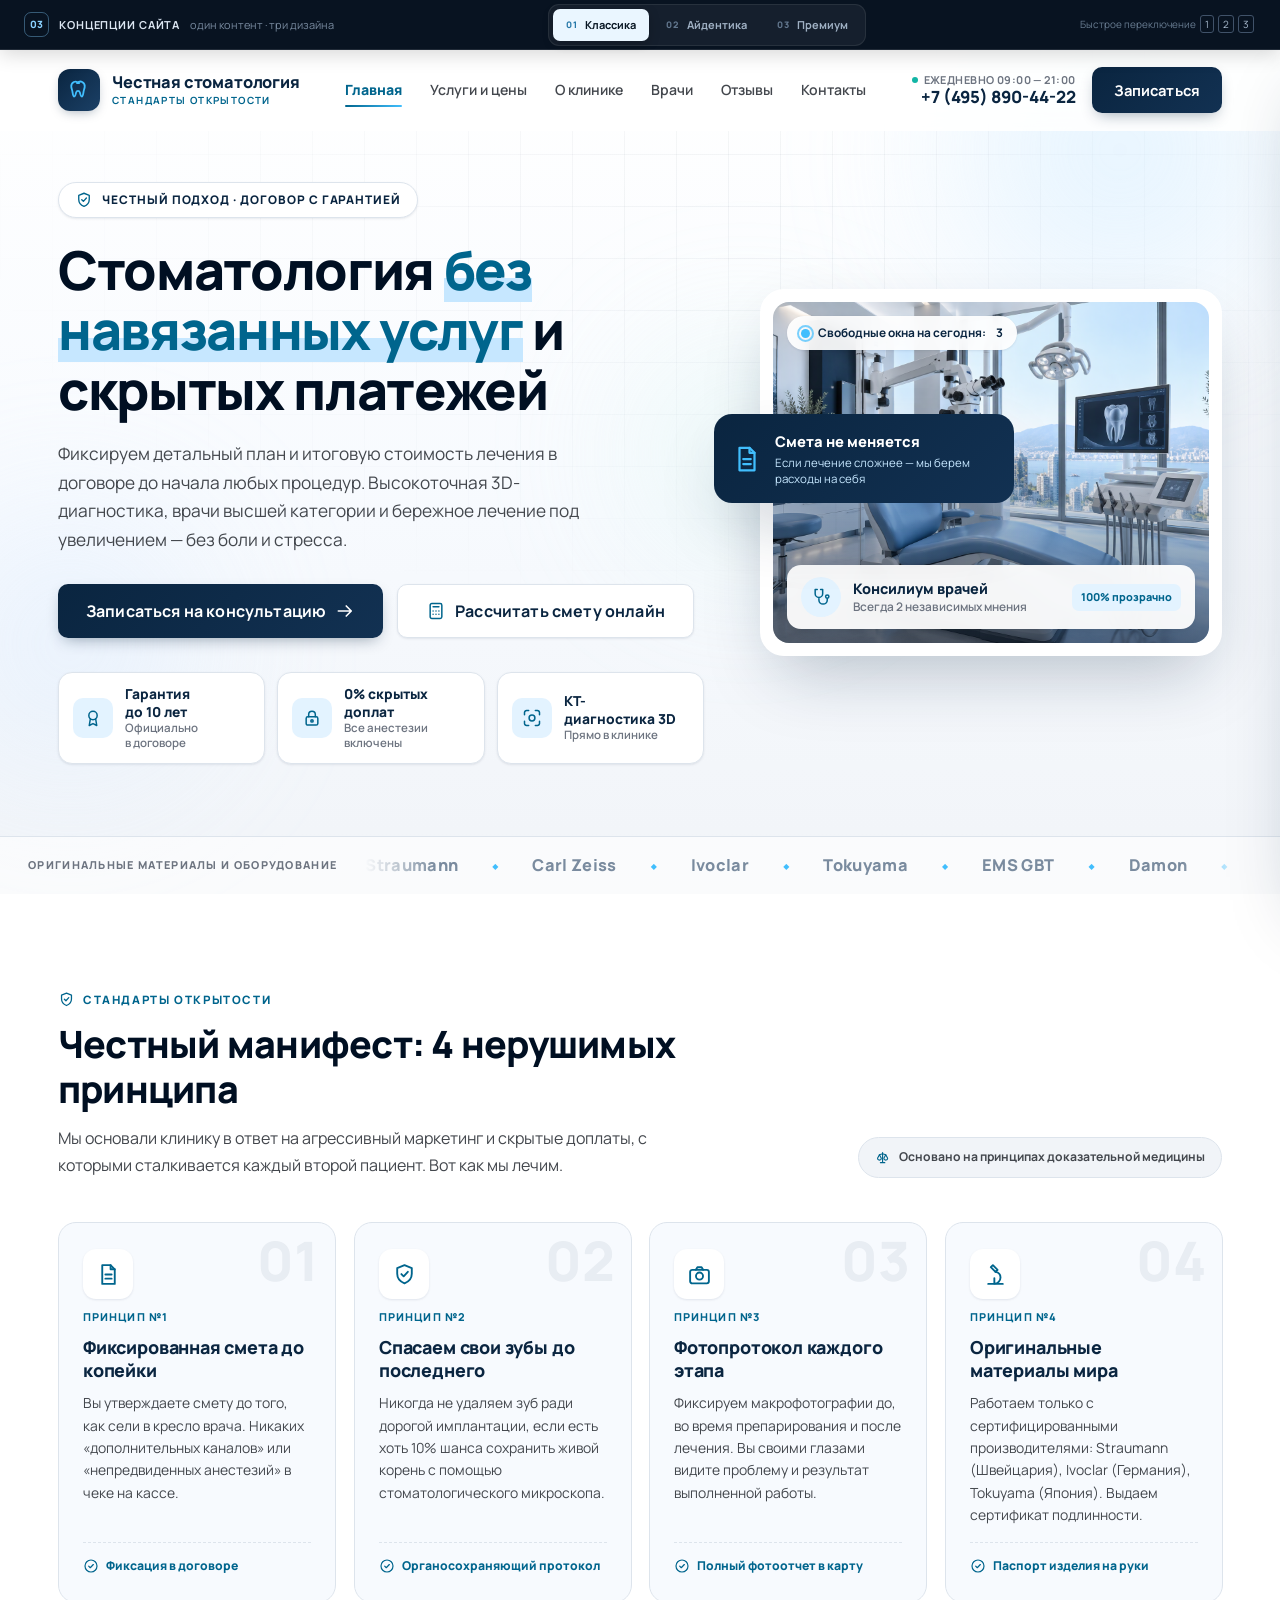
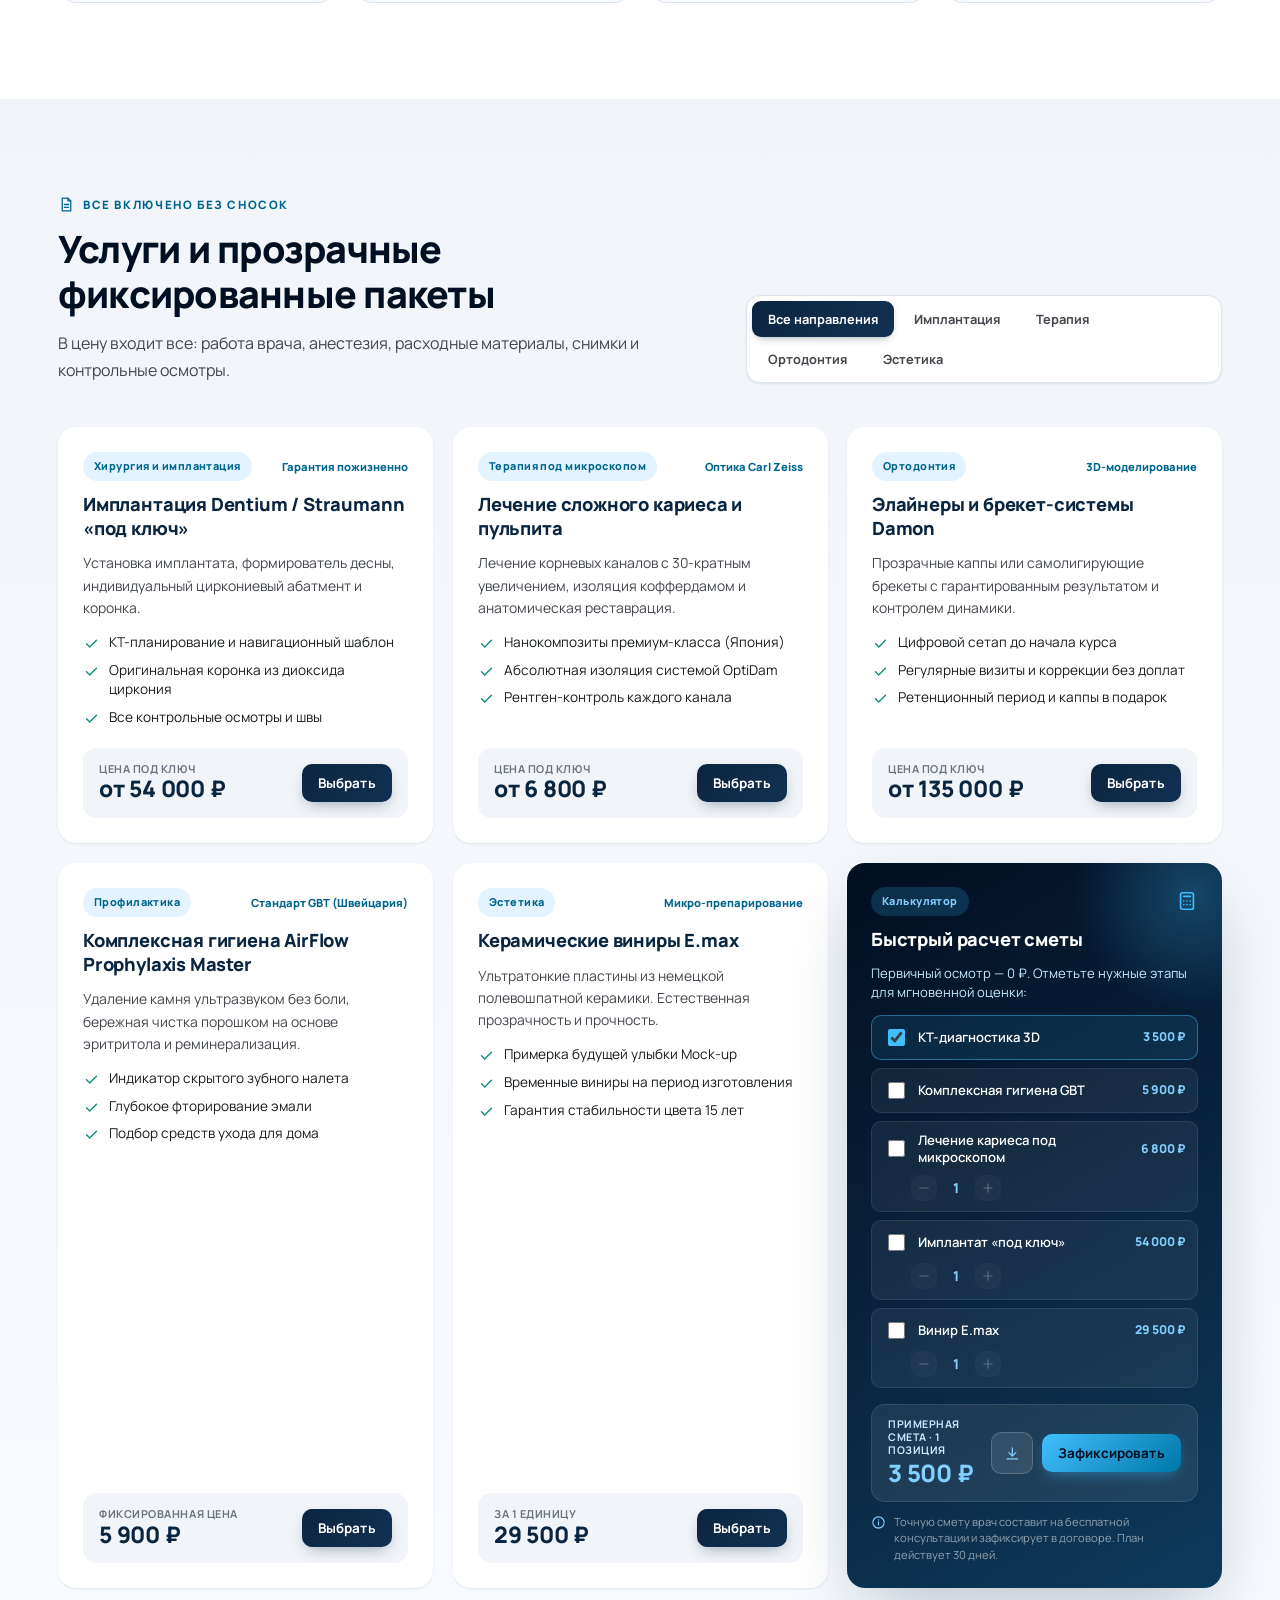
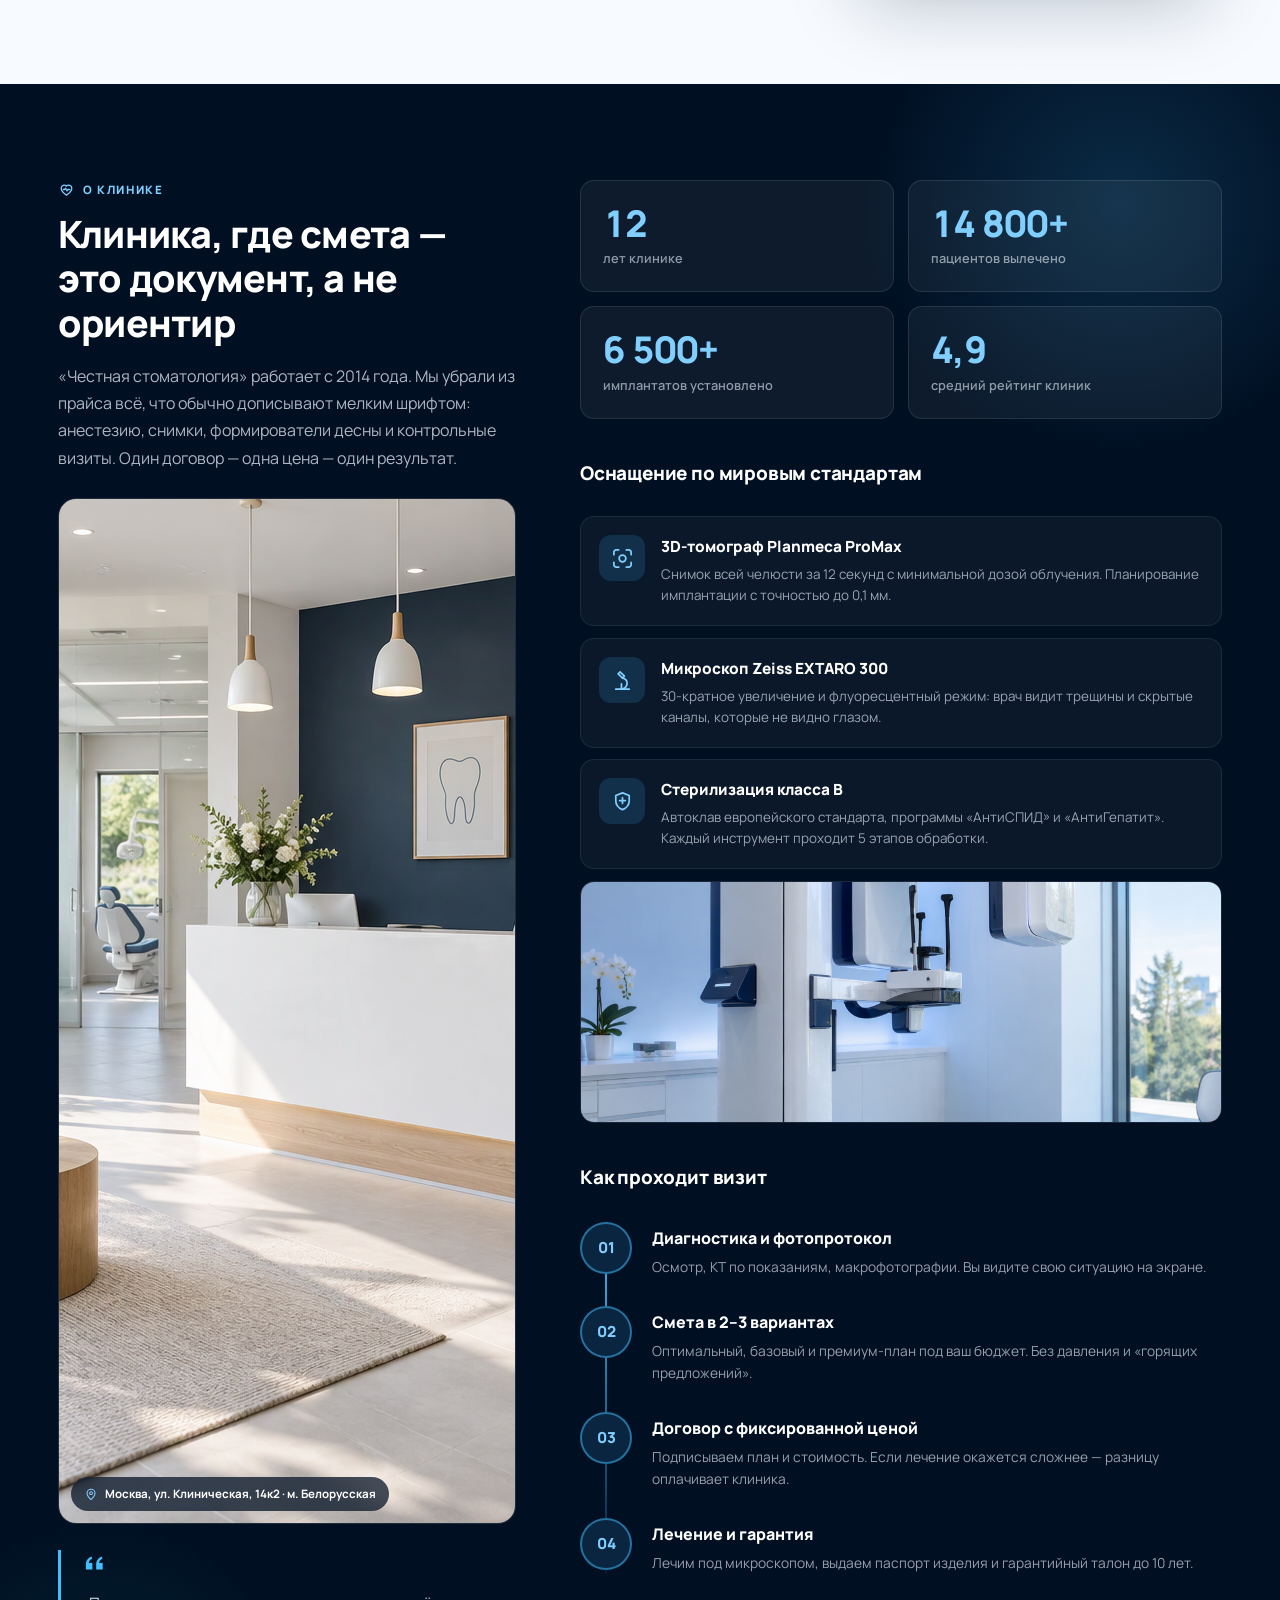
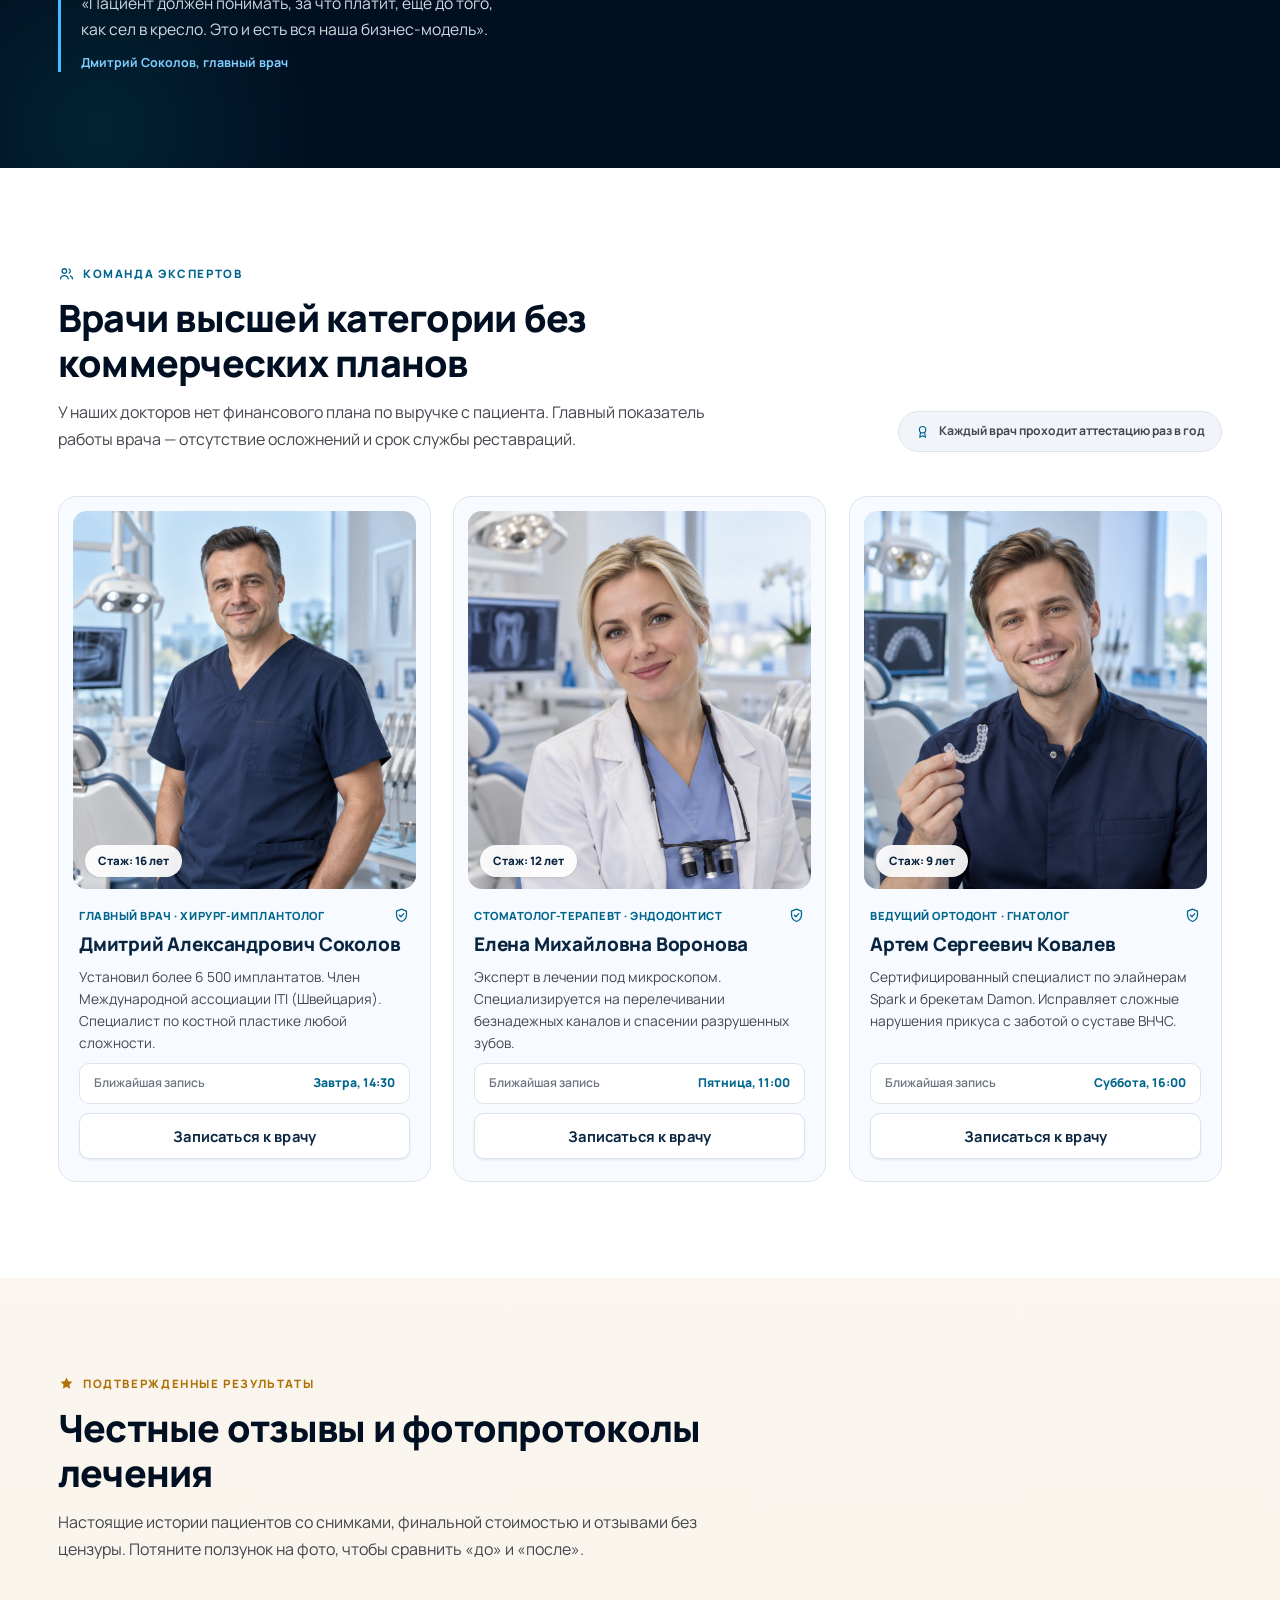
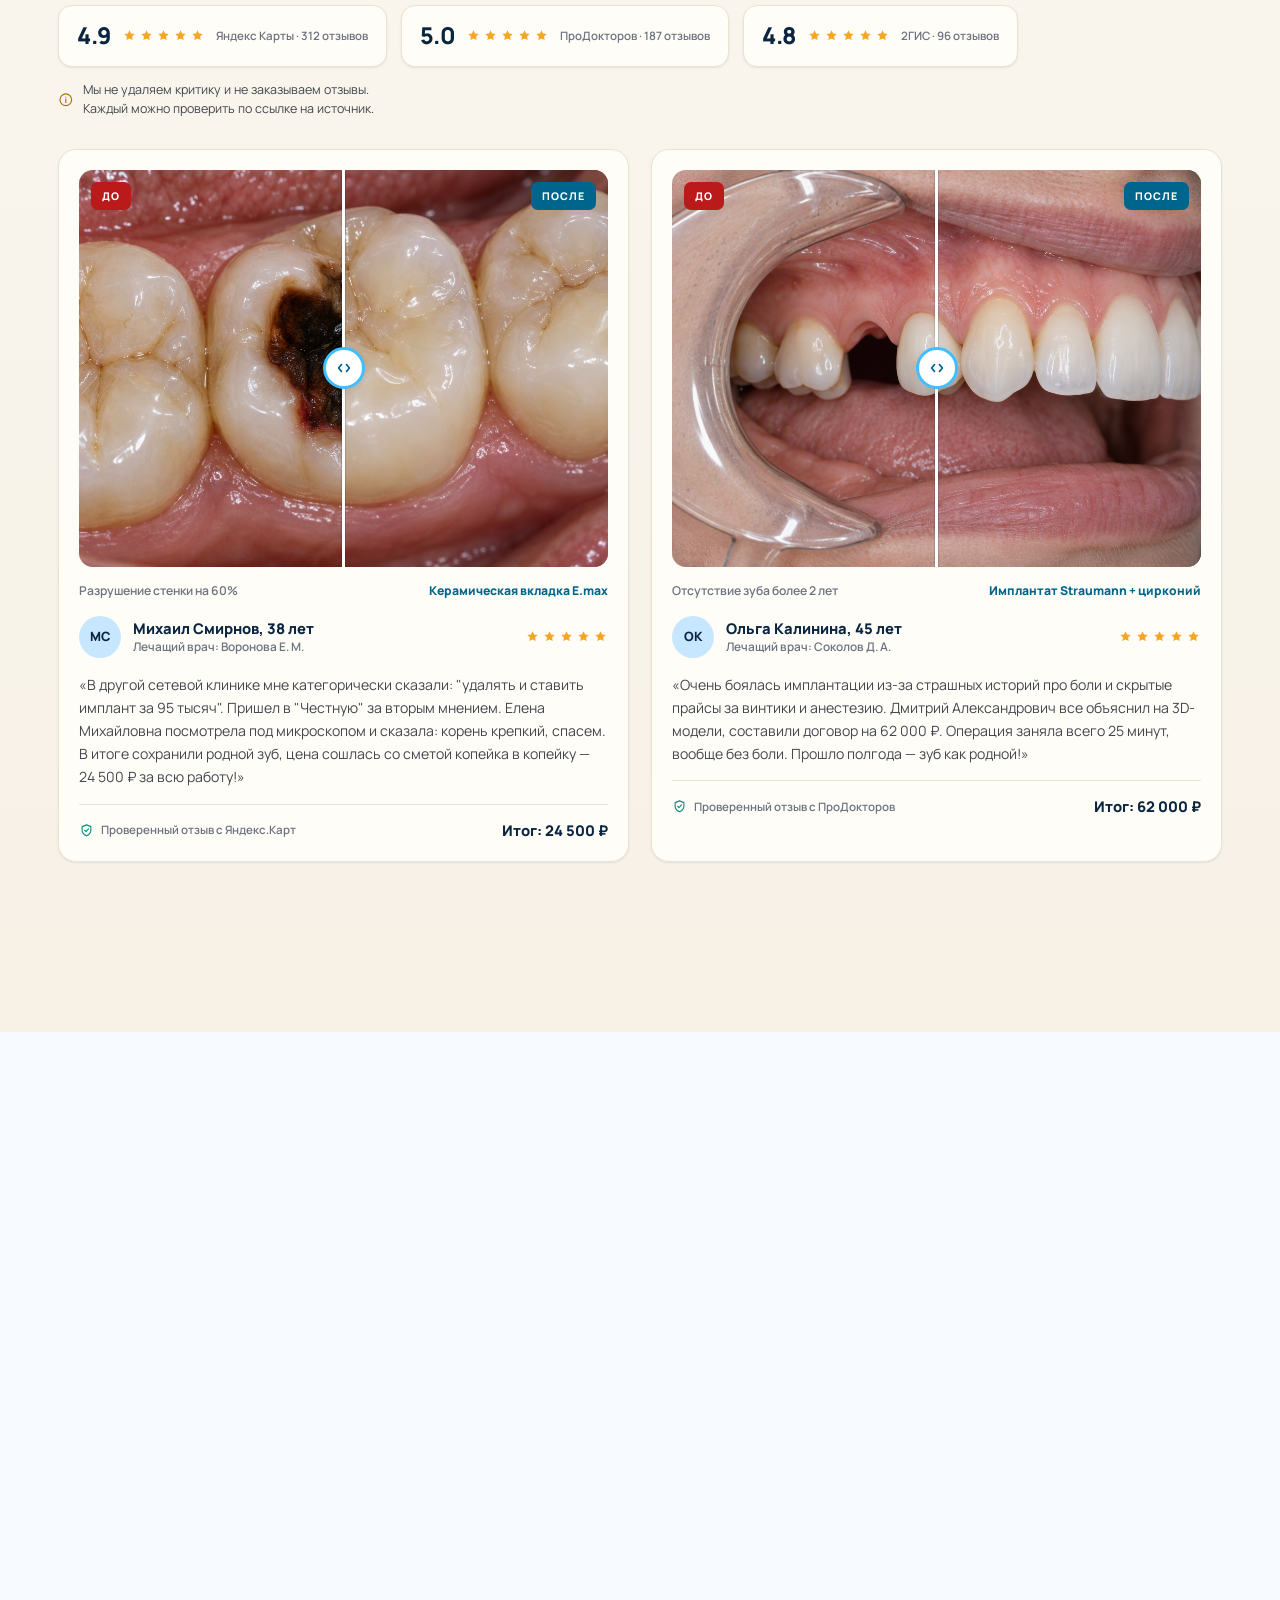
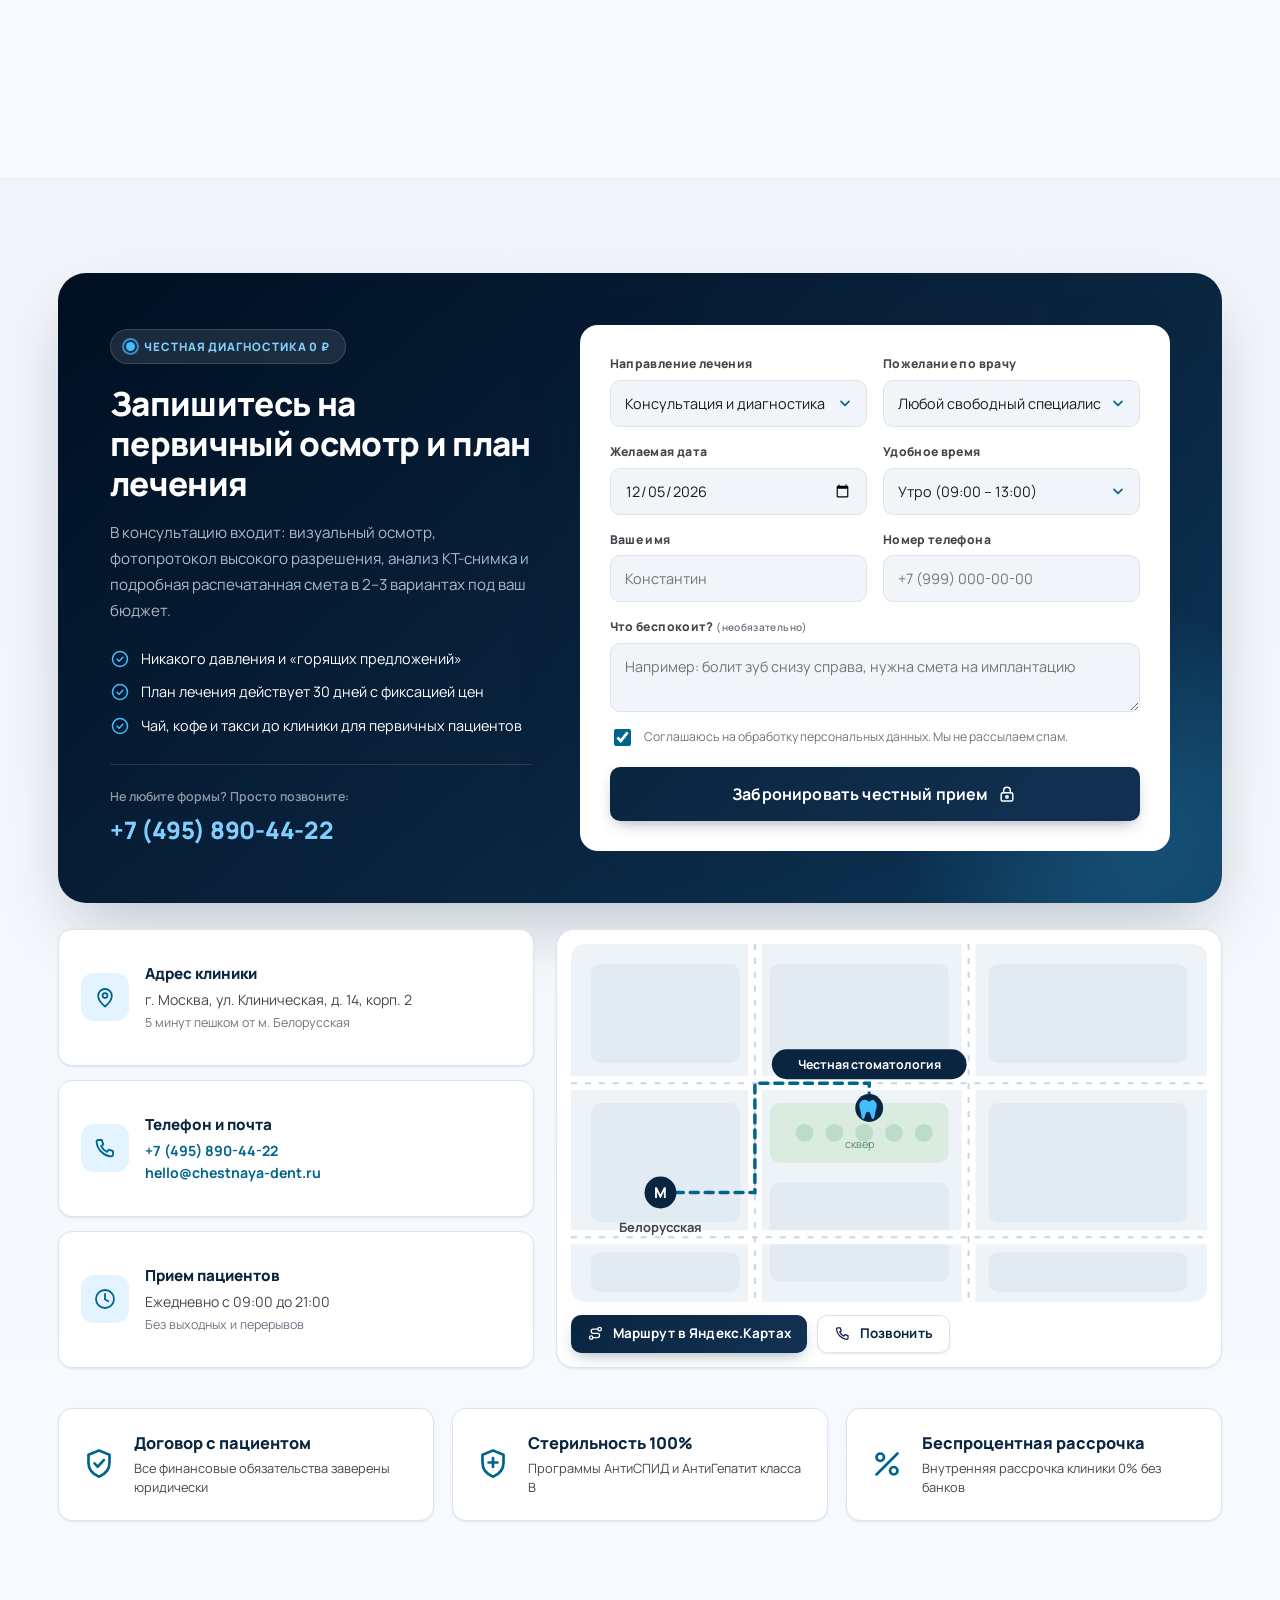
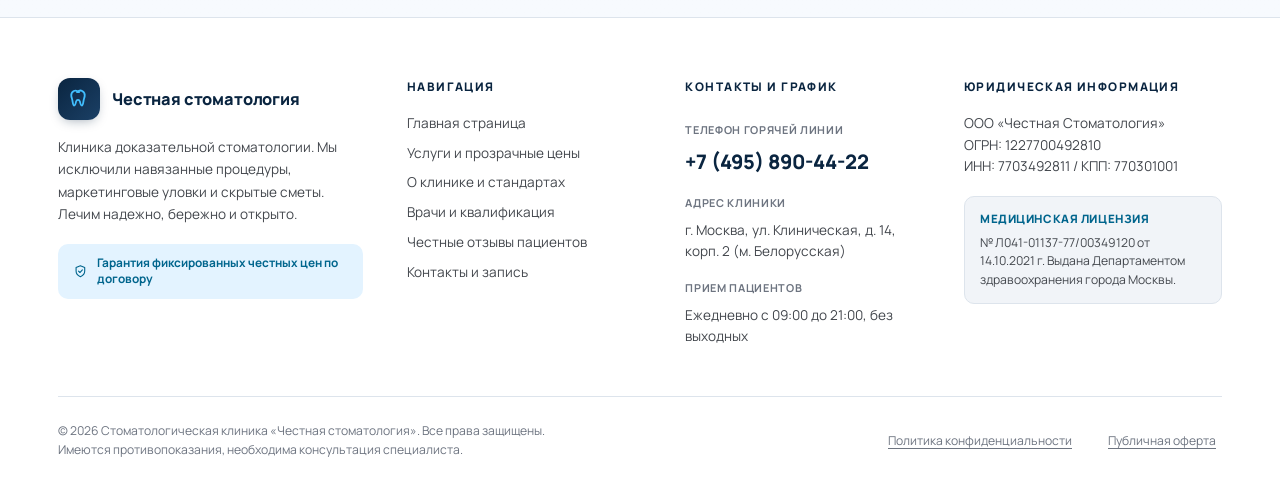
<file: index.html>
<!DOCTYPE html>
<html lang="ru">
<head>
  <meta charset="utf-8">
  <meta name="viewport" content="width=device-width, initial-scale=1.0">
  <title>Честная стоматология — клиника фиксированных цен в Москве</title>
  <meta name="description" content="Стоматология без навязанных услуг и скрытых платежей. Фиксируем смету в договоре до начала лечения. 3D-диагностика, микроскоп Zeiss, гарантия до 10 лет. Москва, м. Белорусская.">
  <meta property="og:title" content="Честная стоматология — смета не меняется">
  <meta property="og:description" content="Фиксируем план и стоимость лечения в договоре до начала процедур. Если лечение сложнее — расходы берём на себя.">
  <meta property="og:type" content="website">
  <meta property="og:image" content="assets/img/hero-clinic.png">
  <meta name="theme-color" content="#0a2540">
  <link rel="icon" href="data:image/svg+xml,%3Csvg xmlns='http://www.w3.org/2000/svg' viewBox='0 0 64 64'%3E%3Crect width='64' height='64' rx='14' fill='%230a2540'/%3E%3Cpath d='M32 18c-5-4.6-11.6-6-16-3.4C10.4 17.8 8 23.4 9 29.6c.9 5.6 2.7 9.6 3.6 15 .9 5.4 1.2 12.9 4.8 13.5 3.6.6 4.5-6.6 6-11.7.9-3 2.1-5.4 5.6-5.4s4.7 2.4 5.6 5.4c1.5 5.1 2.4 12.3 6 11.7 3.6-.6 3.9-8.1 4.8-13.5.9-5.4 2.7-9.4 3.6-15 1-6.2-1.4-11.8-7-15-4.4-2.6-11-1.2-16 3.4z' fill='%2341befd'/%3E%3C/svg%3E">
  <link rel="preconnect" href="https://fonts.googleapis.com">
  <link rel="preconnect" href="https://fonts.gstatic.com" crossorigin>
  <link href="https://fonts.googleapis.com/css2?family=Manrope:wght@400;500;600;700;800&display=swap" rel="stylesheet">
  <link rel="stylesheet" href="css/styles.css">
  <link rel="stylesheet" href="css/versions.css">
  <script>document.documentElement.classList.add('js');</script>
</head>
<body>

  <!-- ===== SVG icon sprite ===== -->
  <svg width="0" height="0" style="position:absolute" aria-hidden="true">
    <defs>
      <symbol id="i-tooth" viewBox="0 0 24 24" fill="none" stroke="currentColor" stroke-width="1.8" stroke-linecap="round" stroke-linejoin="round">
        <path d="M12 5.2c-1.6-1.5-3.7-2-5.2-1.2C4.9 5 4 6.9 4.3 9c.3 1.9.9 3.2 1.2 5 .3 1.8.4 4.3 1.6 4.5 1.2.2 1.5-2.2 2-3.9.3-1 .7-1.8 1.9-1.8s1.6.8 1.9 1.8c.5 1.7.8 4.1 2 3.9 1.2-.2 1.3-2.7 1.6-4.5.3-1.8.9-3.1 1.2-5 .3-2.1-.6-4-2.5-5-1.5-.8-3.6-.3-5.2 1.2Z"/>
      </symbol>
      <symbol id="i-shield" viewBox="0 0 24 24" fill="none" stroke="currentColor" stroke-width="1.8" stroke-linecap="round" stroke-linejoin="round">
        <path d="M12 3l7 2.8v5.4c0 4.5-3 7.6-7 9.3-4-1.7-7-4.8-7-9.3V5.8L12 3Z"/><path d="M9 11.6l2.2 2.2 4-4.4"/>
      </symbol>
      <symbol id="i-check" viewBox="0 0 24 24" fill="none" stroke="currentColor" stroke-width="2" stroke-linecap="round" stroke-linejoin="round">
        <path d="M5 12.5l4.5 4.5L19 7.5"/>
      </symbol>
      <symbol id="i-check-circle" viewBox="0 0 24 24" fill="none" stroke="currentColor" stroke-width="1.8" stroke-linecap="round" stroke-linejoin="round">
        <circle cx="12" cy="12" r="9"/><path d="M8.5 12.2l2.4 2.4 4.6-4.8"/>
      </symbol>
      <symbol id="i-star" viewBox="0 0 24 24" fill="currentColor" stroke="none">
        <path d="M12 3.6l2.5 5.2 5.7.8-4.1 4 1 5.7-5.1-2.7-5.1 2.7 1-5.7-4.1-4 5.7-.8L12 3.6Z"/>
      </symbol>
      <symbol id="i-phone" viewBox="0 0 24 24" fill="none" stroke="currentColor" stroke-width="1.8" stroke-linecap="round" stroke-linejoin="round">
        <path d="M5.2 4h3.6l1.5 4.4-2.2 1.6a12.5 12.5 0 0 0 5.9 5.9l1.6-2.2L20 15.2v3.6a1.6 1.6 0 0 1-1.7 1.6C10.6 19.9 4.1 13.4 3.6 5.7A1.6 1.6 0 0 1 5.2 4Z"/>
      </symbol>
      <symbol id="i-clock" viewBox="0 0 24 24" fill="none" stroke="currentColor" stroke-width="1.8" stroke-linecap="round" stroke-linejoin="round">
        <circle cx="12" cy="12" r="9"/><path d="M12 7v5.2l3.2 2"/>
      </symbol>
      <symbol id="i-pin" viewBox="0 0 24 24" fill="none" stroke="currentColor" stroke-width="1.8" stroke-linecap="round" stroke-linejoin="round">
        <path d="M12 21.5s-6.8-5.6-6.8-10.8A6.8 6.8 0 0 1 12 4a6.8 6.8 0 0 1 6.8 6.7c0 5.2-6.8 10.8-6.8 10.8Z"/><circle cx="12" cy="10.6" r="2.4"/>
      </symbol>
      <symbol id="i-mail" viewBox="0 0 24 24" fill="none" stroke="currentColor" stroke-width="1.8" stroke-linecap="round" stroke-linejoin="round">
        <rect x="3" y="5.5" width="18" height="13" rx="2"/><path d="M3.5 7.5l8.5 6 8.5-6"/>
      </symbol>
      <symbol id="i-close" viewBox="0 0 24 24" fill="none" stroke="currentColor" stroke-width="2" stroke-linecap="round">
        <path d="M6 6l12 12M18 6L6 18"/>
      </symbol>
      <symbol id="i-chevron" viewBox="0 0 24 24" fill="none" stroke="currentColor" stroke-width="2" stroke-linecap="round" stroke-linejoin="round">
        <path d="M6 9.5l6 6 6-6"/>
      </symbol>
      <symbol id="i-arrow-right" viewBox="0 0 24 24" fill="none" stroke="currentColor" stroke-width="2" stroke-linecap="round" stroke-linejoin="round">
        <path d="M4 12h15M13.5 6l6 6-6 6"/>
      </symbol>
      <symbol id="i-arrow-up" viewBox="0 0 24 24" fill="none" stroke="currentColor" stroke-width="2" stroke-linecap="round" stroke-linejoin="round">
        <path d="M12 19V5M6 11l6-6 6 6"/>
      </symbol>
      <symbol id="i-plus" viewBox="0 0 24 24" fill="none" stroke="currentColor" stroke-width="2" stroke-linecap="round">
        <path d="M12 5v14M5 12h14"/>
      </symbol>
      <symbol id="i-minus" viewBox="0 0 24 24" fill="none" stroke="currentColor" stroke-width="2" stroke-linecap="round">
        <path d="M5 12h14"/>
      </symbol>
      <symbol id="i-calendar" viewBox="0 0 24 24" fill="none" stroke="currentColor" stroke-width="1.8" stroke-linecap="round" stroke-linejoin="round">
        <rect x="3.5" y="5" width="17" height="16" rx="2"/><path d="M3.5 10h17M8 3v4M16 3v4"/>
      </symbol>
      <symbol id="i-award" viewBox="0 0 24 24" fill="none" stroke="currentColor" stroke-width="1.8" stroke-linecap="round" stroke-linejoin="round">
        <circle cx="12" cy="9" r="5"/><path d="M8.8 13.2L7.5 21l4.5-2.3L16.5 21l-1.3-7.8"/>
      </symbol>
      <symbol id="i-sparkles" viewBox="0 0 24 24" fill="none" stroke="currentColor" stroke-width="1.8" stroke-linecap="round" stroke-linejoin="round">
        <path d="M12 4l1.7 4.3L18 10l-4.3 1.7L12 16l-1.7-4.3L6 10l4.3-1.7L12 4Z"/><path d="M18.5 15.5l.8 2 2 .8-2 .8-.8 2-.8-2-2-.8 2-.8.8-2Z"/>
      </symbol>
      <symbol id="i-download" viewBox="0 0 24 24" fill="none" stroke="currentColor" stroke-width="1.8" stroke-linecap="round" stroke-linejoin="round">
        <path d="M12 4v11M7 11l5 5 5-5M4.5 20h15"/>
      </symbol>
      <symbol id="i-camera" viewBox="0 0 24 24" fill="none" stroke="currentColor" stroke-width="1.8" stroke-linecap="round" stroke-linejoin="round">
        <rect x="3" y="7.5" width="18" height="13" rx="2"/><path d="M8.5 7.5L10 5h4l1.5 2.5"/><circle cx="12" cy="13.5" r="3.4"/>
      </symbol>
      <symbol id="i-microscope" viewBox="0 0 24 24" fill="none" stroke="currentColor" stroke-width="1.8" stroke-linecap="round" stroke-linejoin="round">
        <path d="M9.5 3l4.5 4.5-2 2L7.5 5l2-2Z"/><path d="M12 9.5c2.9.5 4.8 2.7 4.8 5.4a5.9 5.9 0 0 1-5.9 5.9"/><path d="M5 21h14M10.9 15.5v5.5"/>
      </symbol>
      <symbol id="i-scan" viewBox="0 0 24 24" fill="none" stroke="currentColor" stroke-width="1.8" stroke-linecap="round" stroke-linejoin="round">
        <path d="M3 8V5.5A2.5 2.5 0 0 1 5.5 3H8M16 3h2.5A2.5 2.5 0 0 1 21 5.5V8M21 16v2.5a2.5 2.5 0 0 1-2.5 2.5H16M8 21H5.5A2.5 2.5 0 0 1 3 18.5V16"/><circle cx="12" cy="12" r="3.5"/>
      </symbol>
      <symbol id="i-quote" viewBox="0 0 24 24" fill="currentColor" stroke="none">
        <path d="M9.8 6C6.6 7.1 4.5 9.7 4.5 13.2V18h6v-6H7.2c.2-1.9 1.2-3.1 3-3.9L9.8 6ZM19.3 6c-3.2 1.1-5.3 3.7-5.3 7.2V18h6v-6h-3.3c.2-1.9 1.2-3.1 3-3.9L19.3 6Z"/>
      </symbol>
      <symbol id="i-lock" viewBox="0 0 24 24" fill="none" stroke="currentColor" stroke-width="1.8" stroke-linecap="round" stroke-linejoin="round">
        <rect x="5" y="10.5" width="14" height="10" rx="2"/><path d="M8 10.5V8a4 4 0 0 1 8 0v2.5"/><circle cx="12" cy="15.5" r="1.4"/>
      </symbol>
      <symbol id="i-calc" viewBox="0 0 24 24" fill="none" stroke="currentColor" stroke-width="1.8" stroke-linecap="round" stroke-linejoin="round">
        <rect x="5" y="3" width="14" height="18" rx="2"/><path d="M8.5 7h7M8.5 12h.01M12 12h.01M15.5 12h.01M8.5 16h.01M12 16h.01M15.5 16h.01"/>
      </symbol>
      <symbol id="i-scale" viewBox="0 0 24 24" fill="none" stroke="currentColor" stroke-width="1.8" stroke-linecap="round" stroke-linejoin="round">
        <path d="M12 4v16M8.5 20h7M12 6L7 7.5M12 6l5 1.5"/><path d="M7 7.5L4 13a3 3 0 0 0 6 0L7 7.5ZM17 7.5L14 13a3 3 0 0 0 6 0l-3-5.5Z"/>
      </symbol>
      <symbol id="i-heart" viewBox="0 0 24 24" fill="none" stroke="currentColor" stroke-width="1.8" stroke-linecap="round" stroke-linejoin="round">
        <path d="M12 20s-7.5-4.6-7.5-10A4.3 4.3 0 0 1 12 7.2 4.3 4.3 0 0 1 19.5 10c0 5.4-7.5 10-7.5 10Z"/><path d="M7.5 12h2l1.2-2 2 4 1.2-2h2.6"/>
      </symbol>
      <symbol id="i-route" viewBox="0 0 24 24" fill="none" stroke="currentColor" stroke-width="1.8" stroke-linecap="round" stroke-linejoin="round">
        <circle cx="6" cy="18" r="2.5"/><circle cx="18" cy="6" r="2.5"/><path d="M8.5 18H15a3 3 0 0 0 0-6H9a3 3 0 0 1 0-6h6.5"/>
      </symbol>
      <symbol id="i-external" viewBox="0 0 24 24" fill="none" stroke="currentColor" stroke-width="1.8" stroke-linecap="round" stroke-linejoin="round">
        <path d="M14 4h6v6M20 4L11 13"/><path d="M9 5H6a2 2 0 0 0-2 2v11a2 2 0 0 0 2 2h11a2 2 0 0 0 2-2v-3"/>
      </symbol>
      <symbol id="i-file" viewBox="0 0 24 24" fill="none" stroke="currentColor" stroke-width="1.8" stroke-linecap="round" stroke-linejoin="round">
        <path d="M6 3h8l4 4v14H6V3Z"/><path d="M14 3v4h4M9 12h6M9 16h6"/>
      </symbol>
      <symbol id="i-stethoscope" viewBox="0 0 24 24" fill="none" stroke="currentColor" stroke-width="1.8" stroke-linecap="round" stroke-linejoin="round">
        <path d="M5 3v5a4.5 4.5 0 0 0 9 0V3M7.5 3H5M14 3h-2.5M9.5 12.5v3a5 5 0 0 0 10 0v-1.6"/><circle cx="19.5" cy="11.5" r="2"/>
      </symbol>
      <symbol id="i-percent" viewBox="0 0 24 24" fill="none" stroke="currentColor" stroke-width="1.8" stroke-linecap="round" stroke-linejoin="round">
        <path d="M19 5L5 19"/><circle cx="7.5" cy="7.5" r="2.5"/><circle cx="16.5" cy="16.5" r="2.5"/>
      </symbol>
      <symbol id="i-info" viewBox="0 0 24 24" fill="none" stroke="currentColor" stroke-width="1.8" stroke-linecap="round" stroke-linejoin="round">
        <circle cx="12" cy="12" r="9"/><path d="M12 11v5M12 7.8h.01"/>
      </symbol>
      <symbol id="i-drag" viewBox="0 0 24 24" fill="none" stroke="currentColor" stroke-width="2" stroke-linecap="round" stroke-linejoin="round">
        <path d="M9 8l-3.5 4L9 16M15 8l3.5 4L15 16"/>
      </symbol>
      <symbol id="i-users" viewBox="0 0 24 24" fill="none" stroke="currentColor" stroke-width="1.8" stroke-linecap="round" stroke-linejoin="round">
        <circle cx="9" cy="8.5" r="3.2"/><path d="M3.5 19.5c.6-3 2.8-4.5 5.5-4.5s4.9 1.5 5.5 4.5M15.5 5.6a3.2 3.2 0 0 1 0 5.9M17.5 15.3c1.7.6 2.8 1.9 3.1 4.2"/>
      </symbol>
      <symbol id="i-sterile" viewBox="0 0 24 24" fill="none" stroke="currentColor" stroke-width="1.8" stroke-linecap="round" stroke-linejoin="round">
        <path d="M12 3l7 2.8v5.4c0 4.5-3 7.6-7 9.3-4-1.7-7-4.8-7-9.3V5.8L12 3Z"/><path d="M12 8v6M9 11h6"/>
      </symbol>
    </defs>
  </svg>

  <!-- ===== Header ===== -->
  <header class="site-header" id="siteHeader">
    <div class="scroll-progress" aria-hidden="true"><span id="scrollProgress"></span></div>
    <div class="container header-inner">
      <a class="brand" href="#main" data-scroll aria-label="Честная стоматология — на главную">
        <span class="brand-badge"><svg class="icon"><use href="#i-tooth"/></svg></span>
        <span class="brand-text">
          <strong>Честная стоматология</strong>
          <small>Стандарты открытости</small>
        </span>
      </a>
      <nav class="main-nav" aria-label="Основная навигация">
        <a class="nav-link is-active" href="#main" data-scroll data-section="main">Главная</a>
        <a class="nav-link" href="#services-and-prices" data-scroll data-section="services-and-prices">Услуги и цены</a>
        <a class="nav-link" href="#about-clinic" data-scroll data-section="about-clinic">О клинике</a>
        <a class="nav-link" href="#doctors" data-scroll data-section="doctors">Врачи</a>
        <a class="nav-link" href="#honest-reviews" data-scroll data-section="honest-reviews">Отзывы</a>
        <a class="nav-link" href="#contacts" data-scroll data-section="contacts">Контакты</a>
      </nav>
      <div class="header-actions">
        <div class="header-contacts">
          <span class="header-hours"><i class="dot" aria-hidden="true"></i>Ежедневно 09:00 — 21:00</span>
          <a class="header-phone" href="tel:+74958904422">+7 (495) 890-44-22</a>
        </div>
        <a class="btn btn-primary header-cta" href="#contacts" data-scroll>Записаться</a>
        <a class="icon-btn header-call" href="tel:+74958904422" aria-label="Позвонить в клинику"><svg class="icon"><use href="#i-phone"/></svg></a>
        <button class="burger" id="burger" type="button" aria-label="Открыть меню" aria-expanded="false" aria-controls="mobileMenu">
          <span></span><span></span><span></span>
        </button>
      </div>
    </div>
  </header>

  <!-- ===== Mobile menu ===== -->
  <div class="menu-overlay" id="menuOverlay" hidden></div>
  <aside class="mobile-menu" id="mobileMenu" aria-hidden="true" aria-label="Мобильное меню">
    <div class="mm-head">
      <span class="brand">
        <span class="brand-badge"><svg class="icon"><use href="#i-tooth"/></svg></span>
        <span class="brand-text"><strong>Честная стоматология</strong><small>Стандарты открытости</small></span>
      </span>
      <button class="icon-btn" id="menuClose" type="button" aria-label="Закрыть меню"><svg class="icon"><use href="#i-close"/></svg></button>
    </div>
    <nav class="mm-nav" aria-label="Навигация по сайту">
      <a class="mm-link" href="#main" data-scroll><span>Главная</span><svg class="icon"><use href="#i-arrow-right"/></svg></a>
      <a class="mm-link" href="#services-and-prices" data-scroll><span>Услуги и цены</span><svg class="icon"><use href="#i-arrow-right"/></svg></a>
      <a class="mm-link" href="#about-clinic" data-scroll><span>О клинике</span><svg class="icon"><use href="#i-arrow-right"/></svg></a>
      <a class="mm-link" href="#doctors" data-scroll><span>Врачи</span><svg class="icon"><use href="#i-arrow-right"/></svg></a>
      <a class="mm-link" href="#honest-reviews" data-scroll><span>Честные отзывы</span><svg class="icon"><use href="#i-arrow-right"/></svg></a>
      <a class="mm-link" href="#faq" data-scroll><span>Вопросы и ответы</span><svg class="icon"><use href="#i-arrow-right"/></svg></a>
      <a class="mm-link" href="#contacts" data-scroll><span>Контакты</span><svg class="icon"><use href="#i-arrow-right"/></svg></a>
    </nav>
    <div class="mm-footer">
      <a class="mm-phone" href="tel:+74958904422">+7 (495) 890-44-22</a>
      <span class="mm-hours"><svg class="icon"><use href="#i-clock"/></svg>Ежедневно 09:00 — 21:00</span>
      <a class="btn btn-primary btn-block" href="#contacts" data-scroll>Записаться на прием</a>
    </div>
  </aside>

  <main id="main-content">

    <!-- ===== Hero ===== -->
    <section class="hero" id="main" data-spy>
      <div class="hero-bg" aria-hidden="true">
        <div class="hero-grid"></div>
        <div class="blob blob-a" data-parallax="0.12"></div>
        <div class="blob blob-b" data-parallax="0.2"></div>
        <div class="blob blob-c" data-parallax="0.08"></div>
      </div>
      <div class="container hero-inner">
        <div class="hero-content">
          <div class="hero-badge reveal"><svg class="icon"><use href="#i-shield"/></svg><span>Честный подход · Договор с гарантией</span></div>
          <h1 class="hero-title reveal" style="--d:.08s">Стоматология <span class="mark">без навязанных услуг</span> и скрытых платежей</h1>
          <p class="hero-lead reveal" style="--d:.16s">Фиксируем детальный план и итоговую стоимость лечения в договоре до начала любых процедур. Высокоточная 3D-диагностика, врачи высшей категории и бережное лечение под увеличением — без боли и стресса.</p>
          <div class="hero-cta reveal" style="--d:.24s">
            <a class="btn btn-primary btn-lg" href="#contacts" data-scroll><span>Записаться на консультацию</span><svg class="icon"><use href="#i-arrow-right"/></svg></a>
            <a class="btn btn-light btn-lg" href="#services-and-prices" data-scroll><svg class="icon icon-accent"><use href="#i-calc"/></svg><span>Рассчитать смету онлайн</span></a>
          </div>
          <div class="trust-row reveal" style="--d:.32s">
            <div class="trust-item">
              <span class="trust-icon"><svg class="icon"><use href="#i-award"/></svg></span>
              <span class="trust-text"><strong>Гарантия до 10 лет</strong><small>Официально в договоре</small></span>
            </div>
            <div class="trust-item">
              <span class="trust-icon"><svg class="icon"><use href="#i-lock"/></svg></span>
              <span class="trust-text"><strong>0% скрытых доплат</strong><small>Все анестезии включены</small></span>
            </div>
            <div class="trust-item">
              <span class="trust-icon"><svg class="icon"><use href="#i-scan"/></svg></span>
              <span class="trust-text"><strong>КТ-диагностика 3D</strong><small>Прямо в клинике</small></span>
            </div>
          </div>
        </div>
        <div class="hero-visual reveal" style="--d:.2s">
          <div class="hero-card" data-parallax="-0.05">
            <div class="hero-photo">
              <img src="assets/img/hero-clinic.png" alt="Современный стоматологический кабинет с микроскопом Zeiss и панорамными окнами" width="1536" height="1024" fetchpriority="high">
              <div class="hero-photo-shade" aria-hidden="true"></div>
              <div class="live-badge"><i class="pulse-dot" aria-hidden="true"></i>Свободные окна на сегодня: <strong>&nbsp;3</strong></div>
              <div class="hero-overlay-card">
                <span class="hoc-icon"><svg class="icon"><use href="#i-stethoscope"/></svg></span>
                <span class="hoc-text"><strong>Консилиум врачей</strong><small>Всегда 2 независимых мнения</small></span>
                <span class="hoc-tag">100% прозрачно</span>
              </div>
            </div>
          </div>
          <div class="float-note reveal" style="--d:.45s">
            <svg class="icon"><use href="#i-file"/></svg>
            <div><strong>Смета не меняется</strong><small>Если лечение сложнее — мы берем расходы на себя</small></div>
          </div>
        </div>
      </div>
      <div class="brands-strip" aria-label="Производители материалов и оборудования">
        <span class="brands-label">Оригинальные материалы и оборудование</span>
        <div class="marquee" data-marquee>
          <div class="marquee-track">
            <span>Straumann</span><i>◆</i><span>Carl Zeiss</span><i>◆</i><span>Ivoclar</span><i>◆</i><span>Tokuyama</span><i>◆</i><span>EMS GBT</span><i>◆</i><span>Damon</span><i>◆</i><span>Spark</span><i>◆</i><span>Dentium</span><i>◆</i>
            <span>Straumann</span><i>◆</i><span>Carl Zeiss</span><i>◆</i><span>Ivoclar</span><i>◆</i><span>Tokuyama</span><i>◆</i><span>EMS GBT</span><i>◆</i><span>Damon</span><i>◆</i><span>Spark</span><i>◆</i><span>Dentium</span><i>◆</i>
          </div>
        </div>
      </div>
    </section>

    <!-- ===== Manifest ===== -->
    <section class="section manifest" id="manifest">
      <div class="container">
        <div class="section-head reveal">
          <div class="section-head-text">
            <span class="eyebrow"><svg class="icon"><use href="#i-shield"/></svg>Стандарты открытости</span>
            <h2 class="section-title">Честный манифест: 4 нерушимых принципа</h2>
            <p class="section-lead">Мы основали клинику в ответ на агрессивный маркетинг и скрытые доплаты, с которыми сталкивается каждый второй пациент. Вот как мы лечим.</p>
          </div>
          <span class="head-note"><svg class="icon"><use href="#i-scale"/></svg>Основано на принципах доказательной медицины</span>
        </div>
        <div class="pillars">
          <article class="pillar reveal">
            <span class="pillar-num" aria-hidden="true">01</span>
            <span class="pillar-icon"><svg class="icon"><use href="#i-file"/></svg></span>
            <span class="pillar-tag">Принцип №1</span>
            <h3>Фиксированная смета до копейки</h3>
            <p>Вы утверждаете смету до того, как сели в кресло врача. Никаких «дополнительных каналов» или «непредвиденных анестезий» в чеке на кассе.</p>
            <span class="pillar-foot"><svg class="icon"><use href="#i-check-circle"/></svg>Фиксация в договоре</span>
          </article>
          <article class="pillar reveal" style="--d:.08s">
            <span class="pillar-num" aria-hidden="true">02</span>
            <span class="pillar-icon"><svg class="icon"><use href="#i-shield"/></svg></span>
            <span class="pillar-tag">Принцип №2</span>
            <h3>Спасаем свои зубы до последнего</h3>
            <p>Никогда не удаляем зуб ради дорогой имплантации, если есть хоть 10% шанса сохранить живой корень с помощью стоматологического микроскопа.</p>
            <span class="pillar-foot"><svg class="icon"><use href="#i-check-circle"/></svg>Органосохраняющий протокол</span>
          </article>
          <article class="pillar reveal" style="--d:.16s">
            <span class="pillar-num" aria-hidden="true">03</span>
            <span class="pillar-icon"><svg class="icon"><use href="#i-camera"/></svg></span>
            <span class="pillar-tag">Принцип №3</span>
            <h3>Фотопротокол каждого этапа</h3>
            <p>Фиксируем макрофотографии до, во время препарирования и после лечения. Вы своими глазами видите проблему и результат выполненной работы.</p>
            <span class="pillar-foot"><svg class="icon"><use href="#i-check-circle"/></svg>Полный фотоотчет в карту</span>
          </article>
          <article class="pillar reveal" style="--d:.24s">
            <span class="pillar-num" aria-hidden="true">04</span>
            <span class="pillar-icon"><svg class="icon"><use href="#i-microscope"/></svg></span>
            <span class="pillar-tag">Принцип №4</span>
            <h3>Оригинальные материалы мира</h3>
            <p>Работаем только с сертифицированными производителями: Straumann (Швейцария), Ivoclar (Германия), Tokuyama (Япония). Выдаем сертификат подлинности.</p>
            <span class="pillar-foot"><svg class="icon"><use href="#i-check-circle"/></svg>Паспорт изделия на руки</span>
          </article>
        </div>
      </div>
    </section>

    <!-- ===== Services & prices ===== -->
    <section class="section services" id="services-and-prices" data-spy>
      <div class="container">
        <div class="section-head reveal">
          <div class="section-head-text">
            <span class="eyebrow"><svg class="icon"><use href="#i-file"/></svg>Все включено без сносок</span>
            <h2 class="section-title">Услуги и прозрачные фиксированные пакеты</h2>
            <p class="section-lead">В цену входит все: работа врача, анестезия, расходные материалы, снимки и контрольные осмотры.</p>
          </div>
          <div class="filters" role="group" aria-label="Фильтр услуг">
            <button class="filter-btn is-active" type="button" data-filter="all">Все направления</button>
            <button class="filter-btn" type="button" data-filter="implant">Имплантация</button>
            <button class="filter-btn" type="button" data-filter="therapy">Терапия</button>
            <button class="filter-btn" type="button" data-filter="ortho">Ортодонтия</button>
            <button class="filter-btn" type="button" data-filter="esthetics">Эстетика</button>
          </div>
        </div>

        <div class="services-grid" id="servicesGrid">
          <article class="service-card reveal" data-cat="implant">
            <div class="card-top">
              <span class="chip">Хирургия и имплантация</span>
              <span class="card-feature">Гарантия пожизненно</span>
            </div>
            <h3 class="service-title">Имплантация Dentium / Straumann «под ключ»</h3>
            <p class="service-desc">Установка имплантата, формирователь десны, индивидуальный циркониевый абатмент и коронка.</p>
            <ul class="check-list">
              <li><svg class="icon"><use href="#i-check"/></svg>КТ-планирование и навигационный шаблон</li>
              <li><svg class="icon"><use href="#i-check"/></svg>Оригинальная коронка из диоксида циркония</li>
              <li><svg class="icon"><use href="#i-check"/></svg>Все контрольные осмотры и швы</li>
            </ul>
            <div class="price-row">
              <div class="price"><small>Цена под ключ</small><strong>от 54 000 ₽</strong></div>
              <button class="btn btn-primary btn-sm" type="button" data-service="implant">Выбрать</button>
            </div>
          </article>

          <article class="service-card reveal" data-cat="therapy" style="--d:.06s">
            <div class="card-top">
              <span class="chip">Терапия под микроскопом</span>
              <span class="card-feature">Оптика Carl Zeiss</span>
            </div>
            <h3 class="service-title">Лечение сложного кариеса и пульпита</h3>
            <p class="service-desc">Лечение корневых каналов с 30-кратным увеличением, изоляция коффердамом и анатомическая реставрация.</p>
            <ul class="check-list">
              <li><svg class="icon"><use href="#i-check"/></svg>Нанокомпозиты премиум-класса (Япония)</li>
              <li><svg class="icon"><use href="#i-check"/></svg>Абсолютная изоляция системой OptiDam</li>
              <li><svg class="icon"><use href="#i-check"/></svg>Рентген-контроль каждого канала</li>
            </ul>
            <div class="price-row">
              <div class="price"><small>Цена под ключ</small><strong>от 6 800 ₽</strong></div>
              <button class="btn btn-primary btn-sm" type="button" data-service="therapy">Выбрать</button>
            </div>
          </article>

          <article class="service-card reveal" data-cat="ortho" style="--d:.12s">
            <div class="card-top">
              <span class="chip">Ортодонтия</span>
              <span class="card-feature">3D-моделирование</span>
            </div>
            <h3 class="service-title">Элайнеры и брекет-системы Damon</h3>
            <p class="service-desc">Прозрачные каппы или самолигирующие брекеты с гарантированным результатом и контролем динамики.</p>
            <ul class="check-list">
              <li><svg class="icon"><use href="#i-check"/></svg>Цифровой сетап до начала курса</li>
              <li><svg class="icon"><use href="#i-check"/></svg>Регулярные визиты и коррекции без доплат</li>
              <li><svg class="icon"><use href="#i-check"/></svg>Ретенционный период и каппы в подарок</li>
            </ul>
            <div class="price-row">
              <div class="price"><small>Цена под ключ</small><strong>от 135 000 ₽</strong></div>
              <button class="btn btn-primary btn-sm" type="button" data-service="ortho">Выбрать</button>
            </div>
          </article>

          <article class="service-card reveal" data-cat="therapy">
            <div class="card-top">
              <span class="chip">Профилактика</span>
              <span class="card-feature">Стандарт GBT (Швейцария)</span>
            </div>
            <h3 class="service-title">Комплексная гигиена AirFlow Prophylaxis Master</h3>
            <p class="service-desc">Удаление камня ультразвуком без боли, бережная чистка порошком на основе эритритола и реминерализация.</p>
            <ul class="check-list">
              <li><svg class="icon"><use href="#i-check"/></svg>Индикатор скрытого зубного налета</li>
              <li><svg class="icon"><use href="#i-check"/></svg>Глубокое фторирование эмали</li>
              <li><svg class="icon"><use href="#i-check"/></svg>Подбор средств ухода для дома</li>
            </ul>
            <div class="price-row">
              <div class="price"><small>Фиксированная цена</small><strong>5 900 ₽</strong></div>
              <button class="btn btn-primary btn-sm" type="button" data-service="hygiene">Выбрать</button>
            </div>
          </article>

          <article class="service-card reveal" data-cat="esthetics" style="--d:.06s">
            <div class="card-top">
              <span class="chip">Эстетика</span>
              <span class="card-feature">Микро-препарирование</span>
            </div>
            <h3 class="service-title">Керамические виниры E.max</h3>
            <p class="service-desc">Ультратонкие пластины из немецкой полевошпатной керамики. Естественная прозрачность и прочность.</p>
            <ul class="check-list">
              <li><svg class="icon"><use href="#i-check"/></svg>Примерка будущей улыбки Mock-up</li>
              <li><svg class="icon"><use href="#i-check"/></svg>Временные виниры на период изготовления</li>
              <li><svg class="icon"><use href="#i-check"/></svg>Гарантия стабильности цвета 15 лет</li>
            </ul>
            <div class="price-row">
              <div class="price"><small>За 1 единицу</small><strong>29 500 ₽</strong></div>
              <button class="btn btn-primary btn-sm" type="button" data-service="veneers">Выбрать</button>
            </div>
          </article>

          <!-- Calculator -->
          <article class="calc-card reveal" style="--d:.12s" id="calculator">
            <div class="card-top">
              <span class="chip chip-sky">Калькулятор</span>
              <svg class="icon calc-tune"><use href="#i-calc"/></svg>
            </div>
            <h3 class="service-title">Быстрый расчет сметы</h3>
            <p class="calc-lead">Первичный осмотр — 0 ₽. Отметьте нужные этапы для мгновенной оценки:</p>
            <div class="calc-items" id="calcItems">
              <div class="calc-item" data-key="ct" data-price="3500">
                <label class="calc-label">
                  <input class="calc-check" type="checkbox" checked>
                  <span class="calc-name">КТ-диагностика 3D</span>
                  <span class="calc-price">3 500 ₽</span>
                </label>
              </div>
              <div class="calc-item" data-key="hygiene" data-price="5900">
                <label class="calc-label">
                  <input class="calc-check" type="checkbox">
                  <span class="calc-name">Комплексная гигиена GBT</span>
                  <span class="calc-price">5 900 ₽</span>
                </label>
              </div>
              <div class="calc-item" data-key="caries" data-price="6800" data-qty="1" data-max="6">
                <label class="calc-label">
                  <input class="calc-check" type="checkbox">
                  <span class="calc-name">Лечение кариеса под микроскопом</span>
                  <span class="calc-price">6 800 ₽</span>
                </label>
                <div class="stepper" aria-label="Количество зубов">
                  <button class="step-btn" type="button" data-step="-1" aria-label="Убрать зуб" disabled><svg class="icon"><use href="#i-minus"/></svg></button>
                  <span class="step-value">1</span>
                  <button class="step-btn" type="button" data-step="1" aria-label="Добавить зуб" disabled><svg class="icon"><use href="#i-plus"/></svg></button>
                </div>
              </div>
              <div class="calc-item" data-key="implant" data-price="54000" data-qty="1" data-max="4">
                <label class="calc-label">
                  <input class="calc-check" type="checkbox">
                  <span class="calc-name">Имплантат «под ключ»</span>
                  <span class="calc-price">54 000 ₽</span>
                </label>
                <div class="stepper" aria-label="Количество имплантатов">
                  <button class="step-btn" type="button" data-step="-1" aria-label="Убрать имплантат" disabled><svg class="icon"><use href="#i-minus"/></svg></button>
                  <span class="step-value">1</span>
                  <button class="step-btn" type="button" data-step="1" aria-label="Добавить имплантат" disabled><svg class="icon"><use href="#i-plus"/></svg></button>
                </div>
              </div>
              <div class="calc-item" data-key="veneer" data-price="29500" data-qty="1" data-max="10">
                <label class="calc-label">
                  <input class="calc-check" type="checkbox">
                  <span class="calc-name">Винир E.max</span>
                  <span class="calc-price">29 500 ₽</span>
                </label>
                <div class="stepper" aria-label="Количество виниров">
                  <button class="step-btn" type="button" data-step="-1" aria-label="Убрать винир" disabled><svg class="icon"><use href="#i-minus"/></svg></button>
                  <span class="step-value">1</span>
                  <button class="step-btn" type="button" data-step="1" aria-label="Добавить винир" disabled><svg class="icon"><use href="#i-plus"/></svg></button>
                </div>
              </div>
            </div>
            <div class="calc-total-row">
              <div class="calc-total">
                <small>Примерная смета <span id="calcCount">· 1 позиция</span></small>
                <strong id="calcTotal">3 500 ₽</strong>
              </div>
              <div class="calc-actions">
                <button class="icon-btn icon-btn-sky" type="button" id="calcDownload" aria-label="Скачать смету текстовым файлом" title="Скачать смету"><svg class="icon"><use href="#i-download"/></svg></button>
                <button class="btn btn-sky btn-sm" type="button" id="calcFix">Зафиксировать</button>
              </div>
            </div>
            <p class="calc-note"><svg class="icon"><use href="#i-info"/></svg>Точную смету врач составит на бесплатной консультации и зафиксирует в договоре. План действует 30 дней.</p>
          </article>
        </div>
      </div>
    </section>

    <!-- ===== About clinic (dark) ===== -->
    <section class="section about" id="about-clinic" data-spy>
      <div class="about-glow" aria-hidden="true"></div>
      <div class="container about-grid">
        <div class="about-sticky">
          <span class="eyebrow eyebrow-light reveal"><svg class="icon"><use href="#i-heart"/></svg>О клинике</span>
          <h2 class="section-title reveal" style="--d:.06s">Клиника, где смета — это документ, а не ориентир</h2>
          <p class="about-lead reveal" style="--d:.12s">«Честная стоматология» работает с 2014 года. Мы убрали из прайса всё, что обычно дописывают мелким шрифтом: анестезию, снимки, формирователи десны и контрольные визиты. Один договор — одна цена — один результат.</p>
          <figure class="about-photo reveal" style="--d:.18s">
            <img src="assets/img/about-reception.png" alt="Светлая зона ресепшн клиники с зоной ожидания" width="1536" height="1024" loading="lazy">
            <figcaption><svg class="icon"><use href="#i-pin"/></svg>Москва, ул. Клиническая, 14к2 · м. Белорусская</figcaption>
          </figure>
          <blockquote class="about-quote reveal" style="--d:.24s">
            <svg class="icon"><use href="#i-quote"/></svg>
            <p>«Пациент должен понимать, за что платит, ещё до того, как сел в кресло. Это и есть вся наша бизнес-модель».</p>
            <cite>Дмитрий Соколов, главный врач</cite>
          </blockquote>
        </div>
        <div class="about-flow">
          <div class="stats-grid reveal">
            <div class="stat"><span class="stat-num"><span data-count="12">0</span></span><span class="stat-label">лет клинике</span></div>
            <div class="stat"><span class="stat-num"><span data-count="14800">0</span>+</span><span class="stat-label">пациентов вылечено</span></div>
            <div class="stat"><span class="stat-num"><span data-count="6500">0</span>+</span><span class="stat-label">имплантатов установлено</span></div>
            <div class="stat"><span class="stat-num"><span data-count="4.9" data-decimals="1">0</span></span><span class="stat-label">средний рейтинг клиник</span></div>
          </div>

          <div class="equip-list">
            <h3 class="about-sub reveal">Оснащение по мировым стандартам</h3>
            <div class="equip-item reveal">
              <span class="equip-icon"><svg class="icon"><use href="#i-scan"/></svg></span>
              <div><strong>3D-томограф Planmeca ProMax</strong><p>Снимок всей челюсти за 12 секунд с минимальной дозой облучения. Планирование имплантации с точностью до 0,1 мм.</p></div>
            </div>
            <div class="equip-item reveal" style="--d:.06s">
              <span class="equip-icon"><svg class="icon"><use href="#i-microscope"/></svg></span>
              <div><strong>Микроскоп Zeiss EXTARO 300</strong><p>30-кратное увеличение и флуоресцентный режим: врач видит трещины и скрытые каналы, которые не видно глазом.</p></div>
            </div>
            <div class="equip-item reveal" style="--d:.12s">
              <span class="equip-icon"><svg class="icon"><use href="#i-sterile"/></svg></span>
              <div><strong>Стерилизация класса B</strong><p>Автоклав европейского стандарта, программы «АнтиСПИД» и «АнтиГепатит». Каждый инструмент проходит 5 этапов обработки.</p></div>
            </div>
            <figure class="equip-photo reveal" style="--d:.18s">
              <img src="assets/img/about-equipment.png" alt="Современный 3D-томограф для компьютерной томографии челюсти" width="1024" height="1024" loading="lazy">
            </figure>
          </div>

          <div class="steps">
            <h3 class="about-sub reveal">Как проходит визит</h3>
            <ol class="steps-list">
              <li class="step reveal"><span class="step-num">01</span><div><strong>Диагностика и фотопротокол</strong><p>Осмотр, КТ по показаниям, макрофотографии. Вы видите свою ситуацию на экране.</p></div></li>
              <li class="step reveal" style="--d:.06s"><span class="step-num">02</span><div><strong>Смета в 2–3 вариантах</strong><p>Оптимальный, базовый и премиум-план под ваш бюджет. Без давления и «горящих предложений».</p></div></li>
              <li class="step reveal" style="--d:.12s"><span class="step-num">03</span><div><strong>Договор с фиксированной ценой</strong><p>Подписываем план и стоимость. Если лечение окажется сложнее — разницу оплачивает клиника.</p></div></li>
              <li class="step reveal" style="--d:.18s"><span class="step-num">04</span><div><strong>Лечение и гарантия</strong><p>Лечим под микроскопом, выдаем паспорт изделия и гарантийный талон до 10 лет.</p></div></li>
            </ol>
          </div>
        </div>
      </div>
    </section>

    <!-- ===== Doctors ===== -->
    <section class="section doctors" id="doctors" data-spy>
      <div class="container">
        <div class="section-head reveal">
          <div class="section-head-text">
            <span class="eyebrow"><svg class="icon"><use href="#i-users"/></svg>Команда экспертов</span>
            <h2 class="section-title">Врачи высшей категории без коммерческих планов</h2>
            <p class="section-lead">У наших докторов нет финансового плана по выручке с пациента. Главный показатель работы врача — отсутствие осложнений и срок службы реставраций.</p>
          </div>
          <span class="head-note"><svg class="icon"><use href="#i-award"/></svg>Каждый врач проходит аттестацию раз в год</span>
        </div>
        <div class="doctors-grid">
          <article class="doctor-card reveal">
            <div class="doctor-photo">
              <img src="assets/img/doctor-sokolov.png" alt="Дмитрий Александрович Соколов, главный врач и хирург-имплантолог" width="1024" height="1280" loading="lazy">
              <span class="exp-badge">Стаж: 16 лет</span>
            </div>
            <div class="doctor-body">
              <div class="doctor-role"><span>Главный врач · Хирург-имплантолог</span><svg class="icon"><use href="#i-shield"/></svg></div>
              <h3 class="doctor-name">Дмитрий Александрович Соколов</h3>
              <p class="doctor-desc">Установил более 6 500 имплантатов. Член Международной ассоциации ITI (Швейцария). Специалист по костной пластике любой сложности.</p>
              <div class="slot-row"><span>Ближайшая запись</span><strong>Завтра, 14:30</strong></div>
              <button class="btn btn-light btn-block" type="button" data-doctor="sokolov">Записаться к врачу</button>
            </div>
          </article>
          <article class="doctor-card reveal" style="--d:.08s">
            <div class="doctor-photo">
              <img src="assets/img/doctor-voronova.png" alt="Елена Михайловна Воронова, стоматолог-терапевт и эндодонтист" width="1024" height="1280" loading="lazy">
              <span class="exp-badge">Стаж: 12 лет</span>
            </div>
            <div class="doctor-body">
              <div class="doctor-role"><span>Стоматолог-терапевт · Эндодонтист</span><svg class="icon"><use href="#i-shield"/></svg></div>
              <h3 class="doctor-name">Елена Михайловна Воронова</h3>
              <p class="doctor-desc">Эксперт в лечении под микроскопом. Специализируется на перелечивании безнадежных каналов и спасении разрушенных зубов.</p>
              <div class="slot-row"><span>Ближайшая запись</span><strong>Пятница, 11:00</strong></div>
              <button class="btn btn-light btn-block" type="button" data-doctor="voronova">Записаться к врачу</button>
            </div>
          </article>
          <article class="doctor-card reveal" style="--d:.16s">
            <div class="doctor-photo">
              <img src="assets/img/doctor-kovalev.png" alt="Артем Сергеевич Ковалев, ведущий ортодонт и гнатолог" width="1024" height="1280" loading="lazy">
              <span class="exp-badge">Стаж: 9 лет</span>
            </div>
            <div class="doctor-body">
              <div class="doctor-role"><span>Ведущий ортодонт · Гнатолог</span><svg class="icon"><use href="#i-shield"/></svg></div>
              <h3 class="doctor-name">Артем Сергеевич Ковалев</h3>
              <p class="doctor-desc">Сертифицированный специалист по элайнерам Spark и брекетам Damon. Исправляет сложные нарушения прикуса с заботой о суставе ВНЧС.</p>
              <div class="slot-row"><span>Ближайшая запись</span><strong>Суббота, 16:00</strong></div>
              <button class="btn btn-light btn-block" type="button" data-doctor="kovalev">Записаться к врачу</button>
            </div>
          </article>
        </div>
      </div>
    </section>

    <!-- ===== Reviews ===== -->
    <section class="section reviews" id="honest-reviews" data-spy>
      <div class="container">
        <div class="section-head reveal">
          <div class="section-head-text">
            <span class="eyebrow"><svg class="icon"><use href="#i-star"/></svg>Подтвержденные результаты</span>
            <h2 class="section-title">Честные отзывы и фотопротоколы лечения</h2>
            <p class="section-lead">Настоящие истории пациентов со снимками, финальной стоимостью и отзывами без цензуры. Потяните ползунок на фото, чтобы сравнить «до» и «после».</p>
          </div>
        </div>

        <div class="ratings-row reveal">
          <div class="rating-chip"><strong>4.9</strong><span class="stars" aria-label="Рейтинг 4.9 из 5"><svg class="icon"><use href="#i-star"/></svg><svg class="icon"><use href="#i-star"/></svg><svg class="icon"><use href="#i-star"/></svg><svg class="icon"><use href="#i-star"/></svg><svg class="icon"><use href="#i-star"/></svg></span><small>Яндекс Карты · 312 отзывов</small></div>
          <div class="rating-chip"><strong>5.0</strong><span class="stars" aria-label="Рейтинг 5 из 5"><svg class="icon"><use href="#i-star"/></svg><svg class="icon"><use href="#i-star"/></svg><svg class="icon"><use href="#i-star"/></svg><svg class="icon"><use href="#i-star"/></svg><svg class="icon"><use href="#i-star"/></svg></span><small>ПроДокторов · 187 отзывов</small></div>
          <div class="rating-chip"><strong>4.8</strong><span class="stars" aria-label="Рейтинг 4.8 из 5"><svg class="icon"><use href="#i-star"/></svg><svg class="icon"><use href="#i-star"/></svg><svg class="icon"><use href="#i-star"/></svg><svg class="icon"><use href="#i-star"/></svg><svg class="icon"><use href="#i-star"/></svg></span><small>2ГИС · 96 отзывов</small></div>
          <p class="ratings-note"><svg class="icon"><use href="#i-info"/></svg>Мы не удаляем критику и не заказываем отзывы. Каждый можно проверить по ссылке на источник.</p>
        </div>

        <div class="cases-grid">
          <article class="case-card reveal">
            <div class="compare" data-compare style="--pos:50%">
              <img class="compare-img" src="assets/img/case1-before.png" alt="Зуб до лечения: глубокая кариозная полость разрушает 60% стенки" width="1024" height="768" loading="lazy">
              <div class="compare-after">
                <img class="compare-img" src="assets/img/case1-after.png" alt="Тот же зуб после восстановления керамической вкладкой" width="1024" height="768" loading="lazy">
              </div>
              <span class="compare-label label-before">До</span>
              <span class="compare-label label-after">После</span>
              <div class="compare-handle" aria-hidden="true"><span class="compare-grip"><svg class="icon"><use href="#i-drag"/></svg></span></div>
              <input class="compare-range" type="range" min="0" max="100" value="50" step="0.5" aria-label="Сравнение фотографий до и после лечения">
            </div>
            <div class="case-captions"><span>Разрушение стенки на 60%</span><strong>Керамическая вкладка E.max</strong></div>
            <div class="case-meta">
              <span class="avatar" aria-hidden="true">МС</span>
              <div class="case-person"><strong>Михаил Смирнов, 38 лет</strong><small>Лечащий врач: Воронова Е. М.</small></div>
              <span class="stars" aria-label="Оценка 5 из 5"><svg class="icon"><use href="#i-star"/></svg><svg class="icon"><use href="#i-star"/></svg><svg class="icon"><use href="#i-star"/></svg><svg class="icon"><use href="#i-star"/></svg><svg class="icon"><use href="#i-star"/></svg></span>
            </div>
            <p class="case-text">«В другой сетевой клинике мне категорически сказали: "удалять и ставить имплант за 95 тысяч". Пришел в "Честную" за вторым мнением. Елена Михайловна посмотрела под микроскопом и сказала: корень крепкий, спасем. В итоге сохранили родной зуб, цена сошлась со сметой копейка в копейку — 24 500 ₽ за всю работу!»</p>
            <div class="case-foot">
              <span class="case-source"><svg class="icon"><use href="#i-shield"/></svg>Проверенный отзыв с Яндекс.Карт</span>
              <strong class="case-total">Итог: 24 500 ₽</strong>
            </div>
          </article>

          <article class="case-card reveal" style="--d:.1s">
            <div class="compare" data-compare style="--pos:50%">
              <img class="compare-img" src="assets/img/case2-before.png" alt="До имплантации: отсутствует премоляр, пустое место в зубном ряду" width="1024" height="768" loading="lazy">
              <div class="compare-after">
                <img class="compare-img" src="assets/img/case2-after.png" alt="После имплантации: циркониевая коронка на имплантате Straumann" width="1024" height="768" loading="lazy">
              </div>
              <span class="compare-label label-before">До</span>
              <span class="compare-label label-after">После</span>
              <div class="compare-handle" aria-hidden="true"><span class="compare-grip"><svg class="icon"><use href="#i-drag"/></svg></span></div>
              <input class="compare-range" type="range" min="0" max="100" value="50" step="0.5" aria-label="Сравнение фотографий до и после имплантации">
            </div>
            <div class="case-captions"><span>Отсутствие зуба более 2 лет</span><strong>Имплантат Straumann + цирконий</strong></div>
            <div class="case-meta">
              <span class="avatar" aria-hidden="true">ОК</span>
              <div class="case-person"><strong>Ольга Калинина, 45 лет</strong><small>Лечащий врач: Соколов Д. А.</small></div>
              <span class="stars" aria-label="Оценка 5 из 5"><svg class="icon"><use href="#i-star"/></svg><svg class="icon"><use href="#i-star"/></svg><svg class="icon"><use href="#i-star"/></svg><svg class="icon"><use href="#i-star"/></svg><svg class="icon"><use href="#i-star"/></svg></span>
            </div>
            <p class="case-text">«Очень боялась имплантации из-за страшных историй про боли и скрытые прайсы за винтики и анестезию. Дмитрий Александрович все объяснил на 3D-модели, составили договор на 62 000 ₽. Операция заняла всего 25 минут, вообще без боли. Прошло полгода — зуб как родной!»</p>
            <div class="case-foot">
              <span class="case-source"><svg class="icon"><use href="#i-shield"/></svg>Проверенный отзыв с ПроДокторов</span>
              <strong class="case-total">Итог: 62 000 ₽</strong>
            </div>
          </article>
        </div>

        <div class="quotes-marquee reveal" aria-label="Короткие отзывы пациентов">
          <div class="marquee" data-marquee data-speed="slow">
            <div class="marquee-track quotes-track">
              <span class="quote-pill">«Смета совпала до рубля» — Анна П.</span>
              <span class="quote-pill">«Спасли зуб, который хотели удалить» — Игорь В.</span>
              <span class="quote-pill">«Ребенок теперь сам просится к стоматологу» — Мария К.</span>
              <span class="quote-pill">«Впервые без навязанных услуг» — Дмитрий Л.</span>
              <span class="quote-pill">«Рассрочка без банка за 10 минут» — Сергей Н.</span>
              <span class="quote-pill">«Фотоотчет прислали в тот же день» — Елена Т.</span>
              <span class="quote-pill">«Смета совпала до рубля» — Анна П.</span>
              <span class="quote-pill">«Спасли зуб, который хотели удалить» — Игорь В.</span>
              <span class="quote-pill">«Ребенок теперь сам просится к стоматологу» — Мария К.</span>
              <span class="quote-pill">«Впервые без навязанных услуг» — Дмитрий Л.</span>
              <span class="quote-pill">«Рассрочка без банка за 10 минут» — Сергей Н.</span>
              <span class="quote-pill">«Фотоотчет прислали в тот же день» — Елена Т.</span>
            </div>
          </div>
        </div>
      </div>
    </section>

    <!-- ===== FAQ ===== -->
    <section class="section faq" id="faq">
      <div class="container faq-container">
        <div class="section-head reveal">
          <div class="section-head-text">
            <span class="eyebrow"><svg class="icon"><use href="#i-info"/></svg>Вопросы и ответы</span>
            <h2 class="section-title">Частые вопросы о ценах и лечении</h2>
          </div>
        </div>
        <div class="faq-list reveal">
          <div class="faq-item">
            <button class="faq-q" type="button" aria-expanded="false"><span>Почему смета не меняется после начала лечения?</span><svg class="icon"><use href="#i-chevron"/></svg></button>
            <div class="faq-a"><div class="faq-a-inner"><p>Перед лечением врач проводит полную диагностику: КТ, фотопротокол, осмотр под увеличением. Этого достаточно, чтобы увидеть все проблемы заранее. Стоимость фиксируется в договоре. Если в процессе выясняется, что лечение сложнее, чем планировалось, разницу оплачивает клиника — это наше письменное обязательство, а не рекламный слоган.</p></div></div>
          </div>
          <div class="faq-item">
            <button class="faq-q" type="button" aria-expanded="false"><span>Что входит в цену «под ключ»?</span><svg class="icon"><use href="#i-chevron"/></svg></button>
            <div class="faq-a"><div class="faq-a-inner"><p>Работа врача и ассистента, анестезия, все расходные материалы и медикаменты, рентген-снимки и КТ по показаниям, временные конструкции, контрольные осмотры и снятие швов. В чеке не появляется ни одной позиции, которой не было в утвержденной смете.</p></div></div>
          </div>
          <div class="faq-item">
            <button class="faq-q" type="button" aria-expanded="false"><span>Больно ли лечить зубы под микроскопом?</span><svg class="icon"><use href="#i-chevron"/></svg></button>
            <div class="faq-a"><div class="faq-a-inner"><p>Нет. Мы используем аппликационную анестезию (гель перед уколом) и современные анестетики последнего поколения — вы не чувствуете даже сам укол. Микроскоп позволяет работать максимально бережно: меньше препарирования, меньше вмешательства, быстрее восстановление. Для тревожных пациентов есть седация закисью азота.</p></div></div>
          </div>
          <div class="faq-item">
            <button class="faq-q" type="button" aria-expanded="false"><span>Как работает рассрочка 0% без банка?</span><svg class="icon"><use href="#i-chevron"/></svg></button>
            <div class="faq-a"><div class="faq-a-inner"><p>Это внутренняя рассрочка клиники: стоимость лечения делится на 3–6 равных платежей без процентов, комиссий и участия банка. Оформляется за 10 минут по паспорту, первый платеж — в день начала лечения. Никаких скрытых страховок и переплат.</p></div></div>
          </div>
          <div class="faq-item">
            <button class="faq-q" type="button" aria-expanded="false"><span>Что покрывает гарантия до 10 лет?</span><svg class="icon"><use href="#i-chevron"/></svg></button>
            <div class="faq-a"><div class="faq-a-inner"><p>Гарантийный талон выдается на руки вместе с паспортом изделия. На имплантаты Straumann — пожизненная гарантия производителя, на коронки и виниры — до 10 лет, на терапевтические реставрации — до 5 лет. При соблюдении рекомендаций и профилактических визитах раз в полгода любая гарантийная ситуация устраняется бесплатно.</p></div></div>
          </div>
          <div class="faq-item">
            <button class="faq-q" type="button" aria-expanded="false"><span>Можно ли получить второе мнение по чужой смете?</span><svg class="icon"><use href="#i-chevron"/></svg></button>
            <div class="faq-a"><div class="faq-a-inner"><p>Да, это одна из самых частых причин обращения к нам. Принесите план лечения и снимки из другой клиники — врач бесплатно разберет каждую позицию и скажет честно: что действительно необходимо, что можно сделать позже, а что навязано. В 40% случаев чужие сметы уменьшаются на треть без потери качества.</p></div></div>
          </div>
        </div>
      </div>
    </section>

    <!-- ===== Contacts & booking ===== -->
    <section class="section contacts" id="contacts" data-spy>
      <div class="container">
        <div class="booking-card reveal">
          <div class="booking-glow" aria-hidden="true"></div>
          <div class="booking-info">
            <span class="booking-badge"><i class="pulse-dot" aria-hidden="true"></i>Честная диагностика 0 ₽</span>
            <h2>Запишитесь на первичный осмотр и план лечения</h2>
            <p>В консультацию входит: визуальный осмотр, фотопротокол высокого разрешения, анализ КТ-снимка и подробная распечатанная смета в 2–3 вариантах под ваш бюджет.</p>
            <ul class="booking-points">
              <li><svg class="icon"><use href="#i-check-circle"/></svg>Никакого давления и «горящих предложений»</li>
              <li><svg class="icon"><use href="#i-check-circle"/></svg>План лечения действует 30 дней с фиксацией цен</li>
              <li><svg class="icon"><use href="#i-check-circle"/></svg>Чай, кофе и такси до клиники для первичных пациентов</li>
            </ul>
            <div class="booking-call">
              <span>Не любите формы? Просто позвоните:</span>
              <a href="tel:+74958904422">+7 (495) 890-44-22</a>
            </div>
          </div>

          <div class="booking-form-wrap">
            <form class="form" id="appointmentForm" novalidate>
              <div class="form-grid">
                <div class="field">
                  <label for="f-direction">Направление лечения</label>
                  <select id="f-direction" class="field-input">
                    <option value="consult">Консультация и диагностика (0 ₽)</option>
                    <option value="implant">Имплантация и протезирование</option>
                    <option value="therapy">Лечение зубов / спасение каналов</option>
                    <option value="ortho">Исправление прикуса (брекеты/каппы)</option>
                    <option value="hygiene">Профессиональная гигиена</option>
                    <option value="veneers">Виниры и эстетика</option>
                  </select>
                </div>
                <div class="field">
                  <label for="f-doctor">Пожелание по врачу</label>
                  <select id="f-doctor" class="field-input">
                    <option value="any">Любой свободный специалист</option>
                    <option value="sokolov">Соколов Д. А. — главврач, хирург</option>
                    <option value="voronova">Воронова Е. М. — терапевт-микроскопист</option>
                    <option value="kovalev">Ковалев А. С. — ведущий ортодонт</option>
                  </select>
                </div>
                <div class="field">
                  <label for="f-date">Желаемая дата</label>
                  <input id="f-date" class="field-input" type="date" required>
                  <span class="field-error" data-error-for="f-date"></span>
                </div>
                <div class="field">
                  <label for="f-time">Удобное время</label>
                  <select id="f-time" class="field-input">
                    <option value="morning">Утро (09:00 – 13:00)</option>
                    <option value="day">День (13:00 – 17:00)</option>
                    <option value="evening">Вечер (17:00 – 21:00)</option>
                  </select>
                </div>
                <div class="field">
                  <label for="f-name">Ваше имя</label>
                  <input id="f-name" class="field-input" type="text" placeholder="Константин" autocomplete="name" required>
                  <span class="field-error" data-error-for="f-name"></span>
                </div>
                <div class="field">
                  <label for="f-phone">Номер телефона</label>
                  <input id="f-phone" class="field-input" type="tel" placeholder="+7 (999) 000-00-00" autocomplete="tel" inputmode="tel" required>
                  <span class="field-error" data-error-for="f-phone"></span>
                </div>
                <div class="field field-full">
                  <label for="f-comment">Что беспокоит? <small>(необязательно)</small></label>
                  <textarea id="f-comment" class="field-input" rows="2" placeholder="Например: болит зуб снизу справа, нужна смета на имплантацию"></textarea>
                </div>
              </div>
              <label class="consent">
                <input id="f-consent" type="checkbox" checked>
                <span>Соглашаюсь на обработку персональных данных. Мы не рассылаем спам.</span>
              </label>
              <button class="btn btn-primary btn-lg btn-block" id="submitBtn" type="submit">
                <span class="btn-label">Забронировать честный прием</span>
                <svg class="icon btn-lock"><use href="#i-lock"/></svg>
                <span class="btn-spinner" aria-hidden="true"></span>
              </button>
            </form>

            <div class="form-success" id="formSuccess" hidden>
              <span class="success-icon"><svg class="icon"><use href="#i-check"/></svg></span>
              <h3>Заявка принята!</h3>
              <p class="success-lead">Администратор свяжется с вами в течение 5 минут и подтвердит запись.</p>
              <dl class="success-summary" id="successSummary"></dl>
              <button class="btn btn-light" type="button" id="newBooking">Новая запись</button>
            </div>
          </div>
        </div>

        <div class="contact-grid">
          <div class="contact-cards">
            <div class="contact-card reveal">
              <span class="contact-icon"><svg class="icon"><use href="#i-pin"/></svg></span>
              <div><strong>Адрес клиники</strong><p>г. Москва, ул. Клиническая, д. 14, корп. 2<br><small>5 минут пешком от м. Белорусская</small></p></div>
            </div>
            <div class="contact-card reveal" style="--d:.06s">
              <span class="contact-icon"><svg class="icon"><use href="#i-phone"/></svg></span>
              <div><strong>Телефон и почта</strong><p><a href="tel:+74958904422">+7 (495) 890-44-22</a><br><a href="mailto:hello@chestnaya-dent.ru">hello@chestnaya-dent.ru</a></p></div>
            </div>
            <div class="contact-card reveal" style="--d:.12s">
              <span class="contact-icon"><svg class="icon"><use href="#i-clock"/></svg></span>
              <div><strong>Прием пациентов</strong><p>Ежедневно с 09:00 до 21:00<br><small>Без выходных и перерывов</small></p></div>
            </div>
          </div>
          <div class="map-card reveal" style="--d:.1s">
            <svg class="map-svg" viewBox="0 0 640 360" role="img" aria-label="Схема проезда: клиника на улице Клинической, рядом станция метро Белорусская">
              <rect width="640" height="360" fill="#eef3f8"/>
              <g class="map-blocks" fill="#e2eaf2">
                <rect x="20" y="20" width="150" height="100" rx="10"/>
                <rect x="200" y="20" width="180" height="100" rx="10"/>
                <rect x="420" y="20" width="200" height="100" rx="10"/>
                <rect x="20" y="160" width="150" height="120" rx="10"/>
                <rect x="420" y="160" width="200" height="120" rx="10"/>
                <rect x="200" y="240" width="180" height="100" rx="10"/>
                <rect x="20" y="310" width="150" height="40" rx="10"/>
                <rect x="420" y="310" width="200" height="40" rx="10"/>
              </g>
              <rect x="200" y="160" width="180" height="60" rx="10" fill="#d9ecdf"/>
              <g class="map-park" fill="#bcdcc6">
                <circle cx="235" cy="190" r="9"/><circle cx="265" cy="190" r="9"/><circle cx="295" cy="190" r="9"/><circle cx="325" cy="190" r="9"/><circle cx="355" cy="190" r="9"/>
              </g>
              <g stroke="#ffffff" stroke-width="14" stroke-linecap="round">
                <line x1="0" y1="140" x2="640" y2="140"/>
                <line x1="185" y1="0" x2="185" y2="360"/>
                <line x1="400" y1="0" x2="400" y2="360"/>
                <line x1="0" y1="295" x2="640" y2="295"/>
              </g>
              <g stroke="#c9d6e2" stroke-width="2" stroke-dasharray="6 8">
                <line x1="0" y1="140" x2="640" y2="140"/>
                <line x1="185" y1="0" x2="185" y2="360"/>
                <line x1="400" y1="0" x2="400" y2="360"/>
                <line x1="0" y1="295" x2="640" y2="295"/>
              </g>
              <path class="map-route" d="M 90 250 L 185 250 L 185 140 L 300 140 L 300 165" fill="none" stroke="#00658d" stroke-width="3.5" stroke-dasharray="8 7" stroke-linecap="round"/>
              <g class="map-metro" transform="translate(90 250)">
                <circle r="16" fill="#0a2540"/>
                <text y="5.5" text-anchor="middle" fill="#fff" font-size="15" font-weight="800" font-family="Manrope, sans-serif">М</text>
              </g>
              <text x="90" y="290" text-anchor="middle" class="map-text" font-size="13" font-weight="700" fill="#43474d">Белорусская</text>
              <text x="310" y="128" text-anchor="middle" class="map-text" font-size="12" fill="#74777e">ул. Клиническая</text>
              <text x="290" y="205" text-anchor="middle" class="map-text" font-size="11" fill="#5c8a68">сквер</text>
              <g class="map-marker" transform="translate(300 165)">
                <circle class="marker-pulse" r="14" fill="#41befd" opacity="0.45"/>
                <circle r="14" fill="#0a2540"/>
                <path d="M0 -7c-2.4-2.2-5.6-2.9-7.7-1.6-2.6 1.5-3.7 4.2-3.2 7.2.4 2.7 1.3 4.6 1.7 7.2.4 2.6.6 6.2 2.3 6.5 1.7.3 2.2-3.2 2.9-5.6.4-1.4 1-2.6 2.7-2.6s2.3 1.2 2.7 2.6c.7 2.4 1.2 5.9 2.9 5.6 1.7-.3 1.9-3.9 2.3-6.5.4-2.6 1.3-4.5 1.7-7.2.5-3-.6-5.7-3.2-7.2C5.6-9.9 2.4-9.2 0-7z" fill="#41befd" transform="scale(0.9)"/>
              </g>
              <g transform="translate(300 132)">
                <rect x="-98" y="-26" width="196" height="30" rx="15" fill="#0a2540"/>
                <text y="-6.5" text-anchor="middle" fill="#ffffff" font-size="12.5" font-weight="700" font-family="Manrope, sans-serif">Честная стоматология</text>
              </g>
            </svg>
            <div class="map-actions">
              <a class="btn btn-primary btn-sm" href="https://yandex.ru/maps/?text=%D0%9C%D0%BE%D1%81%D0%BA%D0%B2%D0%B0%2C%20%D1%83%D0%BB%D0%B8%D1%86%D0%B0%20%D0%9A%D0%BB%D0%B8%D0%BD%D0%B8%D1%87%D0%B5%D1%81%D0%BA%D0%B0%D1%8F%2C%2014%D0%BA2" target="_blank" rel="noopener"><svg class="icon"><use href="#i-route"/></svg>Маршрут в Яндекс.Картах</a>
              <a class="btn btn-light btn-sm" href="tel:+74958904422"><svg class="icon"><use href="#i-phone"/></svg>Позвонить</a>
            </div>
          </div>
        </div>

        <div class="guarantees">
          <div class="guarantee reveal">
            <svg class="icon"><use href="#i-shield"/></svg>
            <div><strong>Договор с пациентом</strong><span>Все финансовые обязательства заверены юридически</span></div>
          </div>
          <div class="guarantee reveal" style="--d:.07s">
            <svg class="icon"><use href="#i-sterile"/></svg>
            <div><strong>Стерильность 100%</strong><span>Программы АнтиСПИД и АнтиГепатит класса B</span></div>
          </div>
          <div class="guarantee reveal" style="--d:.14s">
            <svg class="icon"><use href="#i-percent"/></svg>
            <div><strong>Беспроцентная рассрочка</strong><span>Внутренняя рассрочка клиники 0% без банков</span></div>
          </div>
        </div>
      </div>
    </section>
  </main>

  <!-- ===== Footer ===== -->
  <footer class="site-footer">
    <div class="container">
      <div class="footer-grid">
        <div class="footer-brand">
          <span class="brand">
            <span class="brand-badge"><svg class="icon"><use href="#i-tooth"/></svg></span>
            <span class="brand-text"><strong>Честная стоматология</strong></span>
          </span>
          <p>Клиника доказательной стоматологии. Мы исключили навязанные процедуры, маркетинговые уловки и скрытые сметы. Лечим надежно, бережно и открыто.</p>
          <span class="footer-trust"><svg class="icon"><use href="#i-shield"/></svg>Гарантия фиксированных честных цен по договору</span>
        </div>
        <nav class="footer-col" aria-label="Навигация в подвале">
          <strong>Навигация</strong>
          <a href="#main" data-scroll>Главная страница</a>
          <a href="#services-and-prices" data-scroll>Услуги и прозрачные цены</a>
          <a href="#about-clinic" data-scroll>О клинике и стандартах</a>
          <a href="#doctors" data-scroll>Врачи и квалификация</a>
          <a href="#honest-reviews" data-scroll>Честные отзывы пациентов</a>
          <a href="#contacts" data-scroll>Контакты и запись</a>
        </nav>
        <div class="footer-col">
          <strong>Контакты и график</strong>
          <span class="footer-label">Телефон горячей линии</span>
          <a class="footer-phone" href="tel:+74958904422">+7 (495) 890-44-22</a>
          <span class="footer-label">Адрес клиники</span>
          <span>г. Москва, ул. Клиническая, д. 14, корп. 2 (м. Белорусская)</span>
          <span class="footer-label">Прием пациентов</span>
          <span>Ежедневно с 09:00 до 21:00, без выходных</span>
        </div>
        <div class="footer-col">
          <strong>Юридическая информация</strong>
          <span>ООО «Честная Стоматология»<br>ОГРН: 1227700492810<br>ИНН: 7703492811 / КПП: 770301001</span>
          <div class="license-box">
            <strong>Медицинская лицензия</strong>
            <span>№ Л041-01137-77/00349120 от 14.10.2021 г. Выдана Департаментом здравоохранения города Москвы.</span>
          </div>
        </div>
      </div>
      <div class="footer-bottom">
        <p>© <span id="year">2026</span> Стоматологическая клиника «Честная стоматология». Все права защищены.<br class="footer-br"> Имеются противопоказания, необходима консультация специалиста.</p>
        <div class="footer-legal">
          <button type="button" data-legal="privacy">Политика конфиденциальности</button>
          <button type="button" data-legal="offer">Публичная оферта</button>
        </div>
      </div>
    </div>
  </footer>

  <!-- ===== Mobile sticky CTA ===== -->
  <div class="mobile-cta" id="mobileCta">
    <a class="btn btn-light" href="tel:+74958904422"><svg class="icon"><use href="#i-phone"/></svg>Позвонить</a>
    <a class="btn btn-primary" href="#contacts" data-scroll><svg class="icon"><use href="#i-calendar"/></svg>Записаться</a>
  </div>

  <!-- ===== Back to top ===== -->
  <button class="to-top" id="toTop" type="button" aria-label="Наверх"><svg class="icon"><use href="#i-arrow-up"/></svg></button>

  <!-- ===== Toasts ===== -->
  <div class="toasts" id="toasts" aria-live="polite" aria-atomic="false"></div>

  <!-- ===== Legal modal ===== -->
  <dialog class="modal" id="legalModal" aria-labelledby="modalTitle">
    <div class="modal-head">
      <h3 id="modalTitle">Документ</h3>
      <button class="icon-btn" type="button" id="modalClose" aria-label="Закрыть"><svg class="icon"><use href="#i-close"/></svg></button>
    </div>
    <div class="modal-body" id="modalBody"></div>
  </dialog>

  <script src="js/main.js" defer></script>
  <script src="js/versions.js" defer></script>
</body>
</html>
</file>
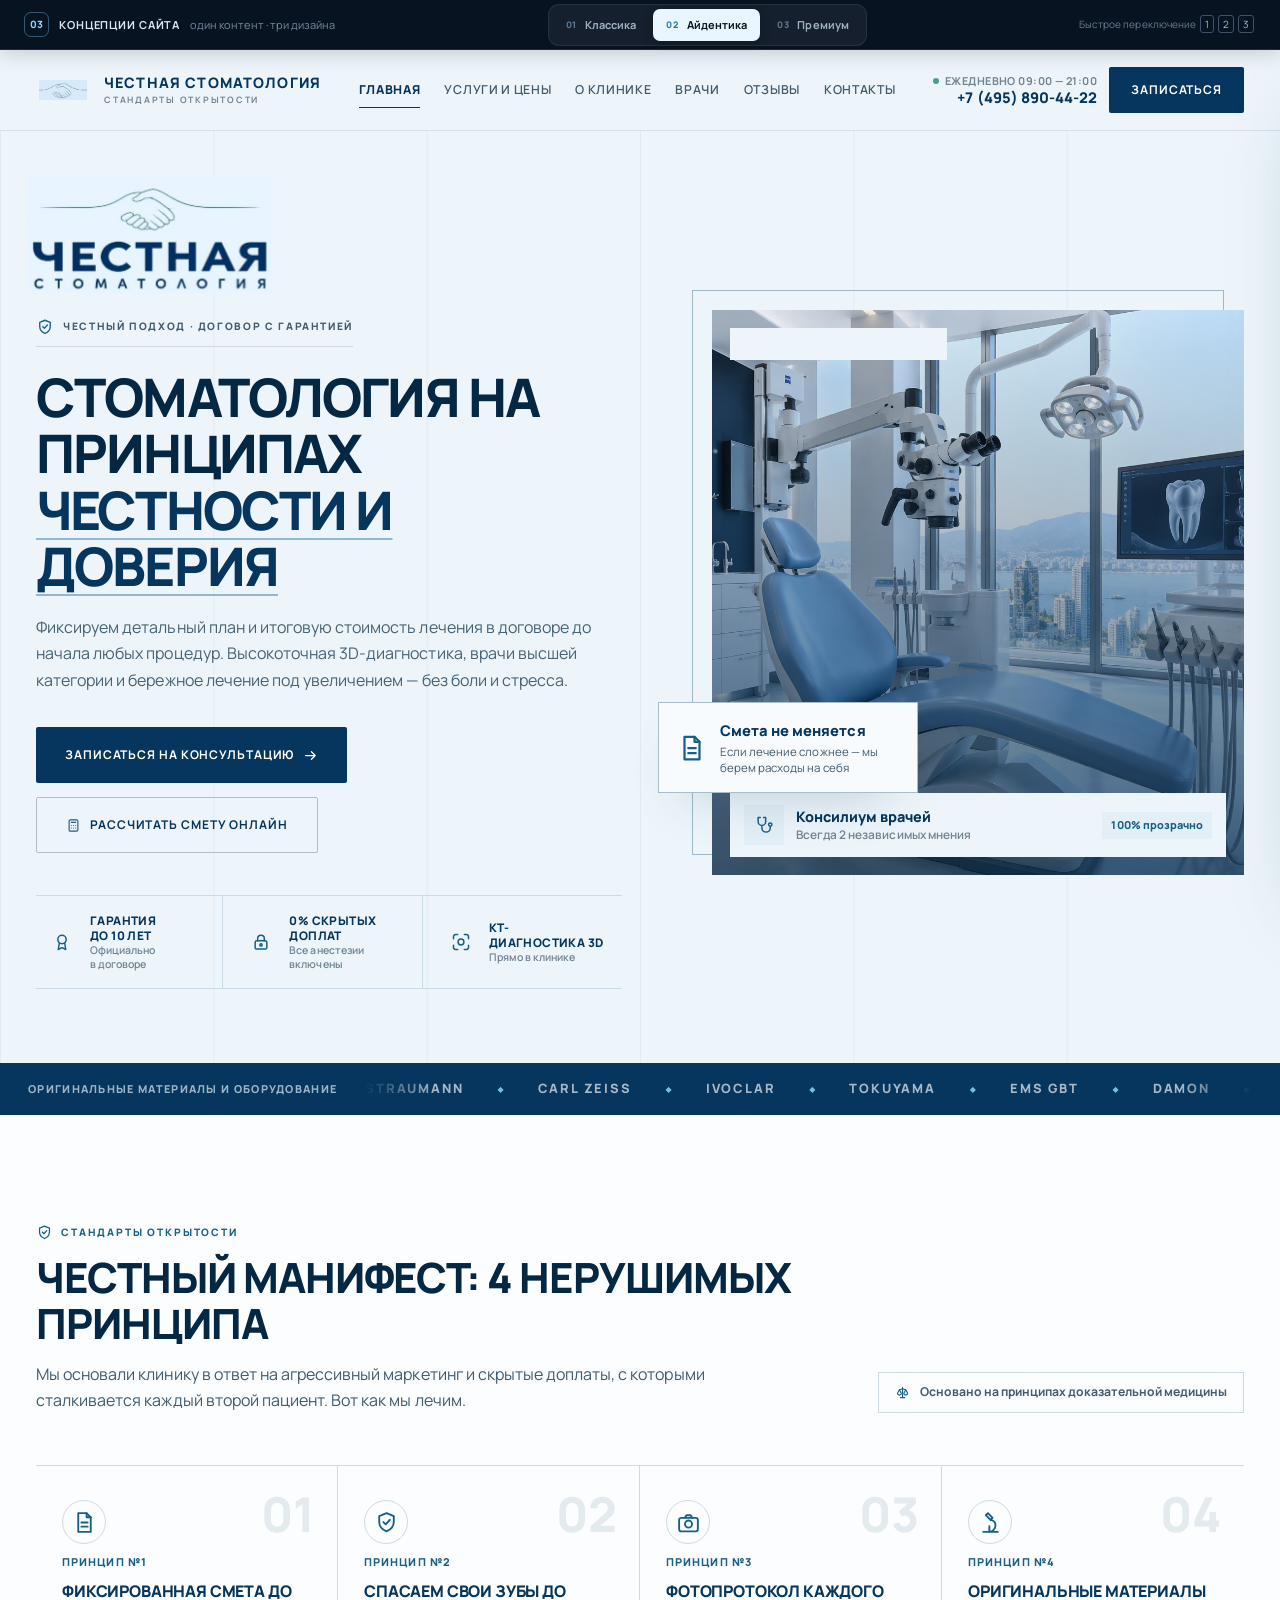
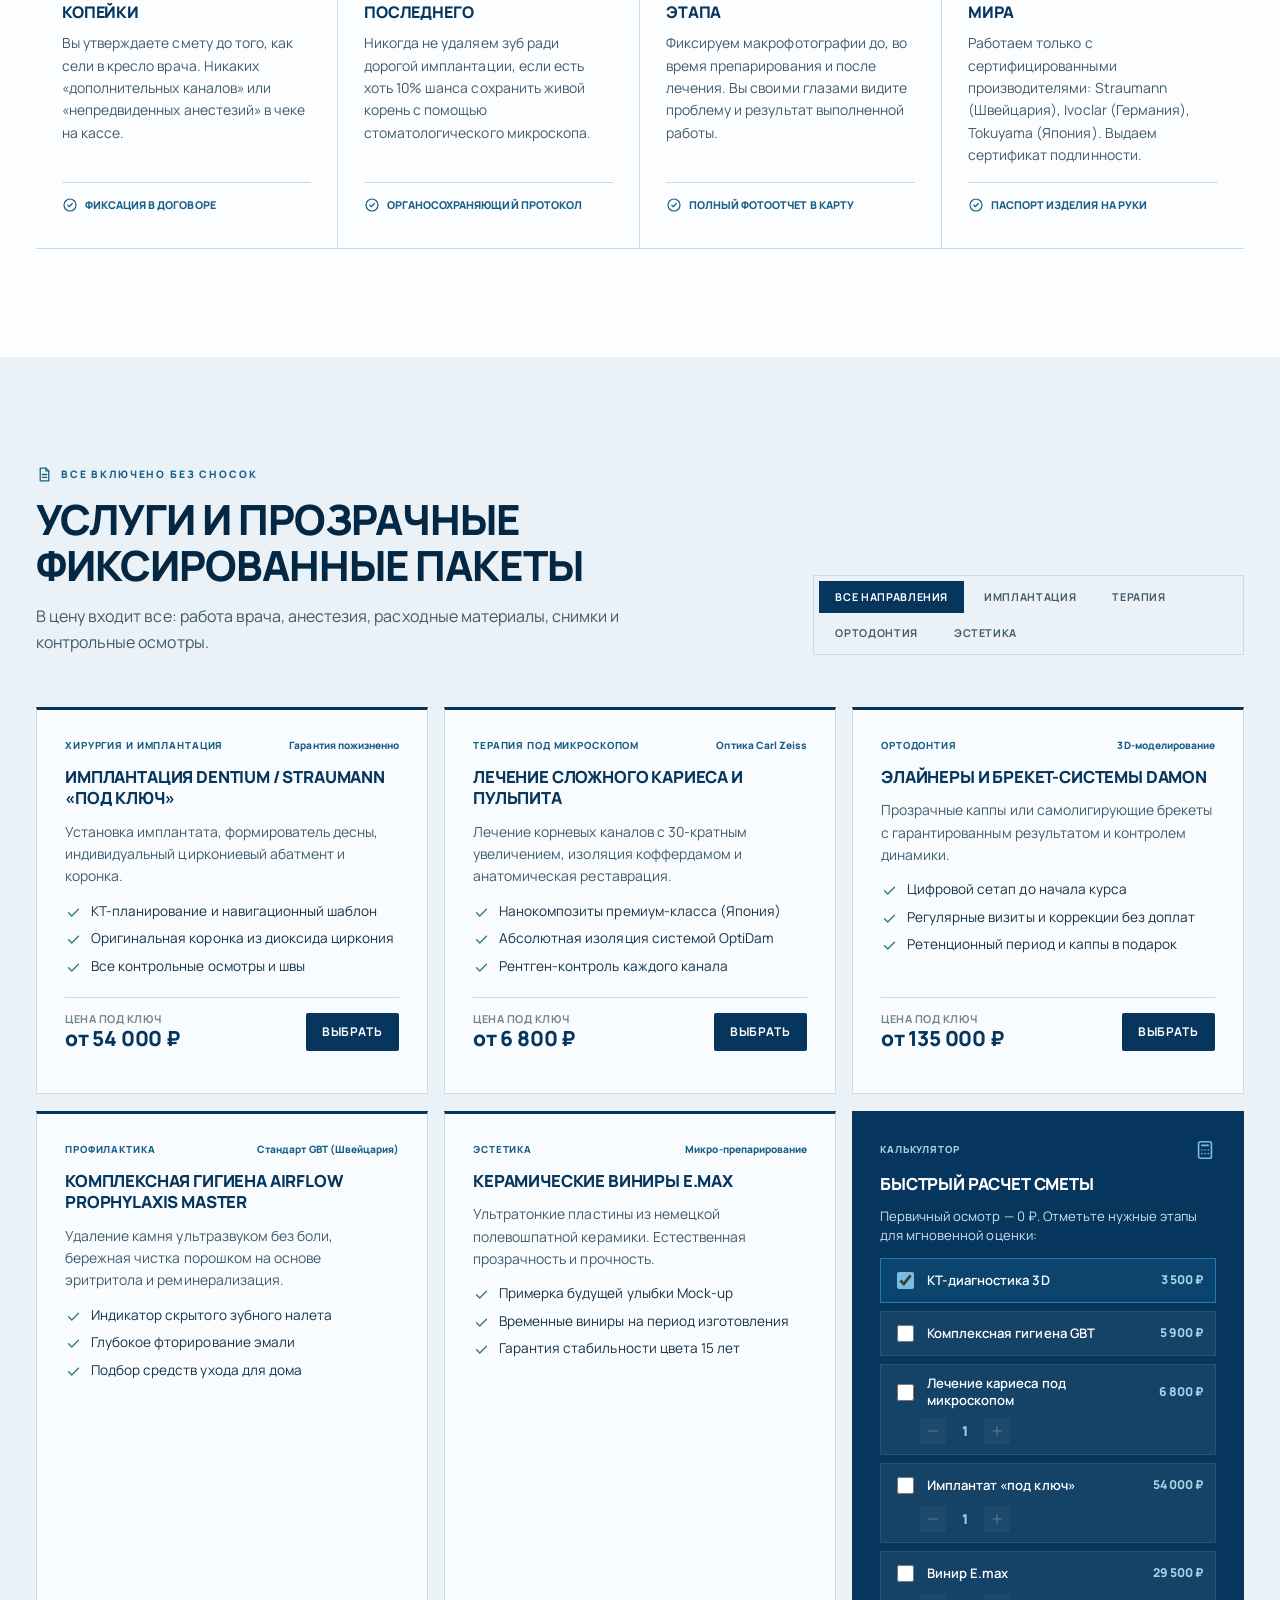
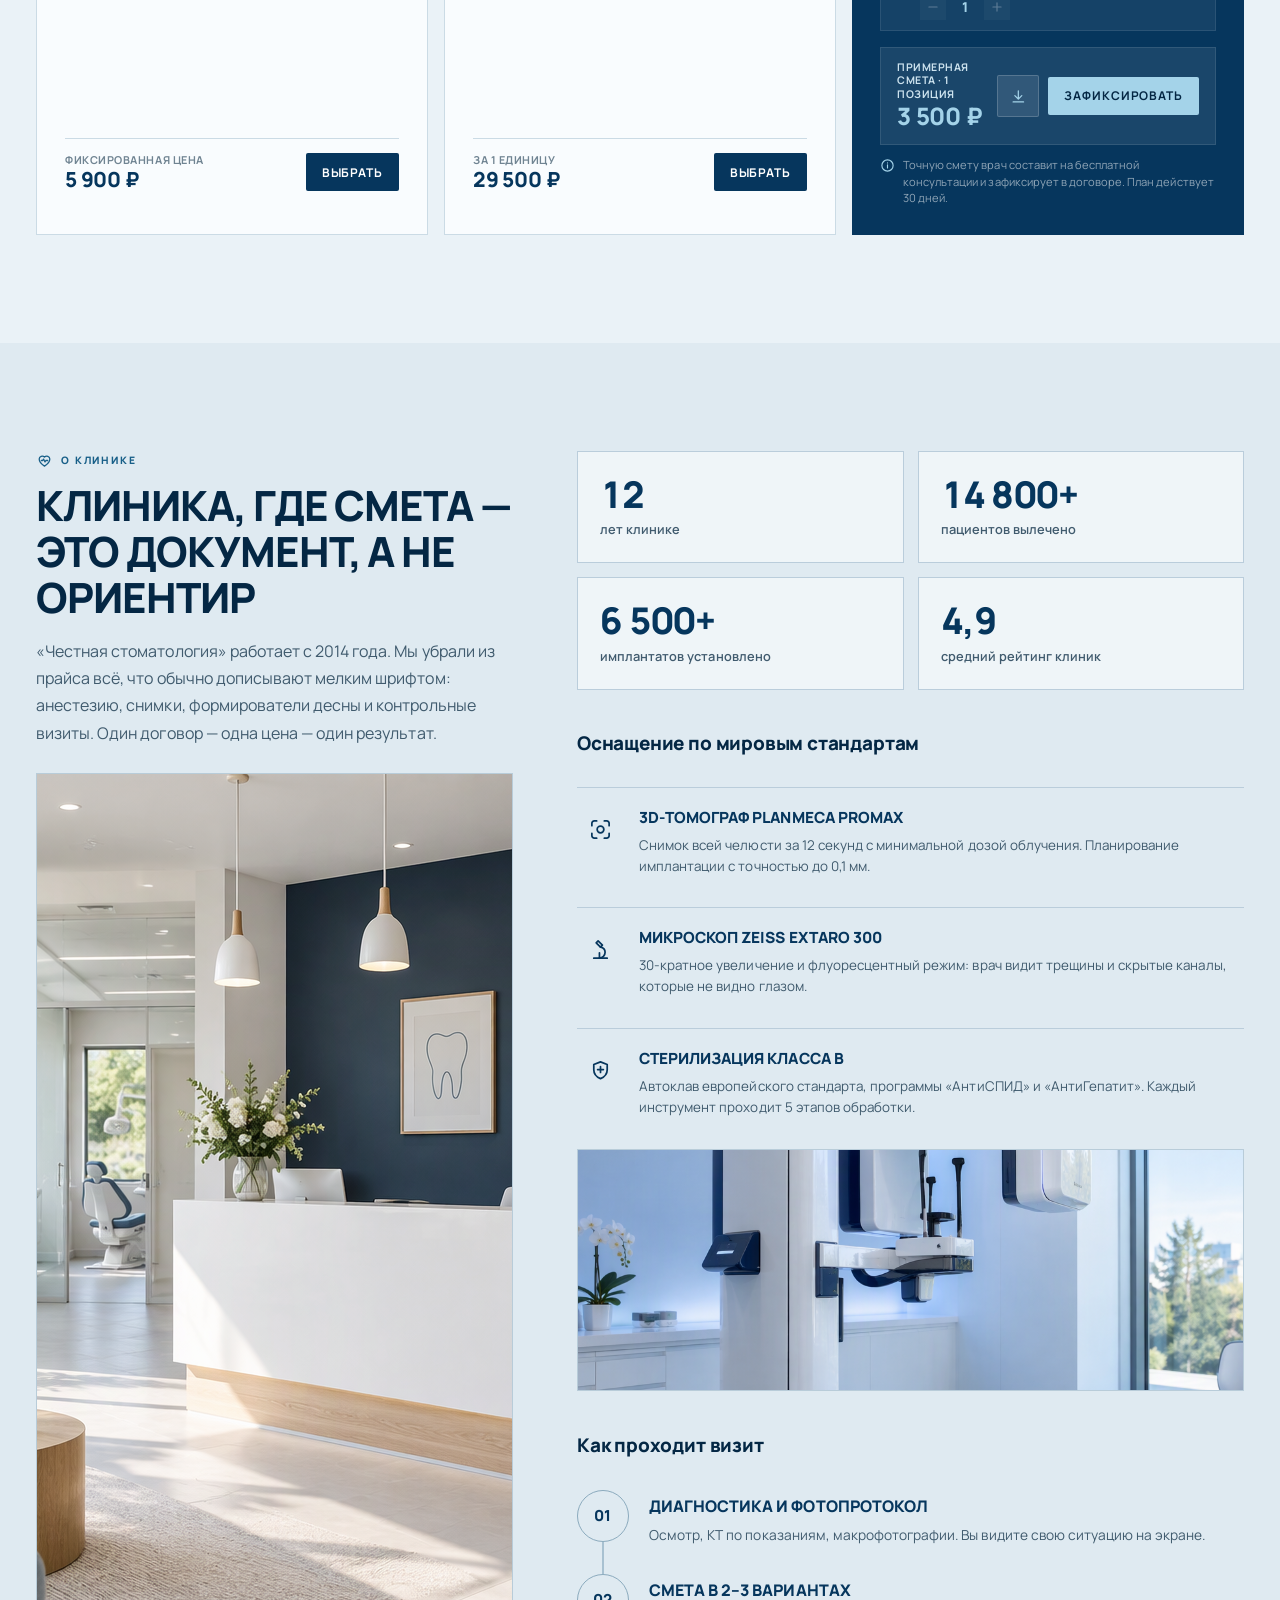
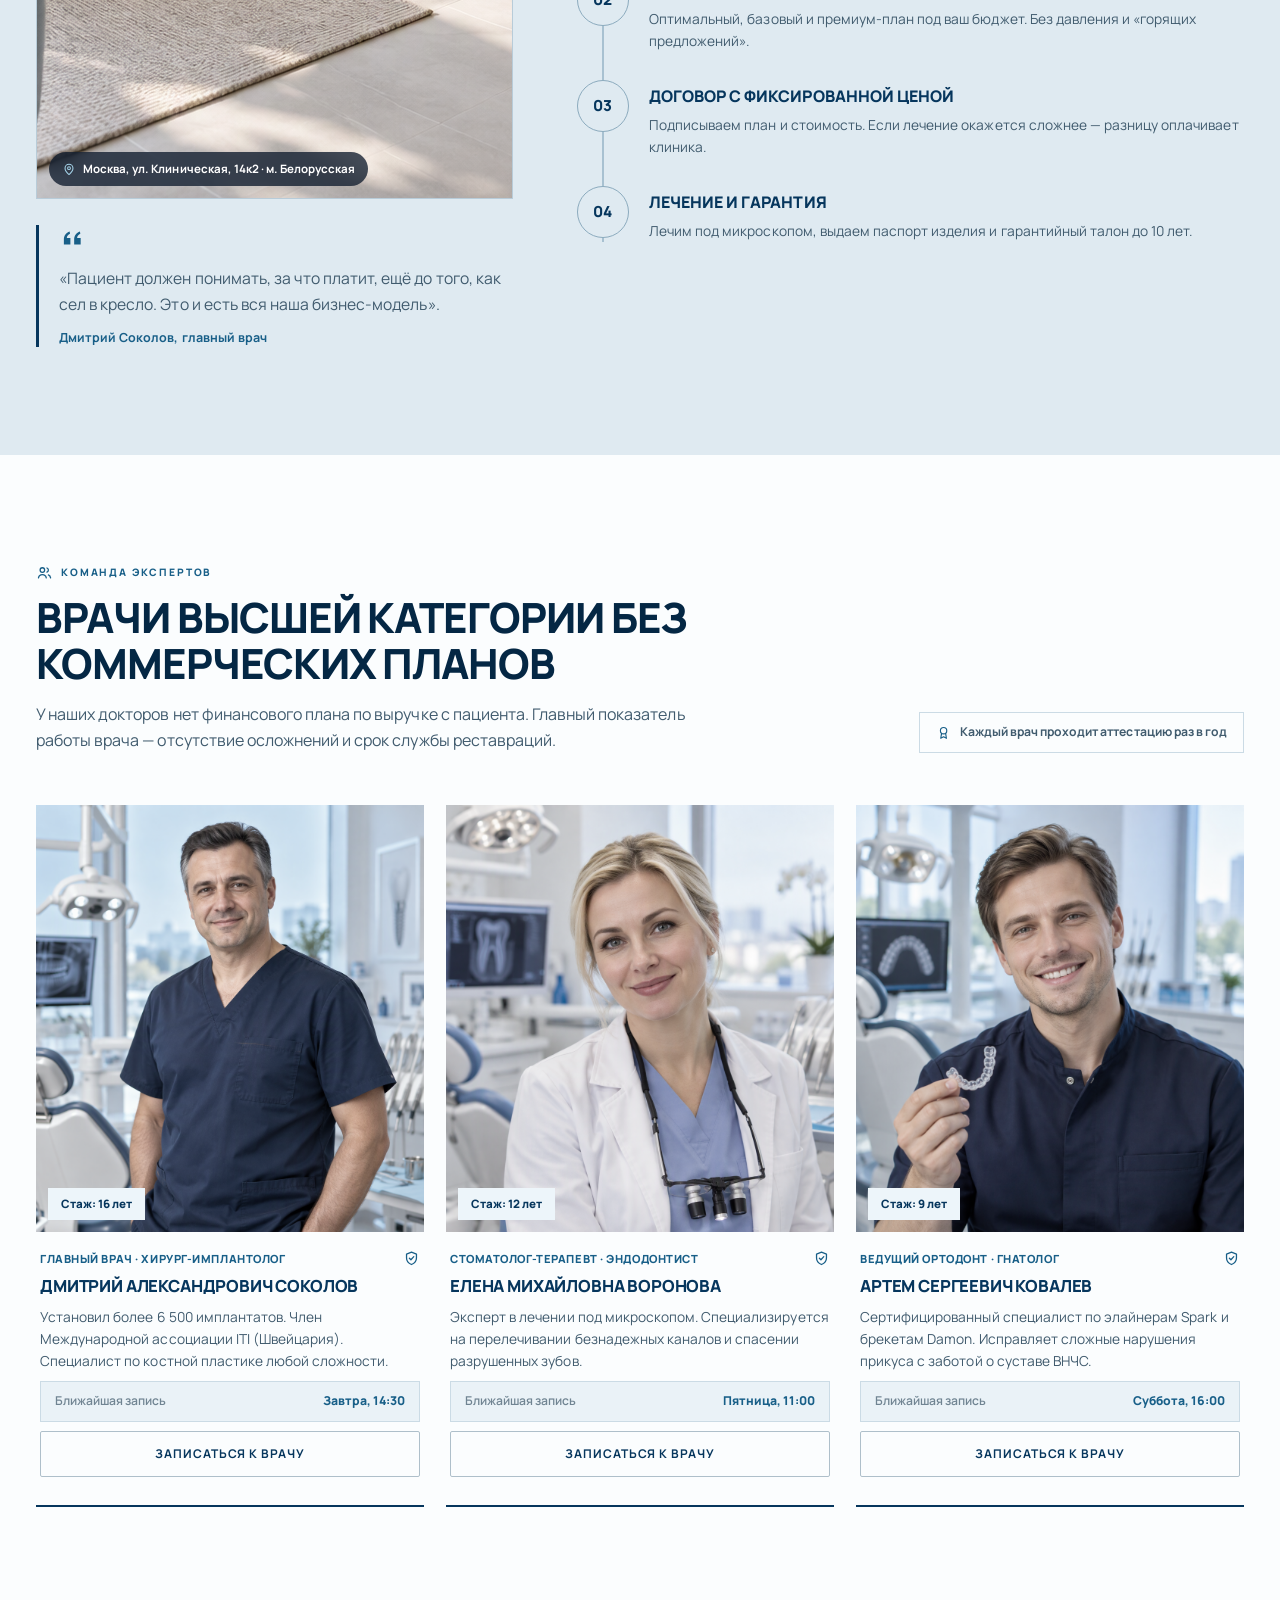
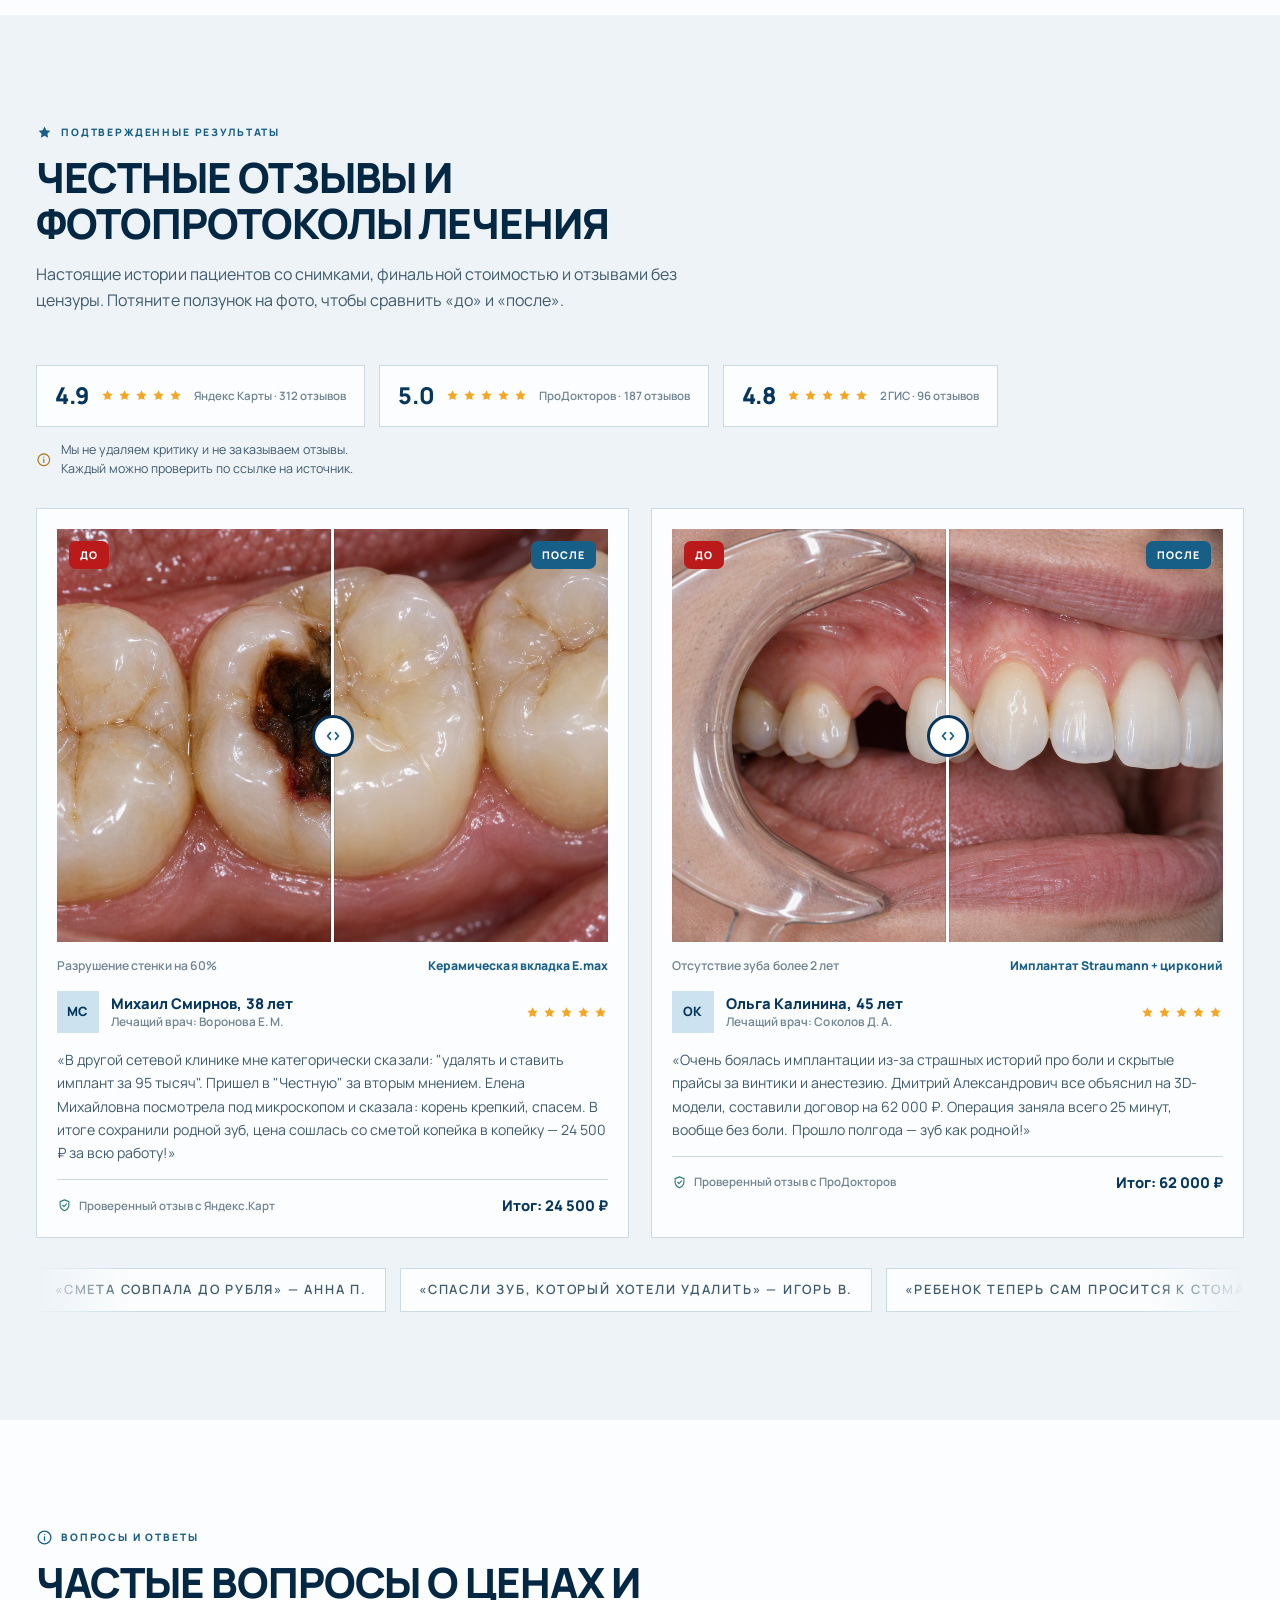
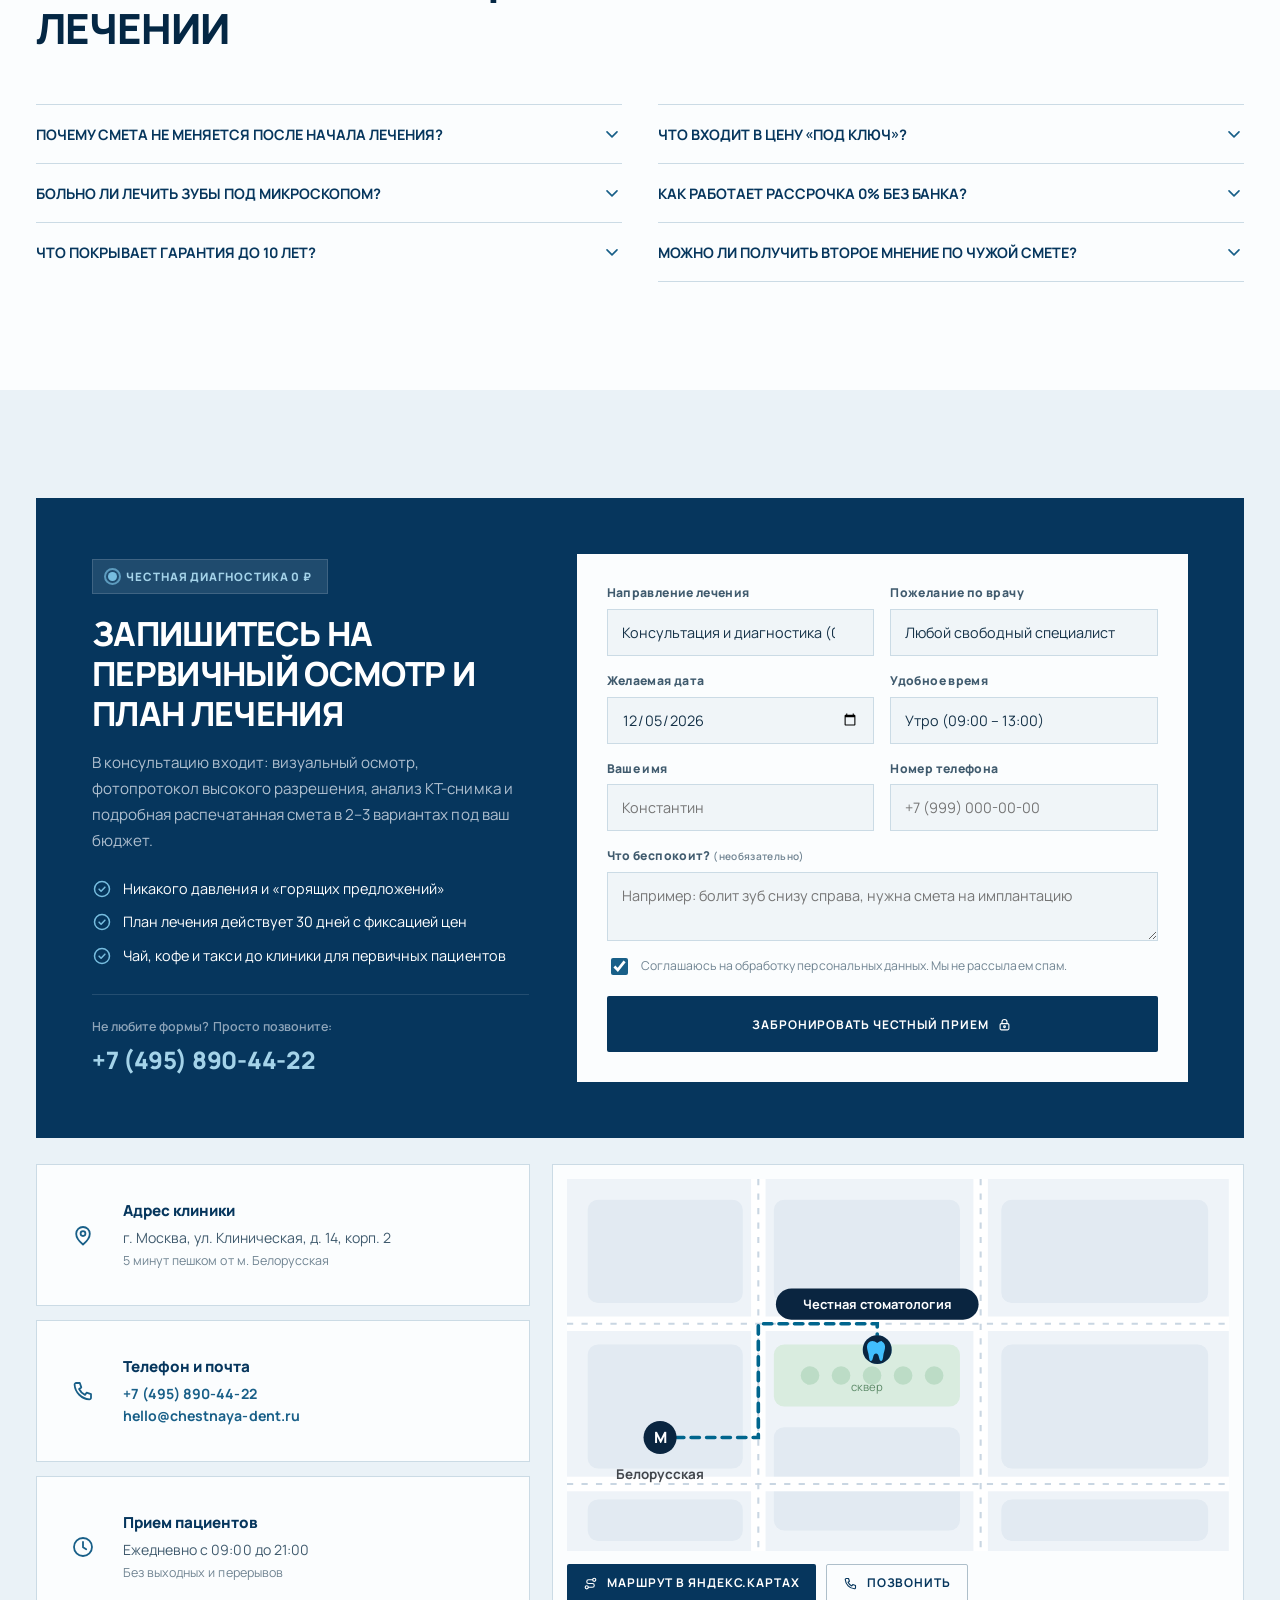
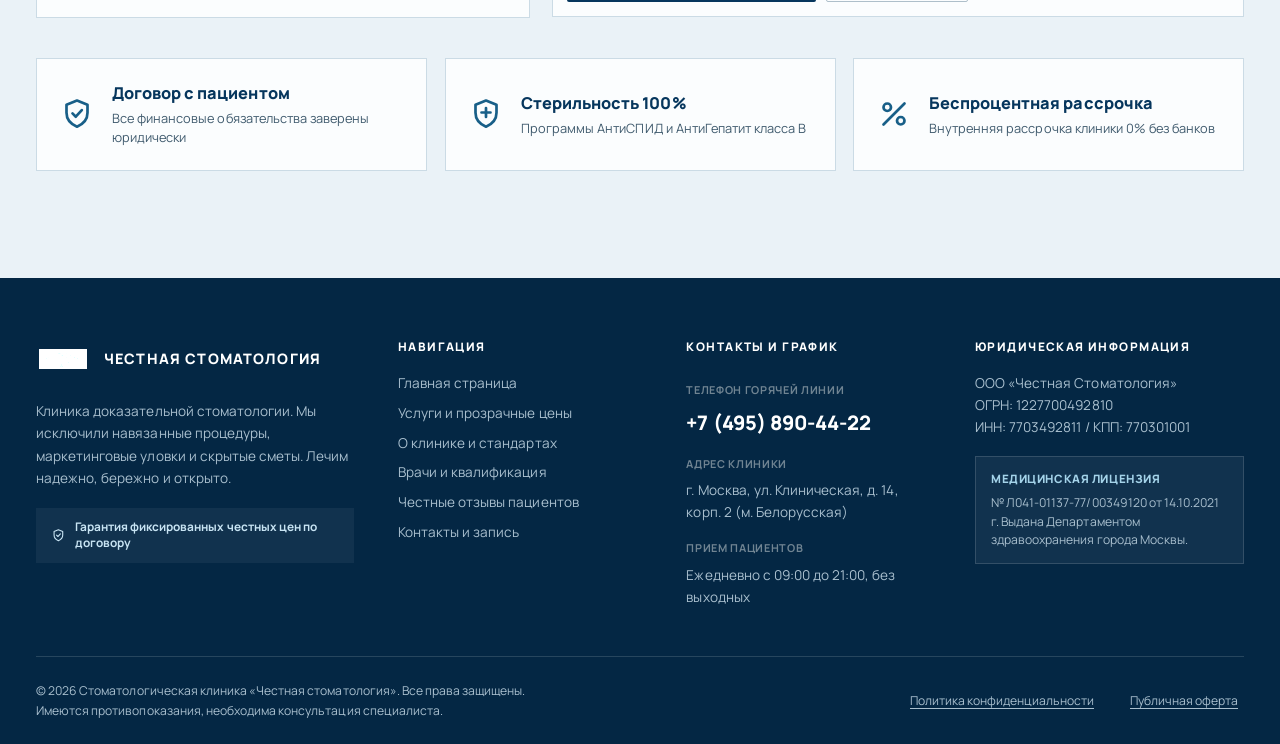
<file: version-2.html>
<!DOCTYPE html>
<html lang="ru">
<head>
  <meta charset="utf-8">
  <meta name="viewport" content="width=device-width, initial-scale=1.0">
  <title>Честная стоматология — фирменная концепция</title>
  <meta name="description" content="Стоматология без навязанных услуг и скрытых платежей. Фиксируем смету в договоре до начала лечения. 3D-диагностика, микроскоп Zeiss, гарантия до 10 лет. Москва, м. Белорусская.">
  <meta property="og:title" content="Честная стоматология — смета не меняется">
  <meta property="og:description" content="Фиксируем план и стоимость лечения в договоре до начала процедур. Если лечение сложнее — расходы берём на себя.">
  <meta property="og:type" content="website">
  <meta property="og:image" content="assets/img/hero-clinic.png">
  <meta name="theme-color" content="#06365d">
  <link rel="icon" href="data:image/svg+xml,%3Csvg xmlns='http://www.w3.org/2000/svg' viewBox='0 0 64 64'%3E%3Crect width='64' height='64' rx='14' fill='%230a2540'/%3E%3Cpath d='M32 18c-5-4.6-11.6-6-16-3.4C10.4 17.8 8 23.4 9 29.6c.9 5.6 2.7 9.6 3.6 15 .9 5.4 1.2 12.9 4.8 13.5 3.6.6 4.5-6.6 6-11.7.9-3 2.1-5.4 5.6-5.4s4.7 2.4 5.6 5.4c1.5 5.1 2.4 12.3 6 11.7 3.6-.6 3.9-8.1 4.8-13.5.9-5.4 2.7-9.4 3.6-15 1-6.2-1.4-11.8-7-15-4.4-2.6-11-1.2-16 3.4z' fill='%2341befd'/%3E%3C/svg%3E">
  <link rel="preconnect" href="https://fonts.googleapis.com">
  <link rel="preconnect" href="https://fonts.gstatic.com" crossorigin>
  <link href="https://fonts.googleapis.com/css2?family=Manrope:wght@400;500;600;700;800&display=swap" rel="stylesheet">
  <link rel="stylesheet" href="css/styles.css">
  <link rel="stylesheet" href="css/styles-v2.css">
  <link rel="stylesheet" href="css/versions.css">
  <script>document.documentElement.classList.add('js');</script>
</head>
<body class="version-2">

  <!-- ===== SVG icon sprite ===== -->
  <svg width="0" height="0" style="position:absolute" aria-hidden="true">
    <defs>
      <symbol id="i-tooth" viewBox="0 0 24 24" fill="none" stroke="currentColor" stroke-width="1.8" stroke-linecap="round" stroke-linejoin="round">
        <path d="M12 5.2c-1.6-1.5-3.7-2-5.2-1.2C4.9 5 4 6.9 4.3 9c.3 1.9.9 3.2 1.2 5 .3 1.8.4 4.3 1.6 4.5 1.2.2 1.5-2.2 2-3.9.3-1 .7-1.8 1.9-1.8s1.6.8 1.9 1.8c.5 1.7.8 4.1 2 3.9 1.2-.2 1.3-2.7 1.6-4.5.3-1.8.9-3.1 1.2-5 .3-2.1-.6-4-2.5-5-1.5-.8-3.6-.3-5.2 1.2Z"/>
      </symbol>
      <symbol id="i-shield" viewBox="0 0 24 24" fill="none" stroke="currentColor" stroke-width="1.8" stroke-linecap="round" stroke-linejoin="round">
        <path d="M12 3l7 2.8v5.4c0 4.5-3 7.6-7 9.3-4-1.7-7-4.8-7-9.3V5.8L12 3Z"/><path d="M9 11.6l2.2 2.2 4-4.4"/>
      </symbol>
      <symbol id="i-check" viewBox="0 0 24 24" fill="none" stroke="currentColor" stroke-width="2" stroke-linecap="round" stroke-linejoin="round">
        <path d="M5 12.5l4.5 4.5L19 7.5"/>
      </symbol>
      <symbol id="i-check-circle" viewBox="0 0 24 24" fill="none" stroke="currentColor" stroke-width="1.8" stroke-linecap="round" stroke-linejoin="round">
        <circle cx="12" cy="12" r="9"/><path d="M8.5 12.2l2.4 2.4 4.6-4.8"/>
      </symbol>
      <symbol id="i-star" viewBox="0 0 24 24" fill="currentColor" stroke="none">
        <path d="M12 3.6l2.5 5.2 5.7.8-4.1 4 1 5.7-5.1-2.7-5.1 2.7 1-5.7-4.1-4 5.7-.8L12 3.6Z"/>
      </symbol>
      <symbol id="i-phone" viewBox="0 0 24 24" fill="none" stroke="currentColor" stroke-width="1.8" stroke-linecap="round" stroke-linejoin="round">
        <path d="M5.2 4h3.6l1.5 4.4-2.2 1.6a12.5 12.5 0 0 0 5.9 5.9l1.6-2.2L20 15.2v3.6a1.6 1.6 0 0 1-1.7 1.6C10.6 19.9 4.1 13.4 3.6 5.7A1.6 1.6 0 0 1 5.2 4Z"/>
      </symbol>
      <symbol id="i-clock" viewBox="0 0 24 24" fill="none" stroke="currentColor" stroke-width="1.8" stroke-linecap="round" stroke-linejoin="round">
        <circle cx="12" cy="12" r="9"/><path d="M12 7v5.2l3.2 2"/>
      </symbol>
      <symbol id="i-pin" viewBox="0 0 24 24" fill="none" stroke="currentColor" stroke-width="1.8" stroke-linecap="round" stroke-linejoin="round">
        <path d="M12 21.5s-6.8-5.6-6.8-10.8A6.8 6.8 0 0 1 12 4a6.8 6.8 0 0 1 6.8 6.7c0 5.2-6.8 10.8-6.8 10.8Z"/><circle cx="12" cy="10.6" r="2.4"/>
      </symbol>
      <symbol id="i-mail" viewBox="0 0 24 24" fill="none" stroke="currentColor" stroke-width="1.8" stroke-linecap="round" stroke-linejoin="round">
        <rect x="3" y="5.5" width="18" height="13" rx="2"/><path d="M3.5 7.5l8.5 6 8.5-6"/>
      </symbol>
      <symbol id="i-close" viewBox="0 0 24 24" fill="none" stroke="currentColor" stroke-width="2" stroke-linecap="round">
        <path d="M6 6l12 12M18 6L6 18"/>
      </symbol>
      <symbol id="i-chevron" viewBox="0 0 24 24" fill="none" stroke="currentColor" stroke-width="2" stroke-linecap="round" stroke-linejoin="round">
        <path d="M6 9.5l6 6 6-6"/>
      </symbol>
      <symbol id="i-arrow-right" viewBox="0 0 24 24" fill="none" stroke="currentColor" stroke-width="2" stroke-linecap="round" stroke-linejoin="round">
        <path d="M4 12h15M13.5 6l6 6-6 6"/>
      </symbol>
      <symbol id="i-arrow-up" viewBox="0 0 24 24" fill="none" stroke="currentColor" stroke-width="2" stroke-linecap="round" stroke-linejoin="round">
        <path d="M12 19V5M6 11l6-6 6 6"/>
      </symbol>
      <symbol id="i-plus" viewBox="0 0 24 24" fill="none" stroke="currentColor" stroke-width="2" stroke-linecap="round">
        <path d="M12 5v14M5 12h14"/>
      </symbol>
      <symbol id="i-minus" viewBox="0 0 24 24" fill="none" stroke="currentColor" stroke-width="2" stroke-linecap="round">
        <path d="M5 12h14"/>
      </symbol>
      <symbol id="i-calendar" viewBox="0 0 24 24" fill="none" stroke="currentColor" stroke-width="1.8" stroke-linecap="round" stroke-linejoin="round">
        <rect x="3.5" y="5" width="17" height="16" rx="2"/><path d="M3.5 10h17M8 3v4M16 3v4"/>
      </symbol>
      <symbol id="i-award" viewBox="0 0 24 24" fill="none" stroke="currentColor" stroke-width="1.8" stroke-linecap="round" stroke-linejoin="round">
        <circle cx="12" cy="9" r="5"/><path d="M8.8 13.2L7.5 21l4.5-2.3L16.5 21l-1.3-7.8"/>
      </symbol>
      <symbol id="i-sparkles" viewBox="0 0 24 24" fill="none" stroke="currentColor" stroke-width="1.8" stroke-linecap="round" stroke-linejoin="round">
        <path d="M12 4l1.7 4.3L18 10l-4.3 1.7L12 16l-1.7-4.3L6 10l4.3-1.7L12 4Z"/><path d="M18.5 15.5l.8 2 2 .8-2 .8-.8 2-.8-2-2-.8 2-.8.8-2Z"/>
      </symbol>
      <symbol id="i-download" viewBox="0 0 24 24" fill="none" stroke="currentColor" stroke-width="1.8" stroke-linecap="round" stroke-linejoin="round">
        <path d="M12 4v11M7 11l5 5 5-5M4.5 20h15"/>
      </symbol>
      <symbol id="i-camera" viewBox="0 0 24 24" fill="none" stroke="currentColor" stroke-width="1.8" stroke-linecap="round" stroke-linejoin="round">
        <rect x="3" y="7.5" width="18" height="13" rx="2"/><path d="M8.5 7.5L10 5h4l1.5 2.5"/><circle cx="12" cy="13.5" r="3.4"/>
      </symbol>
      <symbol id="i-microscope" viewBox="0 0 24 24" fill="none" stroke="currentColor" stroke-width="1.8" stroke-linecap="round" stroke-linejoin="round">
        <path d="M9.5 3l4.5 4.5-2 2L7.5 5l2-2Z"/><path d="M12 9.5c2.9.5 4.8 2.7 4.8 5.4a5.9 5.9 0 0 1-5.9 5.9"/><path d="M5 21h14M10.9 15.5v5.5"/>
      </symbol>
      <symbol id="i-scan" viewBox="0 0 24 24" fill="none" stroke="currentColor" stroke-width="1.8" stroke-linecap="round" stroke-linejoin="round">
        <path d="M3 8V5.5A2.5 2.5 0 0 1 5.5 3H8M16 3h2.5A2.5 2.5 0 0 1 21 5.5V8M21 16v2.5a2.5 2.5 0 0 1-2.5 2.5H16M8 21H5.5A2.5 2.5 0 0 1 3 18.5V16"/><circle cx="12" cy="12" r="3.5"/>
      </symbol>
      <symbol id="i-quote" viewBox="0 0 24 24" fill="currentColor" stroke="none">
        <path d="M9.8 6C6.6 7.1 4.5 9.7 4.5 13.2V18h6v-6H7.2c.2-1.9 1.2-3.1 3-3.9L9.8 6ZM19.3 6c-3.2 1.1-5.3 3.7-5.3 7.2V18h6v-6h-3.3c.2-1.9 1.2-3.1 3-3.9L19.3 6Z"/>
      </symbol>
      <symbol id="i-lock" viewBox="0 0 24 24" fill="none" stroke="currentColor" stroke-width="1.8" stroke-linecap="round" stroke-linejoin="round">
        <rect x="5" y="10.5" width="14" height="10" rx="2"/><path d="M8 10.5V8a4 4 0 0 1 8 0v2.5"/><circle cx="12" cy="15.5" r="1.4"/>
      </symbol>
      <symbol id="i-calc" viewBox="0 0 24 24" fill="none" stroke="currentColor" stroke-width="1.8" stroke-linecap="round" stroke-linejoin="round">
        <rect x="5" y="3" width="14" height="18" rx="2"/><path d="M8.5 7h7M8.5 12h.01M12 12h.01M15.5 12h.01M8.5 16h.01M12 16h.01M15.5 16h.01"/>
      </symbol>
      <symbol id="i-scale" viewBox="0 0 24 24" fill="none" stroke="currentColor" stroke-width="1.8" stroke-linecap="round" stroke-linejoin="round">
        <path d="M12 4v16M8.5 20h7M12 6L7 7.5M12 6l5 1.5"/><path d="M7 7.5L4 13a3 3 0 0 0 6 0L7 7.5ZM17 7.5L14 13a3 3 0 0 0 6 0l-3-5.5Z"/>
      </symbol>
      <symbol id="i-heart" viewBox="0 0 24 24" fill="none" stroke="currentColor" stroke-width="1.8" stroke-linecap="round" stroke-linejoin="round">
        <path d="M12 20s-7.5-4.6-7.5-10A4.3 4.3 0 0 1 12 7.2 4.3 4.3 0 0 1 19.5 10c0 5.4-7.5 10-7.5 10Z"/><path d="M7.5 12h2l1.2-2 2 4 1.2-2h2.6"/>
      </symbol>
      <symbol id="i-route" viewBox="0 0 24 24" fill="none" stroke="currentColor" stroke-width="1.8" stroke-linecap="round" stroke-linejoin="round">
        <circle cx="6" cy="18" r="2.5"/><circle cx="18" cy="6" r="2.5"/><path d="M8.5 18H15a3 3 0 0 0 0-6H9a3 3 0 0 1 0-6h6.5"/>
      </symbol>
      <symbol id="i-external" viewBox="0 0 24 24" fill="none" stroke="currentColor" stroke-width="1.8" stroke-linecap="round" stroke-linejoin="round">
        <path d="M14 4h6v6M20 4L11 13"/><path d="M9 5H6a2 2 0 0 0-2 2v11a2 2 0 0 0 2 2h11a2 2 0 0 0 2-2v-3"/>
      </symbol>
      <symbol id="i-file" viewBox="0 0 24 24" fill="none" stroke="currentColor" stroke-width="1.8" stroke-linecap="round" stroke-linejoin="round">
        <path d="M6 3h8l4 4v14H6V3Z"/><path d="M14 3v4h4M9 12h6M9 16h6"/>
      </symbol>
      <symbol id="i-stethoscope" viewBox="0 0 24 24" fill="none" stroke="currentColor" stroke-width="1.8" stroke-linecap="round" stroke-linejoin="round">
        <path d="M5 3v5a4.5 4.5 0 0 0 9 0V3M7.5 3H5M14 3h-2.5M9.5 12.5v3a5 5 0 0 0 10 0v-1.6"/><circle cx="19.5" cy="11.5" r="2"/>
      </symbol>
      <symbol id="i-percent" viewBox="0 0 24 24" fill="none" stroke="currentColor" stroke-width="1.8" stroke-linecap="round" stroke-linejoin="round">
        <path d="M19 5L5 19"/><circle cx="7.5" cy="7.5" r="2.5"/><circle cx="16.5" cy="16.5" r="2.5"/>
      </symbol>
      <symbol id="i-info" viewBox="0 0 24 24" fill="none" stroke="currentColor" stroke-width="1.8" stroke-linecap="round" stroke-linejoin="round">
        <circle cx="12" cy="12" r="9"/><path d="M12 11v5M12 7.8h.01"/>
      </symbol>
      <symbol id="i-drag" viewBox="0 0 24 24" fill="none" stroke="currentColor" stroke-width="2" stroke-linecap="round" stroke-linejoin="round">
        <path d="M9 8l-3.5 4L9 16M15 8l3.5 4L15 16"/>
      </symbol>
      <symbol id="i-users" viewBox="0 0 24 24" fill="none" stroke="currentColor" stroke-width="1.8" stroke-linecap="round" stroke-linejoin="round">
        <circle cx="9" cy="8.5" r="3.2"/><path d="M3.5 19.5c.6-3 2.8-4.5 5.5-4.5s4.9 1.5 5.5 4.5M15.5 5.6a3.2 3.2 0 0 1 0 5.9M17.5 15.3c1.7.6 2.8 1.9 3.1 4.2"/>
      </symbol>
      <symbol id="i-sterile" viewBox="0 0 24 24" fill="none" stroke="currentColor" stroke-width="1.8" stroke-linecap="round" stroke-linejoin="round">
        <path d="M12 3l7 2.8v5.4c0 4.5-3 7.6-7 9.3-4-1.7-7-4.8-7-9.3V5.8L12 3Z"/><path d="M12 8v6M9 11h6"/>
      </symbol>
    </defs>
  </svg>

  <!-- ===== Header ===== -->
  <header class="site-header" id="siteHeader">
    <div class="scroll-progress" aria-hidden="true"><span id="scrollProgress"></span></div>
    <div class="container header-inner">
      <a class="brand" href="#main" data-scroll aria-label="Честная стоматология — на главную">
        <span class="brand-badge brand-badge-logo"><img src="assets/img/brand-mark.png" alt="" width="565" height="230"></span>
        <span class="brand-text">
          <strong>Честная стоматология</strong>
          <small>Стандарты открытости</small>
        </span>
      </a>
      <nav class="main-nav" aria-label="Основная навигация">
        <a class="nav-link is-active" href="#main" data-scroll data-section="main">Главная</a>
        <a class="nav-link" href="#services-and-prices" data-scroll data-section="services-and-prices">Услуги и цены</a>
        <a class="nav-link" href="#about-clinic" data-scroll data-section="about-clinic">О клинике</a>
        <a class="nav-link" href="#doctors" data-scroll data-section="doctors">Врачи</a>
        <a class="nav-link" href="#honest-reviews" data-scroll data-section="honest-reviews">Отзывы</a>
        <a class="nav-link" href="#contacts" data-scroll data-section="contacts">Контакты</a>
      </nav>
      <div class="header-actions">
        <div class="header-contacts">
          <span class="header-hours"><i class="dot" aria-hidden="true"></i>Ежедневно 09:00 — 21:00</span>
          <a class="header-phone" href="tel:+74958904422">+7 (495) 890-44-22</a>
        </div>
        <a class="btn btn-primary header-cta" href="#contacts" data-scroll>Записаться</a>
        <a class="icon-btn header-call" href="tel:+74958904422" aria-label="Позвонить в клинику"><svg class="icon"><use href="#i-phone"/></svg></a>
        <button class="burger" id="burger" type="button" aria-label="Открыть меню" aria-expanded="false" aria-controls="mobileMenu">
          <span></span><span></span><span></span>
        </button>
      </div>
    </div>
  </header>

  <!-- ===== Mobile menu ===== -->
  <div class="menu-overlay" id="menuOverlay" hidden></div>
  <aside class="mobile-menu" id="mobileMenu" aria-hidden="true" aria-label="Мобильное меню">
    <div class="mm-head">
      <span class="brand">
        <span class="brand-badge brand-badge-logo"><img src="assets/img/brand-mark.png" alt="" width="565" height="230"></span>
        <span class="brand-text"><strong>Честная стоматология</strong><small>Стандарты открытости</small></span>
      </span>
      <button class="icon-btn" id="menuClose" type="button" aria-label="Закрыть меню"><svg class="icon"><use href="#i-close"/></svg></button>
    </div>
    <nav class="mm-nav" aria-label="Навигация по сайту">
      <a class="mm-link" href="#main" data-scroll><span>Главная</span><svg class="icon"><use href="#i-arrow-right"/></svg></a>
      <a class="mm-link" href="#services-and-prices" data-scroll><span>Услуги и цены</span><svg class="icon"><use href="#i-arrow-right"/></svg></a>
      <a class="mm-link" href="#about-clinic" data-scroll><span>О клинике</span><svg class="icon"><use href="#i-arrow-right"/></svg></a>
      <a class="mm-link" href="#doctors" data-scroll><span>Врачи</span><svg class="icon"><use href="#i-arrow-right"/></svg></a>
      <a class="mm-link" href="#honest-reviews" data-scroll><span>Честные отзывы</span><svg class="icon"><use href="#i-arrow-right"/></svg></a>
      <a class="mm-link" href="#faq" data-scroll><span>Вопросы и ответы</span><svg class="icon"><use href="#i-arrow-right"/></svg></a>
      <a class="mm-link" href="#contacts" data-scroll><span>Контакты</span><svg class="icon"><use href="#i-arrow-right"/></svg></a>
    </nav>
    <div class="mm-footer">
      <a class="mm-phone" href="tel:+74958904422">+7 (495) 890-44-22</a>
      <span class="mm-hours"><svg class="icon"><use href="#i-clock"/></svg>Ежедневно 09:00 — 21:00</span>
      <a class="btn btn-primary btn-block" href="#contacts" data-scroll>Записаться на прием</a>
    </div>
  </aside>

  <main id="main-content">

    <!-- ===== Hero ===== -->
    <section class="hero" id="main" data-spy>
      <div class="hero-bg" aria-hidden="true">
        <div class="hero-grid"></div>
        <div class="blob blob-a" data-parallax="0.12"></div>
        <div class="blob blob-b" data-parallax="0.2"></div>
        <div class="blob blob-c" data-parallax="0.08"></div>
      </div>
      <div class="container hero-inner">
        <div class="hero-content">
          <img class="hero-identity reveal" src="assets/img/brand-wordmark.png" alt="Честная стоматология — рукопожатие как символ доверия" width="1010" height="485">
          <div class="hero-badge reveal"><svg class="icon"><use href="#i-shield"/></svg><span>Честный подход · Договор с гарантией</span></div>
          <h1 class="hero-title reveal" style="--d:.08s">Стоматология на принципах <span class="mark">честности и доверия</span></h1>
          <p class="hero-lead reveal" style="--d:.16s">Фиксируем детальный план и итоговую стоимость лечения в договоре до начала любых процедур. Высокоточная 3D-диагностика, врачи высшей категории и бережное лечение под увеличением — без боли и стресса.</p>
          <div class="hero-cta reveal" style="--d:.24s">
            <a class="btn btn-primary btn-lg" href="#contacts" data-scroll><span>Записаться на консультацию</span><svg class="icon"><use href="#i-arrow-right"/></svg></a>
            <a class="btn btn-light btn-lg" href="#services-and-prices" data-scroll><svg class="icon icon-accent"><use href="#i-calc"/></svg><span>Рассчитать смету онлайн</span></a>
          </div>
          <div class="trust-row reveal" style="--d:.32s">
            <div class="trust-item">
              <span class="trust-icon"><svg class="icon"><use href="#i-award"/></svg></span>
              <span class="trust-text"><strong>Гарантия до 10 лет</strong><small>Официально в договоре</small></span>
            </div>
            <div class="trust-item">
              <span class="trust-icon"><svg class="icon"><use href="#i-lock"/></svg></span>
              <span class="trust-text"><strong>0% скрытых доплат</strong><small>Все анестезии включены</small></span>
            </div>
            <div class="trust-item">
              <span class="trust-icon"><svg class="icon"><use href="#i-scan"/></svg></span>
              <span class="trust-text"><strong>КТ-диагностика 3D</strong><small>Прямо в клинике</small></span>
            </div>
          </div>
        </div>
        <div class="hero-visual reveal" style="--d:.2s">
          <div class="hero-card" data-parallax="-0.05">
            <div class="hero-photo">
              <img src="assets/img/hero-clinic.png" alt="Современный стоматологический кабинет с микроскопом Zeiss и панорамными окнами" width="1536" height="1024" fetchpriority="high">
              <div class="hero-photo-shade" aria-hidden="true"></div>
              <div class="live-badge"><i class="pulse-dot" aria-hidden="true"></i>Свободные окна на сегодня: <strong>&nbsp;3</strong></div>
              <div class="hero-overlay-card">
                <span class="hoc-icon"><svg class="icon"><use href="#i-stethoscope"/></svg></span>
                <span class="hoc-text"><strong>Консилиум врачей</strong><small>Всегда 2 независимых мнения</small></span>
                <span class="hoc-tag">100% прозрачно</span>
              </div>
            </div>
          </div>
          <div class="float-note reveal" style="--d:.45s">
            <svg class="icon"><use href="#i-file"/></svg>
            <div><strong>Смета не меняется</strong><small>Если лечение сложнее — мы берем расходы на себя</small></div>
          </div>
        </div>
      </div>
      <div class="brands-strip" aria-label="Производители материалов и оборудования">
        <span class="brands-label">Оригинальные материалы и оборудование</span>
        <div class="marquee" data-marquee>
          <div class="marquee-track">
            <span>Straumann</span><i>◆</i><span>Carl Zeiss</span><i>◆</i><span>Ivoclar</span><i>◆</i><span>Tokuyama</span><i>◆</i><span>EMS GBT</span><i>◆</i><span>Damon</span><i>◆</i><span>Spark</span><i>◆</i><span>Dentium</span><i>◆</i>
            <span>Straumann</span><i>◆</i><span>Carl Zeiss</span><i>◆</i><span>Ivoclar</span><i>◆</i><span>Tokuyama</span><i>◆</i><span>EMS GBT</span><i>◆</i><span>Damon</span><i>◆</i><span>Spark</span><i>◆</i><span>Dentium</span><i>◆</i>
          </div>
        </div>
      </div>
    </section>

    <!-- ===== Manifest ===== -->
    <section class="section manifest" id="manifest">
      <div class="container">
        <div class="section-head reveal">
          <div class="section-head-text">
            <span class="eyebrow"><svg class="icon"><use href="#i-shield"/></svg>Стандарты открытости</span>
            <h2 class="section-title">Честный манифест: 4 нерушимых принципа</h2>
            <p class="section-lead">Мы основали клинику в ответ на агрессивный маркетинг и скрытые доплаты, с которыми сталкивается каждый второй пациент. Вот как мы лечим.</p>
          </div>
          <span class="head-note"><svg class="icon"><use href="#i-scale"/></svg>Основано на принципах доказательной медицины</span>
        </div>
        <div class="pillars">
          <article class="pillar reveal">
            <span class="pillar-num" aria-hidden="true">01</span>
            <span class="pillar-icon"><svg class="icon"><use href="#i-file"/></svg></span>
            <span class="pillar-tag">Принцип №1</span>
            <h3>Фиксированная смета до копейки</h3>
            <p>Вы утверждаете смету до того, как сели в кресло врача. Никаких «дополнительных каналов» или «непредвиденных анестезий» в чеке на кассе.</p>
            <span class="pillar-foot"><svg class="icon"><use href="#i-check-circle"/></svg>Фиксация в договоре</span>
          </article>
          <article class="pillar reveal" style="--d:.08s">
            <span class="pillar-num" aria-hidden="true">02</span>
            <span class="pillar-icon"><svg class="icon"><use href="#i-shield"/></svg></span>
            <span class="pillar-tag">Принцип №2</span>
            <h3>Спасаем свои зубы до последнего</h3>
            <p>Никогда не удаляем зуб ради дорогой имплантации, если есть хоть 10% шанса сохранить живой корень с помощью стоматологического микроскопа.</p>
            <span class="pillar-foot"><svg class="icon"><use href="#i-check-circle"/></svg>Органосохраняющий протокол</span>
          </article>
          <article class="pillar reveal" style="--d:.16s">
            <span class="pillar-num" aria-hidden="true">03</span>
            <span class="pillar-icon"><svg class="icon"><use href="#i-camera"/></svg></span>
            <span class="pillar-tag">Принцип №3</span>
            <h3>Фотопротокол каждого этапа</h3>
            <p>Фиксируем макрофотографии до, во время препарирования и после лечения. Вы своими глазами видите проблему и результат выполненной работы.</p>
            <span class="pillar-foot"><svg class="icon"><use href="#i-check-circle"/></svg>Полный фотоотчет в карту</span>
          </article>
          <article class="pillar reveal" style="--d:.24s">
            <span class="pillar-num" aria-hidden="true">04</span>
            <span class="pillar-icon"><svg class="icon"><use href="#i-microscope"/></svg></span>
            <span class="pillar-tag">Принцип №4</span>
            <h3>Оригинальные материалы мира</h3>
            <p>Работаем только с сертифицированными производителями: Straumann (Швейцария), Ivoclar (Германия), Tokuyama (Япония). Выдаем сертификат подлинности.</p>
            <span class="pillar-foot"><svg class="icon"><use href="#i-check-circle"/></svg>Паспорт изделия на руки</span>
          </article>
        </div>
      </div>
    </section>

    <!-- ===== Services & prices ===== -->
    <section class="section services" id="services-and-prices" data-spy>
      <div class="container">
        <div class="section-head reveal">
          <div class="section-head-text">
            <span class="eyebrow"><svg class="icon"><use href="#i-file"/></svg>Все включено без сносок</span>
            <h2 class="section-title">Услуги и прозрачные фиксированные пакеты</h2>
            <p class="section-lead">В цену входит все: работа врача, анестезия, расходные материалы, снимки и контрольные осмотры.</p>
          </div>
          <div class="filters" role="group" aria-label="Фильтр услуг">
            <button class="filter-btn is-active" type="button" data-filter="all">Все направления</button>
            <button class="filter-btn" type="button" data-filter="implant">Имплантация</button>
            <button class="filter-btn" type="button" data-filter="therapy">Терапия</button>
            <button class="filter-btn" type="button" data-filter="ortho">Ортодонтия</button>
            <button class="filter-btn" type="button" data-filter="esthetics">Эстетика</button>
          </div>
        </div>

        <div class="services-grid" id="servicesGrid">
          <article class="service-card reveal" data-cat="implant">
            <div class="card-top">
              <span class="chip">Хирургия и имплантация</span>
              <span class="card-feature">Гарантия пожизненно</span>
            </div>
            <h3 class="service-title">Имплантация Dentium / Straumann «под ключ»</h3>
            <p class="service-desc">Установка имплантата, формирователь десны, индивидуальный циркониевый абатмент и коронка.</p>
            <ul class="check-list">
              <li><svg class="icon"><use href="#i-check"/></svg>КТ-планирование и навигационный шаблон</li>
              <li><svg class="icon"><use href="#i-check"/></svg>Оригинальная коронка из диоксида циркония</li>
              <li><svg class="icon"><use href="#i-check"/></svg>Все контрольные осмотры и швы</li>
            </ul>
            <div class="price-row">
              <div class="price"><small>Цена под ключ</small><strong>от 54 000 ₽</strong></div>
              <button class="btn btn-primary btn-sm" type="button" data-service="implant">Выбрать</button>
            </div>
          </article>

          <article class="service-card reveal" data-cat="therapy" style="--d:.06s">
            <div class="card-top">
              <span class="chip">Терапия под микроскопом</span>
              <span class="card-feature">Оптика Carl Zeiss</span>
            </div>
            <h3 class="service-title">Лечение сложного кариеса и пульпита</h3>
            <p class="service-desc">Лечение корневых каналов с 30-кратным увеличением, изоляция коффердамом и анатомическая реставрация.</p>
            <ul class="check-list">
              <li><svg class="icon"><use href="#i-check"/></svg>Нанокомпозиты премиум-класса (Япония)</li>
              <li><svg class="icon"><use href="#i-check"/></svg>Абсолютная изоляция системой OptiDam</li>
              <li><svg class="icon"><use href="#i-check"/></svg>Рентген-контроль каждого канала</li>
            </ul>
            <div class="price-row">
              <div class="price"><small>Цена под ключ</small><strong>от 6 800 ₽</strong></div>
              <button class="btn btn-primary btn-sm" type="button" data-service="therapy">Выбрать</button>
            </div>
          </article>

          <article class="service-card reveal" data-cat="ortho" style="--d:.12s">
            <div class="card-top">
              <span class="chip">Ортодонтия</span>
              <span class="card-feature">3D-моделирование</span>
            </div>
            <h3 class="service-title">Элайнеры и брекет-системы Damon</h3>
            <p class="service-desc">Прозрачные каппы или самолигирующие брекеты с гарантированным результатом и контролем динамики.</p>
            <ul class="check-list">
              <li><svg class="icon"><use href="#i-check"/></svg>Цифровой сетап до начала курса</li>
              <li><svg class="icon"><use href="#i-check"/></svg>Регулярные визиты и коррекции без доплат</li>
              <li><svg class="icon"><use href="#i-check"/></svg>Ретенционный период и каппы в подарок</li>
            </ul>
            <div class="price-row">
              <div class="price"><small>Цена под ключ</small><strong>от 135 000 ₽</strong></div>
              <button class="btn btn-primary btn-sm" type="button" data-service="ortho">Выбрать</button>
            </div>
          </article>

          <article class="service-card reveal" data-cat="therapy">
            <div class="card-top">
              <span class="chip">Профилактика</span>
              <span class="card-feature">Стандарт GBT (Швейцария)</span>
            </div>
            <h3 class="service-title">Комплексная гигиена AirFlow Prophylaxis Master</h3>
            <p class="service-desc">Удаление камня ультразвуком без боли, бережная чистка порошком на основе эритритола и реминерализация.</p>
            <ul class="check-list">
              <li><svg class="icon"><use href="#i-check"/></svg>Индикатор скрытого зубного налета</li>
              <li><svg class="icon"><use href="#i-check"/></svg>Глубокое фторирование эмали</li>
              <li><svg class="icon"><use href="#i-check"/></svg>Подбор средств ухода для дома</li>
            </ul>
            <div class="price-row">
              <div class="price"><small>Фиксированная цена</small><strong>5 900 ₽</strong></div>
              <button class="btn btn-primary btn-sm" type="button" data-service="hygiene">Выбрать</button>
            </div>
          </article>

          <article class="service-card reveal" data-cat="esthetics" style="--d:.06s">
            <div class="card-top">
              <span class="chip">Эстетика</span>
              <span class="card-feature">Микро-препарирование</span>
            </div>
            <h3 class="service-title">Керамические виниры E.max</h3>
            <p class="service-desc">Ультратонкие пластины из немецкой полевошпатной керамики. Естественная прозрачность и прочность.</p>
            <ul class="check-list">
              <li><svg class="icon"><use href="#i-check"/></svg>Примерка будущей улыбки Mock-up</li>
              <li><svg class="icon"><use href="#i-check"/></svg>Временные виниры на период изготовления</li>
              <li><svg class="icon"><use href="#i-check"/></svg>Гарантия стабильности цвета 15 лет</li>
            </ul>
            <div class="price-row">
              <div class="price"><small>За 1 единицу</small><strong>29 500 ₽</strong></div>
              <button class="btn btn-primary btn-sm" type="button" data-service="veneers">Выбрать</button>
            </div>
          </article>

          <!-- Calculator -->
          <article class="calc-card reveal" style="--d:.12s" id="calculator">
            <div class="card-top">
              <span class="chip chip-sky">Калькулятор</span>
              <svg class="icon calc-tune"><use href="#i-calc"/></svg>
            </div>
            <h3 class="service-title">Быстрый расчет сметы</h3>
            <p class="calc-lead">Первичный осмотр — 0 ₽. Отметьте нужные этапы для мгновенной оценки:</p>
            <div class="calc-items" id="calcItems">
              <div class="calc-item" data-key="ct" data-price="3500">
                <label class="calc-label">
                  <input class="calc-check" type="checkbox" checked>
                  <span class="calc-name">КТ-диагностика 3D</span>
                  <span class="calc-price">3 500 ₽</span>
                </label>
              </div>
              <div class="calc-item" data-key="hygiene" data-price="5900">
                <label class="calc-label">
                  <input class="calc-check" type="checkbox">
                  <span class="calc-name">Комплексная гигиена GBT</span>
                  <span class="calc-price">5 900 ₽</span>
                </label>
              </div>
              <div class="calc-item" data-key="caries" data-price="6800" data-qty="1" data-max="6">
                <label class="calc-label">
                  <input class="calc-check" type="checkbox">
                  <span class="calc-name">Лечение кариеса под микроскопом</span>
                  <span class="calc-price">6 800 ₽</span>
                </label>
                <div class="stepper" aria-label="Количество зубов">
                  <button class="step-btn" type="button" data-step="-1" aria-label="Убрать зуб" disabled><svg class="icon"><use href="#i-minus"/></svg></button>
                  <span class="step-value">1</span>
                  <button class="step-btn" type="button" data-step="1" aria-label="Добавить зуб" disabled><svg class="icon"><use href="#i-plus"/></svg></button>
                </div>
              </div>
              <div class="calc-item" data-key="implant" data-price="54000" data-qty="1" data-max="4">
                <label class="calc-label">
                  <input class="calc-check" type="checkbox">
                  <span class="calc-name">Имплантат «под ключ»</span>
                  <span class="calc-price">54 000 ₽</span>
                </label>
                <div class="stepper" aria-label="Количество имплантатов">
                  <button class="step-btn" type="button" data-step="-1" aria-label="Убрать имплантат" disabled><svg class="icon"><use href="#i-minus"/></svg></button>
                  <span class="step-value">1</span>
                  <button class="step-btn" type="button" data-step="1" aria-label="Добавить имплантат" disabled><svg class="icon"><use href="#i-plus"/></svg></button>
                </div>
              </div>
              <div class="calc-item" data-key="veneer" data-price="29500" data-qty="1" data-max="10">
                <label class="calc-label">
                  <input class="calc-check" type="checkbox">
                  <span class="calc-name">Винир E.max</span>
                  <span class="calc-price">29 500 ₽</span>
                </label>
                <div class="stepper" aria-label="Количество виниров">
                  <button class="step-btn" type="button" data-step="-1" aria-label="Убрать винир" disabled><svg class="icon"><use href="#i-minus"/></svg></button>
                  <span class="step-value">1</span>
                  <button class="step-btn" type="button" data-step="1" aria-label="Добавить винир" disabled><svg class="icon"><use href="#i-plus"/></svg></button>
                </div>
              </div>
            </div>
            <div class="calc-total-row">
              <div class="calc-total">
                <small>Примерная смета <span id="calcCount">· 1 позиция</span></small>
                <strong id="calcTotal">3 500 ₽</strong>
              </div>
              <div class="calc-actions">
                <button class="icon-btn icon-btn-sky" type="button" id="calcDownload" aria-label="Скачать смету текстовым файлом" title="Скачать смету"><svg class="icon"><use href="#i-download"/></svg></button>
                <button class="btn btn-sky btn-sm" type="button" id="calcFix">Зафиксировать</button>
              </div>
            </div>
            <p class="calc-note"><svg class="icon"><use href="#i-info"/></svg>Точную смету врач составит на бесплатной консультации и зафиксирует в договоре. План действует 30 дней.</p>
          </article>
        </div>
      </div>
    </section>

    <!-- ===== About clinic (dark) ===== -->
    <section class="section about" id="about-clinic" data-spy>
      <div class="about-glow" aria-hidden="true"></div>
      <div class="container about-grid">
        <div class="about-sticky">
          <span class="eyebrow eyebrow-light reveal"><svg class="icon"><use href="#i-heart"/></svg>О клинике</span>
          <h2 class="section-title reveal" style="--d:.06s">Клиника, где смета — это документ, а не ориентир</h2>
          <p class="about-lead reveal" style="--d:.12s">«Честная стоматология» работает с 2014 года. Мы убрали из прайса всё, что обычно дописывают мелким шрифтом: анестезию, снимки, формирователи десны и контрольные визиты. Один договор — одна цена — один результат.</p>
          <figure class="about-photo reveal" style="--d:.18s">
            <img src="assets/img/about-reception.png" alt="Светлая зона ресепшн клиники с зоной ожидания" width="1536" height="1024" loading="lazy">
            <figcaption><svg class="icon"><use href="#i-pin"/></svg>Москва, ул. Клиническая, 14к2 · м. Белорусская</figcaption>
          </figure>
          <blockquote class="about-quote reveal" style="--d:.24s">
            <svg class="icon"><use href="#i-quote"/></svg>
            <p>«Пациент должен понимать, за что платит, ещё до того, как сел в кресло. Это и есть вся наша бизнес-модель».</p>
            <cite>Дмитрий Соколов, главный врач</cite>
          </blockquote>
        </div>
        <div class="about-flow">
          <div class="stats-grid reveal">
            <div class="stat"><span class="stat-num"><span data-count="12">0</span></span><span class="stat-label">лет клинике</span></div>
            <div class="stat"><span class="stat-num"><span data-count="14800">0</span>+</span><span class="stat-label">пациентов вылечено</span></div>
            <div class="stat"><span class="stat-num"><span data-count="6500">0</span>+</span><span class="stat-label">имплантатов установлено</span></div>
            <div class="stat"><span class="stat-num"><span data-count="4.9" data-decimals="1">0</span></span><span class="stat-label">средний рейтинг клиник</span></div>
          </div>

          <div class="equip-list">
            <h3 class="about-sub reveal">Оснащение по мировым стандартам</h3>
            <div class="equip-item reveal">
              <span class="equip-icon"><svg class="icon"><use href="#i-scan"/></svg></span>
              <div><strong>3D-томограф Planmeca ProMax</strong><p>Снимок всей челюсти за 12 секунд с минимальной дозой облучения. Планирование имплантации с точностью до 0,1 мм.</p></div>
            </div>
            <div class="equip-item reveal" style="--d:.06s">
              <span class="equip-icon"><svg class="icon"><use href="#i-microscope"/></svg></span>
              <div><strong>Микроскоп Zeiss EXTARO 300</strong><p>30-кратное увеличение и флуоресцентный режим: врач видит трещины и скрытые каналы, которые не видно глазом.</p></div>
            </div>
            <div class="equip-item reveal" style="--d:.12s">
              <span class="equip-icon"><svg class="icon"><use href="#i-sterile"/></svg></span>
              <div><strong>Стерилизация класса B</strong><p>Автоклав европейского стандарта, программы «АнтиСПИД» и «АнтиГепатит». Каждый инструмент проходит 5 этапов обработки.</p></div>
            </div>
            <figure class="equip-photo reveal" style="--d:.18s">
              <img src="assets/img/about-equipment.png" alt="Современный 3D-томограф для компьютерной томографии челюсти" width="1024" height="1024" loading="lazy">
            </figure>
          </div>

          <div class="steps">
            <h3 class="about-sub reveal">Как проходит визит</h3>
            <ol class="steps-list">
              <li class="step reveal"><span class="step-num">01</span><div><strong>Диагностика и фотопротокол</strong><p>Осмотр, КТ по показаниям, макрофотографии. Вы видите свою ситуацию на экране.</p></div></li>
              <li class="step reveal" style="--d:.06s"><span class="step-num">02</span><div><strong>Смета в 2–3 вариантах</strong><p>Оптимальный, базовый и премиум-план под ваш бюджет. Без давления и «горящих предложений».</p></div></li>
              <li class="step reveal" style="--d:.12s"><span class="step-num">03</span><div><strong>Договор с фиксированной ценой</strong><p>Подписываем план и стоимость. Если лечение окажется сложнее — разницу оплачивает клиника.</p></div></li>
              <li class="step reveal" style="--d:.18s"><span class="step-num">04</span><div><strong>Лечение и гарантия</strong><p>Лечим под микроскопом, выдаем паспорт изделия и гарантийный талон до 10 лет.</p></div></li>
            </ol>
          </div>
        </div>
      </div>
    </section>

    <!-- ===== Doctors ===== -->
    <section class="section doctors" id="doctors" data-spy>
      <div class="container">
        <div class="section-head reveal">
          <div class="section-head-text">
            <span class="eyebrow"><svg class="icon"><use href="#i-users"/></svg>Команда экспертов</span>
            <h2 class="section-title">Врачи высшей категории без коммерческих планов</h2>
            <p class="section-lead">У наших докторов нет финансового плана по выручке с пациента. Главный показатель работы врача — отсутствие осложнений и срок службы реставраций.</p>
          </div>
          <span class="head-note"><svg class="icon"><use href="#i-award"/></svg>Каждый врач проходит аттестацию раз в год</span>
        </div>
        <div class="doctors-grid">
          <article class="doctor-card reveal">
            <div class="doctor-photo">
              <img src="assets/img/doctor-sokolov.png" alt="Дмитрий Александрович Соколов, главный врач и хирург-имплантолог" width="1024" height="1280" loading="lazy">
              <span class="exp-badge">Стаж: 16 лет</span>
            </div>
            <div class="doctor-body">
              <div class="doctor-role"><span>Главный врач · Хирург-имплантолог</span><svg class="icon"><use href="#i-shield"/></svg></div>
              <h3 class="doctor-name">Дмитрий Александрович Соколов</h3>
              <p class="doctor-desc">Установил более 6 500 имплантатов. Член Международной ассоциации ITI (Швейцария). Специалист по костной пластике любой сложности.</p>
              <div class="slot-row"><span>Ближайшая запись</span><strong>Завтра, 14:30</strong></div>
              <button class="btn btn-light btn-block" type="button" data-doctor="sokolov">Записаться к врачу</button>
            </div>
          </article>
          <article class="doctor-card reveal" style="--d:.08s">
            <div class="doctor-photo">
              <img src="assets/img/doctor-voronova.png" alt="Елена Михайловна Воронова, стоматолог-терапевт и эндодонтист" width="1024" height="1280" loading="lazy">
              <span class="exp-badge">Стаж: 12 лет</span>
            </div>
            <div class="doctor-body">
              <div class="doctor-role"><span>Стоматолог-терапевт · Эндодонтист</span><svg class="icon"><use href="#i-shield"/></svg></div>
              <h3 class="doctor-name">Елена Михайловна Воронова</h3>
              <p class="doctor-desc">Эксперт в лечении под микроскопом. Специализируется на перелечивании безнадежных каналов и спасении разрушенных зубов.</p>
              <div class="slot-row"><span>Ближайшая запись</span><strong>Пятница, 11:00</strong></div>
              <button class="btn btn-light btn-block" type="button" data-doctor="voronova">Записаться к врачу</button>
            </div>
          </article>
          <article class="doctor-card reveal" style="--d:.16s">
            <div class="doctor-photo">
              <img src="assets/img/doctor-kovalev.png" alt="Артем Сергеевич Ковалев, ведущий ортодонт и гнатолог" width="1024" height="1280" loading="lazy">
              <span class="exp-badge">Стаж: 9 лет</span>
            </div>
            <div class="doctor-body">
              <div class="doctor-role"><span>Ведущий ортодонт · Гнатолог</span><svg class="icon"><use href="#i-shield"/></svg></div>
              <h3 class="doctor-name">Артем Сергеевич Ковалев</h3>
              <p class="doctor-desc">Сертифицированный специалист по элайнерам Spark и брекетам Damon. Исправляет сложные нарушения прикуса с заботой о суставе ВНЧС.</p>
              <div class="slot-row"><span>Ближайшая запись</span><strong>Суббота, 16:00</strong></div>
              <button class="btn btn-light btn-block" type="button" data-doctor="kovalev">Записаться к врачу</button>
            </div>
          </article>
        </div>
      </div>
    </section>

    <!-- ===== Reviews ===== -->
    <section class="section reviews" id="honest-reviews" data-spy>
      <div class="container">
        <div class="section-head reveal">
          <div class="section-head-text">
            <span class="eyebrow"><svg class="icon"><use href="#i-star"/></svg>Подтвержденные результаты</span>
            <h2 class="section-title">Честные отзывы и фотопротоколы лечения</h2>
            <p class="section-lead">Настоящие истории пациентов со снимками, финальной стоимостью и отзывами без цензуры. Потяните ползунок на фото, чтобы сравнить «до» и «после».</p>
          </div>
        </div>

        <div class="ratings-row reveal">
          <div class="rating-chip"><strong>4.9</strong><span class="stars" aria-label="Рейтинг 4.9 из 5"><svg class="icon"><use href="#i-star"/></svg><svg class="icon"><use href="#i-star"/></svg><svg class="icon"><use href="#i-star"/></svg><svg class="icon"><use href="#i-star"/></svg><svg class="icon"><use href="#i-star"/></svg></span><small>Яндекс Карты · 312 отзывов</small></div>
          <div class="rating-chip"><strong>5.0</strong><span class="stars" aria-label="Рейтинг 5 из 5"><svg class="icon"><use href="#i-star"/></svg><svg class="icon"><use href="#i-star"/></svg><svg class="icon"><use href="#i-star"/></svg><svg class="icon"><use href="#i-star"/></svg><svg class="icon"><use href="#i-star"/></svg></span><small>ПроДокторов · 187 отзывов</small></div>
          <div class="rating-chip"><strong>4.8</strong><span class="stars" aria-label="Рейтинг 4.8 из 5"><svg class="icon"><use href="#i-star"/></svg><svg class="icon"><use href="#i-star"/></svg><svg class="icon"><use href="#i-star"/></svg><svg class="icon"><use href="#i-star"/></svg><svg class="icon"><use href="#i-star"/></svg></span><small>2ГИС · 96 отзывов</small></div>
          <p class="ratings-note"><svg class="icon"><use href="#i-info"/></svg>Мы не удаляем критику и не заказываем отзывы. Каждый можно проверить по ссылке на источник.</p>
        </div>

        <div class="cases-grid">
          <article class="case-card reveal">
            <div class="compare" data-compare style="--pos:50%">
              <img class="compare-img" src="assets/img/case1-before.png" alt="Зуб до лечения: глубокая кариозная полость разрушает 60% стенки" width="1024" height="768" loading="lazy">
              <div class="compare-after">
                <img class="compare-img" src="assets/img/case1-after.png" alt="Тот же зуб после восстановления керамической вкладкой" width="1024" height="768" loading="lazy">
              </div>
              <span class="compare-label label-before">До</span>
              <span class="compare-label label-after">После</span>
              <div class="compare-handle" aria-hidden="true"><span class="compare-grip"><svg class="icon"><use href="#i-drag"/></svg></span></div>
              <input class="compare-range" type="range" min="0" max="100" value="50" step="0.5" aria-label="Сравнение фотографий до и после лечения">
            </div>
            <div class="case-captions"><span>Разрушение стенки на 60%</span><strong>Керамическая вкладка E.max</strong></div>
            <div class="case-meta">
              <span class="avatar" aria-hidden="true">МС</span>
              <div class="case-person"><strong>Михаил Смирнов, 38 лет</strong><small>Лечащий врач: Воронова Е. М.</small></div>
              <span class="stars" aria-label="Оценка 5 из 5"><svg class="icon"><use href="#i-star"/></svg><svg class="icon"><use href="#i-star"/></svg><svg class="icon"><use href="#i-star"/></svg><svg class="icon"><use href="#i-star"/></svg><svg class="icon"><use href="#i-star"/></svg></span>
            </div>
            <p class="case-text">«В другой сетевой клинике мне категорически сказали: "удалять и ставить имплант за 95 тысяч". Пришел в "Честную" за вторым мнением. Елена Михайловна посмотрела под микроскопом и сказала: корень крепкий, спасем. В итоге сохранили родной зуб, цена сошлась со сметой копейка в копейку — 24 500 ₽ за всю работу!»</p>
            <div class="case-foot">
              <span class="case-source"><svg class="icon"><use href="#i-shield"/></svg>Проверенный отзыв с Яндекс.Карт</span>
              <strong class="case-total">Итог: 24 500 ₽</strong>
            </div>
          </article>

          <article class="case-card reveal" style="--d:.1s">
            <div class="compare" data-compare style="--pos:50%">
              <img class="compare-img" src="assets/img/case2-before.png" alt="До имплантации: отсутствует премоляр, пустое место в зубном ряду" width="1024" height="768" loading="lazy">
              <div class="compare-after">
                <img class="compare-img" src="assets/img/case2-after.png" alt="После имплантации: циркониевая коронка на имплантате Straumann" width="1024" height="768" loading="lazy">
              </div>
              <span class="compare-label label-before">До</span>
              <span class="compare-label label-after">После</span>
              <div class="compare-handle" aria-hidden="true"><span class="compare-grip"><svg class="icon"><use href="#i-drag"/></svg></span></div>
              <input class="compare-range" type="range" min="0" max="100" value="50" step="0.5" aria-label="Сравнение фотографий до и после имплантации">
            </div>
            <div class="case-captions"><span>Отсутствие зуба более 2 лет</span><strong>Имплантат Straumann + цирконий</strong></div>
            <div class="case-meta">
              <span class="avatar" aria-hidden="true">ОК</span>
              <div class="case-person"><strong>Ольга Калинина, 45 лет</strong><small>Лечащий врач: Соколов Д. А.</small></div>
              <span class="stars" aria-label="Оценка 5 из 5"><svg class="icon"><use href="#i-star"/></svg><svg class="icon"><use href="#i-star"/></svg><svg class="icon"><use href="#i-star"/></svg><svg class="icon"><use href="#i-star"/></svg><svg class="icon"><use href="#i-star"/></svg></span>
            </div>
            <p class="case-text">«Очень боялась имплантации из-за страшных историй про боли и скрытые прайсы за винтики и анестезию. Дмитрий Александрович все объяснил на 3D-модели, составили договор на 62 000 ₽. Операция заняла всего 25 минут, вообще без боли. Прошло полгода — зуб как родной!»</p>
            <div class="case-foot">
              <span class="case-source"><svg class="icon"><use href="#i-shield"/></svg>Проверенный отзыв с ПроДокторов</span>
              <strong class="case-total">Итог: 62 000 ₽</strong>
            </div>
          </article>
        </div>

        <div class="quotes-marquee reveal" aria-label="Короткие отзывы пациентов">
          <div class="marquee" data-marquee data-speed="slow">
            <div class="marquee-track quotes-track">
              <span class="quote-pill">«Смета совпала до рубля» — Анна П.</span>
              <span class="quote-pill">«Спасли зуб, который хотели удалить» — Игорь В.</span>
              <span class="quote-pill">«Ребенок теперь сам просится к стоматологу» — Мария К.</span>
              <span class="quote-pill">«Впервые без навязанных услуг» — Дмитрий Л.</span>
              <span class="quote-pill">«Рассрочка без банка за 10 минут» — Сергей Н.</span>
              <span class="quote-pill">«Фотоотчет прислали в тот же день» — Елена Т.</span>
              <span class="quote-pill">«Смета совпала до рубля» — Анна П.</span>
              <span class="quote-pill">«Спасли зуб, который хотели удалить» — Игорь В.</span>
              <span class="quote-pill">«Ребенок теперь сам просится к стоматологу» — Мария К.</span>
              <span class="quote-pill">«Впервые без навязанных услуг» — Дмитрий Л.</span>
              <span class="quote-pill">«Рассрочка без банка за 10 минут» — Сергей Н.</span>
              <span class="quote-pill">«Фотоотчет прислали в тот же день» — Елена Т.</span>
            </div>
          </div>
        </div>
      </div>
    </section>

    <!-- ===== FAQ ===== -->
    <section class="section faq" id="faq">
      <div class="container faq-container">
        <div class="section-head reveal">
          <div class="section-head-text">
            <span class="eyebrow"><svg class="icon"><use href="#i-info"/></svg>Вопросы и ответы</span>
            <h2 class="section-title">Частые вопросы о ценах и лечении</h2>
          </div>
        </div>
        <div class="faq-list reveal">
          <div class="faq-item">
            <button class="faq-q" type="button" aria-expanded="false"><span>Почему смета не меняется после начала лечения?</span><svg class="icon"><use href="#i-chevron"/></svg></button>
            <div class="faq-a"><div class="faq-a-inner"><p>Перед лечением врач проводит полную диагностику: КТ, фотопротокол, осмотр под увеличением. Этого достаточно, чтобы увидеть все проблемы заранее. Стоимость фиксируется в договоре. Если в процессе выясняется, что лечение сложнее, чем планировалось, разницу оплачивает клиника — это наше письменное обязательство, а не рекламный слоган.</p></div></div>
          </div>
          <div class="faq-item">
            <button class="faq-q" type="button" aria-expanded="false"><span>Что входит в цену «под ключ»?</span><svg class="icon"><use href="#i-chevron"/></svg></button>
            <div class="faq-a"><div class="faq-a-inner"><p>Работа врача и ассистента, анестезия, все расходные материалы и медикаменты, рентген-снимки и КТ по показаниям, временные конструкции, контрольные осмотры и снятие швов. В чеке не появляется ни одной позиции, которой не было в утвержденной смете.</p></div></div>
          </div>
          <div class="faq-item">
            <button class="faq-q" type="button" aria-expanded="false"><span>Больно ли лечить зубы под микроскопом?</span><svg class="icon"><use href="#i-chevron"/></svg></button>
            <div class="faq-a"><div class="faq-a-inner"><p>Нет. Мы используем аппликационную анестезию (гель перед уколом) и современные анестетики последнего поколения — вы не чувствуете даже сам укол. Микроскоп позволяет работать максимально бережно: меньше препарирования, меньше вмешательства, быстрее восстановление. Для тревожных пациентов есть седация закисью азота.</p></div></div>
          </div>
          <div class="faq-item">
            <button class="faq-q" type="button" aria-expanded="false"><span>Как работает рассрочка 0% без банка?</span><svg class="icon"><use href="#i-chevron"/></svg></button>
            <div class="faq-a"><div class="faq-a-inner"><p>Это внутренняя рассрочка клиники: стоимость лечения делится на 3–6 равных платежей без процентов, комиссий и участия банка. Оформляется за 10 минут по паспорту, первый платеж — в день начала лечения. Никаких скрытых страховок и переплат.</p></div></div>
          </div>
          <div class="faq-item">
            <button class="faq-q" type="button" aria-expanded="false"><span>Что покрывает гарантия до 10 лет?</span><svg class="icon"><use href="#i-chevron"/></svg></button>
            <div class="faq-a"><div class="faq-a-inner"><p>Гарантийный талон выдается на руки вместе с паспортом изделия. На имплантаты Straumann — пожизненная гарантия производителя, на коронки и виниры — до 10 лет, на терапевтические реставрации — до 5 лет. При соблюдении рекомендаций и профилактических визитах раз в полгода любая гарантийная ситуация устраняется бесплатно.</p></div></div>
          </div>
          <div class="faq-item">
            <button class="faq-q" type="button" aria-expanded="false"><span>Можно ли получить второе мнение по чужой смете?</span><svg class="icon"><use href="#i-chevron"/></svg></button>
            <div class="faq-a"><div class="faq-a-inner"><p>Да, это одна из самых частых причин обращения к нам. Принесите план лечения и снимки из другой клиники — врач бесплатно разберет каждую позицию и скажет честно: что действительно необходимо, что можно сделать позже, а что навязано. В 40% случаев чужие сметы уменьшаются на треть без потери качества.</p></div></div>
          </div>
        </div>
      </div>
    </section>

    <!-- ===== Contacts & booking ===== -->
    <section class="section contacts" id="contacts" data-spy>
      <div class="container">
        <div class="booking-card reveal">
          <div class="booking-glow" aria-hidden="true"></div>
          <div class="booking-info">
            <span class="booking-badge"><i class="pulse-dot" aria-hidden="true"></i>Честная диагностика 0 ₽</span>
            <h2>Запишитесь на первичный осмотр и план лечения</h2>
            <p>В консультацию входит: визуальный осмотр, фотопротокол высокого разрешения, анализ КТ-снимка и подробная распечатанная смета в 2–3 вариантах под ваш бюджет.</p>
            <ul class="booking-points">
              <li><svg class="icon"><use href="#i-check-circle"/></svg>Никакого давления и «горящих предложений»</li>
              <li><svg class="icon"><use href="#i-check-circle"/></svg>План лечения действует 30 дней с фиксацией цен</li>
              <li><svg class="icon"><use href="#i-check-circle"/></svg>Чай, кофе и такси до клиники для первичных пациентов</li>
            </ul>
            <div class="booking-call">
              <span>Не любите формы? Просто позвоните:</span>
              <a href="tel:+74958904422">+7 (495) 890-44-22</a>
            </div>
          </div>

          <div class="booking-form-wrap">
            <form class="form" id="appointmentForm" novalidate>
              <div class="form-grid">
                <div class="field">
                  <label for="f-direction">Направление лечения</label>
                  <select id="f-direction" class="field-input">
                    <option value="consult">Консультация и диагностика (0 ₽)</option>
                    <option value="implant">Имплантация и протезирование</option>
                    <option value="therapy">Лечение зубов / спасение каналов</option>
                    <option value="ortho">Исправление прикуса (брекеты/каппы)</option>
                    <option value="hygiene">Профессиональная гигиена</option>
                    <option value="veneers">Виниры и эстетика</option>
                  </select>
                </div>
                <div class="field">
                  <label for="f-doctor">Пожелание по врачу</label>
                  <select id="f-doctor" class="field-input">
                    <option value="any">Любой свободный специалист</option>
                    <option value="sokolov">Соколов Д. А. — главврач, хирург</option>
                    <option value="voronova">Воронова Е. М. — терапевт-микроскопист</option>
                    <option value="kovalev">Ковалев А. С. — ведущий ортодонт</option>
                  </select>
                </div>
                <div class="field">
                  <label for="f-date">Желаемая дата</label>
                  <input id="f-date" class="field-input" type="date" required>
                  <span class="field-error" data-error-for="f-date"></span>
                </div>
                <div class="field">
                  <label for="f-time">Удобное время</label>
                  <select id="f-time" class="field-input">
                    <option value="morning">Утро (09:00 – 13:00)</option>
                    <option value="day">День (13:00 – 17:00)</option>
                    <option value="evening">Вечер (17:00 – 21:00)</option>
                  </select>
                </div>
                <div class="field">
                  <label for="f-name">Ваше имя</label>
                  <input id="f-name" class="field-input" type="text" placeholder="Константин" autocomplete="name" required>
                  <span class="field-error" data-error-for="f-name"></span>
                </div>
                <div class="field">
                  <label for="f-phone">Номер телефона</label>
                  <input id="f-phone" class="field-input" type="tel" placeholder="+7 (999) 000-00-00" autocomplete="tel" inputmode="tel" required>
                  <span class="field-error" data-error-for="f-phone"></span>
                </div>
                <div class="field field-full">
                  <label for="f-comment">Что беспокоит? <small>(необязательно)</small></label>
                  <textarea id="f-comment" class="field-input" rows="2" placeholder="Например: болит зуб снизу справа, нужна смета на имплантацию"></textarea>
                </div>
              </div>
              <label class="consent">
                <input id="f-consent" type="checkbox" checked>
                <span>Соглашаюсь на обработку персональных данных. Мы не рассылаем спам.</span>
              </label>
              <button class="btn btn-primary btn-lg btn-block" id="submitBtn" type="submit">
                <span class="btn-label">Забронировать честный прием</span>
                <svg class="icon btn-lock"><use href="#i-lock"/></svg>
                <span class="btn-spinner" aria-hidden="true"></span>
              </button>
            </form>

            <div class="form-success" id="formSuccess" hidden>
              <span class="success-icon"><svg class="icon"><use href="#i-check"/></svg></span>
              <h3>Заявка принята!</h3>
              <p class="success-lead">Администратор свяжется с вами в течение 5 минут и подтвердит запись.</p>
              <dl class="success-summary" id="successSummary"></dl>
              <button class="btn btn-light" type="button" id="newBooking">Новая запись</button>
            </div>
          </div>
        </div>

        <div class="contact-grid">
          <div class="contact-cards">
            <div class="contact-card reveal">
              <span class="contact-icon"><svg class="icon"><use href="#i-pin"/></svg></span>
              <div><strong>Адрес клиники</strong><p>г. Москва, ул. Клиническая, д. 14, корп. 2<br><small>5 минут пешком от м. Белорусская</small></p></div>
            </div>
            <div class="contact-card reveal" style="--d:.06s">
              <span class="contact-icon"><svg class="icon"><use href="#i-phone"/></svg></span>
              <div><strong>Телефон и почта</strong><p><a href="tel:+74958904422">+7 (495) 890-44-22</a><br><a href="mailto:hello@chestnaya-dent.ru">hello@chestnaya-dent.ru</a></p></div>
            </div>
            <div class="contact-card reveal" style="--d:.12s">
              <span class="contact-icon"><svg class="icon"><use href="#i-clock"/></svg></span>
              <div><strong>Прием пациентов</strong><p>Ежедневно с 09:00 до 21:00<br><small>Без выходных и перерывов</small></p></div>
            </div>
          </div>
          <div class="map-card reveal" style="--d:.1s">
            <svg class="map-svg" viewBox="0 0 640 360" role="img" aria-label="Схема проезда: клиника на улице Клинической, рядом станция метро Белорусская">
              <rect width="640" height="360" fill="#eef3f8"/>
              <g class="map-blocks" fill="#e2eaf2">
                <rect x="20" y="20" width="150" height="100" rx="10"/>
                <rect x="200" y="20" width="180" height="100" rx="10"/>
                <rect x="420" y="20" width="200" height="100" rx="10"/>
                <rect x="20" y="160" width="150" height="120" rx="10"/>
                <rect x="420" y="160" width="200" height="120" rx="10"/>
                <rect x="200" y="240" width="180" height="100" rx="10"/>
                <rect x="20" y="310" width="150" height="40" rx="10"/>
                <rect x="420" y="310" width="200" height="40" rx="10"/>
              </g>
              <rect x="200" y="160" width="180" height="60" rx="10" fill="#d9ecdf"/>
              <g class="map-park" fill="#bcdcc6">
                <circle cx="235" cy="190" r="9"/><circle cx="265" cy="190" r="9"/><circle cx="295" cy="190" r="9"/><circle cx="325" cy="190" r="9"/><circle cx="355" cy="190" r="9"/>
              </g>
              <g stroke="#ffffff" stroke-width="14" stroke-linecap="round">
                <line x1="0" y1="140" x2="640" y2="140"/>
                <line x1="185" y1="0" x2="185" y2="360"/>
                <line x1="400" y1="0" x2="400" y2="360"/>
                <line x1="0" y1="295" x2="640" y2="295"/>
              </g>
              <g stroke="#c9d6e2" stroke-width="2" stroke-dasharray="6 8">
                <line x1="0" y1="140" x2="640" y2="140"/>
                <line x1="185" y1="0" x2="185" y2="360"/>
                <line x1="400" y1="0" x2="400" y2="360"/>
                <line x1="0" y1="295" x2="640" y2="295"/>
              </g>
              <path class="map-route" d="M 90 250 L 185 250 L 185 140 L 300 140 L 300 165" fill="none" stroke="#00658d" stroke-width="3.5" stroke-dasharray="8 7" stroke-linecap="round"/>
              <g class="map-metro" transform="translate(90 250)">
                <circle r="16" fill="#0a2540"/>
                <text y="5.5" text-anchor="middle" fill="#fff" font-size="15" font-weight="800" font-family="Manrope, sans-serif">М</text>
              </g>
              <text x="90" y="290" text-anchor="middle" class="map-text" font-size="13" font-weight="700" fill="#43474d">Белорусская</text>
              <text x="310" y="128" text-anchor="middle" class="map-text" font-size="12" fill="#74777e">ул. Клиническая</text>
              <text x="290" y="205" text-anchor="middle" class="map-text" font-size="11" fill="#5c8a68">сквер</text>
              <g class="map-marker" transform="translate(300 165)">
                <circle class="marker-pulse" r="14" fill="#41befd" opacity="0.45"/>
                <circle r="14" fill="#0a2540"/>
                <path d="M0 -7c-2.4-2.2-5.6-2.9-7.7-1.6-2.6 1.5-3.7 4.2-3.2 7.2.4 2.7 1.3 4.6 1.7 7.2.4 2.6.6 6.2 2.3 6.5 1.7.3 2.2-3.2 2.9-5.6.4-1.4 1-2.6 2.7-2.6s2.3 1.2 2.7 2.6c.7 2.4 1.2 5.9 2.9 5.6 1.7-.3 1.9-3.9 2.3-6.5.4-2.6 1.3-4.5 1.7-7.2.5-3-.6-5.7-3.2-7.2C5.6-9.9 2.4-9.2 0-7z" fill="#41befd" transform="scale(0.9)"/>
              </g>
              <g transform="translate(300 132)">
                <rect x="-98" y="-26" width="196" height="30" rx="15" fill="#0a2540"/>
                <text y="-6.5" text-anchor="middle" fill="#ffffff" font-size="12.5" font-weight="700" font-family="Manrope, sans-serif">Честная стоматология</text>
              </g>
            </svg>
            <div class="map-actions">
              <a class="btn btn-primary btn-sm" href="https://yandex.ru/maps/?text=%D0%9C%D0%BE%D1%81%D0%BA%D0%B2%D0%B0%2C%20%D1%83%D0%BB%D0%B8%D1%86%D0%B0%20%D0%9A%D0%BB%D0%B8%D0%BD%D0%B8%D1%87%D0%B5%D1%81%D0%BA%D0%B0%D1%8F%2C%2014%D0%BA2" target="_blank" rel="noopener"><svg class="icon"><use href="#i-route"/></svg>Маршрут в Яндекс.Картах</a>
              <a class="btn btn-light btn-sm" href="tel:+74958904422"><svg class="icon"><use href="#i-phone"/></svg>Позвонить</a>
            </div>
          </div>
        </div>

        <div class="guarantees">
          <div class="guarantee reveal">
            <svg class="icon"><use href="#i-shield"/></svg>
            <div><strong>Договор с пациентом</strong><span>Все финансовые обязательства заверены юридически</span></div>
          </div>
          <div class="guarantee reveal" style="--d:.07s">
            <svg class="icon"><use href="#i-sterile"/></svg>
            <div><strong>Стерильность 100%</strong><span>Программы АнтиСПИД и АнтиГепатит класса B</span></div>
          </div>
          <div class="guarantee reveal" style="--d:.14s">
            <svg class="icon"><use href="#i-percent"/></svg>
            <div><strong>Беспроцентная рассрочка</strong><span>Внутренняя рассрочка клиники 0% без банков</span></div>
          </div>
        </div>
      </div>
    </section>
  </main>

  <!-- ===== Footer ===== -->
  <footer class="site-footer">
    <div class="container">
      <div class="footer-grid">
        <div class="footer-brand">
          <span class="brand">
            <span class="brand-badge brand-badge-logo"><img src="assets/img/brand-mark.png" alt="" width="565" height="230"></span>
            <span class="brand-text"><strong>Честная стоматология</strong></span>
          </span>
          <p>Клиника доказательной стоматологии. Мы исключили навязанные процедуры, маркетинговые уловки и скрытые сметы. Лечим надежно, бережно и открыто.</p>
          <span class="footer-trust"><svg class="icon"><use href="#i-shield"/></svg>Гарантия фиксированных честных цен по договору</span>
        </div>
        <nav class="footer-col" aria-label="Навигация в подвале">
          <strong>Навигация</strong>
          <a href="#main" data-scroll>Главная страница</a>
          <a href="#services-and-prices" data-scroll>Услуги и прозрачные цены</a>
          <a href="#about-clinic" data-scroll>О клинике и стандартах</a>
          <a href="#doctors" data-scroll>Врачи и квалификация</a>
          <a href="#honest-reviews" data-scroll>Честные отзывы пациентов</a>
          <a href="#contacts" data-scroll>Контакты и запись</a>
        </nav>
        <div class="footer-col">
          <strong>Контакты и график</strong>
          <span class="footer-label">Телефон горячей линии</span>
          <a class="footer-phone" href="tel:+74958904422">+7 (495) 890-44-22</a>
          <span class="footer-label">Адрес клиники</span>
          <span>г. Москва, ул. Клиническая, д. 14, корп. 2 (м. Белорусская)</span>
          <span class="footer-label">Прием пациентов</span>
          <span>Ежедневно с 09:00 до 21:00, без выходных</span>
        </div>
        <div class="footer-col">
          <strong>Юридическая информация</strong>
          <span>ООО «Честная Стоматология»<br>ОГРН: 1227700492810<br>ИНН: 7703492811 / КПП: 770301001</span>
          <div class="license-box">
            <strong>Медицинская лицензия</strong>
            <span>№ Л041-01137-77/00349120 от 14.10.2021 г. Выдана Департаментом здравоохранения города Москвы.</span>
          </div>
        </div>
      </div>
      <div class="footer-bottom">
        <p>© <span id="year">2026</span> Стоматологическая клиника «Честная стоматология». Все права защищены.<br class="footer-br"> Имеются противопоказания, необходима консультация специалиста.</p>
        <div class="footer-legal">
          <button type="button" data-legal="privacy">Политика конфиденциальности</button>
          <button type="button" data-legal="offer">Публичная оферта</button>
        </div>
      </div>
    </div>
  </footer>

  <!-- ===== Mobile sticky CTA ===== -->
  <div class="mobile-cta" id="mobileCta">
    <a class="btn btn-light" href="tel:+74958904422"><svg class="icon"><use href="#i-phone"/></svg>Позвонить</a>
    <a class="btn btn-primary" href="#contacts" data-scroll><svg class="icon"><use href="#i-calendar"/></svg>Записаться</a>
  </div>

  <!-- ===== Back to top ===== -->
  <button class="to-top" id="toTop" type="button" aria-label="Наверх"><svg class="icon"><use href="#i-arrow-up"/></svg></button>

  <!-- ===== Toasts ===== -->
  <div class="toasts" id="toasts" aria-live="polite" aria-atomic="false"></div>

  <!-- ===== Legal modal ===== -->
  <dialog class="modal" id="legalModal" aria-labelledby="modalTitle">
    <div class="modal-head">
      <h3 id="modalTitle">Документ</h3>
      <button class="icon-btn" type="button" id="modalClose" aria-label="Закрыть"><svg class="icon"><use href="#i-close"/></svg></button>
    </div>
    <div class="modal-body" id="modalBody"></div>
  </dialog>

  <script src="js/main.js" defer></script>
  <script src="js/versions.js" defer></script>
</body>
</html>
</file>
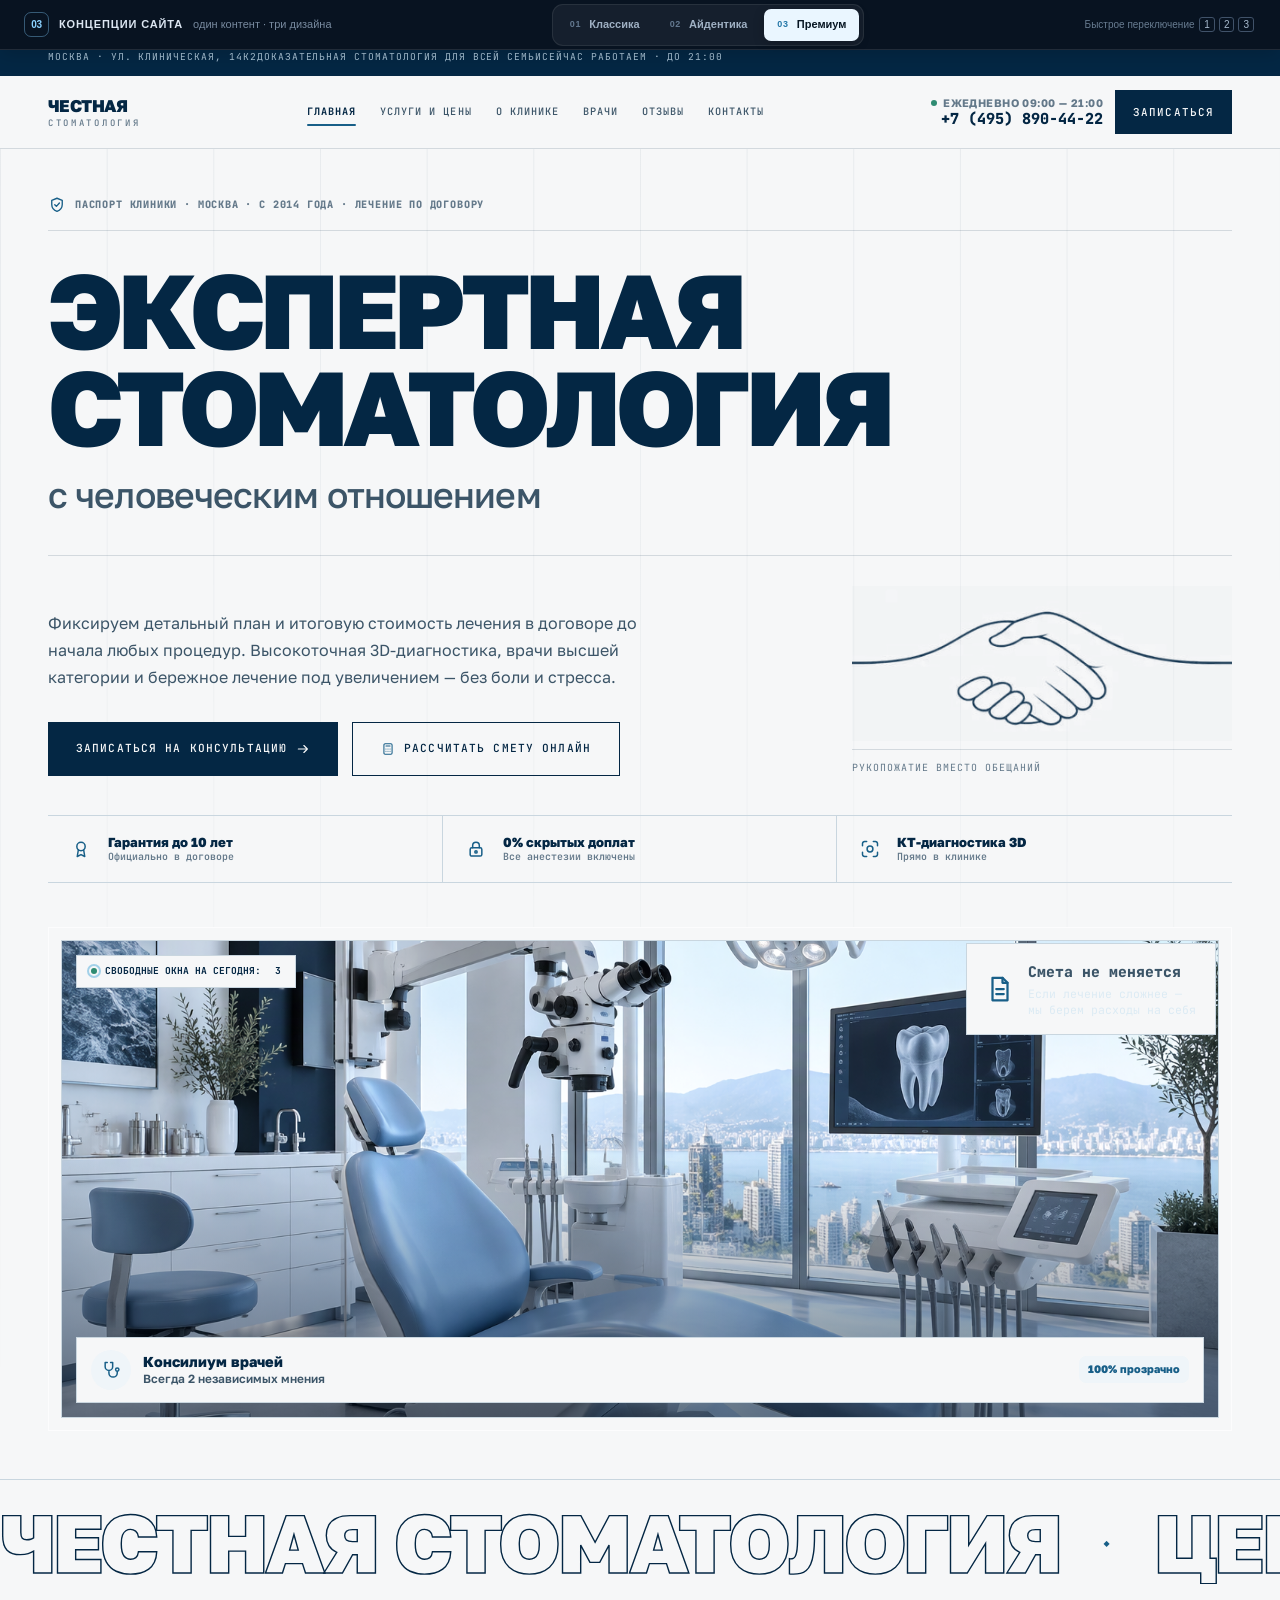
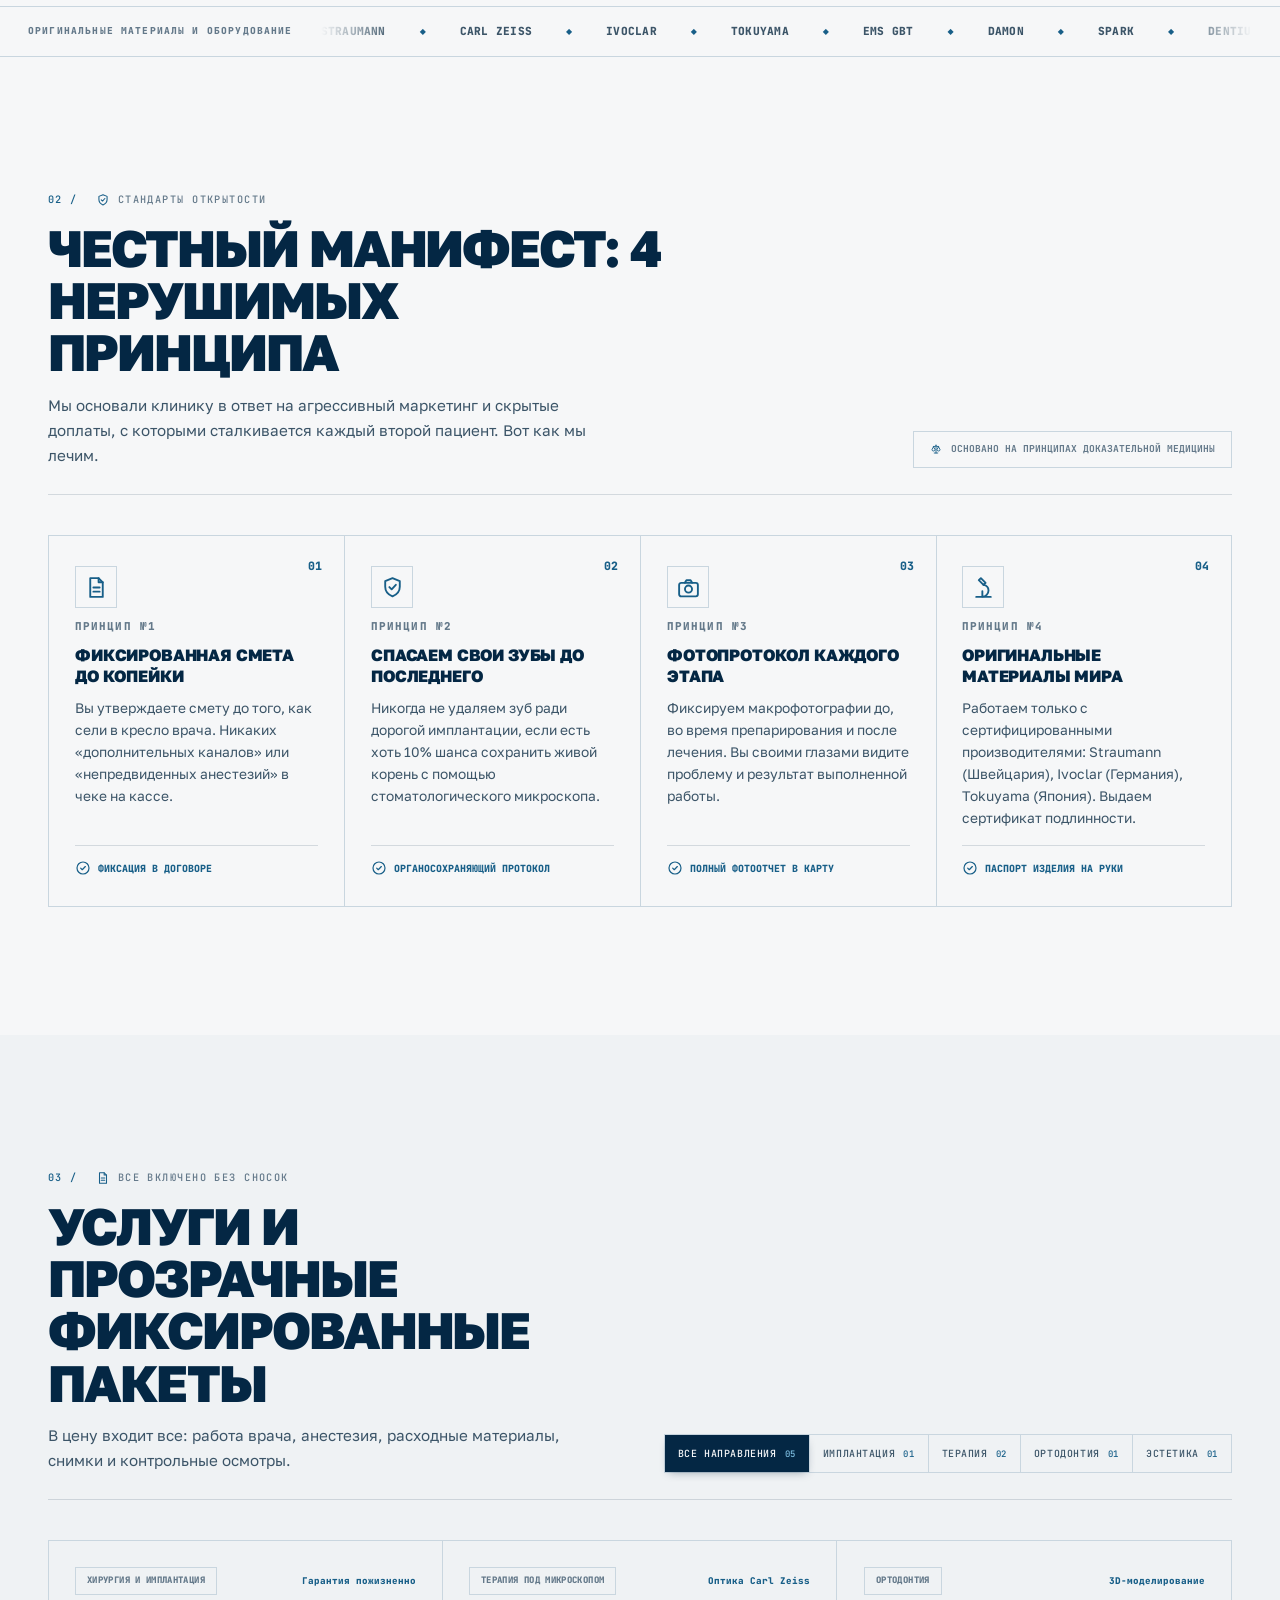
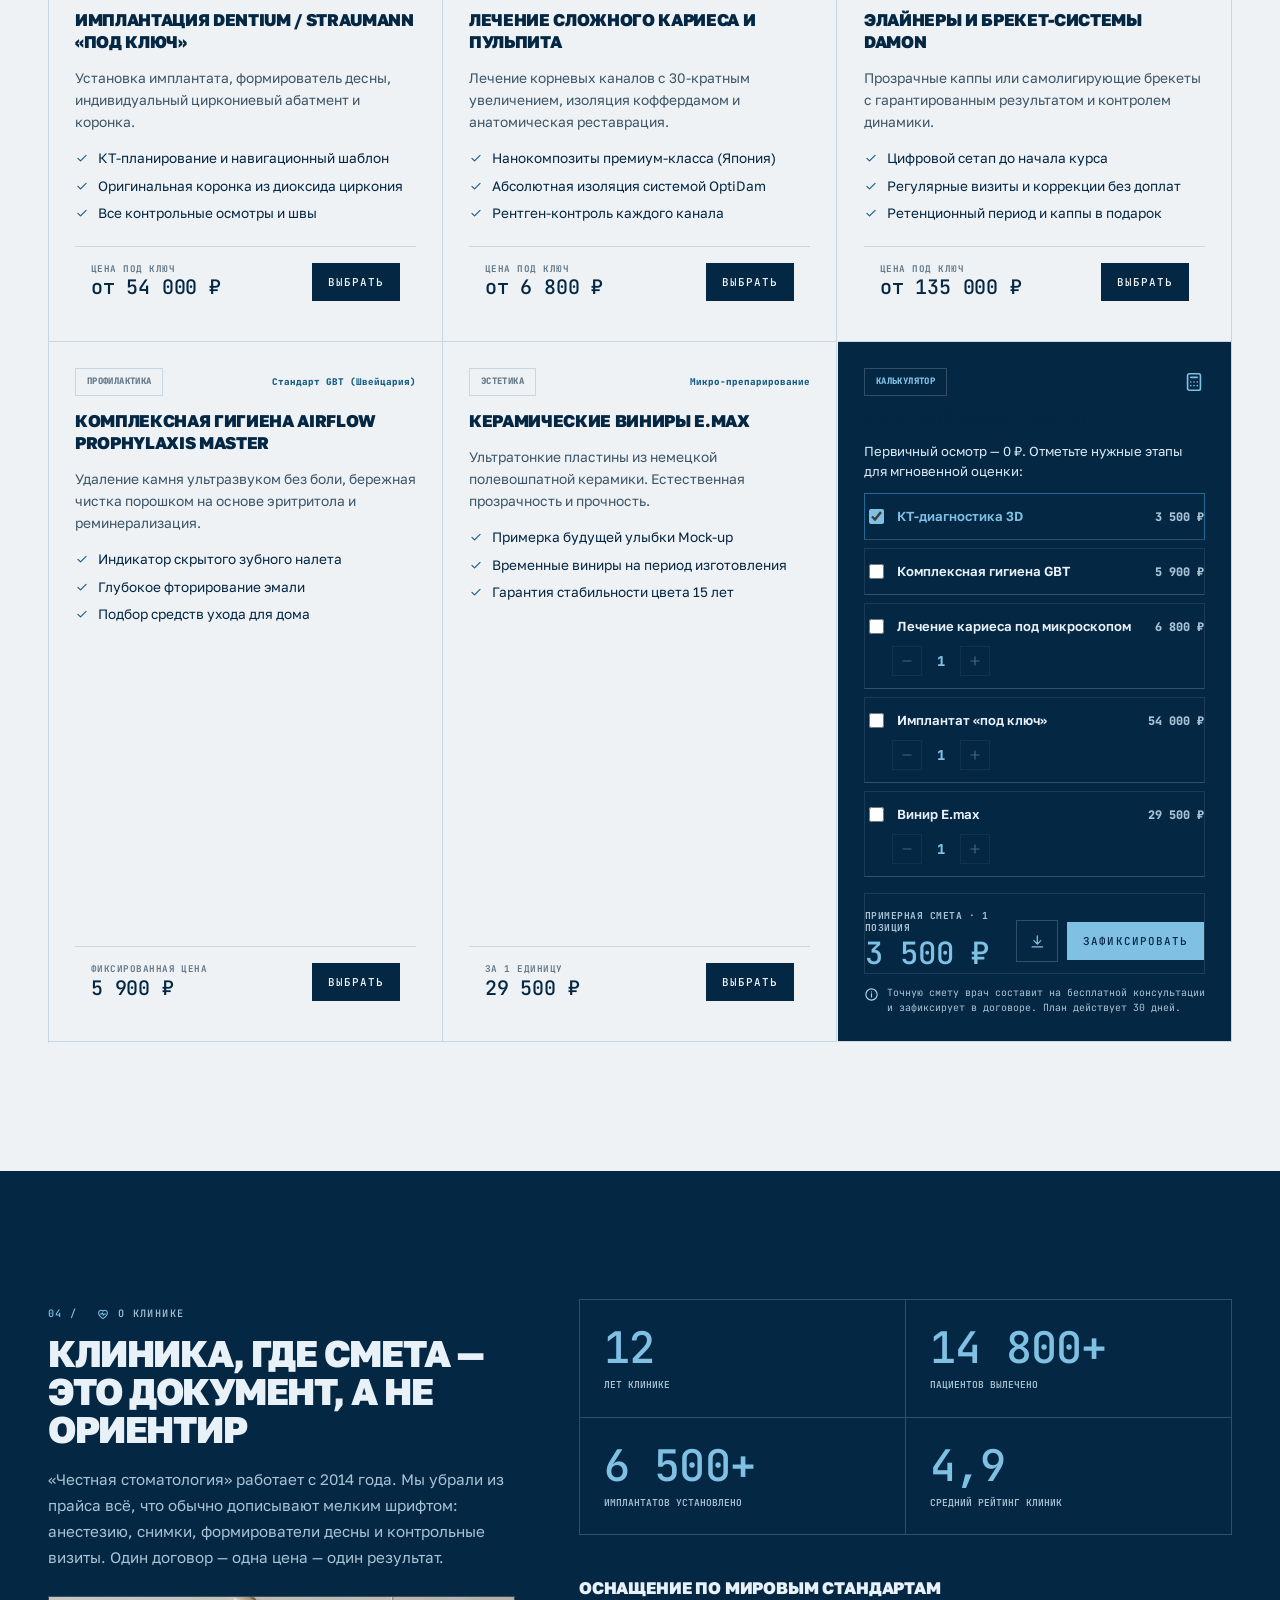
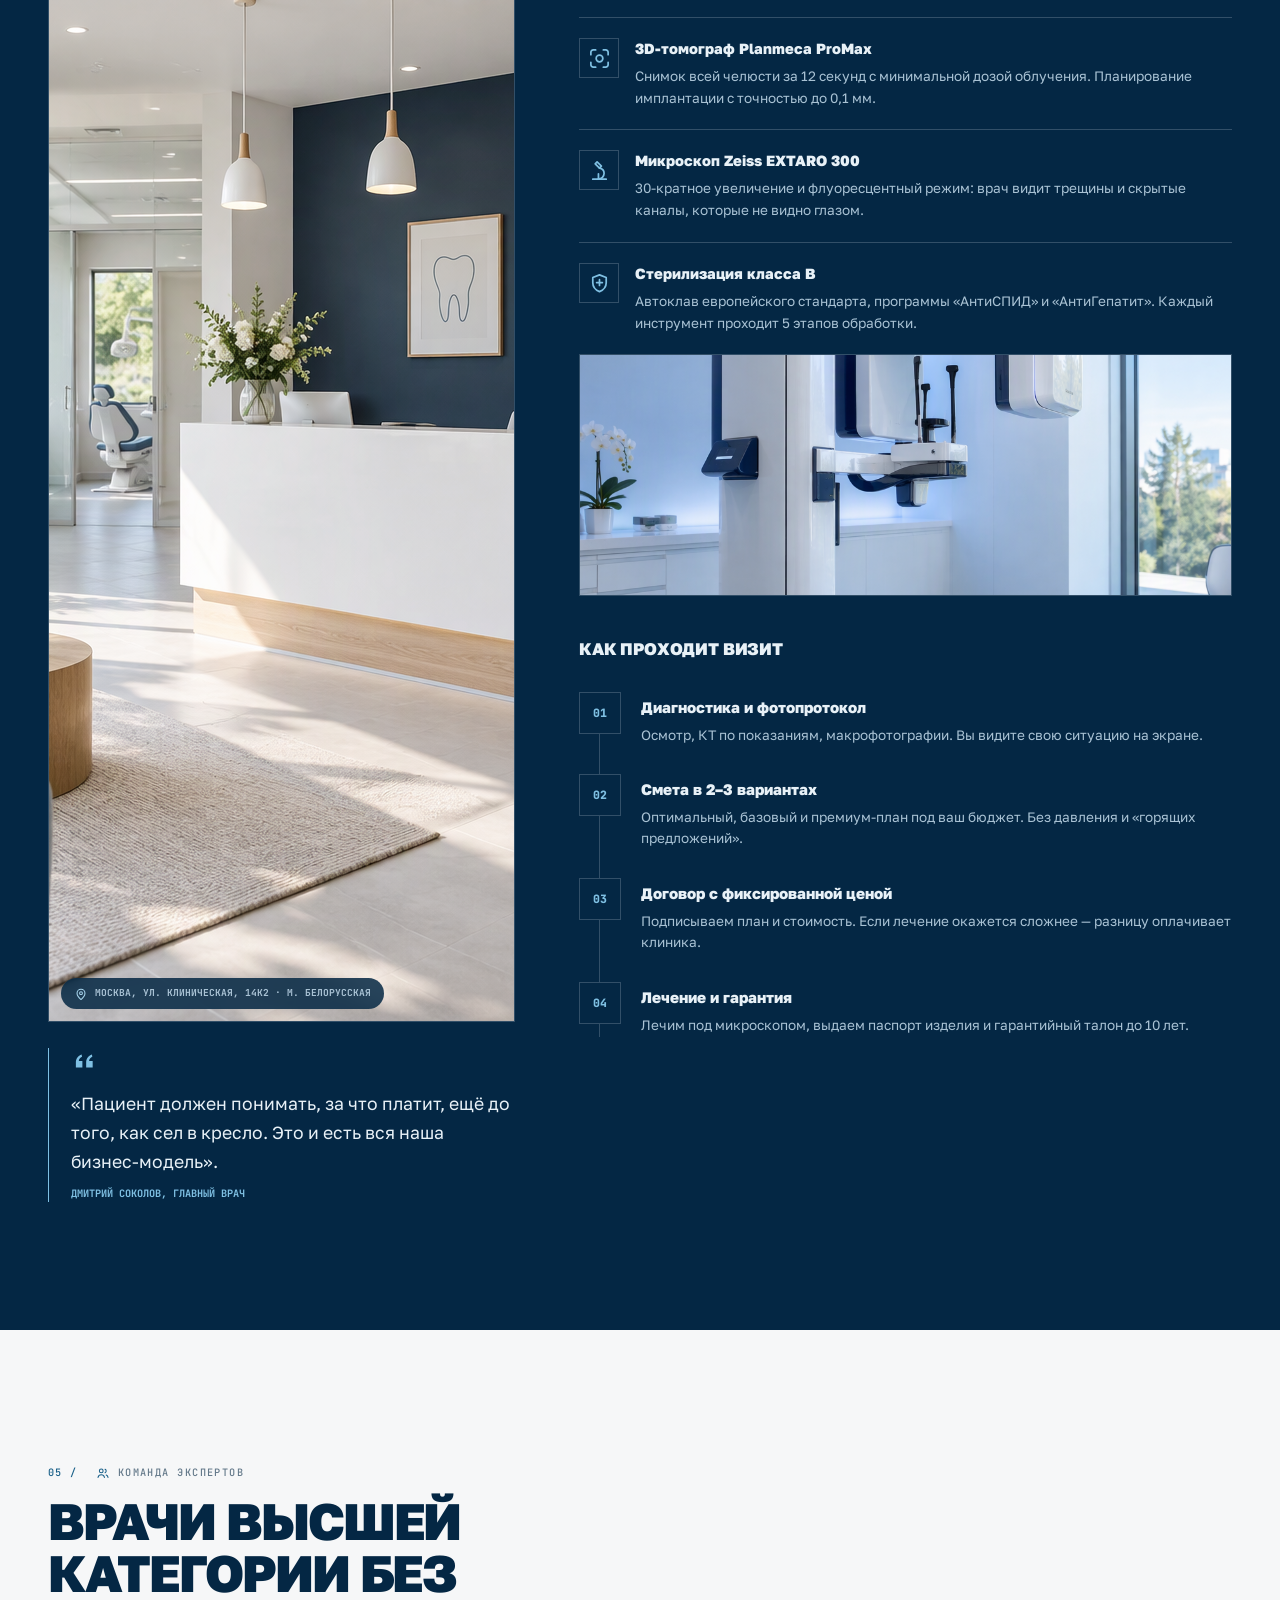
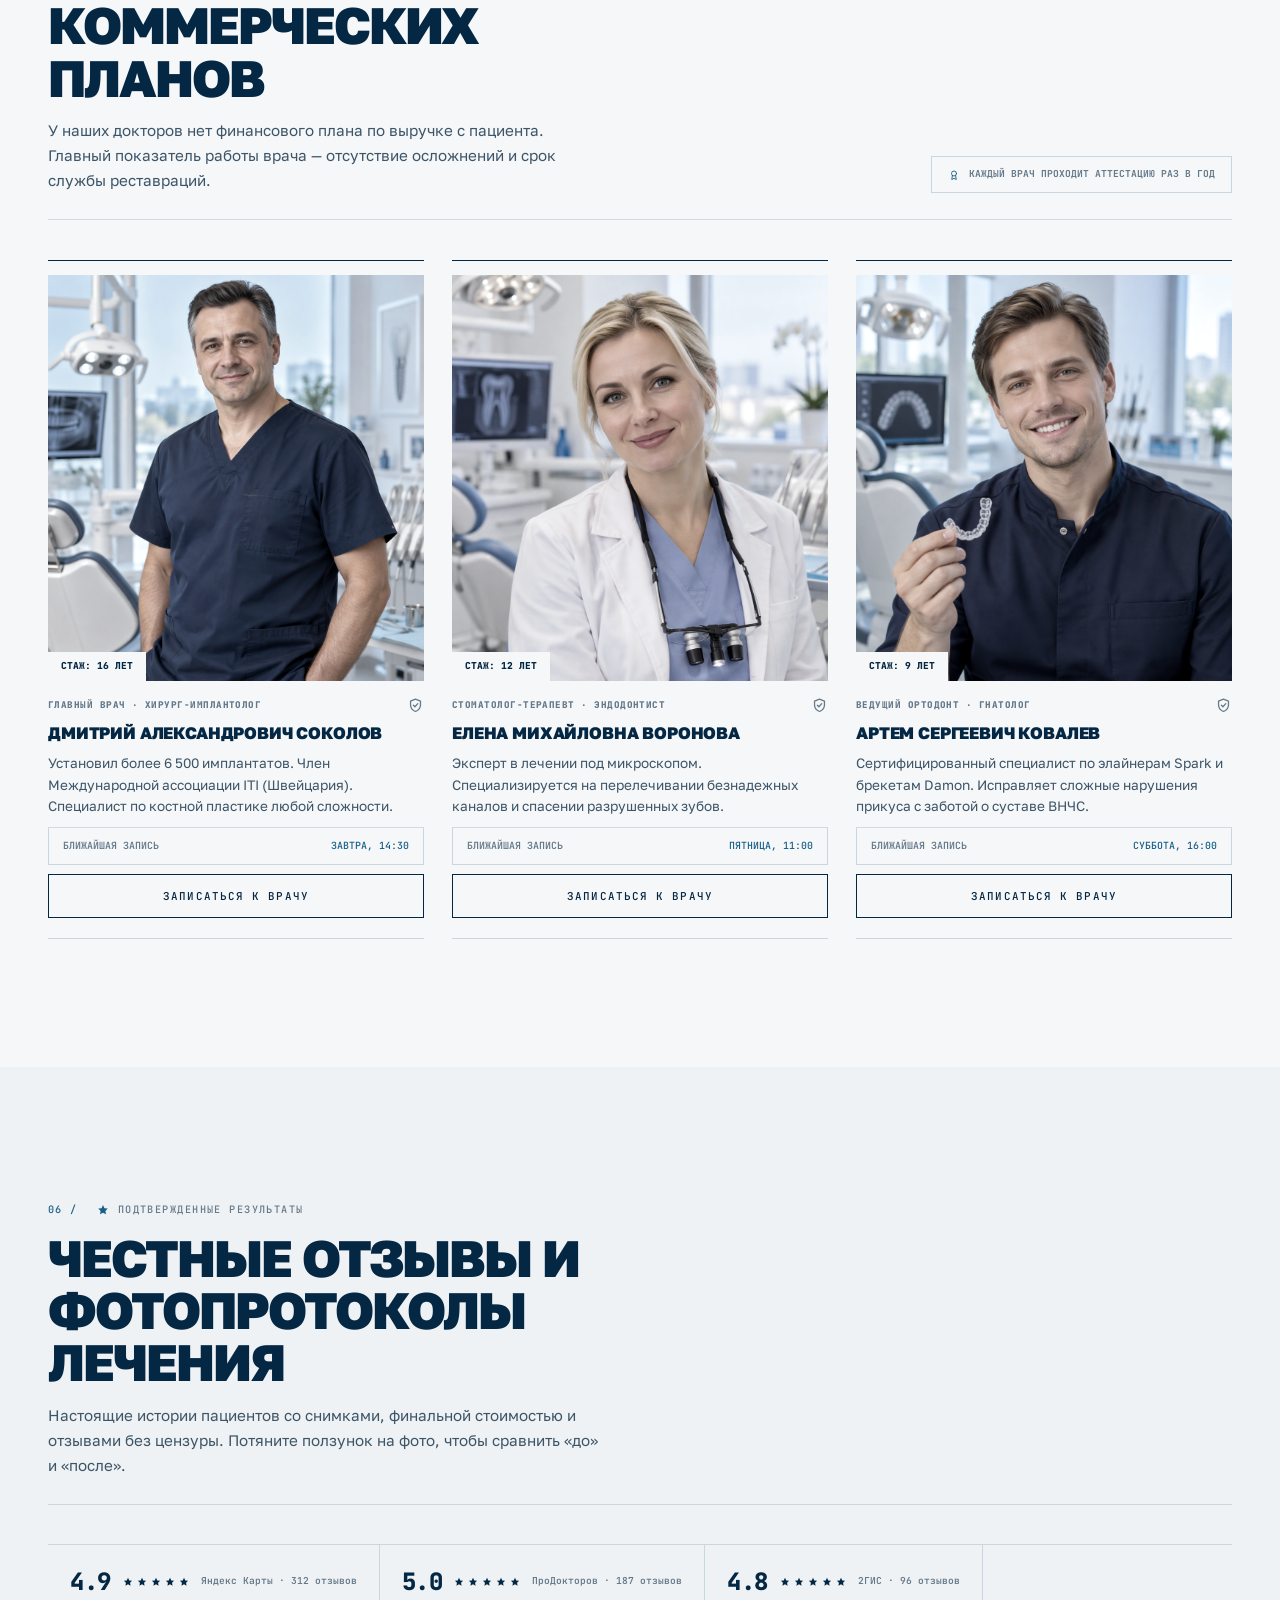
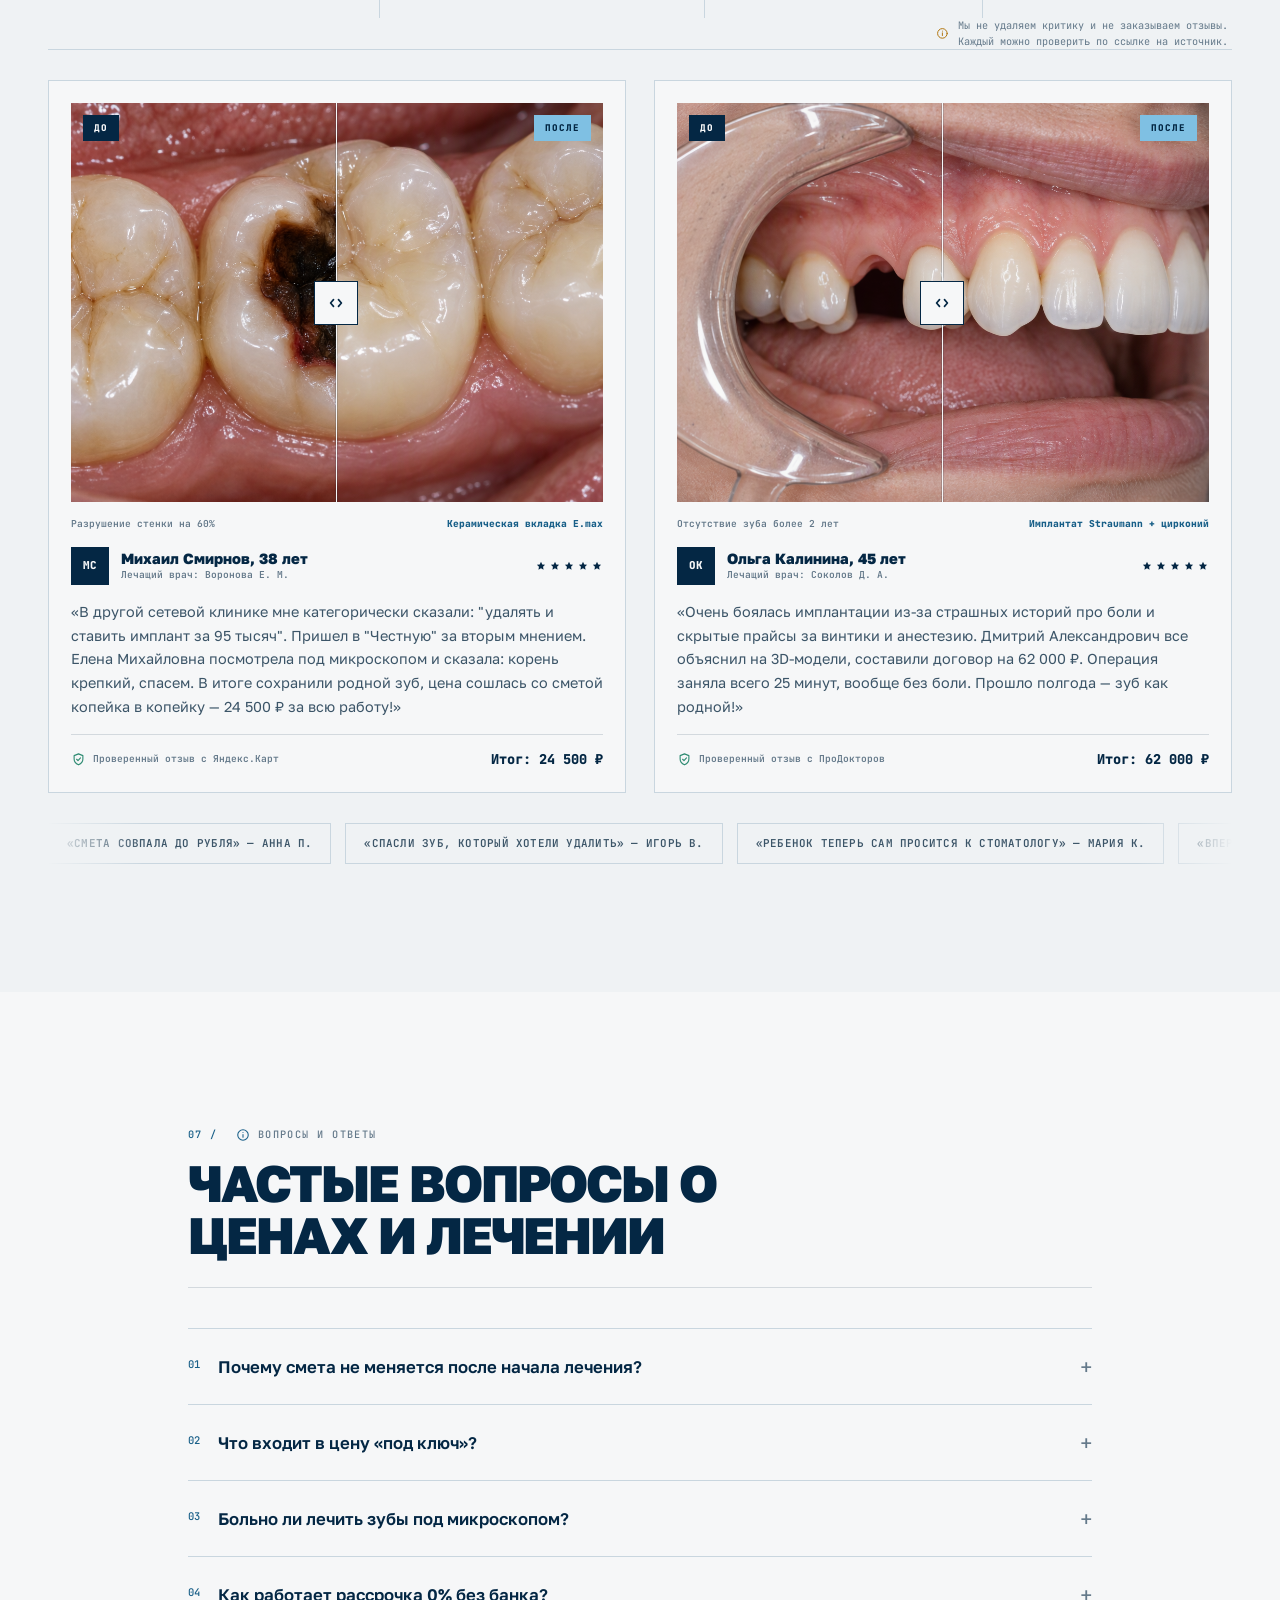
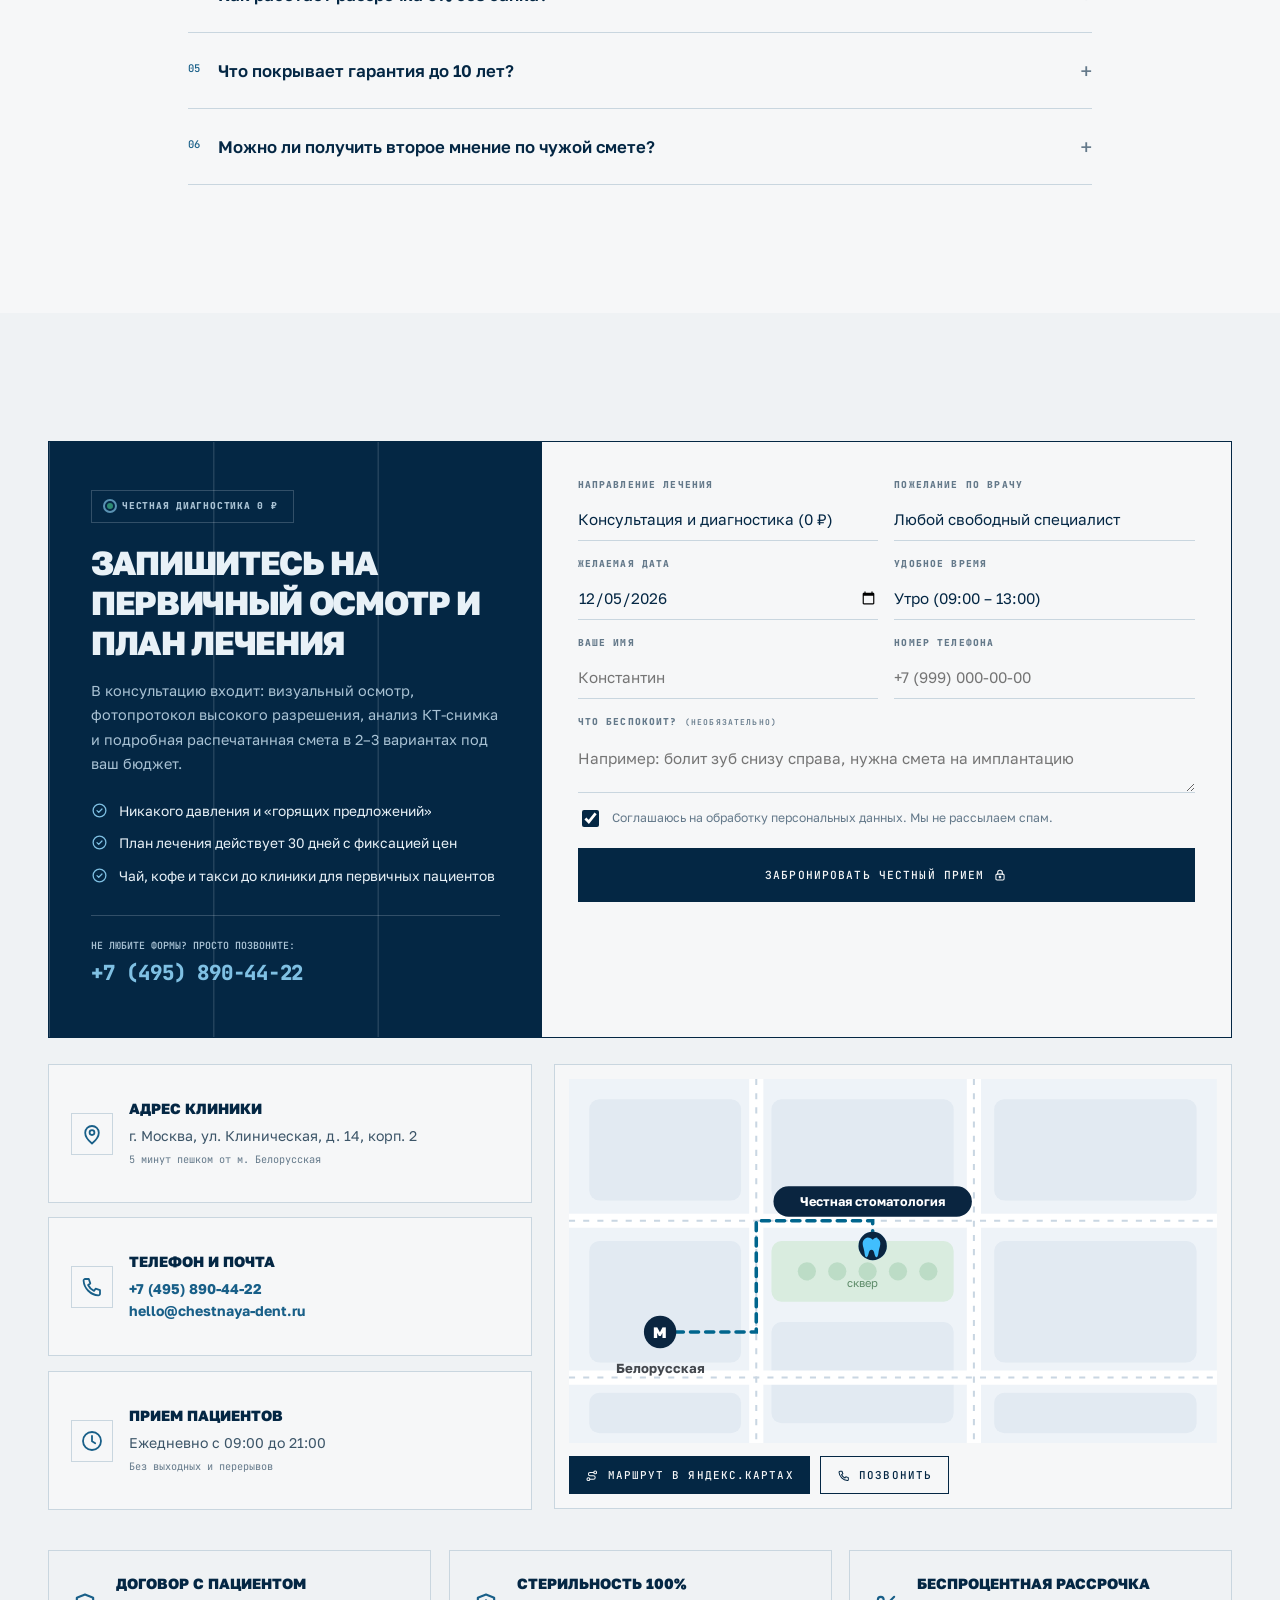
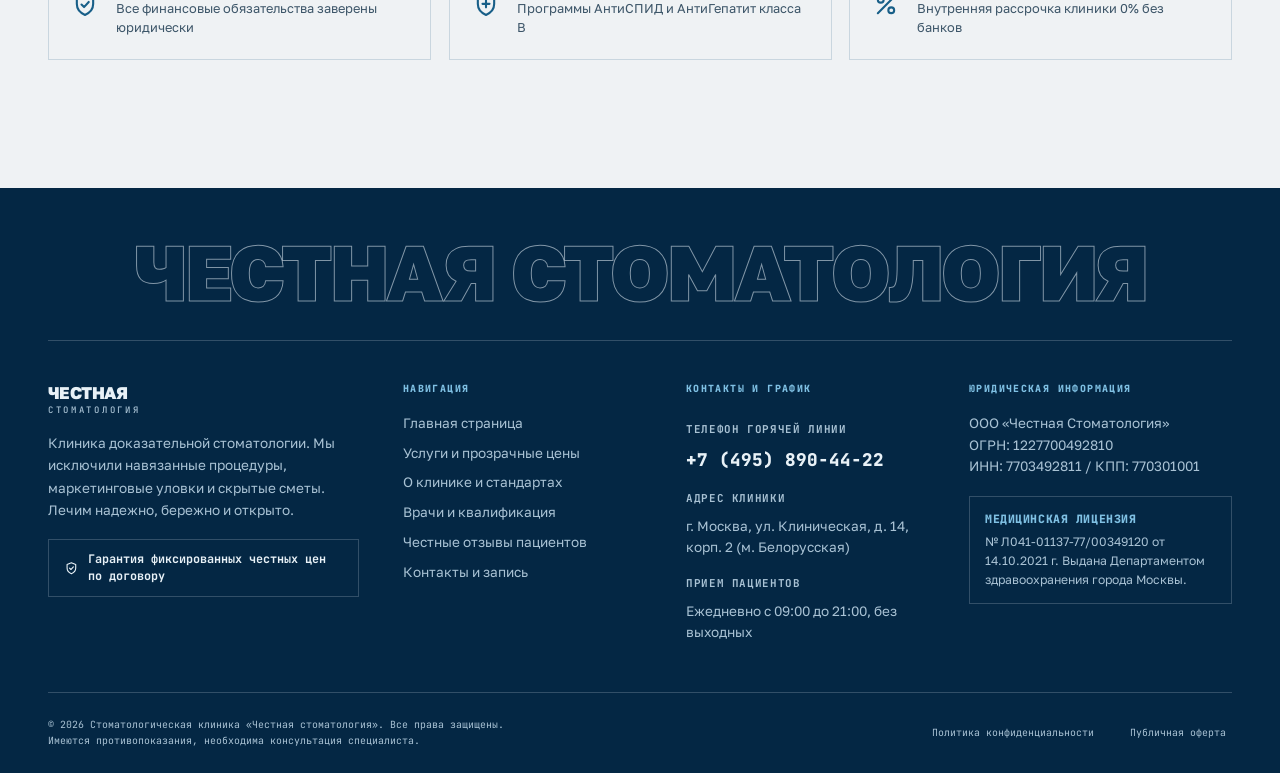
<file: version-3.html>
<!DOCTYPE html>
<html lang="ru">
<head>
  <meta charset="utf-8">
  <meta name="viewport" content="width=device-width, initial-scale=1.0">
  <title>Честная стоматология — премиальная концепция</title>
  <meta name="description" content="Стоматология без навязанных услуг и скрытых платежей. Фиксируем смету в договоре до начала лечения. 3D-диагностика, микроскоп Zeiss, гарантия до 10 лет. Москва, м. Белорусская.">
  <meta property="og:title" content="Честная стоматология — смета не меняется">
  <meta property="og:description" content="Фиксируем план и стоимость лечения в договоре до начала процедур. Если лечение сложнее — расходы берём на себя.">
  <meta property="og:type" content="website">
  <meta property="og:image" content="assets/img/hero-clinic.png">
  <meta name="theme-color" content="#F6F7F8">
  <link rel="icon" href="data:image/svg+xml,%3Csvg xmlns='http://www.w3.org/2000/svg' viewBox='0 0 64 64'%3E%3Crect width='64' height='64' rx='14' fill='%230a2540'/%3E%3Cpath d='M32 18c-5-4.6-11.6-6-16-3.4C10.4 17.8 8 23.4 9 29.6c.9 5.6 2.7 9.6 3.6 15 .9 5.4 1.2 12.9 4.8 13.5 3.6.6 4.5-6.6 6-11.7.9-3 2.1-5.4 5.6-5.4s4.7 2.4 5.6 5.4c1.5 5.1 2.4 12.3 6 11.7 3.6-.6 3.9-8.1 4.8-13.5.9-5.4 2.7-9.4 3.6-15 1-6.2-1.4-11.8-7-15-4.4-2.6-11-1.2-16 3.4z' fill='%2341befd'/%3E%3C/svg%3E">
  <link rel="preconnect" href="https://fonts.googleapis.com">
  <link rel="preconnect" href="https://fonts.gstatic.com" crossorigin>
  <link href="https://fonts.googleapis.com/css2?family=Golos+Text:wght@400;500;600;700;800&family=JetBrains+Mono:wght@400;500;700&display=swap" rel="stylesheet">
  <link rel="stylesheet" href="css/styles.css">
  <link rel="stylesheet" href="css/styles-v3.css">
  <link rel="stylesheet" href="css/versions.css">
  <script>document.documentElement.classList.add('js');</script>
</head>
<body class="version-3">

  <!-- ===== SVG icon sprite ===== -->
  <svg width="0" height="0" style="position:absolute" aria-hidden="true">
    <defs>
      <symbol id="i-tooth" viewBox="0 0 24 24" fill="none" stroke="currentColor" stroke-width="1.8" stroke-linecap="round" stroke-linejoin="round">
        <path d="M12 5.2c-1.6-1.5-3.7-2-5.2-1.2C4.9 5 4 6.9 4.3 9c.3 1.9.9 3.2 1.2 5 .3 1.8.4 4.3 1.6 4.5 1.2.2 1.5-2.2 2-3.9.3-1 .7-1.8 1.9-1.8s1.6.8 1.9 1.8c.5 1.7.8 4.1 2 3.9 1.2-.2 1.3-2.7 1.6-4.5.3-1.8.9-3.1 1.2-5 .3-2.1-.6-4-2.5-5-1.5-.8-3.6-.3-5.2 1.2Z"/>
      </symbol>
      <symbol id="i-shield" viewBox="0 0 24 24" fill="none" stroke="currentColor" stroke-width="1.8" stroke-linecap="round" stroke-linejoin="round">
        <path d="M12 3l7 2.8v5.4c0 4.5-3 7.6-7 9.3-4-1.7-7-4.8-7-9.3V5.8L12 3Z"/><path d="M9 11.6l2.2 2.2 4-4.4"/>
      </symbol>
      <symbol id="i-check" viewBox="0 0 24 24" fill="none" stroke="currentColor" stroke-width="2" stroke-linecap="round" stroke-linejoin="round">
        <path d="M5 12.5l4.5 4.5L19 7.5"/>
      </symbol>
      <symbol id="i-check-circle" viewBox="0 0 24 24" fill="none" stroke="currentColor" stroke-width="1.8" stroke-linecap="round" stroke-linejoin="round">
        <circle cx="12" cy="12" r="9"/><path d="M8.5 12.2l2.4 2.4 4.6-4.8"/>
      </symbol>
      <symbol id="i-star" viewBox="0 0 24 24" fill="currentColor" stroke="none">
        <path d="M12 3.6l2.5 5.2 5.7.8-4.1 4 1 5.7-5.1-2.7-5.1 2.7 1-5.7-4.1-4 5.7-.8L12 3.6Z"/>
      </symbol>
      <symbol id="i-phone" viewBox="0 0 24 24" fill="none" stroke="currentColor" stroke-width="1.8" stroke-linecap="round" stroke-linejoin="round">
        <path d="M5.2 4h3.6l1.5 4.4-2.2 1.6a12.5 12.5 0 0 0 5.9 5.9l1.6-2.2L20 15.2v3.6a1.6 1.6 0 0 1-1.7 1.6C10.6 19.9 4.1 13.4 3.6 5.7A1.6 1.6 0 0 1 5.2 4Z"/>
      </symbol>
      <symbol id="i-clock" viewBox="0 0 24 24" fill="none" stroke="currentColor" stroke-width="1.8" stroke-linecap="round" stroke-linejoin="round">
        <circle cx="12" cy="12" r="9"/><path d="M12 7v5.2l3.2 2"/>
      </symbol>
      <symbol id="i-pin" viewBox="0 0 24 24" fill="none" stroke="currentColor" stroke-width="1.8" stroke-linecap="round" stroke-linejoin="round">
        <path d="M12 21.5s-6.8-5.6-6.8-10.8A6.8 6.8 0 0 1 12 4a6.8 6.8 0 0 1 6.8 6.7c0 5.2-6.8 10.8-6.8 10.8Z"/><circle cx="12" cy="10.6" r="2.4"/>
      </symbol>
      <symbol id="i-mail" viewBox="0 0 24 24" fill="none" stroke="currentColor" stroke-width="1.8" stroke-linecap="round" stroke-linejoin="round">
        <rect x="3" y="5.5" width="18" height="13" rx="2"/><path d="M3.5 7.5l8.5 6 8.5-6"/>
      </symbol>
      <symbol id="i-close" viewBox="0 0 24 24" fill="none" stroke="currentColor" stroke-width="2" stroke-linecap="round">
        <path d="M6 6l12 12M18 6L6 18"/>
      </symbol>
      <symbol id="i-chevron" viewBox="0 0 24 24" fill="none" stroke="currentColor" stroke-width="2" stroke-linecap="round" stroke-linejoin="round">
        <path d="M6 9.5l6 6 6-6"/>
      </symbol>
      <symbol id="i-arrow-right" viewBox="0 0 24 24" fill="none" stroke="currentColor" stroke-width="2" stroke-linecap="round" stroke-linejoin="round">
        <path d="M4 12h15M13.5 6l6 6-6 6"/>
      </symbol>
      <symbol id="i-arrow-up" viewBox="0 0 24 24" fill="none" stroke="currentColor" stroke-width="2" stroke-linecap="round" stroke-linejoin="round">
        <path d="M12 19V5M6 11l6-6 6 6"/>
      </symbol>
      <symbol id="i-plus" viewBox="0 0 24 24" fill="none" stroke="currentColor" stroke-width="2" stroke-linecap="round">
        <path d="M12 5v14M5 12h14"/>
      </symbol>
      <symbol id="i-minus" viewBox="0 0 24 24" fill="none" stroke="currentColor" stroke-width="2" stroke-linecap="round">
        <path d="M5 12h14"/>
      </symbol>
      <symbol id="i-calendar" viewBox="0 0 24 24" fill="none" stroke="currentColor" stroke-width="1.8" stroke-linecap="round" stroke-linejoin="round">
        <rect x="3.5" y="5" width="17" height="16" rx="2"/><path d="M3.5 10h17M8 3v4M16 3v4"/>
      </symbol>
      <symbol id="i-award" viewBox="0 0 24 24" fill="none" stroke="currentColor" stroke-width="1.8" stroke-linecap="round" stroke-linejoin="round">
        <circle cx="12" cy="9" r="5"/><path d="M8.8 13.2L7.5 21l4.5-2.3L16.5 21l-1.3-7.8"/>
      </symbol>
      <symbol id="i-sparkles" viewBox="0 0 24 24" fill="none" stroke="currentColor" stroke-width="1.8" stroke-linecap="round" stroke-linejoin="round">
        <path d="M12 4l1.7 4.3L18 10l-4.3 1.7L12 16l-1.7-4.3L6 10l4.3-1.7L12 4Z"/><path d="M18.5 15.5l.8 2 2 .8-2 .8-.8 2-.8-2-2-.8 2-.8.8-2Z"/>
      </symbol>
      <symbol id="i-download" viewBox="0 0 24 24" fill="none" stroke="currentColor" stroke-width="1.8" stroke-linecap="round" stroke-linejoin="round">
        <path d="M12 4v11M7 11l5 5 5-5M4.5 20h15"/>
      </symbol>
      <symbol id="i-camera" viewBox="0 0 24 24" fill="none" stroke="currentColor" stroke-width="1.8" stroke-linecap="round" stroke-linejoin="round">
        <rect x="3" y="7.5" width="18" height="13" rx="2"/><path d="M8.5 7.5L10 5h4l1.5 2.5"/><circle cx="12" cy="13.5" r="3.4"/>
      </symbol>
      <symbol id="i-microscope" viewBox="0 0 24 24" fill="none" stroke="currentColor" stroke-width="1.8" stroke-linecap="round" stroke-linejoin="round">
        <path d="M9.5 3l4.5 4.5-2 2L7.5 5l2-2Z"/><path d="M12 9.5c2.9.5 4.8 2.7 4.8 5.4a5.9 5.9 0 0 1-5.9 5.9"/><path d="M5 21h14M10.9 15.5v5.5"/>
      </symbol>
      <symbol id="i-scan" viewBox="0 0 24 24" fill="none" stroke="currentColor" stroke-width="1.8" stroke-linecap="round" stroke-linejoin="round">
        <path d="M3 8V5.5A2.5 2.5 0 0 1 5.5 3H8M16 3h2.5A2.5 2.5 0 0 1 21 5.5V8M21 16v2.5a2.5 2.5 0 0 1-2.5 2.5H16M8 21H5.5A2.5 2.5 0 0 1 3 18.5V16"/><circle cx="12" cy="12" r="3.5"/>
      </symbol>
      <symbol id="i-quote" viewBox="0 0 24 24" fill="currentColor" stroke="none">
        <path d="M9.8 6C6.6 7.1 4.5 9.7 4.5 13.2V18h6v-6H7.2c.2-1.9 1.2-3.1 3-3.9L9.8 6ZM19.3 6c-3.2 1.1-5.3 3.7-5.3 7.2V18h6v-6h-3.3c.2-1.9 1.2-3.1 3-3.9L19.3 6Z"/>
      </symbol>
      <symbol id="i-lock" viewBox="0 0 24 24" fill="none" stroke="currentColor" stroke-width="1.8" stroke-linecap="round" stroke-linejoin="round">
        <rect x="5" y="10.5" width="14" height="10" rx="2"/><path d="M8 10.5V8a4 4 0 0 1 8 0v2.5"/><circle cx="12" cy="15.5" r="1.4"/>
      </symbol>
      <symbol id="i-calc" viewBox="0 0 24 24" fill="none" stroke="currentColor" stroke-width="1.8" stroke-linecap="round" stroke-linejoin="round">
        <rect x="5" y="3" width="14" height="18" rx="2"/><path d="M8.5 7h7M8.5 12h.01M12 12h.01M15.5 12h.01M8.5 16h.01M12 16h.01M15.5 16h.01"/>
      </symbol>
      <symbol id="i-scale" viewBox="0 0 24 24" fill="none" stroke="currentColor" stroke-width="1.8" stroke-linecap="round" stroke-linejoin="round">
        <path d="M12 4v16M8.5 20h7M12 6L7 7.5M12 6l5 1.5"/><path d="M7 7.5L4 13a3 3 0 0 0 6 0L7 7.5ZM17 7.5L14 13a3 3 0 0 0 6 0l-3-5.5Z"/>
      </symbol>
      <symbol id="i-heart" viewBox="0 0 24 24" fill="none" stroke="currentColor" stroke-width="1.8" stroke-linecap="round" stroke-linejoin="round">
        <path d="M12 20s-7.5-4.6-7.5-10A4.3 4.3 0 0 1 12 7.2 4.3 4.3 0 0 1 19.5 10c0 5.4-7.5 10-7.5 10Z"/><path d="M7.5 12h2l1.2-2 2 4 1.2-2h2.6"/>
      </symbol>
      <symbol id="i-route" viewBox="0 0 24 24" fill="none" stroke="currentColor" stroke-width="1.8" stroke-linecap="round" stroke-linejoin="round">
        <circle cx="6" cy="18" r="2.5"/><circle cx="18" cy="6" r="2.5"/><path d="M8.5 18H15a3 3 0 0 0 0-6H9a3 3 0 0 1 0-6h6.5"/>
      </symbol>
      <symbol id="i-external" viewBox="0 0 24 24" fill="none" stroke="currentColor" stroke-width="1.8" stroke-linecap="round" stroke-linejoin="round">
        <path d="M14 4h6v6M20 4L11 13"/><path d="M9 5H6a2 2 0 0 0-2 2v11a2 2 0 0 0 2 2h11a2 2 0 0 0 2-2v-3"/>
      </symbol>
      <symbol id="i-file" viewBox="0 0 24 24" fill="none" stroke="currentColor" stroke-width="1.8" stroke-linecap="round" stroke-linejoin="round">
        <path d="M6 3h8l4 4v14H6V3Z"/><path d="M14 3v4h4M9 12h6M9 16h6"/>
      </symbol>
      <symbol id="i-stethoscope" viewBox="0 0 24 24" fill="none" stroke="currentColor" stroke-width="1.8" stroke-linecap="round" stroke-linejoin="round">
        <path d="M5 3v5a4.5 4.5 0 0 0 9 0V3M7.5 3H5M14 3h-2.5M9.5 12.5v3a5 5 0 0 0 10 0v-1.6"/><circle cx="19.5" cy="11.5" r="2"/>
      </symbol>
      <symbol id="i-percent" viewBox="0 0 24 24" fill="none" stroke="currentColor" stroke-width="1.8" stroke-linecap="round" stroke-linejoin="round">
        <path d="M19 5L5 19"/><circle cx="7.5" cy="7.5" r="2.5"/><circle cx="16.5" cy="16.5" r="2.5"/>
      </symbol>
      <symbol id="i-info" viewBox="0 0 24 24" fill="none" stroke="currentColor" stroke-width="1.8" stroke-linecap="round" stroke-linejoin="round">
        <circle cx="12" cy="12" r="9"/><path d="M12 11v5M12 7.8h.01"/>
      </symbol>
      <symbol id="i-drag" viewBox="0 0 24 24" fill="none" stroke="currentColor" stroke-width="2" stroke-linecap="round" stroke-linejoin="round">
        <path d="M9 8l-3.5 4L9 16M15 8l3.5 4L15 16"/>
      </symbol>
      <symbol id="i-users" viewBox="0 0 24 24" fill="none" stroke="currentColor" stroke-width="1.8" stroke-linecap="round" stroke-linejoin="round">
        <circle cx="9" cy="8.5" r="3.2"/><path d="M3.5 19.5c.6-3 2.8-4.5 5.5-4.5s4.9 1.5 5.5 4.5M15.5 5.6a3.2 3.2 0 0 1 0 5.9M17.5 15.3c1.7.6 2.8 1.9 3.1 4.2"/>
      </symbol>
      <symbol id="i-sterile" viewBox="0 0 24 24" fill="none" stroke="currentColor" stroke-width="1.8" stroke-linecap="round" stroke-linejoin="round">
        <path d="M12 3l7 2.8v5.4c0 4.5-3 7.6-7 9.3-4-1.7-7-4.8-7-9.3V5.8L12 3Z"/><path d="M12 8v6M9 11h6"/>
      </symbol>
    </defs>
  </svg>

  <!-- ===== Header ===== -->
  <header class="site-header" id="siteHeader">
    <div class="scroll-progress" aria-hidden="true"><span id="scrollProgress"></span></div>
    <div class="premium-strip">
      <div class="container"><span>Москва · ул. Клиническая, 14к2</span><span>Доказательная стоматология для всей семьи</span><span><i></i>Сейчас работаем · до 21:00</span></div>
    </div>
    <div class="container header-inner">
      <a class="brand" href="#main" data-scroll aria-label="Честная стоматология — на главную">
        <span class="brand-badge"><svg class="icon"><use href="#i-tooth"/></svg></span>
        <span class="brand-text">
          <strong>Честная</strong>
          <small>Стоматология</small>
        </span>
      </a>
      <nav class="main-nav" aria-label="Основная навигация">
        <a class="nav-link is-active" href="#main" data-scroll data-section="main">Главная</a>
        <a class="nav-link" href="#services-and-prices" data-scroll data-section="services-and-prices">Услуги и цены</a>
        <a class="nav-link" href="#about-clinic" data-scroll data-section="about-clinic">О клинике</a>
        <a class="nav-link" href="#doctors" data-scroll data-section="doctors">Врачи</a>
        <a class="nav-link" href="#honest-reviews" data-scroll data-section="honest-reviews">Отзывы</a>
        <a class="nav-link" href="#contacts" data-scroll data-section="contacts">Контакты</a>
      </nav>
      <div class="header-actions">
        <div class="header-contacts">
          <span class="header-hours"><i class="dot" aria-hidden="true"></i>Ежедневно 09:00 — 21:00</span>
          <a class="header-phone" href="tel:+74958904422">+7 (495) 890-44-22</a>
        </div>
        <a class="btn btn-primary header-cta" href="#contacts" data-scroll>Записаться</a>
        <a class="icon-btn header-call" href="tel:+74958904422" aria-label="Позвонить в клинику"><svg class="icon"><use href="#i-phone"/></svg></a>
        <button class="burger" id="burger" type="button" aria-label="Открыть меню" aria-expanded="false" aria-controls="mobileMenu">
          <span></span><span></span><span></span>
        </button>
      </div>
    </div>
  </header>

  <!-- ===== Mobile menu ===== -->
  <div class="menu-overlay" id="menuOverlay" hidden></div>
  <aside class="mobile-menu" id="mobileMenu" aria-hidden="true" aria-label="Мобильное меню">
    <div class="mm-head">
      <span class="brand">
        <span class="brand-badge"><svg class="icon"><use href="#i-tooth"/></svg></span>
        <span class="brand-text"><strong>Честная</strong><small>Стоматология</small></span>
      </span>
      <button class="icon-btn" id="menuClose" type="button" aria-label="Закрыть меню"><svg class="icon"><use href="#i-close"/></svg></button>
    </div>
    <nav class="mm-nav" aria-label="Навигация по сайту">
      <a class="mm-link" href="#main" data-scroll><span>Главная</span><svg class="icon"><use href="#i-arrow-right"/></svg></a>
      <a class="mm-link" href="#services-and-prices" data-scroll><span>Услуги и цены</span><svg class="icon"><use href="#i-arrow-right"/></svg></a>
      <a class="mm-link" href="#about-clinic" data-scroll><span>О клинике</span><svg class="icon"><use href="#i-arrow-right"/></svg></a>
      <a class="mm-link" href="#doctors" data-scroll><span>Врачи</span><svg class="icon"><use href="#i-arrow-right"/></svg></a>
      <a class="mm-link" href="#honest-reviews" data-scroll><span>Честные отзывы</span><svg class="icon"><use href="#i-arrow-right"/></svg></a>
      <a class="mm-link" href="#faq" data-scroll><span>Вопросы и ответы</span><svg class="icon"><use href="#i-arrow-right"/></svg></a>
      <a class="mm-link" href="#contacts" data-scroll><span>Контакты</span><svg class="icon"><use href="#i-arrow-right"/></svg></a>
    </nav>
    <div class="mm-footer">
      <a class="mm-phone" href="tel:+74958904422">+7 (495) 890-44-22</a>
      <span class="mm-hours"><svg class="icon"><use href="#i-clock"/></svg>Ежедневно 09:00 — 21:00</span>
      <a class="btn btn-primary btn-block" href="#contacts" data-scroll>Записаться на прием</a>
    </div>
  </aside>

  <main id="main-content">

    <!-- ===== Hero ===== -->
    <section class="hero" id="main" data-spy>
      <div class="hero-bg" aria-hidden="true">
        <div class="hero-grid"></div>
        <div class="blob blob-a" data-parallax="0.12"></div>
        <div class="blob blob-b" data-parallax="0.2"></div>
        <div class="blob blob-c" data-parallax="0.08"></div>
      </div>
      <div class="container hero-inner">
        <div class="hero-content">
          <div class="hero-badge reveal"><svg class="icon"><use href="#i-shield"/></svg><span>Паспорт клиники · Москва · с 2014 года · лечение по договору</span></div>
          <h1 class="hero-title reveal" style="--d:.08s">Экспертная стоматология <span class="mark">с человеческим отношением</span></h1>
          <div class="hero-lower">
            <div class="hero-lower-text reveal" style="--d:.16s">
              <p class="hero-lead">Фиксируем детальный план и итоговую стоимость лечения в договоре до начала любых процедур. Высокоточная 3D-диагностика, врачи высшей категории и бережное лечение под увеличением — без боли и стресса.</p>
              <div class="hero-cta">
                <a class="btn btn-primary btn-lg" href="#contacts" data-scroll><span>Записаться на консультацию</span><svg class="icon"><use href="#i-arrow-right"/></svg></a>
                <a class="btn btn-light btn-lg" href="#services-and-prices" data-scroll><svg class="icon icon-accent"><use href="#i-calc"/></svg><span>Рассчитать смету онлайн</span></a>
              </div>
            </div>
            <figure class="hero-handshake reveal" style="--d:.24s">
              <img src="assets/img/brand-handshake-line.png" alt="Рукопожатие тонкой линией — знак договоренности о фиксированной смете" width="1695" height="690">
              <figcaption>Рукопожатие вместо обещаний</figcaption>
            </figure>
          </div>
          <div class="trust-row reveal" style="--d:.32s">
            <div class="trust-item">
              <span class="trust-icon"><svg class="icon"><use href="#i-award"/></svg></span>
              <span class="trust-text"><strong>Гарантия до 10 лет</strong><small>Официально в договоре</small></span>
            </div>
            <div class="trust-item">
              <span class="trust-icon"><svg class="icon"><use href="#i-lock"/></svg></span>
              <span class="trust-text"><strong>0% скрытых доплат</strong><small>Все анестезии включены</small></span>
            </div>
            <div class="trust-item">
              <span class="trust-icon"><svg class="icon"><use href="#i-scan"/></svg></span>
              <span class="trust-text"><strong>КТ-диагностика 3D</strong><small>Прямо в клинике</small></span>
            </div>
          </div>
        </div>
        <div class="hero-visual reveal" style="--d:.2s">
          <div class="hero-card" data-parallax="-0.05">
            <div class="hero-photo">
              <img src="assets/img/hero-clinic.png" alt="Современный стоматологический кабинет с микроскопом Zeiss и панорамными окнами" width="1536" height="1024" fetchpriority="high">
              <div class="hero-photo-shade" aria-hidden="true"></div>
              <div class="live-badge"><i class="pulse-dot" aria-hidden="true"></i>Свободные окна на сегодня: <strong>&nbsp;3</strong></div>
              <div class="hero-overlay-card">
                <span class="hoc-icon"><svg class="icon"><use href="#i-stethoscope"/></svg></span>
                <span class="hoc-text"><strong>Консилиум врачей</strong><small>Всегда 2 независимых мнения</small></span>
                <span class="hoc-tag">100% прозрачно</span>
              </div>
            </div>
          </div>
          <div class="float-note reveal" style="--d:.45s">
            <svg class="icon"><use href="#i-file"/></svg>
            <div><strong>Смета не меняется</strong><small>Если лечение сложнее — мы берем расходы на себя</small></div>
          </div>
        </div>
      </div>
      <div class="mega-strip" aria-hidden="true">
        <div class="marquee" data-marquee>
          <div class="marquee-track mega-track">
            <span class="mega-word">Честная стоматология</span><i>◆</i><span class="mega-word">Цена по договору</span><i>◆</i>
            <span class="mega-word">Честная стоматология</span><i>◆</i><span class="mega-word">Цена по договору</span><i>◆</i>
          </div>
        </div>
      </div>
      <div class="brands-strip" aria-label="Производители материалов и оборудования">
        <span class="brands-label">Оригинальные материалы и оборудование</span>
        <div class="marquee" data-marquee>
          <div class="marquee-track">
            <span>Straumann</span><i>◆</i><span>Carl Zeiss</span><i>◆</i><span>Ivoclar</span><i>◆</i><span>Tokuyama</span><i>◆</i><span>EMS GBT</span><i>◆</i><span>Damon</span><i>◆</i><span>Spark</span><i>◆</i><span>Dentium</span><i>◆</i>
            <span>Straumann</span><i>◆</i><span>Carl Zeiss</span><i>◆</i><span>Ivoclar</span><i>◆</i><span>Tokuyama</span><i>◆</i><span>EMS GBT</span><i>◆</i><span>Damon</span><i>◆</i><span>Spark</span><i>◆</i><span>Dentium</span><i>◆</i>
          </div>
        </div>
      </div>
    </section>

    <!-- ===== Manifest ===== -->
    <section class="section manifest" id="manifest">
      <div class="container">
        <div class="section-head reveal">
          <div class="section-head-text">
            <span class="eyebrow"><svg class="icon"><use href="#i-shield"/></svg>Стандарты открытости</span>
            <h2 class="section-title">Честный манифест: 4 нерушимых принципа</h2>
            <p class="section-lead">Мы основали клинику в ответ на агрессивный маркетинг и скрытые доплаты, с которыми сталкивается каждый второй пациент. Вот как мы лечим.</p>
          </div>
          <span class="head-note"><svg class="icon"><use href="#i-scale"/></svg>Основано на принципах доказательной медицины</span>
        </div>
        <div class="pillars">
          <article class="pillar reveal">
            <span class="pillar-num" aria-hidden="true">01</span>
            <span class="pillar-icon"><svg class="icon"><use href="#i-file"/></svg></span>
            <span class="pillar-tag">Принцип №1</span>
            <h3>Фиксированная смета до копейки</h3>
            <p>Вы утверждаете смету до того, как сели в кресло врача. Никаких «дополнительных каналов» или «непредвиденных анестезий» в чеке на кассе.</p>
            <span class="pillar-foot"><svg class="icon"><use href="#i-check-circle"/></svg>Фиксация в договоре</span>
          </article>
          <article class="pillar reveal" style="--d:.08s">
            <span class="pillar-num" aria-hidden="true">02</span>
            <span class="pillar-icon"><svg class="icon"><use href="#i-shield"/></svg></span>
            <span class="pillar-tag">Принцип №2</span>
            <h3>Спасаем свои зубы до последнего</h3>
            <p>Никогда не удаляем зуб ради дорогой имплантации, если есть хоть 10% шанса сохранить живой корень с помощью стоматологического микроскопа.</p>
            <span class="pillar-foot"><svg class="icon"><use href="#i-check-circle"/></svg>Органосохраняющий протокол</span>
          </article>
          <article class="pillar reveal" style="--d:.16s">
            <span class="pillar-num" aria-hidden="true">03</span>
            <span class="pillar-icon"><svg class="icon"><use href="#i-camera"/></svg></span>
            <span class="pillar-tag">Принцип №3</span>
            <h3>Фотопротокол каждого этапа</h3>
            <p>Фиксируем макрофотографии до, во время препарирования и после лечения. Вы своими глазами видите проблему и результат выполненной работы.</p>
            <span class="pillar-foot"><svg class="icon"><use href="#i-check-circle"/></svg>Полный фотоотчет в карту</span>
          </article>
          <article class="pillar reveal" style="--d:.24s">
            <span class="pillar-num" aria-hidden="true">04</span>
            <span class="pillar-icon"><svg class="icon"><use href="#i-microscope"/></svg></span>
            <span class="pillar-tag">Принцип №4</span>
            <h3>Оригинальные материалы мира</h3>
            <p>Работаем только с сертифицированными производителями: Straumann (Швейцария), Ivoclar (Германия), Tokuyama (Япония). Выдаем сертификат подлинности.</p>
            <span class="pillar-foot"><svg class="icon"><use href="#i-check-circle"/></svg>Паспорт изделия на руки</span>
          </article>
        </div>
      </div>
    </section>

    <!-- ===== Services & prices ===== -->
    <section class="section services" id="services-and-prices" data-spy>
      <div class="container">
        <div class="section-head reveal">
          <div class="section-head-text">
            <span class="eyebrow"><svg class="icon"><use href="#i-file"/></svg>Все включено без сносок</span>
            <h2 class="section-title">Услуги и прозрачные фиксированные пакеты</h2>
            <p class="section-lead">В цену входит все: работа врача, анестезия, расходные материалы, снимки и контрольные осмотры.</p>
          </div>
          <div class="filters" role="group" aria-label="Фильтр услуг">
            <button class="filter-btn is-active" type="button" data-filter="all">Все направления<span class="filter-count">05</span></button>
            <button class="filter-btn" type="button" data-filter="implant">Имплантация<span class="filter-count">01</span></button>
            <button class="filter-btn" type="button" data-filter="therapy">Терапия<span class="filter-count">02</span></button>
            <button class="filter-btn" type="button" data-filter="ortho">Ортодонтия<span class="filter-count">01</span></button>
            <button class="filter-btn" type="button" data-filter="esthetics">Эстетика<span class="filter-count">01</span></button>
          </div>
        </div>

        <div class="services-grid" id="servicesGrid">
          <article class="service-card reveal" data-cat="implant">
            <div class="card-top">
              <span class="chip">Хирургия и имплантация</span>
              <span class="card-feature">Гарантия пожизненно</span>
            </div>
            <h3 class="service-title">Имплантация Dentium / Straumann «под ключ»</h3>
            <p class="service-desc">Установка имплантата, формирователь десны, индивидуальный циркониевый абатмент и коронка.</p>
            <ul class="check-list">
              <li><svg class="icon"><use href="#i-check"/></svg>КТ-планирование и навигационный шаблон</li>
              <li><svg class="icon"><use href="#i-check"/></svg>Оригинальная коронка из диоксида циркония</li>
              <li><svg class="icon"><use href="#i-check"/></svg>Все контрольные осмотры и швы</li>
            </ul>
            <div class="price-row">
              <div class="price"><small>Цена под ключ</small><strong>от 54 000 ₽</strong></div>
              <button class="btn btn-primary btn-sm" type="button" data-service="implant">Выбрать</button>
            </div>
          </article>

          <article class="service-card reveal" data-cat="therapy" style="--d:.06s">
            <div class="card-top">
              <span class="chip">Терапия под микроскопом</span>
              <span class="card-feature">Оптика Carl Zeiss</span>
            </div>
            <h3 class="service-title">Лечение сложного кариеса и пульпита</h3>
            <p class="service-desc">Лечение корневых каналов с 30-кратным увеличением, изоляция коффердамом и анатомическая реставрация.</p>
            <ul class="check-list">
              <li><svg class="icon"><use href="#i-check"/></svg>Нанокомпозиты премиум-класса (Япония)</li>
              <li><svg class="icon"><use href="#i-check"/></svg>Абсолютная изоляция системой OptiDam</li>
              <li><svg class="icon"><use href="#i-check"/></svg>Рентген-контроль каждого канала</li>
            </ul>
            <div class="price-row">
              <div class="price"><small>Цена под ключ</small><strong>от 6 800 ₽</strong></div>
              <button class="btn btn-primary btn-sm" type="button" data-service="therapy">Выбрать</button>
            </div>
          </article>

          <article class="service-card reveal" data-cat="ortho" style="--d:.12s">
            <div class="card-top">
              <span class="chip">Ортодонтия</span>
              <span class="card-feature">3D-моделирование</span>
            </div>
            <h3 class="service-title">Элайнеры и брекет-системы Damon</h3>
            <p class="service-desc">Прозрачные каппы или самолигирующие брекеты с гарантированным результатом и контролем динамики.</p>
            <ul class="check-list">
              <li><svg class="icon"><use href="#i-check"/></svg>Цифровой сетап до начала курса</li>
              <li><svg class="icon"><use href="#i-check"/></svg>Регулярные визиты и коррекции без доплат</li>
              <li><svg class="icon"><use href="#i-check"/></svg>Ретенционный период и каппы в подарок</li>
            </ul>
            <div class="price-row">
              <div class="price"><small>Цена под ключ</small><strong>от 135 000 ₽</strong></div>
              <button class="btn btn-primary btn-sm" type="button" data-service="ortho">Выбрать</button>
            </div>
          </article>

          <article class="service-card reveal" data-cat="therapy">
            <div class="card-top">
              <span class="chip">Профилактика</span>
              <span class="card-feature">Стандарт GBT (Швейцария)</span>
            </div>
            <h3 class="service-title">Комплексная гигиена AirFlow Prophylaxis Master</h3>
            <p class="service-desc">Удаление камня ультразвуком без боли, бережная чистка порошком на основе эритритола и реминерализация.</p>
            <ul class="check-list">
              <li><svg class="icon"><use href="#i-check"/></svg>Индикатор скрытого зубного налета</li>
              <li><svg class="icon"><use href="#i-check"/></svg>Глубокое фторирование эмали</li>
              <li><svg class="icon"><use href="#i-check"/></svg>Подбор средств ухода для дома</li>
            </ul>
            <div class="price-row">
              <div class="price"><small>Фиксированная цена</small><strong>5 900 ₽</strong></div>
              <button class="btn btn-primary btn-sm" type="button" data-service="hygiene">Выбрать</button>
            </div>
          </article>

          <article class="service-card reveal" data-cat="esthetics" style="--d:.06s">
            <div class="card-top">
              <span class="chip">Эстетика</span>
              <span class="card-feature">Микро-препарирование</span>
            </div>
            <h3 class="service-title">Керамические виниры E.max</h3>
            <p class="service-desc">Ультратонкие пластины из немецкой полевошпатной керамики. Естественная прозрачность и прочность.</p>
            <ul class="check-list">
              <li><svg class="icon"><use href="#i-check"/></svg>Примерка будущей улыбки Mock-up</li>
              <li><svg class="icon"><use href="#i-check"/></svg>Временные виниры на период изготовления</li>
              <li><svg class="icon"><use href="#i-check"/></svg>Гарантия стабильности цвета 15 лет</li>
            </ul>
            <div class="price-row">
              <div class="price"><small>За 1 единицу</small><strong>29 500 ₽</strong></div>
              <button class="btn btn-primary btn-sm" type="button" data-service="veneers">Выбрать</button>
            </div>
          </article>

          <!-- Calculator -->
          <article class="calc-card reveal" style="--d:.12s" id="calculator">
            <div class="card-top">
              <span class="chip chip-sky">Калькулятор</span>
              <svg class="icon calc-tune"><use href="#i-calc"/></svg>
            </div>
            <h3 class="service-title">Быстрый расчет сметы</h3>
            <p class="calc-lead">Первичный осмотр — 0 ₽. Отметьте нужные этапы для мгновенной оценки:</p>
            <div class="calc-items" id="calcItems">
              <div class="calc-item" data-key="ct" data-price="3500">
                <label class="calc-label">
                  <input class="calc-check" type="checkbox" checked>
                  <span class="calc-name">КТ-диагностика 3D</span>
                  <span class="calc-price">3 500 ₽</span>
                </label>
              </div>
              <div class="calc-item" data-key="hygiene" data-price="5900">
                <label class="calc-label">
                  <input class="calc-check" type="checkbox">
                  <span class="calc-name">Комплексная гигиена GBT</span>
                  <span class="calc-price">5 900 ₽</span>
                </label>
              </div>
              <div class="calc-item" data-key="caries" data-price="6800" data-qty="1" data-max="6">
                <label class="calc-label">
                  <input class="calc-check" type="checkbox">
                  <span class="calc-name">Лечение кариеса под микроскопом</span>
                  <span class="calc-price">6 800 ₽</span>
                </label>
                <div class="stepper" aria-label="Количество зубов">
                  <button class="step-btn" type="button" data-step="-1" aria-label="Убрать зуб" disabled><svg class="icon"><use href="#i-minus"/></svg></button>
                  <span class="step-value">1</span>
                  <button class="step-btn" type="button" data-step="1" aria-label="Добавить зуб" disabled><svg class="icon"><use href="#i-plus"/></svg></button>
                </div>
              </div>
              <div class="calc-item" data-key="implant" data-price="54000" data-qty="1" data-max="4">
                <label class="calc-label">
                  <input class="calc-check" type="checkbox">
                  <span class="calc-name">Имплантат «под ключ»</span>
                  <span class="calc-price">54 000 ₽</span>
                </label>
                <div class="stepper" aria-label="Количество имплантатов">
                  <button class="step-btn" type="button" data-step="-1" aria-label="Убрать имплантат" disabled><svg class="icon"><use href="#i-minus"/></svg></button>
                  <span class="step-value">1</span>
                  <button class="step-btn" type="button" data-step="1" aria-label="Добавить имплантат" disabled><svg class="icon"><use href="#i-plus"/></svg></button>
                </div>
              </div>
              <div class="calc-item" data-key="veneer" data-price="29500" data-qty="1" data-max="10">
                <label class="calc-label">
                  <input class="calc-check" type="checkbox">
                  <span class="calc-name">Винир E.max</span>
                  <span class="calc-price">29 500 ₽</span>
                </label>
                <div class="stepper" aria-label="Количество виниров">
                  <button class="step-btn" type="button" data-step="-1" aria-label="Убрать винир" disabled><svg class="icon"><use href="#i-minus"/></svg></button>
                  <span class="step-value">1</span>
                  <button class="step-btn" type="button" data-step="1" aria-label="Добавить винир" disabled><svg class="icon"><use href="#i-plus"/></svg></button>
                </div>
              </div>
            </div>
            <div class="calc-total-row">
              <div class="calc-total">
                <small>Примерная смета <span id="calcCount">· 1 позиция</span></small>
                <strong id="calcTotal">3 500 ₽</strong>
              </div>
              <div class="calc-actions">
                <button class="icon-btn icon-btn-sky" type="button" id="calcDownload" aria-label="Скачать смету текстовым файлом" title="Скачать смету"><svg class="icon"><use href="#i-download"/></svg></button>
                <button class="btn btn-sky btn-sm" type="button" id="calcFix">Зафиксировать</button>
              </div>
            </div>
            <p class="calc-note"><svg class="icon"><use href="#i-info"/></svg>Точную смету врач составит на бесплатной консультации и зафиксирует в договоре. План действует 30 дней.</p>
          </article>
        </div>
      </div>
    </section>

    <!-- ===== About clinic (dark) ===== -->
    <section class="section about" id="about-clinic" data-spy>
      <div class="about-glow" aria-hidden="true"></div>
      <div class="container about-grid">
        <div class="about-sticky">
          <span class="eyebrow eyebrow-light reveal"><svg class="icon"><use href="#i-heart"/></svg>О клинике</span>
          <h2 class="section-title reveal" style="--d:.06s">Клиника, где смета — это документ, а не ориентир</h2>
          <p class="about-lead reveal" style="--d:.12s">«Честная стоматология» работает с 2014 года. Мы убрали из прайса всё, что обычно дописывают мелким шрифтом: анестезию, снимки, формирователи десны и контрольные визиты. Один договор — одна цена — один результат.</p>
          <figure class="about-photo reveal" style="--d:.18s">
            <img src="assets/img/about-reception.png" alt="Светлая зона ресепшн клиники с зоной ожидания" width="1536" height="1024" loading="lazy">
            <figcaption><svg class="icon"><use href="#i-pin"/></svg>Москва, ул. Клиническая, 14к2 · м. Белорусская</figcaption>
          </figure>
          <blockquote class="about-quote reveal" style="--d:.24s">
            <svg class="icon"><use href="#i-quote"/></svg>
            <p>«Пациент должен понимать, за что платит, ещё до того, как сел в кресло. Это и есть вся наша бизнес-модель».</p>
            <cite>Дмитрий Соколов, главный врач</cite>
          </blockquote>
        </div>
        <div class="about-flow">
          <div class="stats-grid reveal">
            <div class="stat"><span class="stat-num"><span data-count="12">0</span></span><span class="stat-label">лет клинике</span></div>
            <div class="stat"><span class="stat-num"><span data-count="14800">0</span>+</span><span class="stat-label">пациентов вылечено</span></div>
            <div class="stat"><span class="stat-num"><span data-count="6500">0</span>+</span><span class="stat-label">имплантатов установлено</span></div>
            <div class="stat"><span class="stat-num"><span data-count="4.9" data-decimals="1">0</span></span><span class="stat-label">средний рейтинг клиник</span></div>
          </div>

          <div class="equip-list">
            <h3 class="about-sub reveal">Оснащение по мировым стандартам</h3>
            <div class="equip-item reveal">
              <span class="equip-icon"><svg class="icon"><use href="#i-scan"/></svg></span>
              <div><strong>3D-томограф Planmeca ProMax</strong><p>Снимок всей челюсти за 12 секунд с минимальной дозой облучения. Планирование имплантации с точностью до 0,1 мм.</p></div>
            </div>
            <div class="equip-item reveal" style="--d:.06s">
              <span class="equip-icon"><svg class="icon"><use href="#i-microscope"/></svg></span>
              <div><strong>Микроскоп Zeiss EXTARO 300</strong><p>30-кратное увеличение и флуоресцентный режим: врач видит трещины и скрытые каналы, которые не видно глазом.</p></div>
            </div>
            <div class="equip-item reveal" style="--d:.12s">
              <span class="equip-icon"><svg class="icon"><use href="#i-sterile"/></svg></span>
              <div><strong>Стерилизация класса B</strong><p>Автоклав европейского стандарта, программы «АнтиСПИД» и «АнтиГепатит». Каждый инструмент проходит 5 этапов обработки.</p></div>
            </div>
            <figure class="equip-photo reveal" style="--d:.18s">
              <img src="assets/img/about-equipment.png" alt="Современный 3D-томограф для компьютерной томографии челюсти" width="1024" height="1024" loading="lazy">
            </figure>
          </div>

          <div class="steps">
            <h3 class="about-sub reveal">Как проходит визит</h3>
            <ol class="steps-list">
              <li class="step reveal"><span class="step-num">01</span><div><strong>Диагностика и фотопротокол</strong><p>Осмотр, КТ по показаниям, макрофотографии. Вы видите свою ситуацию на экране.</p></div></li>
              <li class="step reveal" style="--d:.06s"><span class="step-num">02</span><div><strong>Смета в 2–3 вариантах</strong><p>Оптимальный, базовый и премиум-план под ваш бюджет. Без давления и «горящих предложений».</p></div></li>
              <li class="step reveal" style="--d:.12s"><span class="step-num">03</span><div><strong>Договор с фиксированной ценой</strong><p>Подписываем план и стоимость. Если лечение окажется сложнее — разницу оплачивает клиника.</p></div></li>
              <li class="step reveal" style="--d:.18s"><span class="step-num">04</span><div><strong>Лечение и гарантия</strong><p>Лечим под микроскопом, выдаем паспорт изделия и гарантийный талон до 10 лет.</p></div></li>
            </ol>
          </div>
        </div>
      </div>
    </section>

    <!-- ===== Doctors ===== -->
    <section class="section doctors" id="doctors" data-spy>
      <div class="container">
        <div class="section-head reveal">
          <div class="section-head-text">
            <span class="eyebrow"><svg class="icon"><use href="#i-users"/></svg>Команда экспертов</span>
            <h2 class="section-title">Врачи высшей категории без коммерческих планов</h2>
            <p class="section-lead">У наших докторов нет финансового плана по выручке с пациента. Главный показатель работы врача — отсутствие осложнений и срок службы реставраций.</p>
          </div>
          <span class="head-note"><svg class="icon"><use href="#i-award"/></svg>Каждый врач проходит аттестацию раз в год</span>
        </div>
        <div class="doctors-grid">
          <article class="doctor-card reveal">
            <div class="doctor-photo">
              <img src="assets/img/doctor-sokolov.png" alt="Дмитрий Александрович Соколов, главный врач и хирург-имплантолог" width="1024" height="1280" loading="lazy">
              <span class="exp-badge">Стаж: 16 лет</span>
            </div>
            <div class="doctor-body">
              <div class="doctor-role"><span>Главный врач · Хирург-имплантолог</span><svg class="icon"><use href="#i-shield"/></svg></div>
              <h3 class="doctor-name">Дмитрий Александрович Соколов</h3>
              <p class="doctor-desc">Установил более 6 500 имплантатов. Член Международной ассоциации ITI (Швейцария). Специалист по костной пластике любой сложности.</p>
              <div class="slot-row"><span>Ближайшая запись</span><strong>Завтра, 14:30</strong></div>
              <button class="btn btn-light btn-block" type="button" data-doctor="sokolov">Записаться к врачу</button>
            </div>
          </article>
          <article class="doctor-card reveal" style="--d:.08s">
            <div class="doctor-photo">
              <img src="assets/img/doctor-voronova.png" alt="Елена Михайловна Воронова, стоматолог-терапевт и эндодонтист" width="1024" height="1280" loading="lazy">
              <span class="exp-badge">Стаж: 12 лет</span>
            </div>
            <div class="doctor-body">
              <div class="doctor-role"><span>Стоматолог-терапевт · Эндодонтист</span><svg class="icon"><use href="#i-shield"/></svg></div>
              <h3 class="doctor-name">Елена Михайловна Воронова</h3>
              <p class="doctor-desc">Эксперт в лечении под микроскопом. Специализируется на перелечивании безнадежных каналов и спасении разрушенных зубов.</p>
              <div class="slot-row"><span>Ближайшая запись</span><strong>Пятница, 11:00</strong></div>
              <button class="btn btn-light btn-block" type="button" data-doctor="voronova">Записаться к врачу</button>
            </div>
          </article>
          <article class="doctor-card reveal" style="--d:.16s">
            <div class="doctor-photo">
              <img src="assets/img/doctor-kovalev.png" alt="Артем Сергеевич Ковалев, ведущий ортодонт и гнатолог" width="1024" height="1280" loading="lazy">
              <span class="exp-badge">Стаж: 9 лет</span>
            </div>
            <div class="doctor-body">
              <div class="doctor-role"><span>Ведущий ортодонт · Гнатолог</span><svg class="icon"><use href="#i-shield"/></svg></div>
              <h3 class="doctor-name">Артем Сергеевич Ковалев</h3>
              <p class="doctor-desc">Сертифицированный специалист по элайнерам Spark и брекетам Damon. Исправляет сложные нарушения прикуса с заботой о суставе ВНЧС.</p>
              <div class="slot-row"><span>Ближайшая запись</span><strong>Суббота, 16:00</strong></div>
              <button class="btn btn-light btn-block" type="button" data-doctor="kovalev">Записаться к врачу</button>
            </div>
          </article>
        </div>
      </div>
    </section>

    <!-- ===== Reviews ===== -->
    <section class="section reviews" id="honest-reviews" data-spy>
      <div class="container">
        <div class="section-head reveal">
          <div class="section-head-text">
            <span class="eyebrow"><svg class="icon"><use href="#i-star"/></svg>Подтвержденные результаты</span>
            <h2 class="section-title">Честные отзывы и фотопротоколы лечения</h2>
            <p class="section-lead">Настоящие истории пациентов со снимками, финальной стоимостью и отзывами без цензуры. Потяните ползунок на фото, чтобы сравнить «до» и «после».</p>
          </div>
        </div>

        <div class="ratings-row reveal">
          <div class="rating-chip"><strong>4.9</strong><span class="stars" aria-label="Рейтинг 4.9 из 5"><svg class="icon"><use href="#i-star"/></svg><svg class="icon"><use href="#i-star"/></svg><svg class="icon"><use href="#i-star"/></svg><svg class="icon"><use href="#i-star"/></svg><svg class="icon"><use href="#i-star"/></svg></span><small>Яндекс Карты · 312 отзывов</small></div>
          <div class="rating-chip"><strong>5.0</strong><span class="stars" aria-label="Рейтинг 5 из 5"><svg class="icon"><use href="#i-star"/></svg><svg class="icon"><use href="#i-star"/></svg><svg class="icon"><use href="#i-star"/></svg><svg class="icon"><use href="#i-star"/></svg><svg class="icon"><use href="#i-star"/></svg></span><small>ПроДокторов · 187 отзывов</small></div>
          <div class="rating-chip"><strong>4.8</strong><span class="stars" aria-label="Рейтинг 4.8 из 5"><svg class="icon"><use href="#i-star"/></svg><svg class="icon"><use href="#i-star"/></svg><svg class="icon"><use href="#i-star"/></svg><svg class="icon"><use href="#i-star"/></svg><svg class="icon"><use href="#i-star"/></svg></span><small>2ГИС · 96 отзывов</small></div>
          <p class="ratings-note"><svg class="icon"><use href="#i-info"/></svg>Мы не удаляем критику и не заказываем отзывы. Каждый можно проверить по ссылке на источник.</p>
        </div>

        <div class="cases-grid">
          <article class="case-card reveal">
            <div class="compare" data-compare style="--pos:50%">
              <img class="compare-img" src="assets/img/case1-before.png" alt="Зуб до лечения: глубокая кариозная полость разрушает 60% стенки" width="1024" height="768" loading="lazy">
              <div class="compare-after">
                <img class="compare-img" src="assets/img/case1-after.png" alt="Тот же зуб после восстановления керамической вкладкой" width="1024" height="768" loading="lazy">
              </div>
              <span class="compare-label label-before">До</span>
              <span class="compare-label label-after">После</span>
              <div class="compare-handle" aria-hidden="true"><span class="compare-grip"><svg class="icon"><use href="#i-drag"/></svg></span></div>
              <input class="compare-range" type="range" min="0" max="100" value="50" step="0.5" aria-label="Сравнение фотографий до и после лечения">
            </div>
            <div class="case-captions"><span>Разрушение стенки на 60%</span><strong>Керамическая вкладка E.max</strong></div>
            <div class="case-meta">
              <span class="avatar" aria-hidden="true">МС</span>
              <div class="case-person"><strong>Михаил Смирнов, 38 лет</strong><small>Лечащий врач: Воронова Е. М.</small></div>
              <span class="stars" aria-label="Оценка 5 из 5"><svg class="icon"><use href="#i-star"/></svg><svg class="icon"><use href="#i-star"/></svg><svg class="icon"><use href="#i-star"/></svg><svg class="icon"><use href="#i-star"/></svg><svg class="icon"><use href="#i-star"/></svg></span>
            </div>
            <p class="case-text">«В другой сетевой клинике мне категорически сказали: "удалять и ставить имплант за 95 тысяч". Пришел в "Честную" за вторым мнением. Елена Михайловна посмотрела под микроскопом и сказала: корень крепкий, спасем. В итоге сохранили родной зуб, цена сошлась со сметой копейка в копейку — 24 500 ₽ за всю работу!»</p>
            <div class="case-foot">
              <span class="case-source"><svg class="icon"><use href="#i-shield"/></svg>Проверенный отзыв с Яндекс.Карт</span>
              <strong class="case-total">Итог: 24 500 ₽</strong>
            </div>
          </article>

          <article class="case-card reveal" style="--d:.1s">
            <div class="compare" data-compare style="--pos:50%">
              <img class="compare-img" src="assets/img/case2-before.png" alt="До имплантации: отсутствует премоляр, пустое место в зубном ряду" width="1024" height="768" loading="lazy">
              <div class="compare-after">
                <img class="compare-img" src="assets/img/case2-after.png" alt="После имплантации: циркониевая коронка на имплантате Straumann" width="1024" height="768" loading="lazy">
              </div>
              <span class="compare-label label-before">До</span>
              <span class="compare-label label-after">После</span>
              <div class="compare-handle" aria-hidden="true"><span class="compare-grip"><svg class="icon"><use href="#i-drag"/></svg></span></div>
              <input class="compare-range" type="range" min="0" max="100" value="50" step="0.5" aria-label="Сравнение фотографий до и после имплантации">
            </div>
            <div class="case-captions"><span>Отсутствие зуба более 2 лет</span><strong>Имплантат Straumann + цирконий</strong></div>
            <div class="case-meta">
              <span class="avatar" aria-hidden="true">ОК</span>
              <div class="case-person"><strong>Ольга Калинина, 45 лет</strong><small>Лечащий врач: Соколов Д. А.</small></div>
              <span class="stars" aria-label="Оценка 5 из 5"><svg class="icon"><use href="#i-star"/></svg><svg class="icon"><use href="#i-star"/></svg><svg class="icon"><use href="#i-star"/></svg><svg class="icon"><use href="#i-star"/></svg><svg class="icon"><use href="#i-star"/></svg></span>
            </div>
            <p class="case-text">«Очень боялась имплантации из-за страшных историй про боли и скрытые прайсы за винтики и анестезию. Дмитрий Александрович все объяснил на 3D-модели, составили договор на 62 000 ₽. Операция заняла всего 25 минут, вообще без боли. Прошло полгода — зуб как родной!»</p>
            <div class="case-foot">
              <span class="case-source"><svg class="icon"><use href="#i-shield"/></svg>Проверенный отзыв с ПроДокторов</span>
              <strong class="case-total">Итог: 62 000 ₽</strong>
            </div>
          </article>
        </div>

        <div class="quotes-marquee reveal" aria-label="Короткие отзывы пациентов">
          <div class="marquee" data-marquee data-speed="slow">
            <div class="marquee-track quotes-track">
              <span class="quote-pill">«Смета совпала до рубля» — Анна П.</span>
              <span class="quote-pill">«Спасли зуб, который хотели удалить» — Игорь В.</span>
              <span class="quote-pill">«Ребенок теперь сам просится к стоматологу» — Мария К.</span>
              <span class="quote-pill">«Впервые без навязанных услуг» — Дмитрий Л.</span>
              <span class="quote-pill">«Рассрочка без банка за 10 минут» — Сергей Н.</span>
              <span class="quote-pill">«Фотоотчет прислали в тот же день» — Елена Т.</span>
              <span class="quote-pill">«Смета совпала до рубля» — Анна П.</span>
              <span class="quote-pill">«Спасли зуб, который хотели удалить» — Игорь В.</span>
              <span class="quote-pill">«Ребенок теперь сам просится к стоматологу» — Мария К.</span>
              <span class="quote-pill">«Впервые без навязанных услуг» — Дмитрий Л.</span>
              <span class="quote-pill">«Рассрочка без банка за 10 минут» — Сергей Н.</span>
              <span class="quote-pill">«Фотоотчет прислали в тот же день» — Елена Т.</span>
            </div>
          </div>
        </div>
      </div>
    </section>

    <!-- ===== FAQ ===== -->
    <section class="section faq" id="faq">
      <div class="container faq-container">
        <div class="section-head reveal">
          <div class="section-head-text">
            <span class="eyebrow"><svg class="icon"><use href="#i-info"/></svg>Вопросы и ответы</span>
            <h2 class="section-title">Частые вопросы о ценах и лечении</h2>
          </div>
        </div>
        <div class="faq-list reveal">
          <div class="faq-item">
            <button class="faq-q" type="button" aria-expanded="false"><span>Почему смета не меняется после начала лечения?</span><svg class="icon"><use href="#i-chevron"/></svg></button>
            <div class="faq-a"><div class="faq-a-inner"><p>Перед лечением врач проводит полную диагностику: КТ, фотопротокол, осмотр под увеличением. Этого достаточно, чтобы увидеть все проблемы заранее. Стоимость фиксируется в договоре. Если в процессе выясняется, что лечение сложнее, чем планировалось, разницу оплачивает клиника — это наше письменное обязательство, а не рекламный слоган.</p></div></div>
          </div>
          <div class="faq-item">
            <button class="faq-q" type="button" aria-expanded="false"><span>Что входит в цену «под ключ»?</span><svg class="icon"><use href="#i-chevron"/></svg></button>
            <div class="faq-a"><div class="faq-a-inner"><p>Работа врача и ассистента, анестезия, все расходные материалы и медикаменты, рентген-снимки и КТ по показаниям, временные конструкции, контрольные осмотры и снятие швов. В чеке не появляется ни одной позиции, которой не было в утвержденной смете.</p></div></div>
          </div>
          <div class="faq-item">
            <button class="faq-q" type="button" aria-expanded="false"><span>Больно ли лечить зубы под микроскопом?</span><svg class="icon"><use href="#i-chevron"/></svg></button>
            <div class="faq-a"><div class="faq-a-inner"><p>Нет. Мы используем аппликационную анестезию (гель перед уколом) и современные анестетики последнего поколения — вы не чувствуете даже сам укол. Микроскоп позволяет работать максимально бережно: меньше препарирования, меньше вмешательства, быстрее восстановление. Для тревожных пациентов есть седация закисью азота.</p></div></div>
          </div>
          <div class="faq-item">
            <button class="faq-q" type="button" aria-expanded="false"><span>Как работает рассрочка 0% без банка?</span><svg class="icon"><use href="#i-chevron"/></svg></button>
            <div class="faq-a"><div class="faq-a-inner"><p>Это внутренняя рассрочка клиники: стоимость лечения делится на 3–6 равных платежей без процентов, комиссий и участия банка. Оформляется за 10 минут по паспорту, первый платеж — в день начала лечения. Никаких скрытых страховок и переплат.</p></div></div>
          </div>
          <div class="faq-item">
            <button class="faq-q" type="button" aria-expanded="false"><span>Что покрывает гарантия до 10 лет?</span><svg class="icon"><use href="#i-chevron"/></svg></button>
            <div class="faq-a"><div class="faq-a-inner"><p>Гарантийный талон выдается на руки вместе с паспортом изделия. На имплантаты Straumann — пожизненная гарантия производителя, на коронки и виниры — до 10 лет, на терапевтические реставрации — до 5 лет. При соблюдении рекомендаций и профилактических визитах раз в полгода любая гарантийная ситуация устраняется бесплатно.</p></div></div>
          </div>
          <div class="faq-item">
            <button class="faq-q" type="button" aria-expanded="false"><span>Можно ли получить второе мнение по чужой смете?</span><svg class="icon"><use href="#i-chevron"/></svg></button>
            <div class="faq-a"><div class="faq-a-inner"><p>Да, это одна из самых частых причин обращения к нам. Принесите план лечения и снимки из другой клиники — врач бесплатно разберет каждую позицию и скажет честно: что действительно необходимо, что можно сделать позже, а что навязано. В 40% случаев чужие сметы уменьшаются на треть без потери качества.</p></div></div>
          </div>
        </div>
      </div>
    </section>

    <!-- ===== Contacts & booking ===== -->
    <section class="section contacts" id="contacts" data-spy>
      <div class="container">
        <div class="booking-card reveal">
          <div class="booking-glow" aria-hidden="true"></div>
          <div class="booking-info">
            <span class="booking-badge"><i class="pulse-dot" aria-hidden="true"></i>Честная диагностика 0 ₽</span>
            <h2>Запишитесь на первичный осмотр и план лечения</h2>
            <p>В консультацию входит: визуальный осмотр, фотопротокол высокого разрешения, анализ КТ-снимка и подробная распечатанная смета в 2–3 вариантах под ваш бюджет.</p>
            <ul class="booking-points">
              <li><svg class="icon"><use href="#i-check-circle"/></svg>Никакого давления и «горящих предложений»</li>
              <li><svg class="icon"><use href="#i-check-circle"/></svg>План лечения действует 30 дней с фиксацией цен</li>
              <li><svg class="icon"><use href="#i-check-circle"/></svg>Чай, кофе и такси до клиники для первичных пациентов</li>
            </ul>
            <div class="booking-call">
              <span>Не любите формы? Просто позвоните:</span>
              <a href="tel:+74958904422">+7 (495) 890-44-22</a>
            </div>
          </div>

          <div class="booking-form-wrap">
            <form class="form" id="appointmentForm" novalidate>
              <div class="form-grid">
                <div class="field">
                  <label for="f-direction">Направление лечения</label>
                  <select id="f-direction" class="field-input">
                    <option value="consult">Консультация и диагностика (0 ₽)</option>
                    <option value="implant">Имплантация и протезирование</option>
                    <option value="therapy">Лечение зубов / спасение каналов</option>
                    <option value="ortho">Исправление прикуса (брекеты/каппы)</option>
                    <option value="hygiene">Профессиональная гигиена</option>
                    <option value="veneers">Виниры и эстетика</option>
                  </select>
                </div>
                <div class="field">
                  <label for="f-doctor">Пожелание по врачу</label>
                  <select id="f-doctor" class="field-input">
                    <option value="any">Любой свободный специалист</option>
                    <option value="sokolov">Соколов Д. А. — главврач, хирург</option>
                    <option value="voronova">Воронова Е. М. — терапевт-микроскопист</option>
                    <option value="kovalev">Ковалев А. С. — ведущий ортодонт</option>
                  </select>
                </div>
                <div class="field">
                  <label for="f-date">Желаемая дата</label>
                  <input id="f-date" class="field-input" type="date" required>
                  <span class="field-error" data-error-for="f-date"></span>
                </div>
                <div class="field">
                  <label for="f-time">Удобное время</label>
                  <select id="f-time" class="field-input">
                    <option value="morning">Утро (09:00 – 13:00)</option>
                    <option value="day">День (13:00 – 17:00)</option>
                    <option value="evening">Вечер (17:00 – 21:00)</option>
                  </select>
                </div>
                <div class="field">
                  <label for="f-name">Ваше имя</label>
                  <input id="f-name" class="field-input" type="text" placeholder="Константин" autocomplete="name" required>
                  <span class="field-error" data-error-for="f-name"></span>
                </div>
                <div class="field">
                  <label for="f-phone">Номер телефона</label>
                  <input id="f-phone" class="field-input" type="tel" placeholder="+7 (999) 000-00-00" autocomplete="tel" inputmode="tel" required>
                  <span class="field-error" data-error-for="f-phone"></span>
                </div>
                <div class="field field-full">
                  <label for="f-comment">Что беспокоит? <small>(необязательно)</small></label>
                  <textarea id="f-comment" class="field-input" rows="2" placeholder="Например: болит зуб снизу справа, нужна смета на имплантацию"></textarea>
                </div>
              </div>
              <label class="consent">
                <input id="f-consent" type="checkbox" checked>
                <span>Соглашаюсь на обработку персональных данных. Мы не рассылаем спам.</span>
              </label>
              <button class="btn btn-primary btn-lg btn-block" id="submitBtn" type="submit">
                <span class="btn-label">Забронировать честный прием</span>
                <svg class="icon btn-lock"><use href="#i-lock"/></svg>
                <span class="btn-spinner" aria-hidden="true"></span>
              </button>
            </form>

            <div class="form-success" id="formSuccess" hidden>
              <span class="success-icon"><svg class="icon"><use href="#i-check"/></svg></span>
              <h3>Заявка принята!</h3>
              <p class="success-lead">Администратор свяжется с вами в течение 5 минут и подтвердит запись.</p>
              <dl class="success-summary" id="successSummary"></dl>
              <button class="btn btn-light" type="button" id="newBooking">Новая запись</button>
            </div>
          </div>
        </div>

        <div class="contact-grid">
          <div class="contact-cards">
            <div class="contact-card reveal">
              <span class="contact-icon"><svg class="icon"><use href="#i-pin"/></svg></span>
              <div><strong>Адрес клиники</strong><p>г. Москва, ул. Клиническая, д. 14, корп. 2<br><small>5 минут пешком от м. Белорусская</small></p></div>
            </div>
            <div class="contact-card reveal" style="--d:.06s">
              <span class="contact-icon"><svg class="icon"><use href="#i-phone"/></svg></span>
              <div><strong>Телефон и почта</strong><p><a href="tel:+74958904422">+7 (495) 890-44-22</a><br><a href="mailto:hello@chestnaya-dent.ru">hello@chestnaya-dent.ru</a></p></div>
            </div>
            <div class="contact-card reveal" style="--d:.12s">
              <span class="contact-icon"><svg class="icon"><use href="#i-clock"/></svg></span>
              <div><strong>Прием пациентов</strong><p>Ежедневно с 09:00 до 21:00<br><small>Без выходных и перерывов</small></p></div>
            </div>
          </div>
          <div class="map-card reveal" style="--d:.1s">
            <svg class="map-svg" viewBox="0 0 640 360" role="img" aria-label="Схема проезда: клиника на улице Клинической, рядом станция метро Белорусская">
              <rect width="640" height="360" fill="#eef3f8"/>
              <g class="map-blocks" fill="#e2eaf2">
                <rect x="20" y="20" width="150" height="100" rx="10"/>
                <rect x="200" y="20" width="180" height="100" rx="10"/>
                <rect x="420" y="20" width="200" height="100" rx="10"/>
                <rect x="20" y="160" width="150" height="120" rx="10"/>
                <rect x="420" y="160" width="200" height="120" rx="10"/>
                <rect x="200" y="240" width="180" height="100" rx="10"/>
                <rect x="20" y="310" width="150" height="40" rx="10"/>
                <rect x="420" y="310" width="200" height="40" rx="10"/>
              </g>
              <rect x="200" y="160" width="180" height="60" rx="10" fill="#d9ecdf"/>
              <g class="map-park" fill="#bcdcc6">
                <circle cx="235" cy="190" r="9"/><circle cx="265" cy="190" r="9"/><circle cx="295" cy="190" r="9"/><circle cx="325" cy="190" r="9"/><circle cx="355" cy="190" r="9"/>
              </g>
              <g stroke="#ffffff" stroke-width="14" stroke-linecap="round">
                <line x1="0" y1="140" x2="640" y2="140"/>
                <line x1="185" y1="0" x2="185" y2="360"/>
                <line x1="400" y1="0" x2="400" y2="360"/>
                <line x1="0" y1="295" x2="640" y2="295"/>
              </g>
              <g stroke="#c9d6e2" stroke-width="2" stroke-dasharray="6 8">
                <line x1="0" y1="140" x2="640" y2="140"/>
                <line x1="185" y1="0" x2="185" y2="360"/>
                <line x1="400" y1="0" x2="400" y2="360"/>
                <line x1="0" y1="295" x2="640" y2="295"/>
              </g>
              <path class="map-route" d="M 90 250 L 185 250 L 185 140 L 300 140 L 300 165" fill="none" stroke="#00658d" stroke-width="3.5" stroke-dasharray="8 7" stroke-linecap="round"/>
              <g class="map-metro" transform="translate(90 250)">
                <circle r="16" fill="#0a2540"/>
                <text y="5.5" text-anchor="middle" fill="#fff" font-size="15" font-weight="800" font-family="'Golos Text', sans-serif">М</text>
              </g>
              <text x="90" y="290" text-anchor="middle" class="map-text" font-size="13" font-weight="700" fill="#43474d">Белорусская</text>
              <text x="310" y="128" text-anchor="middle" class="map-text" font-size="12" fill="#74777e">ул. Клиническая</text>
              <text x="290" y="205" text-anchor="middle" class="map-text" font-size="11" fill="#5c8a68">сквер</text>
              <g class="map-marker" transform="translate(300 165)">
                <circle class="marker-pulse" r="14" fill="#41befd" opacity="0.45"/>
                <circle r="14" fill="#0a2540"/>
                <path d="M0 -7c-2.4-2.2-5.6-2.9-7.7-1.6-2.6 1.5-3.7 4.2-3.2 7.2.4 2.7 1.3 4.6 1.7 7.2.4 2.6.6 6.2 2.3 6.5 1.7.3 2.2-3.2 2.9-5.6.4-1.4 1-2.6 2.7-2.6s2.3 1.2 2.7 2.6c.7 2.4 1.2 5.9 2.9 5.6 1.7-.3 1.9-3.9 2.3-6.5.4-2.6 1.3-4.5 1.7-7.2.5-3-.6-5.7-3.2-7.2C5.6-9.9 2.4-9.2 0-7z" fill="#41befd" transform="scale(0.9)"/>
              </g>
              <g transform="translate(300 132)">
                <rect x="-98" y="-26" width="196" height="30" rx="15" fill="#0a2540"/>
                <text y="-6.5" text-anchor="middle" fill="#ffffff" font-size="12.5" font-weight="700" font-family="'Golos Text', sans-serif">Честная стоматология</text>
              </g>
            </svg>
            <div class="map-actions">
              <a class="btn btn-primary btn-sm" href="https://yandex.ru/maps/?text=%D0%9C%D0%BE%D1%81%D0%BA%D0%B2%D0%B0%2C%20%D1%83%D0%BB%D0%B8%D1%86%D0%B0%20%D0%9A%D0%BB%D0%B8%D0%BD%D0%B8%D1%87%D0%B5%D1%81%D0%BA%D0%B0%D1%8F%2C%2014%D0%BA2" target="_blank" rel="noopener"><svg class="icon"><use href="#i-route"/></svg>Маршрут в Яндекс.Картах</a>
              <a class="btn btn-light btn-sm" href="tel:+74958904422"><svg class="icon"><use href="#i-phone"/></svg>Позвонить</a>
            </div>
          </div>
        </div>

        <div class="guarantees">
          <div class="guarantee reveal">
            <svg class="icon"><use href="#i-shield"/></svg>
            <div><strong>Договор с пациентом</strong><span>Все финансовые обязательства заверены юридически</span></div>
          </div>
          <div class="guarantee reveal" style="--d:.07s">
            <svg class="icon"><use href="#i-sterile"/></svg>
            <div><strong>Стерильность 100%</strong><span>Программы АнтиСПИД и АнтиГепатит класса B</span></div>
          </div>
          <div class="guarantee reveal" style="--d:.14s">
            <svg class="icon"><use href="#i-percent"/></svg>
            <div><strong>Беспроцентная рассрочка</strong><span>Внутренняя рассрочка клиники 0% без банков</span></div>
          </div>
        </div>
      </div>
    </section>
  </main>

  <!-- ===== Footer ===== -->
  <footer class="site-footer">
    <div class="container">
      <div class="footer-mega" aria-hidden="true">Честная стоматология</div>
      <div class="footer-grid">
        <div class="footer-brand">
          <span class="brand">
            <span class="brand-badge"><svg class="icon"><use href="#i-tooth"/></svg></span>
            <span class="brand-text"><strong>Честная</strong><small>Стоматология</small></span>
          </span>
          <p>Клиника доказательной стоматологии. Мы исключили навязанные процедуры, маркетинговые уловки и скрытые сметы. Лечим надежно, бережно и открыто.</p>
          <span class="footer-trust"><svg class="icon"><use href="#i-shield"/></svg>Гарантия фиксированных честных цен по договору</span>
        </div>
        <nav class="footer-col" aria-label="Навигация в подвале">
          <strong>Навигация</strong>
          <a href="#main" data-scroll>Главная страница</a>
          <a href="#services-and-prices" data-scroll>Услуги и прозрачные цены</a>
          <a href="#about-clinic" data-scroll>О клинике и стандартах</a>
          <a href="#doctors" data-scroll>Врачи и квалификация</a>
          <a href="#honest-reviews" data-scroll>Честные отзывы пациентов</a>
          <a href="#contacts" data-scroll>Контакты и запись</a>
        </nav>
        <div class="footer-col">
          <strong>Контакты и график</strong>
          <span class="footer-label">Телефон горячей линии</span>
          <a class="footer-phone" href="tel:+74958904422">+7 (495) 890-44-22</a>
          <span class="footer-label">Адрес клиники</span>
          <span>г. Москва, ул. Клиническая, д. 14, корп. 2 (м. Белорусская)</span>
          <span class="footer-label">Прием пациентов</span>
          <span>Ежедневно с 09:00 до 21:00, без выходных</span>
        </div>
        <div class="footer-col">
          <strong>Юридическая информация</strong>
          <span>ООО «Честная Стоматология»<br>ОГРН: 1227700492810<br>ИНН: 7703492811 / КПП: 770301001</span>
          <div class="license-box">
            <strong>Медицинская лицензия</strong>
            <span>№ Л041-01137-77/00349120 от 14.10.2021 г. Выдана Департаментом здравоохранения города Москвы.</span>
          </div>
        </div>
      </div>
      <div class="footer-bottom">
        <p>© <span id="year">2026</span> Стоматологическая клиника «Честная стоматология». Все права защищены.<br class="footer-br"> Имеются противопоказания, необходима консультация специалиста.</p>
        <div class="footer-legal">
          <button type="button" data-legal="privacy">Политика конфиденциальности</button>
          <button type="button" data-legal="offer">Публичная оферта</button>
        </div>
      </div>
    </div>
  </footer>

  <!-- ===== Mobile sticky CTA ===== -->
  <div class="mobile-cta" id="mobileCta">
    <a class="btn btn-light" href="tel:+74958904422"><svg class="icon"><use href="#i-phone"/></svg>Позвонить</a>
    <a class="btn btn-primary" href="#contacts" data-scroll><svg class="icon"><use href="#i-calendar"/></svg>Записаться</a>
  </div>

  <!-- ===== Back to top ===== -->
  <button class="to-top" id="toTop" type="button" aria-label="Наверх"><svg class="icon"><use href="#i-arrow-up"/></svg></button>

  <!-- ===== Toasts ===== -->
  <div class="toasts" id="toasts" aria-live="polite" aria-atomic="false"></div>

  <!-- ===== Legal modal ===== -->
  <dialog class="modal" id="legalModal" aria-labelledby="modalTitle">
    <div class="modal-head">
      <h3 id="modalTitle">Документ</h3>
      <button class="icon-btn" type="button" id="modalClose" aria-label="Закрыть"><svg class="icon"><use href="#i-close"/></svg></button>
    </div>
    <div class="modal-body" id="modalBody"></div>
  </dialog>

  <script src="js/main.js" defer></script>
  <script src="js/versions.js" defer></script>
</body>
</html>
</file>
<file: css/styles.css>
/* ============================================================
   Честная стоматология — styles
   Palette: deep navy + clinical sky blue + mint, warm paper reviews
   ============================================================ */

:root {
  --navy-950: #000f22;
  --navy-900: #0a2540;
  --navy-800: #123152;
  --navy-700: #1b4066;
  --blue-700: #00658d;
  --blue-600: #0077a8;
  --sky-500: #41befd;
  --sky-400: #81cfff;
  --sky-200: #c6e7ff;
  --sky-100: #e3f3ff;
  --mint-600: #0e8f7f;
  --mint-500: #12b5a5;
  --amber-500: #f5a623;
  --red-600: #ba1a1a;
  --red-100: #ffdad6;
  --green-600: #178a50;
  --green-100: #d8f3e3;

  --bg: #f7fafe;
  --surface: #ffffff;
  --surface-low: #f1f4f8;
  --surface-cont: #ebeef2;
  --line: #dde4ec;
  --ink: #181c1f;
  --ink-2: #43474d;
  --ink-3: #6d7480;

  --warm-bg: #faf6ef;
  --warm-surface: #fffdf8;
  --warm-line: #ece2d2;

  --radius-sm: 10px;
  --radius: 14px;
  --radius-lg: 18px;
  --radius-xl: 24px;

  --shadow-sm: 0 1px 3px rgba(10, 37, 64, .06), 0 1px 2px rgba(10, 37, 64, .04);
  --shadow-md: 0 6px 18px -4px rgba(10, 37, 64, .10), 0 2px 6px rgba(10, 37, 64, .05);
  --shadow-lg: 0 18px 44px -12px rgba(10, 37, 64, .18), 0 4px 12px rgba(10, 37, 64, .06);
  --shadow-xl: 0 30px 70px -18px rgba(10, 37, 64, .28);

  --header-h: 80px;
  --font: 'Manrope', 'Segoe UI', system-ui, -apple-system, sans-serif;
  --ease-out: cubic-bezier(.22, .61, .36, 1);
}

/* ---------- Reset & base ---------- */
*, *::before, *::after { box-sizing: border-box; }
html { scroll-behavior: smooth; }
body {
  margin: 0;
  font-family: var(--font);
  font-size: 16px;
  line-height: 1.55;
  color: var(--ink);
  background: var(--bg);
  -webkit-font-smoothing: antialiased;
  overflow-x: hidden;
}
img { display: block; max-width: 100%; }
a { color: inherit; text-decoration: none; }
button { font-family: inherit; cursor: pointer; border: none; background: none; color: inherit; }
input, select, textarea { font-family: inherit; font-size: inherit; color: inherit; }
h1, h2, h3, h4, p, ul, ol, dl, dd, figure, blockquote { margin: 0; }
ul, ol { padding: 0; list-style: none; }
::selection { background: var(--sky-200); color: var(--navy-900); }

:focus-visible { outline: 2px solid var(--blue-600); outline-offset: 2px; border-radius: 4px; }

/* Custom scrollbars in the site's own language */
html { scrollbar-color: var(--blue-700) var(--surface-low); scrollbar-width: thin; }
::-webkit-scrollbar { width: 12px; height: 12px; }
::-webkit-scrollbar-track { background: var(--surface-low); }
::-webkit-scrollbar-thumb {
  background: linear-gradient(180deg, var(--blue-700), var(--sky-500));
  border-radius: 8px;
  border: 3px solid var(--surface-low);
}
::-webkit-scrollbar-thumb:hover { background: var(--blue-700); }
.mobile-menu::-webkit-scrollbar-track, .modal-body::-webkit-scrollbar-track { background: transparent; }
.mobile-menu::-webkit-scrollbar-thumb, .modal-body::-webkit-scrollbar-thumb { border-color: transparent; }

.container { width: 100%; max-width: 1220px; margin-inline: auto; padding-inline: 28px; }
.icon { width: 1.25em; height: 1.25em; flex: none; }
.icon-accent { color: var(--blue-700); }

section[id] { scroll-margin-top: calc(var(--header-h) + 12px); }

/* ---------- Reveal on scroll ---------- */
.js .reveal {
  opacity: 0;
  transform: translateY(26px);
  transition: opacity .7s ease var(--d, 0s), transform .7s var(--ease-out) var(--d, 0s);
  will-change: opacity, transform;
}
.js .reveal.is-visible { opacity: 1; transform: none; }

/* ---------- Buttons ---------- */
.btn {
  display: inline-flex; align-items: center; justify-content: center; gap: 9px;
  height: 46px; padding-inline: 22px;
  border-radius: var(--radius-sm);
  font-weight: 700; font-size: .92rem; letter-spacing: .01em;
  transition: transform .2s var(--ease-out), box-shadow .2s, background .2s, color .2s;
  white-space: nowrap;
}
.btn:active { transform: translateY(1px) scale(.99); }
.btn-lg { height: 54px; padding-inline: 28px; font-size: 1rem; }
.btn-sm { height: 38px; padding-inline: 16px; font-size: .84rem; }
.btn-block { width: 100%; }
.btn-primary {
  background: linear-gradient(135deg, var(--navy-900), var(--navy-800));
  color: #fff; box-shadow: 0 6px 16px -6px rgba(10, 37, 64, .45);
}
.btn-primary:hover { background: linear-gradient(135deg, var(--blue-700), var(--blue-600)); box-shadow: 0 10px 22px -6px rgba(0, 101, 141, .5); transform: translateY(-1px); }
.btn-light { background: var(--surface); color: var(--navy-900); box-shadow: var(--shadow-sm); border: 1px solid var(--line); }
.btn-light:hover { background: var(--sky-100); border-color: var(--sky-200); transform: translateY(-1px); }
.btn-sky { background: linear-gradient(135deg, var(--sky-500), var(--blue-600)); color: var(--navy-950); box-shadow: 0 6px 16px -6px rgba(65, 190, 253, .55); }
.btn-sky:hover { filter: brightness(1.07); transform: translateY(-1px); }
.btn .icon { transition: transform .2s var(--ease-out); }
.btn:hover .icon:last-child { transform: translateX(3px); }
.btn-light:hover .icon, .btn-sky:hover .icon { transform: none; }

.icon-btn {
  display: inline-flex; align-items: center; justify-content: center;
  width: 42px; height: 42px; border-radius: var(--radius-sm);
  background: var(--surface); border: 1px solid var(--line); color: var(--navy-900);
  transition: background .2s, border-color .2s, transform .2s;
}
.icon-btn:hover { background: var(--sky-100); border-color: var(--sky-200); }
.icon-btn-sky { background: rgba(255, 255, 255, .1); border-color: rgba(255, 255, 255, .18); color: var(--sky-400); }
.icon-btn-sky:hover { background: rgba(255, 255, 255, .2); border-color: rgba(255, 255, 255, .3); }

.pulse-dot { width: 9px; height: 9px; border-radius: 50%; background: var(--sky-500); position: relative; flex: none; }
.pulse-dot::after {
  content: ''; position: absolute; inset: -4px; border-radius: 50%;
  border: 2px solid var(--sky-500); opacity: .7; animation: ping 1.8s ease-out infinite;
}
@keyframes ping { 0% { transform: scale(.5); opacity: .8; } 80%, 100% { transform: scale(1.4); opacity: 0; } }

/* ---------- Header ---------- */
.site-header {
  position: fixed; inset: 0 0 auto 0; z-index: 60;
  background: rgba(255, 255, 255, .88);
  backdrop-filter: blur(16px); -webkit-backdrop-filter: blur(16px);
  border-bottom: 1px solid transparent;
  transition: box-shadow .3s, border-color .3s;
}
.site-header.is-scrolled { border-color: var(--line); box-shadow: 0 6px 24px -12px rgba(10, 37, 64, .14); }
.scroll-progress { position: absolute; top: 0; left: 0; right: 0; height: 3px; background: transparent; }
.scroll-progress span { display: block; height: 100%; width: 0; background: linear-gradient(90deg, var(--blue-700), var(--sky-500), var(--mint-500)); transition: width .1s linear; }
.header-inner { display: flex; align-items: center; justify-content: space-between; gap: 24px; height: var(--header-h); transition: height .3s var(--ease-out); }
.site-header.is-scrolled .header-inner { height: 66px; }

.brand { display: inline-flex; align-items: center; gap: 12px; flex: none; }
.brand-badge {
  width: 42px; height: 42px; border-radius: 12px; flex: none;
  background: linear-gradient(135deg, var(--navy-900), var(--navy-700));
  color: var(--sky-500); display: flex; align-items: center; justify-content: center;
  box-shadow: 0 4px 12px -4px rgba(10, 37, 64, .4);
}
.brand-badge .icon { width: 24px; height: 24px; }
.brand-text { display: flex; flex-direction: column; line-height: 1.15; }
.brand-text strong { font-size: 1.02rem; font-weight: 800; color: var(--navy-900); letter-spacing: -.01em; }
.brand-text small { font-size: .62rem; font-weight: 700; letter-spacing: .14em; text-transform: uppercase; color: var(--blue-700); margin-top: 3px; }

.main-nav { display: flex; align-items: center; gap: 4px; }
.nav-link {
  position: relative; padding: 8px 12px; border-radius: 8px;
  font-size: .88rem; font-weight: 600; color: var(--ink-2);
  transition: color .2s, background .2s;
}
.nav-link:hover { color: var(--navy-900); background: var(--surface-low); }
.nav-link::after {
  content: ''; position: absolute; left: 12px; right: 12px; bottom: 2px; height: 2px;
  border-radius: 2px; background: linear-gradient(90deg, var(--blue-700), var(--sky-500));
  transform: scaleX(0); transform-origin: left; transition: transform .25s var(--ease-out);
}
.nav-link.is-active { color: var(--blue-700); font-weight: 800; }
.nav-link.is-active::after { transform: scaleX(1); }

.header-actions { display: flex; align-items: center; gap: 16px; flex: none; }
.header-contacts { display: flex; flex-direction: column; align-items: flex-end; line-height: 1.25; }
.header-hours { display: inline-flex; align-items: center; gap: 6px; font-size: .68rem; font-weight: 700; letter-spacing: .04em; color: var(--ink-3); text-transform: uppercase; }
.header-hours .dot { width: 6px; height: 6px; border-radius: 50%; background: var(--mint-500); }
.header-phone { font-size: 1.05rem; font-weight: 800; color: var(--navy-900); transition: color .2s; }
.header-phone:hover { color: var(--blue-700); }
.header-call { display: none; }

.burger { display: none; flex-direction: column; justify-content: center; gap: 5px; width: 42px; height: 42px; padding: 10px; border-radius: var(--radius-sm); border: 1px solid var(--line); background: var(--surface); }
.burger span { display: block; height: 2px; border-radius: 2px; background: var(--navy-900); transition: transform .3s var(--ease-out), opacity .2s; }
.burger[aria-expanded="true"] span:nth-child(1) { transform: translateY(7px) rotate(45deg); }
.burger[aria-expanded="true"] span:nth-child(2) { opacity: 0; }
.burger[aria-expanded="true"] span:nth-child(3) { transform: translateY(-7px) rotate(-45deg); }

/* ---------- Mobile menu ---------- */
.menu-overlay {
  position: fixed; inset: 0; z-index: 70;
  background: rgba(0, 15, 34, .45); backdrop-filter: blur(4px);
  opacity: 0; transition: opacity .3s;
}
.menu-overlay.is-open { opacity: 1; }
.mobile-menu {
  position: fixed; top: 0; right: 0; bottom: 0; z-index: 80;
  width: min(400px, 92vw);
  background: var(--surface);
  display: flex; flex-direction: column;
  transform: translateX(102%); transition: transform .38s var(--ease-out);
  box-shadow: var(--shadow-xl);
  overflow-y: auto;
}
.mobile-menu.is-open { transform: translateX(0); }
.mm-head { display: flex; align-items: center; justify-content: space-between; gap: 12px; padding: 18px 20px; border-bottom: 1px solid var(--line); }
.mm-nav { display: flex; flex-direction: column; padding: 12px 20px; flex: 1; }
.mm-link {
  display: flex; align-items: center; justify-content: space-between;
  padding: 15px 4px; font-weight: 700; font-size: 1.05rem; color: var(--navy-900);
  border-bottom: 1px solid var(--surface-low); transition: color .2s, padding-left .2s;
}
.mm-link .icon { color: var(--sky-500); opacity: 0; transform: translateX(-6px); transition: .2s; }
.mm-link:hover { color: var(--blue-700); padding-left: 10px; }
.mm-link:hover .icon { opacity: 1; transform: none; }
.mm-footer { padding: 20px; border-top: 1px solid var(--line); display: flex; flex-direction: column; gap: 10px; background: var(--surface-low); }
.mm-phone { font-size: 1.35rem; font-weight: 800; color: var(--navy-900); }
.mm-hours { display: inline-flex; align-items: center; gap: 8px; font-size: .82rem; color: var(--ink-3); font-weight: 600; }
body.menu-open { overflow: hidden; }

/* ---------- Hero ---------- */
.hero {
  position: relative; overflow: hidden;
  padding-top: calc(var(--header-h) + 52px);
  background: linear-gradient(180deg, var(--surface) 0%, var(--bg) 55%, var(--surface-low) 100%);
}
.hero-bg { position: absolute; inset: 0; pointer-events: none; }
.hero-grid {
  position: absolute; inset: 0;
  background-image: linear-gradient(rgba(10, 37, 64, .05) 1px, transparent 1px), linear-gradient(90deg, rgba(10, 37, 64, .05) 1px, transparent 1px);
  background-size: 52px 52px;
  mask-image: radial-gradient(ellipse 90% 70% at 60% 20%, #000 0%, transparent 70%);
  -webkit-mask-image: radial-gradient(ellipse 90% 70% at 60% 20%, #000 0%, transparent 70%);
}
.blob { position: absolute; border-radius: 50%; filter: blur(70px); opacity: .55; }
.blob-a { width: 480px; height: 480px; top: -140px; right: -80px; background: radial-gradient(circle, var(--sky-200), transparent 70%); animation: drift 16s ease-in-out infinite alternate; }
.blob-b { width: 380px; height: 380px; bottom: 60px; left: -120px; background: radial-gradient(circle, #d7e9ff, transparent 70%); animation: drift 20s ease-in-out infinite alternate-reverse; }
.blob-c { width: 300px; height: 300px; top: 30%; right: 30%; background: radial-gradient(circle, #d3f4ee, transparent 70%); animation: drift 24s ease-in-out infinite alternate; }
@keyframes drift {
  0% { transform: translate(0, 0) scale(1); }
  100% { transform: translate(40px, 28px) scale(1.12); }
}

.hero-inner {
  position: relative; z-index: 1;
  display: grid; grid-template-columns: 7fr 5fr; gap: 56px; align-items: center;
  padding-bottom: 72px;
}
.hero-badge {
  display: inline-flex; align-items: center; gap: 9px;
  background: var(--surface); border: 1px solid var(--line);
  padding: 8px 16px; border-radius: 999px; box-shadow: var(--shadow-sm);
  font-size: .74rem; font-weight: 800; letter-spacing: .08em; text-transform: uppercase; color: var(--navy-900);
}
.hero-badge .icon { color: var(--blue-700); width: 18px; height: 18px; }
.hero-title {
  margin-top: 22px;
  font-size: clamp(2.15rem, 4.3vw, 3.35rem);
  font-weight: 800; line-height: 1.12; letter-spacing: -.025em; color: var(--navy-950);
}
.mark {
  color: var(--blue-700);
  background: linear-gradient(180deg, transparent 62%, var(--sky-200) 62%, var(--sky-200) 94%, transparent 94%);
}
.hero-lead { margin-top: 20px; font-size: 1.08rem; line-height: 1.65; color: var(--ink-2); max-width: 560px; }
.hero-cta { display: flex; flex-wrap: wrap; gap: 14px; margin-top: 30px; }

.trust-row { display: grid; grid-template-columns: repeat(3, 1fr); gap: 12px; margin-top: 34px; }
.trust-item {
  display: flex; align-items: center; gap: 12px;
  background: var(--surface); border: 1px solid var(--line);
  padding: 12px 14px; border-radius: var(--radius); box-shadow: var(--shadow-sm);
  transition: transform .25s var(--ease-out), box-shadow .25s;
}
.trust-item:hover { transform: translateY(-3px); box-shadow: var(--shadow-md); }
.trust-icon {
  width: 40px; height: 40px; border-radius: 10px; flex: none;
  background: var(--sky-100); color: var(--blue-700);
  display: flex; align-items: center; justify-content: center;
}
.trust-text { display: flex; flex-direction: column; line-height: 1.3; }
.trust-text strong { font-size: .86rem; font-weight: 800; color: var(--navy-900); text-wrap: balance; }
.trust-text small { font-size: .72rem; color: var(--ink-3); font-weight: 600; text-wrap: balance; }

.hero-visual { position: relative; }
.hero-card {
  background: var(--surface); padding: 12px; border-radius: var(--radius-xl);
  box-shadow: var(--shadow-xl); border: 1px solid rgba(255, 255, 255, .7);
}
.hero-photo { position: relative; border-radius: 16px; overflow: hidden; aspect-ratio: 3 / 2.35; }
.hero-photo img { width: 100%; height: 100%; object-fit: cover; }
.hero-photo-shade { position: absolute; inset: 0; background: linear-gradient(180deg, transparent 45%, rgba(0, 15, 34, .55) 100%); }
.live-badge {
  position: absolute; top: 14px; left: 14px;
  display: inline-flex; align-items: center; gap: 8px;
  background: rgba(255, 255, 255, .92); backdrop-filter: blur(8px);
  padding: 8px 14px; border-radius: 999px;
  font-size: .74rem; font-weight: 700; color: var(--navy-900); box-shadow: var(--shadow-sm);
}
.hero-overlay-card {
  position: absolute; left: 14px; right: 14px; bottom: 14px;
  display: flex; align-items: center; gap: 12px;
  background: rgba(255, 255, 255, .94); backdrop-filter: blur(10px);
  padding: 12px 14px; border-radius: var(--radius); box-shadow: var(--shadow-md);
}
.hoc-icon { width: 40px; height: 40px; border-radius: 50%; background: var(--sky-100); color: var(--blue-700); display: flex; align-items: center; justify-content: center; flex: none; }
.hoc-text { display: flex; flex-direction: column; line-height: 1.3; flex: 1; min-width: 0; }
.hoc-text strong { font-size: .9rem; font-weight: 800; color: var(--navy-900); }
.hoc-text small { font-size: .74rem; color: var(--ink-3); font-weight: 600; }
.hoc-tag { flex: none; font-size: .68rem; font-weight: 800; color: var(--blue-700); background: var(--sky-100); padding: 5px 9px; border-radius: 7px; }
.float-note {
  position: absolute; top: 34%; left: -46px; z-index: 2;
  display: flex; align-items: center; gap: 13px;
  max-width: 300px; padding: 16px 18px;
  background: linear-gradient(135deg, var(--navy-900), var(--navy-800));
  color: #fff; border-radius: var(--radius-lg); box-shadow: var(--shadow-xl);
}
.float-note .icon { width: 30px; height: 30px; color: var(--sky-500); }
.float-note strong { display: block; font-size: .92rem; font-weight: 800; }
.float-note small { display: block; font-size: .72rem; line-height: 1.4; color: var(--sky-200); margin-top: 2px; }

/* Brands marquee */
.brands-strip {
  position: relative; z-index: 1;
  border-top: 1px solid var(--line);
  background: rgba(255, 255, 255, .65);
  display: flex; align-items: center; gap: 28px;
  padding: 16px 28px; overflow: hidden;
}
.brands-label { flex: none; font-size: .68rem; font-weight: 800; letter-spacing: .12em; text-transform: uppercase; color: var(--ink-3); }
.marquee { overflow: hidden; flex: 1; mask-image: linear-gradient(90deg, transparent, #000 8%, #000 92%, transparent); -webkit-mask-image: linear-gradient(90deg, transparent, #000 8%, #000 92%, transparent); }
.marquee-track { display: flex; align-items: center; gap: 34px; width: max-content; animation: marquee 32s linear infinite; }
.marquee:hover .marquee-track { animation-play-state: paused; }
.marquee[data-speed="slow"] .marquee-track { animation-duration: 55s; }
.marquee-track span { font-size: 1.02rem; font-weight: 800; letter-spacing: .02em; color: var(--navy-800); opacity: .55; white-space: nowrap; }
.marquee-track i { font-style: normal; font-size: .5rem; color: var(--sky-500); }
@keyframes marquee { to { transform: translateX(-50%); } }

/* ---------- Sections common ---------- */
.section { padding-block: 96px; position: relative; }
.section-head { display: flex; align-items: flex-end; justify-content: space-between; gap: 28px; margin-bottom: 44px; }
.section-head-text { max-width: 660px; }
.eyebrow {
  display: inline-flex; align-items: center; gap: 8px;
  font-size: .72rem; font-weight: 800; letter-spacing: .14em; text-transform: uppercase; color: var(--blue-700);
  margin-bottom: 14px;
}
.eyebrow .icon { width: 17px; height: 17px; }
.eyebrow-light { color: var(--sky-400); }
.section-title { font-size: clamp(1.65rem, 3vw, 2.35rem); font-weight: 800; letter-spacing: -.02em; line-height: 1.18; color: var(--navy-950); }
.section-lead { margin-top: 14px; font-size: 1rem; line-height: 1.65; color: var(--ink-2); }
.head-note {
  flex: none; display: inline-flex; align-items: center; gap: 9px;
  background: var(--surface-low); border: 1px solid var(--line);
  padding: 10px 16px; border-radius: 999px;
  font-size: .76rem; font-weight: 700; color: var(--ink-2);
}
.head-note .icon { color: var(--blue-700); }

/* ---------- Manifest ---------- */
.manifest { background: var(--surface); }
.pillars { display: grid; grid-template-columns: repeat(4, 1fr); gap: 18px; }
.pillar {
  position: relative; overflow: hidden;
  display: flex; flex-direction: column; gap: 10px;
  background: var(--bg); border: 1px solid var(--line);
  border-radius: var(--radius-lg); padding: 26px 24px;
  transition: transform .3s var(--ease-out), box-shadow .3s, border-color .3s;
}
.pillar:hover { transform: translateY(-5px); box-shadow: var(--shadow-lg); border-color: var(--sky-200); }
.pillar-num {
  position: absolute; top: 10px; right: 16px;
  font-size: 3.4rem; font-weight: 800; line-height: 1;
  color: var(--navy-900); opacity: .06; pointer-events: none;
}
.pillar-icon {
  width: 50px; height: 50px; border-radius: 13px;
  background: var(--surface); color: var(--blue-700); box-shadow: var(--shadow-sm);
  display: flex; align-items: center; justify-content: center;
  transition: transform .3s var(--ease-out), background .3s, color .3s;
}
.pillar-icon .icon { width: 25px; height: 25px; }
.pillar:hover .pillar-icon { transform: scale(1.08) rotate(-4deg); background: var(--navy-900); color: var(--sky-500); }
.pillar-tag { font-size: .68rem; font-weight: 800; letter-spacing: .1em; text-transform: uppercase; color: var(--blue-700); }
.pillar h3 { font-size: 1.12rem; font-weight: 800; letter-spacing: -.01em; color: var(--navy-900); line-height: 1.3; }
.pillar p { font-size: .87rem; line-height: 1.6; color: var(--ink-2); flex: 1; }
.pillar-foot {
  display: flex; align-items: center; gap: 7px;
  padding-top: 14px; margin-top: 6px; border-top: 1px dashed var(--line);
  font-size: .76rem; font-weight: 800; color: var(--blue-700);
}
.pillar-foot .icon { width: 16px; height: 16px; }

/* ---------- Services ---------- */
.services { background: linear-gradient(180deg, var(--surface-low), var(--bg)); }
.filters { display: flex; flex-wrap: wrap; gap: 4px; background: var(--surface); padding: 5px; border-radius: var(--radius); box-shadow: var(--shadow-sm); border: 1px solid var(--line); }
.filter-btn {
  padding: 9px 16px; border-radius: 9px;
  font-size: .8rem; font-weight: 700; color: var(--ink-2);
  transition: background .2s, color .2s, box-shadow .2s;
}
.filter-btn:hover { color: var(--navy-900); background: var(--surface-low); }
.filter-btn.is-active { background: linear-gradient(135deg, var(--navy-900), var(--navy-800)); color: #fff; box-shadow: 0 4px 10px -4px rgba(10, 37, 64, .4); }

.services-grid { display: grid; grid-template-columns: repeat(3, 1fr); gap: 20px; }
.service-card {
  display: flex; flex-direction: column; gap: 12px;
  background: var(--surface); border: 1px solid transparent;
  border-radius: var(--radius-lg); padding: 24px;
  box-shadow: var(--shadow-sm);
  transition: transform .3s var(--ease-out), box-shadow .3s, border-color .3s;
}
.service-card:hover { transform: translateY(-5px); box-shadow: var(--shadow-lg); border-color: var(--sky-200); }
.service-card.is-hidden { display: none; }
.service-card.animate-in { animation: cardIn .5s var(--ease-out) both; }
@keyframes cardIn { from { opacity: 0; transform: translateY(18px) scale(.98); } to { opacity: 1; transform: none; } }

.card-top { display: flex; align-items: center; justify-content: space-between; gap: 10px; }
.chip {
  display: inline-flex; align-items: center;
  background: var(--sky-100); color: var(--blue-700);
  font-size: .68rem; font-weight: 800; letter-spacing: .04em;
  padding: 6px 11px; border-radius: 999px;
}
.chip-sky { background: rgba(65, 190, 253, .18); color: var(--sky-400); }
.card-feature { font-size: .7rem; font-weight: 800; color: var(--blue-700); text-align: right; }
.service-title { font-size: 1.14rem; font-weight: 800; letter-spacing: -.01em; line-height: 1.3; color: var(--navy-900); }
.service-desc { font-size: .87rem; line-height: 1.6; color: var(--ink-2); }
.check-list { display: flex; flex-direction: column; gap: 8px; margin-top: 2px; flex: 1; }
.check-list li { display: flex; align-items: flex-start; gap: 9px; font-size: .85rem; color: var(--ink); line-height: 1.45; }
.check-list .icon { width: 17px; height: 17px; color: var(--mint-600); margin-top: 2px; }
.price-row {
  display: flex; align-items: center; justify-content: space-between; gap: 12px;
  background: var(--surface-low); border-radius: var(--radius); padding: 14px 16px; margin-top: 8px;
}
.price { display: flex; flex-direction: column; line-height: 1.25; }
.price small { font-size: .68rem; font-weight: 700; letter-spacing: .05em; text-transform: uppercase; color: var(--ink-3); }
.price strong { font-size: 1.42rem; font-weight: 800; letter-spacing: -.01em; color: var(--navy-900); }

/* Calculator card */
.calc-card {
  position: relative; overflow: hidden;
  display: flex; flex-direction: column; gap: 12px;
  background: linear-gradient(150deg, var(--navy-950) 0%, var(--navy-900) 55%, #0d3a5c 100%);
  color: #fff; border-radius: var(--radius-lg); padding: 24px;
  box-shadow: var(--shadow-xl);
}
.calc-card::before {
  content: ''; position: absolute; top: -90px; right: -90px; width: 240px; height: 240px;
  background: radial-gradient(circle, rgba(65, 190, 253, .28), transparent 70%);
  pointer-events: none;
}
.calc-card > * { position: relative; }
.calc-card .service-title { color: #fff; }
.calc-tune { color: var(--sky-500); width: 22px; height: 22px; }
.calc-lead { font-size: .82rem; line-height: 1.5; color: var(--sky-200); }
.calc-items { display: flex; flex-direction: column; gap: 8px; }
.calc-item {
  background: rgba(255, 255, 255, .06); border: 1px solid rgba(255, 255, 255, .09);
  border-radius: var(--radius-sm); padding: 10px 12px;
  transition: background .2s, border-color .2s;
}
.calc-item:hover { background: rgba(255, 255, 255, .1); }
.calc-item.is-on { border-color: rgba(65, 190, 253, .45); background: rgba(65, 190, 253, .1); }
.calc-label { display: flex; align-items: center; gap: 10px; cursor: pointer; }
.calc-check { width: 17px; height: 17px; accent-color: var(--sky-500); cursor: pointer; flex: none; }
.calc-name { flex: 1; font-size: .82rem; font-weight: 600; line-height: 1.3; }
.calc-price { font-size: .76rem; font-weight: 800; color: var(--sky-400); white-space: nowrap; }
.stepper { display: flex; align-items: center; gap: 8px; margin-top: 9px; padding-left: 27px; }
.step-btn {
  width: 26px; height: 26px; border-radius: 8px;
  background: rgba(255, 255, 255, .12); color: #fff;
  display: flex; align-items: center; justify-content: center;
  transition: background .2s, opacity .2s;
}
.step-btn .icon { width: 14px; height: 14px; }
.step-btn:hover:not(:disabled) { background: var(--sky-500); color: var(--navy-950); }
.step-btn:disabled { opacity: .3; cursor: not-allowed; }
.step-value { min-width: 22px; text-align: center; font-size: .85rem; font-weight: 800; color: var(--sky-400); }
.calc-total-row {
  display: flex; align-items: center; justify-content: space-between; gap: 12px;
  background: rgba(255, 255, 255, .08); border: 1px solid rgba(255, 255, 255, .1);
  border-radius: var(--radius); padding: 13px 16px; margin-top: 4px;
}
.calc-total { display: flex; flex-direction: column; line-height: 1.25; }
.calc-total small { font-size: .66rem; font-weight: 700; letter-spacing: .05em; text-transform: uppercase; color: var(--sky-200); }
.calc-total strong { font-size: 1.5rem; font-weight: 800; color: var(--sky-400); letter-spacing: -.01em; transition: transform .15s; }
.calc-total strong.bump { transform: scale(1.06); }
.calc-actions { display: flex; align-items: center; gap: 9px; }
.calc-note { display: flex; gap: 8px; font-size: .7rem; line-height: 1.5; color: rgba(255, 255, 255, .55); }
.calc-note .icon { width: 15px; height: 15px; flex: none; margin-top: 1px; color: var(--sky-400); }

/* ---------- About (dark) ---------- */
.about { background: var(--navy-950); color: #e8eef6; overflow: hidden; }
.about-glow {
  position: absolute; top: -160px; right: -120px; width: 560px; height: 560px;
  background: radial-gradient(circle, rgba(65, 190, 253, .16), transparent 65%);
  pointer-events: none;
}
.about::after {
  content: ''; position: absolute; bottom: -200px; left: -140px; width: 480px; height: 480px;
  background: radial-gradient(circle, rgba(18, 181, 165, .12), transparent 65%);
  pointer-events: none;
}
.about .section-title { color: #fff; }
.about-grid { position: relative; z-index: 1; display: grid; grid-template-columns: 5fr 7fr; gap: 64px; align-items: start; }
.about-sticky { position: sticky; top: calc(var(--header-h) + 28px); }
.about-lead { margin-top: 18px; font-size: 1rem; line-height: 1.7; color: rgba(232, 238, 246, .75); }
.about-photo { margin-top: 26px; border-radius: var(--radius-lg); overflow: hidden; border: 1px solid rgba(255, 255, 255, .12); position: relative; }
.about-photo img { width: 100%; aspect-ratio: 16 / 9.5; object-fit: cover; }
.about-photo figcaption {
  position: absolute; left: 12px; bottom: 12px;
  display: inline-flex; align-items: center; gap: 7px;
  background: rgba(0, 15, 34, .72); backdrop-filter: blur(8px);
  color: #fff; font-size: .72rem; font-weight: 700;
  padding: 8px 13px; border-radius: 999px;
}
.about-photo figcaption .icon { width: 14px; height: 14px; color: var(--sky-400); }
.about-quote { margin-top: 26px; padding-left: 20px; border-left: 3px solid var(--sky-500); }
.about-quote .icon { width: 26px; height: 26px; color: var(--sky-500); margin-bottom: 8px; }
.about-quote p { font-size: .98rem; line-height: 1.65; color: rgba(232, 238, 246, .9); }
.about-quote cite { display: block; margin-top: 10px; font-style: normal; font-size: .78rem; font-weight: 700; color: var(--sky-400); }

.about-flow { display: flex; flex-direction: column; gap: 40px; }
.stats-grid { display: grid; grid-template-columns: repeat(2, 1fr); gap: 14px; }
.stat {
  background: rgba(255, 255, 255, .05); border: 1px solid rgba(255, 255, 255, .1);
  border-radius: var(--radius); padding: 22px;
  transition: background .25s, transform .25s var(--ease-out);
}
.stat:hover { background: rgba(255, 255, 255, .09); transform: translateY(-3px); }
.stat-num { display: block; font-size: 2.3rem; font-weight: 800; letter-spacing: -.02em; color: var(--sky-400); line-height: 1.1; font-variant-numeric: tabular-nums; }
.stat-label { display: block; margin-top: 6px; font-size: .8rem; font-weight: 600; color: rgba(232, 238, 246, .6); }

.about-sub { font-size: 1.18rem; font-weight: 800; color: #fff; letter-spacing: -.01em; margin-bottom: 16px; }
.equip-list { display: flex; flex-direction: column; gap: 12px; }
.equip-item {
  display: flex; gap: 16px; align-items: flex-start;
  background: rgba(255, 255, 255, .04); border: 1px solid rgba(255, 255, 255, .08);
  border-radius: var(--radius); padding: 18px;
  transition: background .25s, border-color .25s;
}
.equip-item:hover { background: rgba(255, 255, 255, .08); border-color: rgba(65, 190, 253, .3); }
.equip-icon {
  width: 46px; height: 46px; border-radius: 12px; flex: none;
  background: rgba(65, 190, 253, .14); color: var(--sky-400);
  display: flex; align-items: center; justify-content: center;
}
.equip-icon .icon { width: 23px; height: 23px; }
.equip-item strong { display: block; font-size: .96rem; font-weight: 800; color: #fff; }
.equip-item p { margin-top: 5px; font-size: .84rem; line-height: 1.6; color: rgba(232, 238, 246, .65); }
.equip-photo { border-radius: var(--radius); overflow: hidden; border: 1px solid rgba(255, 255, 255, .1); }
.equip-photo img { width: 100%; height: 240px; object-fit: cover; }

.steps-list { display: flex; flex-direction: column; position: relative; }
.steps-list::before { content: ''; position: absolute; left: 25px; top: 14px; bottom: 14px; width: 2px; background: linear-gradient(180deg, var(--sky-500), rgba(65, 190, 253, .08)); }
.step { position: relative; display: flex; gap: 20px; padding-block: 14px; }
.step-num {
  flex: none; width: 52px; height: 52px; border-radius: 50%;
  background: var(--navy-900); border: 2px solid rgba(65, 190, 253, .5);
  color: var(--sky-400); font-weight: 800; font-size: .95rem;
  display: flex; align-items: center; justify-content: center;
  position: relative; z-index: 1;
}
.step strong { display: block; font-size: 1rem; font-weight: 800; color: #fff; padding-top: 4px; }
.step p { margin-top: 5px; font-size: .86rem; line-height: 1.6; color: rgba(232, 238, 246, .65); }

/* ---------- Doctors ---------- */
.doctors { background: var(--surface); }
.doctors-grid { display: grid; grid-template-columns: repeat(3, 1fr); gap: 22px; }
.doctor-card {
  background: var(--bg); border: 1px solid var(--line);
  border-radius: var(--radius-lg); padding: 14px;
  display: flex; flex-direction: column; gap: 16px;
  transition: transform .3s var(--ease-out), box-shadow .3s;
}
.doctor-card:hover { transform: translateY(-5px); box-shadow: var(--shadow-lg); }
.doctor-photo { position: relative; border-radius: var(--radius); overflow: hidden; aspect-ratio: 4 / 4.4; background: var(--surface-cont); }
.doctor-photo img { width: 100%; height: 100%; object-fit: cover; object-position: top center; transition: transform .6s var(--ease-out); }
.doctor-card:hover .doctor-photo img { transform: scale(1.04); }
.exp-badge {
  position: absolute; left: 12px; bottom: 12px;
  background: rgba(255, 255, 255, .92); backdrop-filter: blur(8px);
  font-size: .72rem; font-weight: 800; color: var(--navy-900);
  padding: 7px 13px; border-radius: 999px; box-shadow: var(--shadow-sm);
}
.doctor-body { display: flex; flex-direction: column; gap: 9px; padding: 2px 6px 8px; flex: 1; }
.doctor-role { display: flex; align-items: center; justify-content: space-between; gap: 8px; font-size: .7rem; font-weight: 800; letter-spacing: .05em; text-transform: uppercase; color: var(--blue-700); }
.doctor-role .icon { width: 17px; height: 17px; flex: none; }
.doctor-name { font-size: 1.18rem; font-weight: 800; letter-spacing: -.01em; color: var(--navy-900); line-height: 1.25; }
.doctor-desc { font-size: .86rem; line-height: 1.6; color: var(--ink-2); flex: 1; }
.slot-row {
  display: flex; align-items: center; justify-content: space-between;
  background: var(--surface); border: 1px solid var(--line);
  border-radius: var(--radius-sm); padding: 10px 14px;
  font-size: .76rem; font-weight: 600; color: var(--ink-3);
}
.slot-row strong { color: var(--blue-700); font-weight: 800; }

/* ---------- Reviews (warm) ---------- */
.reviews { background: linear-gradient(180deg, var(--warm-bg), #f7f1e6); }
.reviews .eyebrow { color: #b07208; }
.ratings-row { display: flex; flex-wrap: wrap; align-items: center; gap: 14px; margin-bottom: 30px; }
.rating-chip {
  display: flex; align-items: center; gap: 11px;
  background: var(--warm-surface); border: 1px solid var(--warm-line);
  border-radius: var(--radius); padding: 12px 18px; box-shadow: var(--shadow-sm);
}
.rating-chip strong { font-size: 1.45rem; font-weight: 800; color: var(--navy-900); letter-spacing: -.02em; }
.rating-chip small { font-size: .72rem; font-weight: 600; color: var(--ink-3); }
.stars { display: inline-flex; gap: 2px; color: var(--amber-500); }
.stars .icon { width: 15px; height: 15px; }
.ratings-note { display: flex; align-items: center; gap: 9px; font-size: .78rem; line-height: 1.5; color: var(--ink-2); max-width: 330px; }
.ratings-note .icon { color: #b07208; flex: none; }

.cases-grid { display: grid; grid-template-columns: repeat(2, 1fr); gap: 22px; }
.case-card {
  background: var(--warm-surface); border: 1px solid var(--warm-line);
  border-radius: var(--radius-lg); padding: 20px;
  display: flex; flex-direction: column; gap: 15px;
  box-shadow: var(--shadow-sm);
  transition: transform .3s var(--ease-out), box-shadow .3s;
}
.case-card:hover { transform: translateY(-4px); box-shadow: var(--shadow-md); }

.compare {
  position: relative; border-radius: var(--radius); overflow: hidden;
  aspect-ratio: 4 / 3; background: var(--surface-cont);
  touch-action: pan-y; user-select: none; -webkit-user-select: none;
}
.compare-img { position: absolute; inset: 0; width: 100%; height: 100%; object-fit: cover; pointer-events: none; }
.compare-after { position: absolute; inset: 0; clip-path: inset(0 0 0 var(--pos, 50%)); pointer-events: none; }
.compare-label {
  position: absolute; top: 12px; z-index: 3;
  font-size: .66rem; font-weight: 800; letter-spacing: .1em; text-transform: uppercase;
  color: #fff; padding: 6px 11px; border-radius: 7px;
  transition: opacity .25s; pointer-events: none;
}
.label-before { left: 12px; background: var(--red-600); }
.label-after { right: 12px; background: var(--blue-700); }
.compare-label.is-dim { opacity: 0; }
.compare-handle {
  position: absolute; top: 0; bottom: 0; left: var(--pos, 50%); z-index: 2;
  width: 3px; margin-left: -1.5px; background: #fff;
  box-shadow: 0 0 0 1px rgba(10, 37, 64, .15); pointer-events: none;
}
.compare-grip {
  position: absolute; top: 50%; left: 50%; transform: translate(-50%, -50%);
  width: 42px; height: 42px; border-radius: 50%;
  background: #fff; color: var(--blue-700);
  border: 3px solid var(--sky-500);
  display: flex; align-items: center; justify-content: center;
  box-shadow: var(--shadow-md);
}
.compare-grip .icon { width: 20px; height: 20px; }
.compare-range {
  position: absolute; inset: 0; z-index: 4;
  width: 100%; height: 100%; margin: 0;
  opacity: 0; cursor: ew-resize;
  -webkit-appearance: none; appearance: none;
}
.case-captions { display: flex; align-items: center; justify-content: space-between; gap: 12px; font-size: .76rem; color: var(--ink-3); font-weight: 600; }
.case-captions strong { color: var(--blue-700); font-weight: 800; text-align: right; }
.case-meta { display: flex; align-items: center; gap: 12px; }
.avatar {
  width: 42px; height: 42px; border-radius: 50%; flex: none;
  background: var(--sky-200); color: var(--navy-900);
  font-size: .8rem; font-weight: 800;
  display: flex; align-items: center; justify-content: center;
}
.case-person { flex: 1; min-width: 0; display: flex; flex-direction: column; line-height: 1.35; }
.case-person strong { font-size: .92rem; font-weight: 800; color: var(--navy-900); }
.case-person small { font-size: .74rem; color: var(--ink-3); font-weight: 600; }
.case-text { font-size: .88rem; line-height: 1.65; color: var(--ink-2); }
.case-foot {
  display: flex; align-items: center; justify-content: space-between; gap: 12px;
  padding-top: 14px; border-top: 1px solid var(--warm-line);
}
.case-source { display: inline-flex; align-items: center; gap: 7px; font-size: .72rem; font-weight: 600; color: var(--ink-3); }
.case-source .icon { width: 15px; height: 15px; color: var(--mint-600); }
.case-total { font-size: .92rem; font-weight: 800; color: var(--navy-900); white-space: nowrap; }

.quotes-marquee { margin-top: 30px; }
.quotes-track { gap: 14px; }
.quote-pill {
  font-size: .8rem !important; font-weight: 600 !important; color: var(--ink-2) !important; opacity: 1 !important;
  background: var(--warm-surface); border: 1px solid var(--warm-line);
  padding: 11px 18px; border-radius: 999px; box-shadow: var(--shadow-sm);
}

/* ---------- FAQ ---------- */
.faq { background: var(--bg); }
.faq-container { max-width: 860px; }
.faq-list { display: flex; flex-direction: column; gap: 12px; }
.faq-item {
  background: var(--surface); border: 1px solid var(--line);
  border-radius: var(--radius); overflow: hidden;
  transition: border-color .25s, box-shadow .25s;
}
.faq-item.open { border-color: var(--sky-200); box-shadow: var(--shadow-md); }
.faq-q {
  width: 100%; display: flex; align-items: center; justify-content: space-between; gap: 16px;
  padding: 19px 22px; text-align: left;
  font-size: .98rem; font-weight: 700; color: var(--navy-900);
  transition: color .2s;
}
.faq-q:hover { color: var(--blue-700); }
.faq-q .icon { width: 20px; height: 20px; color: var(--blue-700); transition: transform .3s var(--ease-out); flex: none; }
.faq-item.open .faq-q .icon { transform: rotate(180deg); }
.faq-a { display: grid; grid-template-rows: 0fr; transition: grid-template-rows .35s var(--ease-out); }
.faq-item.open .faq-a { grid-template-rows: 1fr; }
.faq-a-inner { overflow: hidden; }
.faq-a-inner p { padding: 0 22px 20px; font-size: .9rem; line-height: 1.7; color: var(--ink-2); }

/* ---------- Contacts & booking ---------- */
.contacts { background: linear-gradient(180deg, var(--surface-low), var(--bg)); }
.booking-card {
  position: relative; overflow: hidden;
  display: grid; grid-template-columns: 5fr 7fr; gap: 48px; align-items: center;
  background: linear-gradient(140deg, var(--navy-950) 0%, var(--navy-900) 60%, #0d3a5c 100%);
  color: #fff; border-radius: 28px; padding: 52px;
  box-shadow: var(--shadow-xl);
}
.booking-glow {
  position: absolute; right: -140px; bottom: -160px; width: 480px; height: 480px;
  background: radial-gradient(circle, rgba(65, 190, 253, .25), transparent 65%);
  pointer-events: none;
}
.booking-info { position: relative; z-index: 1; min-width: 0; }
.booking-badge {
  display: inline-flex; align-items: center; gap: 9px;
  background: rgba(255, 255, 255, .1); border: 1px solid rgba(255, 255, 255, .14);
  color: var(--sky-400); font-size: .72rem; font-weight: 800; letter-spacing: .08em; text-transform: uppercase;
  padding: 8px 15px; border-radius: 999px;
}
.booking-info h2 { margin-top: 20px; font-size: clamp(1.5rem, 2.6vw, 2.1rem); font-weight: 800; letter-spacing: -.02em; line-height: 1.2; }
.booking-info > p { margin-top: 16px; font-size: .95rem; line-height: 1.7; color: rgba(232, 238, 246, .75); }
.booking-points { display: flex; flex-direction: column; gap: 12px; margin-top: 24px; }
.booking-points li { display: flex; align-items: flex-start; gap: 11px; font-size: .9rem; line-height: 1.5; }
.booking-points .icon { width: 20px; height: 20px; color: var(--sky-500); margin-top: 1px; }
.booking-call { margin-top: 28px; padding-top: 22px; border-top: 1px solid rgba(255, 255, 255, .12); display: flex; flex-direction: column; gap: 4px; }
.booking-call span { font-size: .78rem; color: rgba(232, 238, 246, .6); font-weight: 600; }
.booking-call a { font-size: 1.5rem; font-weight: 800; color: var(--sky-400); letter-spacing: -.01em; transition: color .2s; }
.booking-call a:hover { color: #fff; }

.booking-form-wrap {
  position: relative; z-index: 1; min-width: 0;
  background: var(--surface); color: var(--ink);
  border-radius: var(--radius-lg); padding: 30px;
  box-shadow: var(--shadow-xl);
}
.form-grid { display: grid; grid-template-columns: 1fr 1fr; gap: 16px; }
.field { display: flex; flex-direction: column; gap: 6px; min-width: 0; }
.field-full { grid-column: 1 / -1; }
.field label { font-size: .76rem; font-weight: 800; letter-spacing: .03em; color: var(--ink-2); }
.field label small { font-weight: 600; color: var(--ink-3); }
.field-input {
  width: 100%; min-width: 0; height: 47px; padding-inline: 14px;
  background: var(--surface-low); border: 1.5px solid var(--line);
  border-radius: var(--radius-sm); font-size: .9rem;
  transition: border-color .2s, box-shadow .2s, background .2s;
}
.field-input:hover { border-color: #c3cfdd; }
.field-input:focus { outline: none; border-color: var(--blue-600); background: #fff; box-shadow: 0 0 0 3px var(--sky-100); }
textarea.field-input { height: auto; min-height: 64px; padding-block: 12px; resize: vertical; line-height: 1.5; }
select.field-input {
  appearance: none; -webkit-appearance: none;
  background-image: url("data:image/svg+xml,%3Csvg xmlns='http://www.w3.org/2000/svg' width='16' height='16' viewBox='0 0 24 24' fill='none' stroke='%2300658d' stroke-width='2.4' stroke-linecap='round' stroke-linejoin='round'%3E%3Cpath d='M6 9.5l6 6 6-6'/%3E%3C/svg%3E");
  background-repeat: no-repeat; background-position: right 13px center;
  padding-right: 38px; cursor: pointer;
}
.field.invalid .field-input { border-color: var(--red-600); background: #fff5f4; }
.field-error { display: none; font-size: .72rem; font-weight: 600; color: var(--red-600); }
.field.invalid .field-error { display: block; }
.consent { display: flex; align-items: flex-start; gap: 10px; margin-top: 16px; font-size: .76rem; line-height: 1.5; color: var(--ink-3); cursor: pointer; }
.consent input { width: 17px; height: 17px; margin-top: 1px; accent-color: var(--blue-700); cursor: pointer; flex: none; }
#submitBtn { margin-top: 18px; position: relative; }
.btn-spinner {
  display: none; width: 18px; height: 18px; border-radius: 50%;
  border: 2.5px solid rgba(255, 255, 255, .35); border-top-color: #fff;
  animation: spin .7s linear infinite;
}
@keyframes spin { to { transform: rotate(360deg); } }
#submitBtn.is-loading { pointer-events: none; opacity: .85; }
#submitBtn.is-loading .btn-lock { display: none; }
#submitBtn.is-loading .btn-spinner { display: inline-block; }

.form-success { text-align: center; padding: 18px 6px; }
.success-icon {
  width: 66px; height: 66px; margin: 0 auto 18px; border-radius: 50%;
  background: var(--green-100); color: var(--green-600);
  display: flex; align-items: center; justify-content: center;
  animation: pop .5s var(--ease-out) both;
}
.success-icon .icon { width: 32px; height: 32px; }
@keyframes pop { 0% { transform: scale(.4); opacity: 0; } 70% { transform: scale(1.12); } 100% { transform: scale(1); opacity: 1; } }
.form-success h3 { font-size: 1.4rem; font-weight: 800; color: var(--navy-900); }
.success-lead { margin-top: 8px; font-size: .9rem; color: var(--ink-2); }
.success-summary {
  display: grid; grid-template-columns: auto 1fr; gap: 8px 18px;
  text-align: left; background: var(--surface-low); border: 1px solid var(--line);
  border-radius: var(--radius); padding: 18px 20px; margin-block: 20px;
}
.success-summary dt { font-size: .74rem; font-weight: 700; color: var(--ink-3); text-transform: uppercase; letter-spacing: .04em; }
.success-summary dd { font-size: .88rem; font-weight: 700; color: var(--navy-900); }

.contact-grid { display: grid; grid-template-columns: 5fr 7fr; gap: 22px; margin-top: 26px; align-items: stretch; }
.contact-cards { display: flex; flex-direction: column; gap: 14px; }
.contact-card {
  flex: 1; display: flex; align-items: center; gap: 16px;
  background: var(--surface); border: 1px solid var(--line);
  border-radius: var(--radius); padding: 20px 22px; box-shadow: var(--shadow-sm);
  transition: transform .25s var(--ease-out), box-shadow .25s;
}
.contact-card:hover { transform: translateY(-3px); box-shadow: var(--shadow-md); }
.contact-icon {
  width: 48px; height: 48px; border-radius: 13px; flex: none;
  background: var(--sky-100); color: var(--blue-700);
  display: flex; align-items: center; justify-content: center;
}
.contact-icon .icon { width: 24px; height: 24px; }
.contact-card strong { display: block; font-size: .95rem; font-weight: 800; color: var(--navy-900); margin-bottom: 4px; }
.contact-card p { font-size: .88rem; line-height: 1.55; color: var(--ink-2); }
.contact-card small { color: var(--ink-3); font-size: .78rem; }
.contact-card a { color: var(--blue-700); font-weight: 700; }
.contact-card a:hover { text-decoration: underline; }

.map-card {
  background: var(--surface); border: 1px solid var(--line);
  border-radius: var(--radius-lg); padding: 14px; box-shadow: var(--shadow-sm);
  display: flex; flex-direction: column; gap: 13px;
}
.map-svg { width: 100%; height: auto; border-radius: var(--radius); display: block; }
.map-text { font-family: var(--font); }
.marker-pulse { animation: mapPing 2s ease-out infinite; transform-origin: center; transform-box: fill-box; }
@keyframes mapPing { 0% { transform: scale(.6); opacity: .7; } 80%, 100% { transform: scale(2.1); opacity: 0; } }
.map-route { animation: routeDash 1.6s linear infinite; }
@keyframes routeDash { to { stroke-dashoffset: -30; } }
.map-actions { display: flex; flex-wrap: wrap; gap: 10px; }

.guarantees { display: grid; grid-template-columns: repeat(3, 1fr); gap: 18px; margin-top: 40px; }
.guarantee {
  display: flex; align-items: center; gap: 17px;
  background: var(--surface); border: 1px solid var(--line);
  border-radius: var(--radius); padding: 22px; box-shadow: var(--shadow-sm);
  transition: transform .25s var(--ease-out), box-shadow .25s;
}
.guarantee:hover { transform: translateY(-3px); box-shadow: var(--shadow-md); }
.guarantee > .icon { width: 36px; height: 36px; color: var(--blue-700); flex: none; }
.guarantee strong { display: block; font-size: 1.02rem; font-weight: 800; color: var(--navy-900); }
.guarantee span { display: block; margin-top: 3px; font-size: .8rem; line-height: 1.5; color: var(--ink-2); }

/* ---------- Footer ---------- */
.site-footer { background: var(--surface); border-top: 1px solid var(--line); padding-top: 60px; }
.footer-grid { display: grid; grid-template-columns: 1.3fr 1fr 1fr 1.1fr; gap: 44px; padding-bottom: 48px; }
.footer-brand p { margin-top: 16px; font-size: .85rem; line-height: 1.65; color: var(--ink-2); }
.footer-trust {
  display: inline-flex; align-items: center; gap: 9px; margin-top: 18px;
  background: var(--sky-100); color: var(--blue-700);
  font-size: .74rem; font-weight: 700; line-height: 1.4;
  padding: 11px 15px; border-radius: var(--radius-sm);
}
.footer-trust .icon { flex: none; }
.footer-col { display: flex; flex-direction: column; gap: 8px; font-size: .85rem; color: var(--ink-2); line-height: 1.6; }
.footer-col > strong { font-size: .74rem; font-weight: 800; letter-spacing: .12em; text-transform: uppercase; color: var(--navy-900); margin-bottom: 8px; }
.footer-col a { color: var(--ink-2); transition: color .2s; width: fit-content; }
.footer-col a:hover { color: var(--blue-700); }
.footer-label { font-size: .68rem; font-weight: 700; letter-spacing: .06em; text-transform: uppercase; color: var(--ink-3); margin-top: 8px; }
.footer-phone { font-size: 1.25rem; font-weight: 800; color: var(--navy-900) !important; }
.footer-phone:hover { color: var(--blue-700) !important; }
.license-box { margin-top: 10px; background: var(--surface-low); border: 1px solid var(--line); border-radius: var(--radius-sm); padding: 13px 15px; display: flex; flex-direction: column; gap: 5px; }
.license-box strong { font-size: .72rem; font-weight: 800; letter-spacing: .05em; text-transform: uppercase; color: var(--blue-700); }
.license-box span { font-size: .76rem; line-height: 1.55; color: var(--ink-2); }
.footer-bottom {
  display: flex; align-items: center; justify-content: space-between; gap: 20px;
  padding-block: 24px; border-top: 1px solid var(--line);
  font-size: .76rem; color: var(--ink-3); line-height: 1.6;
}
.footer-legal { display: flex; gap: 24px; flex: none; }
.footer-legal button { font-size: .76rem; color: var(--ink-3); text-decoration: underline; text-underline-offset: 3px; transition: color .2s; }
.footer-legal button:hover { color: var(--navy-900); }

/* ---------- Mobile CTA / to-top / toasts / modal ---------- */
.mobile-cta {
  position: fixed; left: 12px; right: 12px; bottom: 12px; z-index: 50;
  display: none; gap: 10px;
  transform: translateY(140%); transition: transform .35s var(--ease-out);
}
.mobile-cta.is-visible { transform: none; }
.mobile-cta .btn { flex: 1; box-shadow: var(--shadow-lg); }

.to-top {
  position: fixed; right: 22px; bottom: 22px; z-index: 50;
  width: 46px; height: 46px; border-radius: 50%;
  background: linear-gradient(135deg, var(--navy-900), var(--navy-700)); color: #fff;
  display: flex; align-items: center; justify-content: center;
  box-shadow: var(--shadow-lg);
  opacity: 0; transform: translateY(12px); pointer-events: none;
  transition: opacity .3s, transform .3s;
}
.to-top.is-visible { opacity: 1; transform: none; pointer-events: auto; }
.to-top:hover { background: linear-gradient(135deg, var(--blue-700), var(--blue-600)); }

.toasts { position: fixed; top: calc(var(--header-h) + 14px); right: 20px; z-index: 100; display: flex; flex-direction: column; gap: 10px; pointer-events: none; }
.toast {
  display: flex; align-items: flex-start; gap: 11px;
  min-width: 280px; max-width: 360px;
  background: var(--surface); border: 1px solid var(--line); border-left: 4px solid var(--blue-600);
  border-radius: var(--radius); padding: 14px 17px;
  box-shadow: var(--shadow-xl);
  font-size: .84rem; font-weight: 600; line-height: 1.45; color: var(--ink);
  animation: toastIn .4s var(--ease-out) both; pointer-events: auto;
}
.toast.success { border-left-color: var(--green-600); }
.toast .icon { width: 19px; height: 19px; margin-top: 1px; color: var(--blue-600); flex: none; }
.toast.success .icon { color: var(--green-600); }
.toast.leaving { animation: toastOut .3s ease-in both; }
@keyframes toastIn { from { opacity: 0; transform: translateX(40px); } to { opacity: 1; transform: none; } }
@keyframes toastOut { to { opacity: 0; transform: translateX(40px); } }

.modal {
  width: min(580px, calc(100vw - 40px));
  border: none; border-radius: var(--radius-lg); padding: 0;
  box-shadow: var(--shadow-xl);
}
.modal::backdrop { background: rgba(0, 15, 34, .5); backdrop-filter: blur(4px); }
.modal-head { display: flex; align-items: center; justify-content: space-between; gap: 16px; padding: 20px 24px; border-bottom: 1px solid var(--line); }
.modal-head h3 { font-size: 1.15rem; font-weight: 800; color: var(--navy-900); }
.modal-body { padding: 22px 24px; max-height: 62vh; overflow-y: auto; font-size: .88rem; line-height: 1.7; color: var(--ink-2); }
.modal-body p + p { margin-top: 12px; }
.modal-body strong { color: var(--navy-900); }

/* ---------- Responsive ---------- */
@media (max-width: 1180px) {
  .main-nav { display: none; }
  .burger { display: flex; }
  .header-contacts { display: none; }
  .header-call { display: inline-flex; }
  .hero-inner { grid-template-columns: 1fr; gap: 64px; }
  .hero-content { max-width: 640px; }
  .hero-visual { max-width: 560px; }
  .float-note { left: 12px; top: 30%; }
  .pillars { grid-template-columns: repeat(2, 1fr); }
  .services-grid { grid-template-columns: repeat(2, 1fr); }
  .about-grid { grid-template-columns: 1fr; gap: 48px; }
  .about-sticky { position: static; }
  .doctors-grid { grid-template-columns: repeat(2, 1fr); }
  .doctor-card:last-child { grid-column: 1 / -1; max-width: 480px; margin-inline: auto; width: 100%; }
  .booking-card { grid-template-columns: 1fr; gap: 36px; padding: 40px; }
  .contact-grid { grid-template-columns: 1fr; }
  .footer-grid { grid-template-columns: 1fr 1fr; gap: 36px; }
}

@media (max-width: 900px) {
  .section { padding-block: 72px; }
  .section-head { flex-direction: column; align-items: flex-start; gap: 20px; margin-bottom: 34px; }
  .cases-grid { grid-template-columns: 1fr; }
  .guarantees { grid-template-columns: 1fr; }
  .brands-strip { flex-direction: column; align-items: flex-start; gap: 10px; padding: 14px 20px; }
  .brands-strip .marquee { width: 100%; }
}

@media (max-width: 768px) {
  :root { --header-h: 68px; }
  .container { padding-inline: 20px; }
  .header-cta { display: none; }
  .brand-text strong { font-size: .92rem; }
  .brand-text small { font-size: .56rem; }
  .hero { padding-top: calc(var(--header-h) + 36px); }
  .hero-inner { padding-bottom: 56px; gap: 56px; }
  .hero-cta .btn { flex: 1; justify-content: center; }
  .trust-row { grid-template-columns: 1fr; gap: 10px; }
  .trust-item { padding: 11px 14px; }
  .hero-photo { aspect-ratio: 3 / 2.5; }
  .float-note { position: static; margin-top: 14px; max-width: none; }
  .hero-visual { max-width: none; }
  .pillars { grid-template-columns: 1fr; }
  .services-grid { grid-template-columns: 1fr; }
  .doctors-grid { grid-template-columns: 1fr; }
  .doctor-card:last-child { max-width: none; }
  .doctor-photo { aspect-ratio: 4 / 3.4; }
  .stats-grid { grid-template-columns: repeat(2, 1fr); gap: 10px; }
  .stat { padding: 16px; }
  .stat-num { font-size: 1.7rem; }
  .booking-card { padding: 28px 22px; border-radius: 22px; }
  .booking-form-wrap { padding: 22px 18px; }
  .form-grid { grid-template-columns: 1fr; }
  .footer-grid { grid-template-columns: 1fr; gap: 32px; }
  .footer-bottom { flex-direction: column; align-items: flex-start; }
  .footer-br { display: none; }
  .mobile-cta { display: flex; }
  body { padding-bottom: 74px; }
  .to-top { bottom: 86px; right: 16px; }
  .toasts { left: 16px; right: 16px; top: calc(var(--header-h) + 10px); }
  .toast { min-width: 0; max-width: none; width: 100%; }
  .map-actions .btn { flex: 1; }
}

@media (max-width: 480px) {
  .hero-title { font-size: 1.95rem; }
  .hero-lead { font-size: .98rem; }
  .hero-cta { flex-direction: column; }
  .hero-cta .btn { width: 100%; }
  .hoc-tag { display: none; }
  .price-row { flex-wrap: wrap; }
  .price-row .btn { flex: 1; }
  .calc-total-row { flex-direction: column; align-items: stretch; }
  .calc-actions { justify-content: stretch; }
  .calc-actions .btn { flex: 1; }
  .ratings-row { gap: 10px; }
  .rating-chip { flex: 1; min-width: 140px; flex-wrap: wrap; padding: 12px 14px; }
  .case-captions { flex-direction: column; align-items: flex-start; gap: 3px; }
  .case-captions strong { text-align: left; }
  .case-foot { flex-direction: column; align-items: flex-start; gap: 6px; }
  .footer-legal { flex-direction: column; gap: 10px; }
  #submitBtn { white-space: normal; height: auto; min-height: 46px; padding-block: 12px; padding-inline: 16px; line-height: 1.35; }
}

/* ---------- Reduced motion ---------- */
@media (prefers-reduced-motion: reduce) {
  html { scroll-behavior: auto; }
  *, *::before, *::after { animation-duration: .01ms !important; animation-iteration-count: 1 !important; transition-duration: .01ms !important; }
  .js .reveal { opacity: 1; transform: none; }
  .marquee-track { animation: none; flex-wrap: wrap; width: auto; }
  .blob { animation: none; }
}
</file>
<file: css/versions.css>
:root { --version-bar-h: 50px; }
body { padding-top: var(--version-bar-h); }
section[id] { scroll-margin-top: calc(var(--header-h) + var(--version-bar-h) + 12px); }
.site-header { top: var(--version-bar-h); }
.about-sticky { top: calc(var(--header-h) + var(--version-bar-h) + 28px); }
.menu-overlay { inset: var(--version-bar-h) 0 0; }
.mobile-menu { top: var(--version-bar-h); }
.toasts { top: calc(var(--header-h) + var(--version-bar-h) + 14px); }

.version-bar {
  position: fixed; inset: 0 0 auto; z-index: 120;
  height: var(--version-bar-h); color: #dce6f2;
  background: #081321; border-bottom: 1px solid rgba(255,255,255,.1);
  box-shadow: 0 4px 20px rgba(0,0,0,.16);
  font-family: 'Manrope', 'Segoe UI', sans-serif;
}
.version-bar-inner {
  height: 100%; max-width: 1440px; margin: auto; padding: 0 24px;
  display: flex; align-items: center; justify-content: space-between; gap: 20px;
}
.version-bar-label { display: flex; align-items: center; gap: 10px; min-width: 0; }
.version-bar-mark {
  width: 25px; height: 25px; display: grid; place-items: center; flex: none;
  border: 1px solid rgba(130,205,255,.38); border-radius: 7px;
  color: #8bd2ff; font-size: 10px; font-weight: 800; letter-spacing: -.04em;
}
.version-bar-title { font-size: 11px; font-weight: 700; letter-spacing: .08em; text-transform: uppercase; white-space: nowrap; }
.version-bar-note { color: #788a9f; font-size: 11px; white-space: nowrap; }
.version-tabs { display: flex; align-items: center; gap: 4px; padding: 4px; border-radius: 11px; background: rgba(255,255,255,.055); border: 1px solid rgba(255,255,255,.08); }
.version-tab {
  min-height: 32px; padding: 6px 13px; border-radius: 7px;
  display: inline-flex; align-items: center; justify-content: center; gap: 8px;
  color: #9fb0c3; font-size: 11px; font-weight: 700; white-space: nowrap;
  transition: color .2s, background .2s, box-shadow .2s;
}
.version-tab-num { color: #63788f; font-size: 9px; font-weight: 800; letter-spacing: .08em; }
.version-tab:hover { color: #fff; background: rgba(255,255,255,.07); }
.version-tab[aria-current="page"] { color: #071522; background: #eaf6ff; box-shadow: 0 3px 12px rgba(0,0,0,.2); }
.version-tab[aria-current="page"] .version-tab-num { color: #2678a8; }
.version-bar-help { color: #687c91; font-size: 10px; white-space: nowrap; }
.version-bar-help kbd { padding: 1px 4px; margin-inline: 2px; border: 1px solid #405269; border-radius: 3px; color: #a9bbcf; font: inherit; }
.version-tab:focus-visible { outline-color: #8bd2ff; outline-offset: 2px; }

@media (max-width: 1050px) {
  .version-bar-help { display: none; }
}
@media (max-width: 720px) {
  :root { --version-bar-h: 58px; }
  .version-bar-inner { padding: 0 10px; gap: 8px; }
  .version-bar-label { display: none; }
  .version-tabs { width: 100%; gap: 3px; padding: 4px; }
  .version-tab { flex: 1; min-width: 0; padding: 7px 5px; gap: 5px; font-size: 10px; }
  .version-tab-num { display: none; }
  .toasts { top: calc(var(--header-h) + var(--version-bar-h) + 10px); }
}
@media (max-width: 370px) {
  .version-tab { font-size: 9px; letter-spacing: -.02em; }
}
@media (prefers-reduced-motion: reduce) {
  .version-tab { transition: none; }
}
</file>
<file: css/styles-v2.css>
:root {
  --navy-950: #042744;
  --navy-900: #06365d;
  --navy-800: #0a466f;
  --navy-700: #18567e;
  --blue-700: #185f88;
  --blue-600: #23749f;
  --sky-500: #77bddf;
  --sky-400: #a4d3e9;
  --sky-200: #cce2ee;
  --sky-100: #e3eff6;
  --mint-600: #327e78;
  --mint-500: #4d9d94;
  --bg: #f3f8fb;
  --surface: #fbfdfe;
  --surface-low: #eaf2f7;
  --surface-cont: #dfeaf1;
  --line: #cbdbe5;
  --ink: #153248;
  --ink-2: #405b6e;
  --ink-3: #708492;
  --warm-bg: #edf4f8;
  --warm-surface: #fbfdfe;
  --warm-line: #cbdbe5;
  --radius-sm: 3px;
  --radius: 5px;
  --radius-lg: 7px;
  --radius-xl: 9px;
  --shadow-sm: 0 1px 2px rgba(6,54,93,.04);
  --shadow-md: 0 12px 30px -20px rgba(6,54,93,.3);
  --shadow-lg: 0 24px 55px -32px rgba(6,54,93,.38);
  --shadow-xl: 0 35px 80px -35px rgba(6,54,93,.4);
}

.version-2 { background: var(--bg); letter-spacing: .002em; }
.version-2 .container { max-width: 1280px; padding-inline: 36px; }
.version-2 .site-header { background: rgba(237,245,250,.94); border-bottom-color: rgba(6,54,93,.1); }
.version-2 .scroll-progress span { background: var(--navy-900); }
.version-2 .brand { gap: 14px; }
.version-2 .brand-badge-logo { width: 54px; height: 42px; padding: 3px; overflow: hidden; border: 0; border-radius: 0; background: transparent; box-shadow: none; }
.version-2 .brand-badge-logo img { width: 100%; height: 100%; object-fit: contain; mix-blend-mode: multiply; }
.version-2 .brand-text strong { font-size: .9rem; font-weight: 800; letter-spacing: .08em; text-transform: uppercase; }
.version-2 .brand-text small { color: var(--ink-3); font-size: .55rem; letter-spacing: .2em; }
.version-2 .nav-link { border-radius: 0; font-size: .77rem; letter-spacing: .055em; text-transform: uppercase; }
.version-2 .nav-link::after { left: 12px; right: 12px; bottom: 0; height: 1px; border-radius: 0; background: var(--navy-900); }
.version-2 .nav-link.is-active { color: var(--navy-900); }
.version-2 .btn { border-radius: 2px; font-size: .75rem; letter-spacing: .075em; text-transform: uppercase; box-shadow: none; }
.version-2 .btn-lg { height: 56px; padding-inline: 29px; }
.version-2 .btn-primary { background: var(--navy-900); }
.version-2 .btn-primary:hover { background: var(--blue-700); box-shadow: none; }
.version-2 .btn-light { border-color: #aebfca; background: transparent; box-shadow: none; }
.version-2 .btn-light:hover { background: var(--sky-100); }
.version-2 .btn-sky { background: var(--sky-400); color: var(--navy-950); box-shadow: none; }
.version-2 .icon-btn, .version-2 .burger { border-radius: 2px; box-shadow: none; }

.version-2 .hero { padding-top: calc(var(--header-h) + 46px); background: #edf5fa; }
.version-2 .hero::before { content: ''; position: absolute; inset: 0; border-bottom: 1px solid var(--line); pointer-events: none; }
.version-2 .hero-grid { background-image: linear-gradient(90deg, rgba(6,54,93,.055) 1px, transparent 1px); background-size: calc(100% / 6) 100%; mask-image: none; -webkit-mask-image: none; }
.version-2 .blob { display: none; }
.version-2 .hero-inner { grid-template-columns: 1.03fr .97fr; gap: 70px; padding-bottom: 74px; }
.version-2 .hero-content { position: relative; }
.version-2 .hero-identity { width: 245px; height: auto; margin: 0 0 24px -9px; mix-blend-mode: multiply; }
.version-2 .hero-badge { padding: 0 0 10px; border: 0; border-bottom: 1px solid var(--line); border-radius: 0; background: transparent; box-shadow: none; color: var(--ink-2); font-size: .64rem; letter-spacing: .16em; }
.version-2 .hero-title { max-width: 680px; margin-top: 22px; font-size: clamp(2.1rem,4.15vw,3.55rem); font-weight: 800; line-height: 1.06; letter-spacing: -.035em; text-transform: uppercase; }
.version-2 .mark { color: var(--navy-900); background: none; text-decoration: underline; text-decoration-color: #91b8ce; text-decoration-thickness: 2px; text-underline-offset: 8px; }
.version-2 .hero-lead { max-width: 610px; color: #476275; font-size: 1rem; }
.version-2 .hero-cta { margin-top: 34px; }
.version-2 .trust-row { margin-top: 42px; border-top: 1px solid var(--line); border-bottom: 1px solid var(--line); }
.version-2 .trust-item { padding: 17px 10px; border: 0; border-right: 1px solid var(--line); border-radius: 0; background: transparent; box-shadow: none; }
.version-2 .trust-item:last-child { border-right: 0; }
.version-2 .trust-icon { width: 32px; height: 32px; border-radius: 50%; background: transparent; }
.version-2 .trust-text strong { font-size: .74rem; text-transform: uppercase; letter-spacing: .035em; }
.version-2 .trust-text small { font-size: .66rem; }
.version-2 .hero-visual { padding: 20px 0 0 20px; }
.version-2 .hero-visual::before { content: ''; position: absolute; inset: 0 20px 20px 0; border: 1px solid #9fb8c8; pointer-events: none; }
.version-2 .hero-card { position: relative; padding: 0; border: 0; border-radius: 0; background: transparent; box-shadow: none; }
.version-2 .hero-photo { aspect-ratio: 4 / 4.25; border-radius: 0; }
.version-2 .hero-photo-shade { background: linear-gradient(180deg,rgba(4,39,68,.03),rgba(4,39,68,.7)); }
.version-2 .live-badge { top: 18px; left: 18px; border-radius: 0; background: #edf5fa; box-shadow: none; font-size: .65rem; letter-spacing: .03em; }
.version-2 .hero-overlay-card { left: 18px; right: 18px; bottom: 18px; border-radius: 0; background: #edf5fa; box-shadow: none; }
.version-2 .hoc-icon, .version-2 .hoc-tag { border-radius: 0; }
.version-2 .float-note { top: auto; bottom: 82px; left: -34px; max-width: 260px; border: 1px solid #a8bdcb; border-radius: 0; background: #f8fbfd; color: var(--navy-900); box-shadow: var(--shadow-lg); }
.version-2 .float-note .icon { color: var(--blue-700); }
.version-2 .float-note small { color: var(--ink-2); }
.version-2 .brands-strip { border-top: 0; background: var(--navy-900); }
.version-2 .brands-label { color: #9db5c7; }
.version-2 .marquee-track span { color: #fff; font-size: .8rem; letter-spacing: .14em; text-transform: uppercase; opacity: .65; }

.version-2 .section { padding-block: 108px; }
.version-2 .section-head { margin-bottom: 52px; }
.version-2 .section-head-text { max-width: 760px; }
.version-2 .eyebrow { color: var(--blue-700); font-size: .64rem; letter-spacing: .18em; }
.version-2 .section-title { font-size: clamp(1.8rem,3.25vw,2.75rem); line-height: 1.1; letter-spacing: -.025em; text-transform: uppercase; }
.version-2 .section-lead { max-width: 680px; }
.version-2 .head-note { border-radius: 0; background: transparent; }
.version-2 .manifest { background: #fbfdfe; }
.version-2 .pillars { gap: 0; border-top: 1px solid var(--line); border-bottom: 1px solid var(--line); }
.version-2 .pillar { padding: 34px 26px; border: 0; border-right: 1px solid var(--line); border-radius: 0; background: transparent; }
.version-2 .pillar:last-child { border-right: 0; }
.version-2 .pillar:hover { transform: none; background: var(--sky-100); box-shadow: none; }
.version-2 .pillar-num { top: 24px; right: 22px; font-size: 3rem; opacity: .09; }
.version-2 .pillar-icon { width: 44px; height: 44px; border: 1px solid var(--line); border-radius: 50%; background: transparent; box-shadow: none; }
.version-2 .pillar:hover .pillar-icon { transform: none; background: var(--navy-900); }
.version-2 .pillar h3 { font-size: 1rem; text-transform: uppercase; }
.version-2 .pillar-foot { border-top-style: solid; font-size: .67rem; text-transform: uppercase; }

.version-2 .services { background: #eaf2f7; }
.version-2 .filters { border-radius: 0; background: transparent; box-shadow: none; }
.version-2 .filter-btn { border-radius: 0; font-size: .67rem; letter-spacing: .06em; text-transform: uppercase; }
.version-2 .filter-btn.is-active { background: var(--navy-900); box-shadow: none; }
.version-2 .services-grid { gap: 16px; }
.version-2 .service-card { padding: 28px; border: 1px solid var(--line); border-top: 3px solid var(--navy-900); border-radius: 0; background: #f9fcfe; box-shadow: none; }
.version-2 .service-card:hover { transform: translateY(-3px); border-color: #88aabd; box-shadow: var(--shadow-md); }
.version-2 .chip { border-radius: 0; background: transparent; padding: 0; font-size: .61rem; letter-spacing: .09em; text-transform: uppercase; }
.version-2 .card-feature { font-size: .63rem; }
.version-2 .service-title { font-size: 1.04rem; text-transform: uppercase; }
.version-2 .price-row { border-radius: 0; border-top: 1px solid var(--line); background: transparent; padding-inline: 0; }
.version-2 .price strong { font-size: 1.3rem; }
.version-2 .calc-card { border-radius: 0; background: var(--navy-900); box-shadow: none; padding: 28px; }
.version-2 .calc-card::before { display: none; }
.version-2 .calc-item, .version-2 .calc-total-row { border-radius: 0; }
.version-2 .chip-sky { color: var(--sky-400); }
.version-2 .step-btn { border-radius: 0; }

.version-2 .about { background: #dfeaf1; color: var(--ink); }
.version-2 .about-glow, .version-2 .about::after { display: none; }
.version-2 .about .section-title, .version-2 .about-sub { color: var(--navy-950); }
.version-2 .about .eyebrow-light { color: var(--blue-700); }
.version-2 .about-lead { color: var(--ink-2); }
.version-2 .about-photo, .version-2 .equip-photo { border-color: #b8ccd9; border-radius: 0; }
.version-2 .about-quote { border-left-color: var(--navy-900); }
.version-2 .about-quote .icon, .version-2 .about-quote cite { color: var(--blue-700); }
.version-2 .about-quote p { color: var(--ink-2); }
.version-2 .stat { border: 1px solid #bacddb; border-radius: 0; background: rgba(255,255,255,.5); }
.version-2 .stat:hover { background: #f8fbfd; }
.version-2 .stat-num { color: var(--navy-900); }
.version-2 .stat-label { color: var(--ink-2); }
.version-2 .equip-item { border: 0; border-top: 1px solid #bacddb; border-radius: 0; background: transparent; padding-inline: 0; }
.version-2 .equip-item:hover { background: transparent; }
.version-2 .equip-icon { border-radius: 50%; background: transparent; color: var(--navy-900); }
.version-2 .equip-item strong, .version-2 .step strong { color: var(--navy-900); text-transform: uppercase; }
.version-2 .equip-item p, .version-2 .step p { color: var(--ink-2); }
.version-2 .steps-list::before { background: #a8c1d1; }
.version-2 .step-num { border: 1px solid #8baabd; border-radius: 50%; background: #dfeaf1; color: var(--navy-900); }

.version-2 .doctors { background: #fbfdfe; }
.version-2 .doctor-card { padding: 0 0 20px; border: 0; border-bottom: 2px solid var(--navy-900); border-radius: 0; background: transparent; }
.version-2 .doctor-card:hover { transform: none; box-shadow: none; }
.version-2 .doctor-photo { border-radius: 0; }
.version-2 .doctor-photo img { filter: saturate(.75); }
.version-2 .doctor-card:hover .doctor-photo img { transform: none; filter: saturate(1); }
.version-2 .exp-badge { border-radius: 0; background: #edf5fa; box-shadow: none; }
.version-2 .doctor-body { padding-inline: 4px; }
.version-2 .doctor-name { text-transform: uppercase; font-size: 1.04rem; }
.version-2 .slot-row { border-radius: 0; background: var(--surface-low); }

.version-2 .reviews { background: #edf3f7; }
.version-2 .reviews .eyebrow { color: var(--blue-700); }
.version-2 .rating-chip, .version-2 .case-card, .version-2 .quote-pill { border-color: var(--line); border-radius: 0; background: #fbfdfe; box-shadow: none; }
.version-2 .compare { border-radius: 0; }
.version-2 .compare-grip { border-color: var(--navy-900); }
.version-2 .avatar { border-radius: 0; }
.version-2 .case-foot { border-top-color: var(--line); }

.version-2 .faq { background: #fbfdfe; }
.version-2 .faq-container { max-width: 1280px; }
.version-2 .faq-list { display: grid; grid-template-columns: 1fr 1fr; gap: 0 36px; }
.version-2 .faq-item { border: 0; border-top: 1px solid var(--line); border-radius: 0; background: transparent; }
.version-2 .faq-item:last-child { border-bottom: 1px solid var(--line); }
.version-2 .faq-item.open { box-shadow: none; }
.version-2 .faq-q { padding-inline: 0; font-size: .9rem; text-transform: uppercase; }
.version-2 .faq-a-inner p { padding-inline: 0; }

.version-2 .contacts { background: #eaf2f7; }
.version-2 .booking-card { border-radius: 0; background: var(--navy-900); padding: 56px; box-shadow: none; }
.version-2 .booking-glow { display: none; }
.version-2 .booking-badge { border-radius: 0; }
.version-2 .booking-info h2 { text-transform: uppercase; }
.version-2 .booking-form-wrap { border-radius: 0; box-shadow: none; }
.version-2 .field-input { border-radius: 0; background: #f0f5f8; }
.version-2 .contact-card, .version-2 .map-card, .version-2 .guarantee { border-radius: 0; box-shadow: none; }
.version-2 .contact-icon { border-radius: 50%; background: transparent; }
.version-2 .map-svg { border-radius: 0; }

.version-2 .site-footer { border-top: 0; background: var(--navy-950); color: #c8d8e4; }
.version-2 .site-footer .brand-text strong, .version-2 .footer-col > strong, .version-2 .footer-phone { color: #fff !important; }
.version-2 .footer-brand p, .version-2 .footer-col, .version-2 .footer-col a, .version-2 .footer-bottom, .version-2 .footer-legal button { color: #a9bfce; }
.version-2 .footer-trust, .version-2 .license-box { border-color: rgba(255,255,255,.14); border-radius: 0; background: rgba(255,255,255,.05); color: #c8e4f3; }
.version-2 .license-box strong { color: var(--sky-400); }
.version-2 .license-box span { color: #a9bfce; }
.version-2 .footer-bottom { border-top-color: rgba(255,255,255,.14); }
.version-2 .site-footer .brand-badge-logo img { filter: brightness(1.5); mix-blend-mode: normal; }
.version-2 .modal, .version-2 .modal-head, .version-2 .toast { border-radius: 0; }

@media (min-width: 1181px) {
  .version-2 .main-nav { gap: 0; }
  .version-2 .header-inner { gap: 18px; }
  .version-2 .header-actions { gap: 12px; }
  .version-2 .header-phone { font-size: .92rem; }
}
@media (max-width: 1180px) {
  .version-2 .hero-inner { grid-template-columns: 1fr; }
  .version-2 .hero-content { max-width: 760px; }
  .version-2 .hero-visual { max-width: 650px; }
  .version-2 .hero-photo { aspect-ratio: 4 / 3; }
  .version-2 .float-note { left: -14px; }
  .version-2 .pillar { padding: 28px; }
  .version-2 .pillar:nth-child(2) { border-right: 0; }
  .version-2 .pillar:nth-child(-n+2) { border-bottom: 1px solid var(--line); }
  .version-2 .booking-card { padding: 42px; }
}
@media (max-width: 900px) {
  .version-2 .section { padding-block: 78px; }
  .version-2 .faq-list { grid-template-columns: 1fr; }
}
@media (max-width: 768px) {
  .version-2 .container { padding-inline: 20px; }
  .version-2 .brand-badge-logo { width: 44px; height: 36px; }
  .version-2 .brand-text strong { font-size: .72rem; }
  .version-2 .hero { padding-top: calc(var(--header-h) + 28px); }
  .version-2 .hero-identity { width: 205px; margin-bottom: 20px; }
  .version-2 .hero-title { font-size: clamp(1.8rem,8.4vw,2.55rem); }
  .version-2 .hero-visual { padding: 12px 0 0 12px; }
  .version-2 .hero-photo { aspect-ratio: 4 / 3.7; }
  .version-2 .float-note { position: static; margin-top: 12px; max-width: none; }
  .version-2 .trust-item { border-right: 0; border-bottom: 1px solid var(--line); }
  .version-2 .trust-item:last-child { border-bottom: 0; }
  .version-2 .trust-text strong { font-size: .8rem; }
  .version-2 .pillar { border-right: 0; border-bottom: 1px solid var(--line); }
  .version-2 .pillar:last-child { border-bottom: 0; }
  .version-2 .service-card, .version-2 .calc-card { padding: 24px; }
  .version-2 .booking-card { padding: 30px 22px; }
  .version-2 .btn { letter-spacing: .055em; }
}
@media (max-width: 480px) {
  .version-2 .hero-identity { width: 185px; }
  .version-2 .hero-badge { font-size: .57rem; }
  .version-2 .hero-title { font-size: 1.8rem; }
  .version-2 .hero-overlay-card { left: 12px; right: 12px; bottom: 12px; }
  .version-2 .section-title { font-size: 1.65rem; }
  .version-2 .filters { width: 100%; }
  .version-2 .filter-btn { flex: 1; padding-inline: 10px; }
}
</file>
<file: css/styles-v3.css>
:root {
  --navy-950: #042744;
  --navy-900: #042744;
  --navy-800: #06304F;
  --navy-700: #0A4266;
  --blue-700: #185F88;
  --blue-600: #1E7AAB;
  --sky-500: #7FC0E3;
  --sky-400: #A8D6EE;
  --sky-200: #DCEBF4;
  --sky-100: #EFF5F9;
  --mint-600: #2E8B72;
  --mint-500: #2E8B72;
  --amber-500: #185F88;
  --red-600: #B4562B;
  --green-600: #2E8B72;
  --green-100: #E2EFE9;
  --ink: #042744;
  --ink-2: #3C5568;
  --ink-3: #64798A;
  --paper: #F6F7F8;
  --paper-2: #EFF2F4;
  --paper-3: #E4E9ED;
  --bg: var(--paper);
  --surface: var(--paper);
  --surface-low: var(--paper-2);
  --surface-cont: var(--paper-3);
  --warm-bg: var(--paper-2);
  --warm-surface: var(--paper);
  --warm-line: #C9D6DF;
  --line: #C9D6DF;
  --line-soft: rgba(4,39,68,.14);
  --accent: #185F88;
  --ice: #7FC0E3;
  --dark: #042744;
  --dark-2: #06304F;
  --on-dark: #E8F1F7;
  --on-dark-2: #A9C2D4;
  --line-dark: rgba(232,241,247,.20);
  --radius-sm: 0;
  --radius: 0;
  --radius-lg: 0;
  --radius-xl: 0;
  --shadow-sm: none;
  --shadow-md: none;
  --shadow-lg: none;
  --shadow-xl: none;
  --font: 'Golos Text',Inter,system-ui,-apple-system,sans-serif;
  --mono: 'JetBrains Mono',ui-monospace,SFMono-Regular,Consolas,monospace;
  --header-h: 98px;
  --section-y: 128px;
  --t-fast: 160ms;
  --t-base: 260ms;
  --ease-tech: cubic-bezier(.22,.61,.36,1);
}

.version-3 { background: var(--paper); color: var(--ink); font-size: 16px; }
.version-3 ::selection { background: var(--ice); color: var(--ink); }
.version-3 .container { max-width: 1360px; padding-inline: clamp(20px,4vw,48px); }
.version-3 :focus-visible { outline: 2px solid var(--accent); outline-offset: 2px; }
.version-3 main { counter-reset: v3sec; }
.version-3 main section[id] { counter-increment: v3sec; }
.version-3 .eyebrow::before { content: counter(v3sec,decimal-leading-zero) ' /'; margin-right: 10px; color: var(--accent); font-family: var(--mono); }
.version-3 .about .eyebrow::before { color: var(--ice); }

.version-3 .site-header { background: rgba(246,247,248,.96); border-bottom: 1px solid var(--line-soft); box-shadow: none; }
.version-3 .site-header.is-scrolled { box-shadow: none; }
.version-3 .header-inner { height: 72px; }
.version-3 .premium-strip { height: 26px; background: var(--dark); color: var(--on-dark-2); font-family: var(--mono); font-size: .6rem; letter-spacing: .1em; text-transform: uppercase; }
.version-3 .brand-badge { display: none; }
.version-3 .brand-text strong { color: var(--ink); font-size: 1.06rem; font-weight: 800; letter-spacing: -.03em; text-transform: uppercase; }
.version-3 .brand-text small { color: var(--ink-3); font-family: var(--mono); font-size: .56rem; font-weight: 500; letter-spacing: .3em; text-transform: uppercase; }
.version-3 .nav-link { color: var(--ink-2); font-family: var(--mono); font-size: .64rem; font-weight: 500; letter-spacing: .1em; text-transform: uppercase; }
.version-3 .nav-link::after { height: 1px; background: var(--ink); }
.version-3 .nav-link.is-active { color: var(--ink); font-weight: 700; }
.version-3 .nav-link.is-active::after { height: 2px; background: var(--accent); }
.version-3 .header-phone { color: var(--ink); font-family: var(--mono); font-size: .95rem; font-variant-numeric: tabular-nums; }
.version-3 .header-contacts small { color: var(--ink-3); font-family: var(--mono); font-size: .58rem; text-transform: uppercase; }
.version-3 .icon-btn, .version-3 .burger { border: 1px solid var(--line); border-radius: 0; background: transparent; color: var(--ink); }
.version-3 .icon-btn:hover, .version-3 .burger:hover { background: var(--paper-2); }

.version-3 .btn { height: 44px; border-radius: 0; font-family: var(--mono); font-size: .68rem; font-weight: 500; letter-spacing: .1em; text-transform: uppercase; transition: background var(--t-fast),color var(--t-fast),border-color var(--t-fast); }
.version-3 .btn-lg { height: 54px; font-size: .7rem; }
.version-3 .btn-sm { height: 38px; }
.version-3 .btn-primary { background: var(--ink); color: var(--paper); border-color: var(--ink); box-shadow: none; }
.version-3 .btn-primary:hover { background: var(--accent); border-color: var(--accent); transform: none; box-shadow: none; }
.version-3 .btn-light { background: transparent; color: var(--ink); border: 1px solid var(--ink); box-shadow: none; }
.version-3 .btn-light:hover { background: var(--ink); color: var(--paper); transform: none; box-shadow: none; }
.version-3 .btn-sky { background: var(--ice); color: var(--ink); border-color: var(--ice); box-shadow: none; }
.version-3 .btn-sky:hover { background: var(--on-dark); border-color: var(--on-dark); transform: none; box-shadow: none; }
.version-3 .pulse-dot { width: 6px; height: 6px; background: var(--mint-500); }

.version-3 .menu-overlay { background: rgba(4,39,68,.55); }
.version-3 .mobile-menu { background: var(--paper); border-left: 1px solid var(--line); counter-reset: mm; }
.version-3 .mm-link { color: var(--ink); font-size: 1.2rem; font-weight: 800; text-transform: uppercase; border-color: var(--line-soft); }
.version-3 .mm-link::before { counter-increment: mm; content: counter(mm,decimal-leading-zero); margin-right: 14px; color: var(--accent); font-family: var(--mono); font-size: .66rem; font-weight: 500; }
.version-3 .mm-footer { background: var(--paper-2); border-color: var(--line); }
.version-3 .mm-phone { color: var(--ink); font-family: var(--mono); font-size: 1.2rem; }

.version-3 .hero { padding-top: calc(var(--header-h) + 48px); background: var(--paper); overflow: hidden; }
.version-3 .blob { display: none; }
.version-3 .hero-grid { background-image: linear-gradient(90deg,var(--line-soft) 1px,transparent 1px); background-size: calc(100% / 12) 100%; opacity: .45; mask-image: linear-gradient(180deg,#000,transparent 88%); }
.version-3 .hero-inner { grid-template-columns: 1fr; gap: 0; padding-bottom: 48px; }
.version-3 .hero-content { max-width: none; }
.version-3 .hero-badge { display: flex; width: 100%; max-width: none; padding: 0 0 16px; border: 0; border-bottom: 1px solid var(--line-soft); border-radius: 0; background: transparent; color: var(--ink-3); font-family: var(--mono); font-size: .64rem; letter-spacing: .08em; text-transform: uppercase; }
.version-3 .hero-badge .icon { color: var(--accent); }
.version-3 .hero-title { max-width: 1150px; margin-top: 30px; color: var(--ink); font-size: clamp(3rem,8.2vw,7.4rem); font-weight: 800; line-height: .92; letter-spacing: -.045em; text-transform: uppercase; }
.version-3 .hero-title .mark { display: block; margin-top: 20px; background: none; color: var(--ink-2); font-size: .34em; font-weight: 500; line-height: 1.15; letter-spacing: -.025em; text-transform: none; }
.version-3 .hero-title .mark::after { display: none; }
.version-3 .hero-lower { display: grid; grid-template-columns: 1.1fr .9fr; gap: 48px; align-items: end; margin-top: 40px; padding-top: 30px; border-top: 1px solid var(--line-soft); }
.version-3 .hero-lead { max-width: 620px; color: var(--ink-2); font-size: 1rem; line-height: 1.7; }
.version-3 .hero-handshake { max-width: 380px; margin: 0; justify-self: end; }
.version-3 .hero-handshake img { display: block; width: 100%; height: auto; }
.version-3 .hero-handshake figcaption { margin-top: 8px; padding-top: 10px; border-top: 1px solid var(--line-soft); color: var(--ink-3); font-family: var(--mono); font-size: .62rem; letter-spacing: .1em; text-transform: uppercase; }
.version-3 .trust-row { grid-template-columns: repeat(3,1fr); gap: 0; max-width: none; margin-top: 40px; border-top: 1px solid var(--line); border-bottom: 1px solid var(--line); }
.version-3 .trust-item { padding: 18px; border: 0; border-right: 1px solid var(--line); background: transparent; }
.version-3 .trust-item:last-child { border-right: 0; }
.version-3 .trust-icon { width: 30px; height: 30px; background: transparent; color: var(--accent); }
.version-3 .trust-item strong { color: var(--ink); font-size: .82rem; font-weight: 800; }
.version-3 .trust-item small { color: var(--ink-3); font-family: var(--mono); font-size: .62rem; }
.version-3 .hero-visual { max-width: none; margin-top: 44px; }
.version-3 .hero-card { border-radius: 0; box-shadow: none; }
.version-3 .hero-photo { aspect-ratio: 16 / 6.6; border: 1px solid var(--line); border-radius: 0; }
.version-3 .hero-photo img { filter: saturate(.85) contrast(1.03); }
.version-3 .hero-photo::after { background: linear-gradient(180deg,transparent 35%,rgba(4,39,68,.45)); }
.version-3 .live-badge, .version-3 .hero-overlay-card, .version-3 .float-note { border: 1px solid var(--line); border-radius: 0; background: var(--paper); box-shadow: none; }
.version-3 .live-badge { color: var(--ink); font-family: var(--mono); font-size: .6rem; text-transform: uppercase; }
.version-3 .hero-overlay-card { color: var(--ink); }
.version-3 .hero-overlay-card strong { color: var(--ink); }
.version-3 .hero-overlay-card p, .version-3 .hero-overlay-card small { color: var(--ink-2); }
.version-3 .float-note { top: 16px; right: 16px; left: auto; max-width: 250px; color: var(--ink-2); font-family: var(--mono); font-size: .62rem; line-height: 1.6; }
.version-3 .float-note .icon { color: var(--accent); }

.version-3 .mega-strip { position: relative; z-index: 1; overflow: hidden; padding: 22px 0; border-top: 1px solid var(--line); border-bottom: 1px solid var(--line); }
.version-3 .mega-strip .marquee { mask-image: none; }
.version-3 .mega-track { gap: 44px; animation-duration: 40s; }
.version-3 .mega-word { color: transparent; -webkit-text-stroke: 1.4px var(--ink); font-size: clamp(2.6rem,6.4vw,5.8rem); font-weight: 800; line-height: 1; letter-spacing: -.04em; text-transform: uppercase; white-space: nowrap; opacity: 1; }
.version-3 .mega-track i { color: var(--accent); font-style: normal; }
.version-3 .brands-strip { border-top: 0; border-bottom: 1px solid var(--line); background: transparent; }
.version-3 .brands-label { color: var(--ink-3); font-family: var(--mono); font-size: .6rem; text-transform: uppercase; }
.version-3 .brands-strip .marquee-track span { color: var(--ink-2); font-family: var(--mono); font-size: .7rem; text-transform: uppercase; opacity: 1; }
.version-3 .brands-strip .marquee-track i { color: var(--accent); }

.version-3 .section { padding-block: var(--section-y); }
.version-3 .section-head { margin-bottom: 40px; padding-bottom: 26px; border-bottom: 1px solid var(--line-soft); }
.version-3 .section-head-text { max-width: 620px; }
.version-3 .eyebrow { color: var(--ink-3); font-family: var(--mono); font-size: .64rem; font-weight: 500; letter-spacing: .14em; text-transform: uppercase; }
.version-3 .eyebrow .icon { width: 14px; height: 14px; color: var(--accent); }
.version-3 .section-title { color: var(--ink); font-size: clamp(1.9rem,4.2vw,3.2rem); font-weight: 800; line-height: 1.02; letter-spacing: -.04em; text-transform: uppercase; }
.version-3 .section-lead { max-width: 62ch; color: var(--ink-2); font-size: .95rem; }
.version-3 .head-note { border: 1px solid var(--line); border-radius: 0; background: transparent; color: var(--ink-3); font-family: var(--mono); font-size: .6rem; text-transform: uppercase; box-shadow: none; }

.version-3 .pillars { gap: 0; border-top: 1px solid var(--line); border-left: 1px solid var(--line); }
.version-3 .pillar { position: relative; padding: 30px 26px; border: 0; border-right: 1px solid var(--line); border-bottom: 1px solid var(--line); border-radius: 0; background: transparent; box-shadow: none; transition: background var(--t-base),color var(--t-base); }
.version-3 .pillar:hover { background: var(--ink); transform: none; box-shadow: none; }
.version-3 .pillar-num { position: absolute; top: 24px; right: 22px; color: var(--accent); font-family: var(--mono); font-size: .72rem; opacity: 1; }
.version-3 .pillar-icon { width: 42px; height: 42px; border: 1px solid var(--line); border-radius: 0; background: transparent; color: var(--accent); }
.version-3 .pillar h3 { color: var(--ink); font-size: 1.02rem; font-weight: 800; text-transform: uppercase; }
.version-3 .pillar p { color: var(--ink-2); font-size: .86rem; }
.version-3 .pillar-tag { color: var(--ink-3); font-family: var(--mono); }
.version-3 .pillar-foot { border-top: 1px solid var(--line-soft); color: var(--accent); font-family: var(--mono); font-size: .62rem; text-transform: uppercase; }
.version-3 .pillar:hover h3, .version-3 .pillar:hover p { color: var(--on-dark); }
.version-3 .pillar:hover .pillar-tag { color: var(--on-dark-2); }
.version-3 .pillar:hover .pillar-num, .version-3 .pillar:hover .pillar-foot { color: var(--ice); }
.version-3 .pillar:hover .pillar-icon { border-color: var(--line-dark); color: var(--ice); }
.version-3 .pillar:hover .pillar-foot { border-top-color: var(--line-dark); }

.version-3 .services { background: var(--paper-2); }
.version-3 .filters { gap: 0; padding: 0; border: 1px solid var(--line); border-radius: 0; background: transparent; flex-wrap: nowrap; box-shadow: none; }
.version-3 .filter-btn { padding: 12px 13px; border: 0; border-right: 1px solid var(--line); border-radius: 0; background: transparent; color: var(--ink-2); font-family: var(--mono); font-size: .62rem; font-weight: 500; letter-spacing: .06em; text-transform: uppercase; white-space: nowrap; }
.version-3 .filter-btn:last-child { border-right: 0; }
.version-3 .filter-btn:hover { background: var(--paper-3); color: var(--ink); }
.version-3 .filter-btn.is-active { background: var(--ink); color: var(--paper); }
.version-3 .filter-count { margin-left: 8px; color: var(--accent); font-size: .56rem; }
.version-3 .filter-btn.is-active .filter-count { color: var(--ice); }
.version-3 .services-grid { gap: 0; border-top: 1px solid var(--line); border-left: 1px solid var(--line); }
.version-3 .service-card { gap: 14px; padding: 26px; border: 0; border-right: 1px solid var(--line); border-bottom: 1px solid var(--line); border-radius: 0; background: transparent; box-shadow: none; }
.version-3 .service-card:hover { background: var(--paper); transform: none; box-shadow: none; }
.version-3 .service-card:hover .service-title { color: var(--accent); }
.version-3 .chip { border: 1px solid var(--line); border-radius: 0; background: transparent; color: var(--ink-3); font-family: var(--mono); font-size: .56rem; text-transform: uppercase; }
.version-3 .card-feature { color: var(--accent); font-family: var(--mono); font-size: .58rem; }
.version-3 .service-title { color: var(--ink); font-size: 1.06rem; font-weight: 800; letter-spacing: -.02em; text-transform: uppercase; transition: color var(--t-fast); }
.version-3 .service-desc { color: var(--ink-2); font-size: .86rem; }
.version-3 .check-list { color: var(--ink-2); font-size: .83rem; }
.version-3 .check-list .icon { width: 14px; height: 14px; color: var(--accent); }
.version-3 .price-row { padding-top: 16px; border-top: 1px solid var(--line-soft); background: transparent; }
.version-3 .price small { color: var(--ink-3); font-family: var(--mono); font-size: .58rem; }
.version-3 .price strong { color: var(--ink); font-family: var(--mono); font-size: 1.25rem; font-weight: 500; font-variant-numeric: tabular-nums; }

.version-3 .calc-card { position: relative; padding: 26px; border: 0; border-right: 1px solid var(--line); border-bottom: 1px solid var(--line); border-radius: 0; background: var(--dark); color: var(--on-dark); box-shadow: none; }
.version-3 .calc-card::before { display: none; }
.version-3 .calc-card .chip-sky { border: 1px solid var(--line-dark); background: transparent; color: var(--ice); }
.version-3 .calc-item { padding: 12px 0; border-bottom: 1px solid var(--line-dark); background: transparent; }
.version-3 .calc-item.is-on { background: transparent; }
.version-3 .calc-item.is-on .calc-name { color: var(--ice); }
.version-3 .calc-check { width: 15px; height: 15px; accent-color: var(--ice); }
.version-3 .calc-price { color: var(--on-dark-2); font-family: var(--mono); font-size: .74rem; }
.version-3 .step-btn { width: 30px; height: 30px; border: 1px solid var(--line-dark); border-radius: 0; background: transparent; color: var(--on-dark); }
.version-3 .step-btn:hover { background: var(--ice); color: var(--ink); }
.version-3 .step-value { color: var(--ice); font-family: var(--mono); }
.version-3 .calc-total-row { padding: 16px 0 0; background: transparent; }
.version-3 .calc-total small { color: var(--on-dark-2); font-family: var(--mono); font-size: .6rem; }
.version-3 .calc-total strong { color: var(--ice); font-family: var(--mono); font-size: clamp(1.6rem,2.4vw,2.1rem); font-weight: 500; font-variant-numeric: tabular-nums; }
.version-3 .icon-btn-sky { border: 1px solid var(--line-dark); border-radius: 0; background: transparent; color: var(--ice); }
.version-3 .calc-note { color: var(--on-dark-2); font-family: var(--mono); font-size: .62rem; }

.version-3 .about { background: var(--dark); color: var(--on-dark); }
.version-3 .about-glow, .version-3 .about::after { display: none; }
.version-3 .about .section-title { color: var(--on-dark); font-size: clamp(1.6rem,2.9vw,2.5rem); }
.version-3 .about .eyebrow-light { color: var(--on-dark-2); }
.version-3 .about .eyebrow-light .icon { color: var(--ice); }
.version-3 .about-lead { color: var(--on-dark-2); font-size: .95rem; }
.version-3 .about-photo { border: 1px solid var(--line-dark); border-radius: 0; box-shadow: none; }
.version-3 .about-photo figcaption { background: rgba(4,39,68,.85); color: var(--on-dark-2); font-family: var(--mono); font-size: .6rem; text-transform: uppercase; }
.version-3 .about-quote { padding-left: 22px; border-left: 1px solid var(--ice); }
.version-3 .about-quote p { color: var(--on-dark); font-size: 1.1rem; }
.version-3 .about-quote cite { color: var(--ice); font-family: var(--mono); font-size: .64rem; text-transform: uppercase; }
.version-3 .stats-grid { gap: 0; border-top: 1px solid var(--line-dark); border-left: 1px solid var(--line-dark); }
.version-3 .stat { padding: 24px; border: 0; border-right: 1px solid var(--line-dark); border-bottom: 1px solid var(--line-dark); border-radius: 0; background: transparent; }
.version-3 .stat:hover { background: var(--dark-2); transform: none; }
.version-3 .stat-num { color: var(--ice); font-family: var(--mono); font-size: clamp(1.9rem,3.4vw,2.8rem); font-weight: 500; }
.version-3 .stat-label { color: var(--on-dark-2); font-family: var(--mono); font-size: .6rem; text-transform: uppercase; }
.version-3 .about-sub { color: var(--on-dark); font-size: 1.05rem; font-weight: 800; text-transform: uppercase; }
.version-3 .equip-list { gap: 0; }
.version-3 .equip-item { padding: 20px 0; border: 0; border-top: 1px solid var(--line-dark); border-radius: 0; background: transparent; }
.version-3 .equip-icon { width: 40px; height: 40px; border: 1px solid var(--line-dark); border-radius: 0; background: transparent; color: var(--ice); }
.version-3 .equip-item strong { color: var(--on-dark); font-size: .92rem; font-weight: 800; }
.version-3 .equip-item p { color: var(--on-dark-2); font-size: .85rem; }
.version-3 .equip-photo { border: 1px solid var(--line-dark); border-radius: 0; }
.version-3 .steps-list::before { left: 20px; width: 1px; background: var(--line-dark); }
.version-3 .step-num { width: 42px; height: 42px; border: 1px solid var(--line-dark); border-radius: 0; background: var(--dark); color: var(--ice); font-family: var(--mono); font-size: .72rem; }
.version-3 .step strong { color: var(--on-dark); font-size: .95rem; }
.version-3 .step p { color: var(--on-dark-2); font-size: .85rem; }

.version-3 .doctors { background: var(--paper); }
.version-3 .doctors-grid { gap: 28px; }
.version-3 .doctor-card { padding: 0 0 20px; border: 0; border-top: 1px solid var(--ink); border-bottom: 1px solid var(--line); border-radius: 0; background: transparent; box-shadow: none; }
.version-3 .doctor-card:hover { transform: none; box-shadow: none; }
.version-3 .doctor-photo { margin-top: 14px; aspect-ratio: 1 / 1.08; border-radius: 0; }
.version-3 .doctor-photo img { object-position: center 18%; filter: grayscale(.35) contrast(1.05); transition: filter var(--t-base); }
.version-3 .doctor-card:hover .doctor-photo img { filter: grayscale(0) contrast(1.05); transform: none; }
.version-3 .exp-badge { left: 0; bottom: 0; border-radius: 0; background: var(--paper); color: var(--ink); font-family: var(--mono); font-size: .6rem; text-transform: uppercase; box-shadow: none; }
.version-3 .doctor-body { padding: 0; }
.version-3 .doctor-role { color: var(--ink-3); font-family: var(--mono); font-size: .58rem; text-transform: uppercase; }
.version-3 .doctor-name { color: var(--ink); font-size: 1.04rem; font-weight: 800; text-transform: uppercase; }
.version-3 .doctor-desc { color: var(--ink-2); font-size: .85rem; }
.version-3 .slot-row { border-top: 1px solid var(--line-soft); background: transparent; color: var(--ink-3); font-family: var(--mono); font-size: .62rem; text-transform: uppercase; }
.version-3 .slot-row strong { color: var(--accent); font-weight: 500; }

.version-3 .reviews { background: var(--paper-2); }
.version-3 .ratings-row { gap: 0; border-top: 1px solid var(--line); border-bottom: 1px solid var(--line); }
.version-3 .rating-chip { padding: 18px 22px; border: 0; border-right: 1px solid var(--line); border-radius: 0; background: transparent; box-shadow: none; }
.version-3 .rating-chip strong { color: var(--ink); font-family: var(--mono); font-size: 1.5rem; font-variant-numeric: tabular-nums; }
.version-3 .rating-chip small { color: var(--ink-3); font-family: var(--mono); font-size: .6rem; }
.version-3 .stars { color: var(--ink); }
.version-3 .stars .icon { width: 12px; height: 12px; }
.version-3 .ratings-note { max-width: 320px; margin-left: auto; padding-left: 24px; color: var(--ink-3); font-family: var(--mono); font-size: .64rem; }
.version-3 .cases-grid { gap: 28px; }
.version-3 .case-card { padding: 22px; border: 1px solid var(--line); border-radius: 0; background: var(--paper); box-shadow: none; }
.version-3 .case-card:hover { transform: none; box-shadow: none; }
.version-3 .compare { border-radius: 0; background: var(--paper-3); }
.version-3 .compare-handle { width: 1px; background: var(--paper); }
.version-3 .compare-grip { width: 44px; height: 44px; border: 1px solid var(--ink); border-radius: 0; background: var(--paper); color: var(--ink); box-shadow: none; }
.version-3 .compare-label { border-radius: 0; font-family: var(--mono); font-size: .58rem; text-transform: uppercase; }
.version-3 .label-before { background: var(--ink); color: var(--paper); }
.version-3 .label-after { background: var(--ice); color: var(--ink); }
.version-3 .case-captions { color: var(--ink-3); font-family: var(--mono); font-size: .6rem; }
.version-3 .case-captions strong { color: var(--accent); }
.version-3 .avatar { width: 38px; height: 38px; border-radius: 0; background: var(--ink); color: var(--paper); font-family: var(--mono); font-size: .68rem; }
.version-3 .case-person small { color: var(--ink-3); font-family: var(--mono); font-size: .6rem; }
.version-3 .case-text { color: var(--ink-2); font-size: .9rem; }
.version-3 .case-foot { border-top: 1px solid var(--line-soft); }
.version-3 .case-source { color: var(--ink-3); font-family: var(--mono); font-size: .6rem; }
.version-3 .case-total { color: var(--ink); font-family: var(--mono); font-size: .85rem; font-variant-numeric: tabular-nums; }
.version-3 .quote-pill { border: 1px solid var(--line); border-radius: 0; background: transparent; color: var(--ink); font-family: var(--mono); font-size: .68rem !important; text-transform: uppercase; box-shadow: none; }

.version-3 .faq { background: var(--paper); }
.version-3 .faq-container { max-width: 1000px; }
.version-3 .faq-list { gap: 0; counter-reset: faq; border-top: 1px solid var(--line); }
.version-3 .faq-item { counter-increment: faq; border: 0; border-bottom: 1px solid var(--line); border-radius: 0; background: transparent; box-shadow: none; }
.version-3 .faq-item.open { background: transparent; }
.version-3 .faq-q { padding: 24px 0; color: var(--ink); font-size: 1.05rem; font-weight: 600; }
.version-3 .faq-q > span { display: flex; gap: 18px; }
.version-3 .faq-q > span::before { content: counter(faq,decimal-leading-zero); color: var(--accent); font-family: var(--mono); font-size: .66rem; font-weight: 500; }
.version-3 .faq-q .icon { display: none; }
.version-3 .faq-q::after { content: '+'; margin-left: auto; color: var(--ink-3); font-family: var(--mono); font-size: 1.3rem; font-weight: 400; }
.version-3 .faq-item.open .faq-q::after { content: '−'; color: var(--accent); }
.version-3 .faq-a-inner p { padding: 0 40px 26px 44px; color: var(--ink-2); font-size: .9rem; line-height: 1.75; }

.version-3 .contacts { background: var(--paper-2); }
.version-3 .booking-card { grid-template-columns: 5fr 7fr; gap: 0; align-items: stretch; padding: 0; border: 1px solid var(--dark); border-radius: 0; background: var(--dark); box-shadow: none; overflow: hidden; }
.version-3 .booking-glow { display: none; }
.version-3 .booking-info { padding: 48px 42px; background-color: var(--dark); background-image: linear-gradient(90deg,var(--line-dark) 1px,transparent 1px); background-size: calc(100% / 3) 100%; }
.version-3 .booking-badge { border: 1px solid var(--line-dark); border-radius: 0; background: transparent; color: var(--on-dark-2); font-family: var(--mono); font-size: .6rem; text-transform: uppercase; }
.version-3 .booking-info h2 { color: var(--on-dark); font-size: clamp(1.6rem,2.6vw,2.3rem); font-weight: 800; letter-spacing: -.04em; text-transform: uppercase; }
.version-3 .booking-info p { color: var(--on-dark-2); font-size: .9rem; }
.version-3 .booking-points li { color: var(--on-dark); font-size: .86rem; }
.version-3 .booking-points .icon { width: 17px; height: 17px; color: var(--ice); }
.version-3 .booking-call { border-top: 1px solid var(--line-dark); }
.version-3 .booking-call span { color: var(--on-dark-2); font-family: var(--mono); font-size: .62rem; text-transform: uppercase; }
.version-3 .booking-call a { color: var(--ice); font-family: var(--mono); font-size: 1.3rem; }
.version-3 .booking-form-wrap { padding: 36px; border-radius: 0; background: var(--paper); box-shadow: none; }
.version-3 .field label { color: var(--ink-3); font-family: var(--mono); font-size: .6rem; letter-spacing: .12em; text-transform: uppercase; }
.version-3 .field-input { height: 42px; padding-inline: 0; border: 0; border-bottom: 1px solid var(--line); border-radius: 0; background: transparent; color: var(--ink); font-size: .95rem; box-shadow: none; }
.version-3 .field-input:hover { border-color: var(--ink-3); }
.version-3 .field-input:focus { border-color: var(--accent); box-shadow: 0 1px 0 var(--accent); outline: none; }
.version-3 textarea.field-input { min-height: 58px; }
.version-3 select.field-input { padding-right: 24px; background-position: right 0 center; }
.version-3 .field-input.invalid { border-color: var(--red-600); background: transparent; }
.version-3 .field-error { color: var(--red-600); font-family: var(--mono); font-size: .62rem; }
.version-3 .consent input { accent-color: var(--ink); }
.version-3 .success-icon { border: 1px solid var(--green-600); border-radius: 0; background: transparent; }
.version-3 .success-summary { border: 1px solid var(--line); border-radius: 0; background: var(--paper-2); }
.version-3 .success-summary dt { font-family: var(--mono); font-size: .62rem; }

.version-3 .contact-grid { margin-top: 26px; }
.version-3 .contact-card, .version-3 .map-card { border: 1px solid var(--line); border-radius: 0; background: var(--paper); box-shadow: none; }
.version-3 .contact-card:hover { background: var(--paper-2); transform: none; box-shadow: none; }
.version-3 .contact-icon { width: 42px; height: 42px; border: 1px solid var(--line); border-radius: 0; background: transparent; color: var(--accent); }
.version-3 .contact-card strong { color: var(--ink); font-size: .92rem; text-transform: uppercase; }
.version-3 .contact-card p { color: var(--ink-2); }
.version-3 .contact-card small { color: var(--ink-3); font-family: var(--mono); font-size: .64rem; }
.version-3 .map-svg { border-radius: 0; }
.version-3 .guarantee { padding: 22px; border: 1px solid var(--line); border-radius: 0; background: transparent; box-shadow: none; }
.version-3 .guarantee:hover { transform: none; box-shadow: none; }
.version-3 .guarantee > .icon { width: 28px; height: 28px; color: var(--accent); }
.version-3 .guarantee strong { color: var(--ink); font-size: .92rem; font-weight: 800; text-transform: uppercase; }
.version-3 .guarantee span { color: var(--ink-2); }

.version-3 .site-footer { padding-top: 44px; border-top: 0; background: var(--dark); color: var(--on-dark-2); }
.version-3 .footer-mega { margin-bottom: 40px; padding-bottom: 30px; border-bottom: 1px solid var(--line-dark); color: transparent; -webkit-text-stroke: 1px rgba(232,241,247,.55); font-size: clamp(1.35rem,6.1vw,5.4rem); font-weight: 800; line-height: 1; letter-spacing: -.04em; text-align: center; text-transform: uppercase; white-space: nowrap; }
.version-3 .footer-brand .brand-text strong { color: var(--on-dark); }
.version-3 .footer-brand .brand-text small { color: var(--on-dark-2); }
.version-3 .footer-brand p { color: var(--on-dark-2); font-size: .85rem; }
.version-3 .footer-trust { border: 1px solid var(--line-dark); border-radius: 0; background: transparent; color: var(--on-dark); font-family: var(--mono); }
.version-3 .footer-col > strong { color: var(--ice); font-family: var(--mono); font-size: .62rem; letter-spacing: .14em; }
.version-3 .footer-col { color: var(--on-dark-2); }
.version-3 .footer-col a { color: var(--on-dark-2); }
.version-3 .footer-col a:hover { color: var(--on-dark); }
.version-3 .footer-label { color: var(--on-dark-2); font-family: var(--mono); }
.version-3 .footer-phone { color: var(--on-dark) !important; font-family: var(--mono); font-size: 1.1rem; }
.version-3 .footer-phone:hover { color: var(--ice) !important; }
.version-3 .license-box { border: 1px solid var(--line-dark); border-radius: 0; background: transparent; }
.version-3 .license-box strong { color: var(--ice); font-family: var(--mono); }
.version-3 .license-box span { color: var(--on-dark-2); }
.version-3 .footer-bottom { border-top: 1px solid var(--line-dark); color: var(--on-dark-2); font-family: var(--mono); font-size: .62rem; }
.version-3 .footer-legal button { color: var(--on-dark-2); font-family: var(--mono); font-size: .62rem; text-decoration: none; }
.version-3 .footer-legal button:hover { color: var(--on-dark); }

.version-3 .mobile-cta .btn { box-shadow: none; }
.version-3 .to-top { border-radius: 0; background: var(--ink); box-shadow: none; }
.version-3 .to-top:hover { background: var(--accent); }
.version-3 .toast { border: 1px solid var(--line); border-left: 3px solid var(--ink); border-radius: 0; background: var(--paper); color: var(--ink); font-size: .8rem; box-shadow: none; }
.version-3 .toast.success { border-left-color: var(--green-600); }
.version-3 .modal { border: 1px solid var(--line); border-radius: 0; background: var(--paper); box-shadow: none; }
.version-3 .modal::backdrop { background: rgba(4,39,68,.55); backdrop-filter: none; }
.version-3 .modal-head { border-color: var(--line); }
.version-3 .modal-head h3 { color: var(--ink); font-size: 1rem; font-weight: 800; text-transform: uppercase; }

@media (min-width: 1181px) {
  .version-3 .main-nav { gap: 0; }
  .version-3 .header-inner { gap: 16px; }
  .version-3 .header-actions { gap: 12px; }
  .version-3 .header-cta { padding-inline: 18px; }
}
@media (max-width: 1180px) {
  .version-3 .premium-strip span:nth-child(2) { display: none; }
  .version-3 .hero-photo { aspect-ratio: 16 / 7.6; }
  .version-3 .ratings-note { max-width: none; margin-left: 0; padding: 18px 22px; }
  .version-3 .booking-card { grid-template-columns: 1fr; }
  .version-3 .booking-info { padding: 40px 36px; }
}
@media (max-width: 900px) {
  :root { --header-h: 64px; --section-y: 88px; }
  .version-3 .header-inner { height: 64px; }
  .version-3 .premium-strip { display: none; }
  .version-3 .hero { padding-top: calc(var(--header-h) + 40px); }
  .version-3 .hero-lower { grid-template-columns: 1fr; gap: 28px; }
  .version-3 .hero-handshake { max-width: 300px; justify-self: start; }
  .version-3 .filters { width: 100%; max-width: 100%; min-width: 0; overflow-x: auto; scrollbar-width: none; }
  .version-3 .filters::-webkit-scrollbar { display: none; }
  .version-3 .ratings-row { flex-direction: column; align-items: stretch; }
  .version-3 .rating-chip { border-right: 0; border-bottom: 1px solid var(--line); }
  .version-3 .footer-mega { margin-bottom: 32px; }
}
@media (max-width: 768px) {
  :root { --header-h: 58px; --section-y: 64px; }
  .version-3 .header-inner { height: 58px; }
  .version-3 .hero { padding-top: calc(var(--header-h) + 32px); }
  .version-3 .hero-title { font-size: clamp(2.5rem,11vw,4.4rem); }
  .version-3 .hero-title .mark { font-size: .4em; }
  .version-3 .hero-lower { margin-top: 30px; padding-top: 24px; }
  .version-3 .trust-row { grid-template-columns: 1fr; }
  .version-3 .trust-item { border-right: 0; border-bottom: 1px solid var(--line); }
  .version-3 .trust-item:last-child { border-bottom: 0; }
  .version-3 .hero-photo { aspect-ratio: 4 / 3.4; }
  .version-3 .hero-overlay-card { left: 12px; right: 12px; bottom: 12px; min-width: 0; }
  .version-3 .float-note { position: static; max-width: none; margin-top: 12px; }
  .version-3 .mega-strip { padding: 16px 0; }
  .version-3 .mega-track { gap: 26px; }
  .version-3 .service-card { padding: 24px 22px; }
  .version-3 .stat { padding: 18px; }
  .version-3 .case-card { padding: 18px; }
  .version-3 .faq-q { font-size: .98rem; }
  .version-3 .faq-a-inner p { padding-inline: 0; }
  .version-3 .booking-info { padding: 30px 24px; }
  .version-3 .booking-form-wrap { padding: 26px 22px; }
}
@media (max-width: 480px) {
  .version-3 .hero-title { font-size: clamp(2rem,10.5vw,2.5rem); }
  .version-3 .hero-handshake { max-width: 250px; }
  .version-3 .mega-word { -webkit-text-stroke-width: 1px; }
  .version-3 .section-title { font-size: 1.75rem; }
  .version-3 .about .section-title { font-size: 1.5rem; }
  .version-3 .footer-mega { -webkit-text-stroke-width: .7px; }
}
@media (prefers-reduced-motion: reduce) {
  .version-3 .mega-track { animation: none; flex-wrap: nowrap; width: max-content; }
}
@media (prefers-contrast: more) {
  .version-3 { --line-soft: rgba(4,39,68,.45); --line-dark: rgba(232,241,247,.45); }
}
</file>
